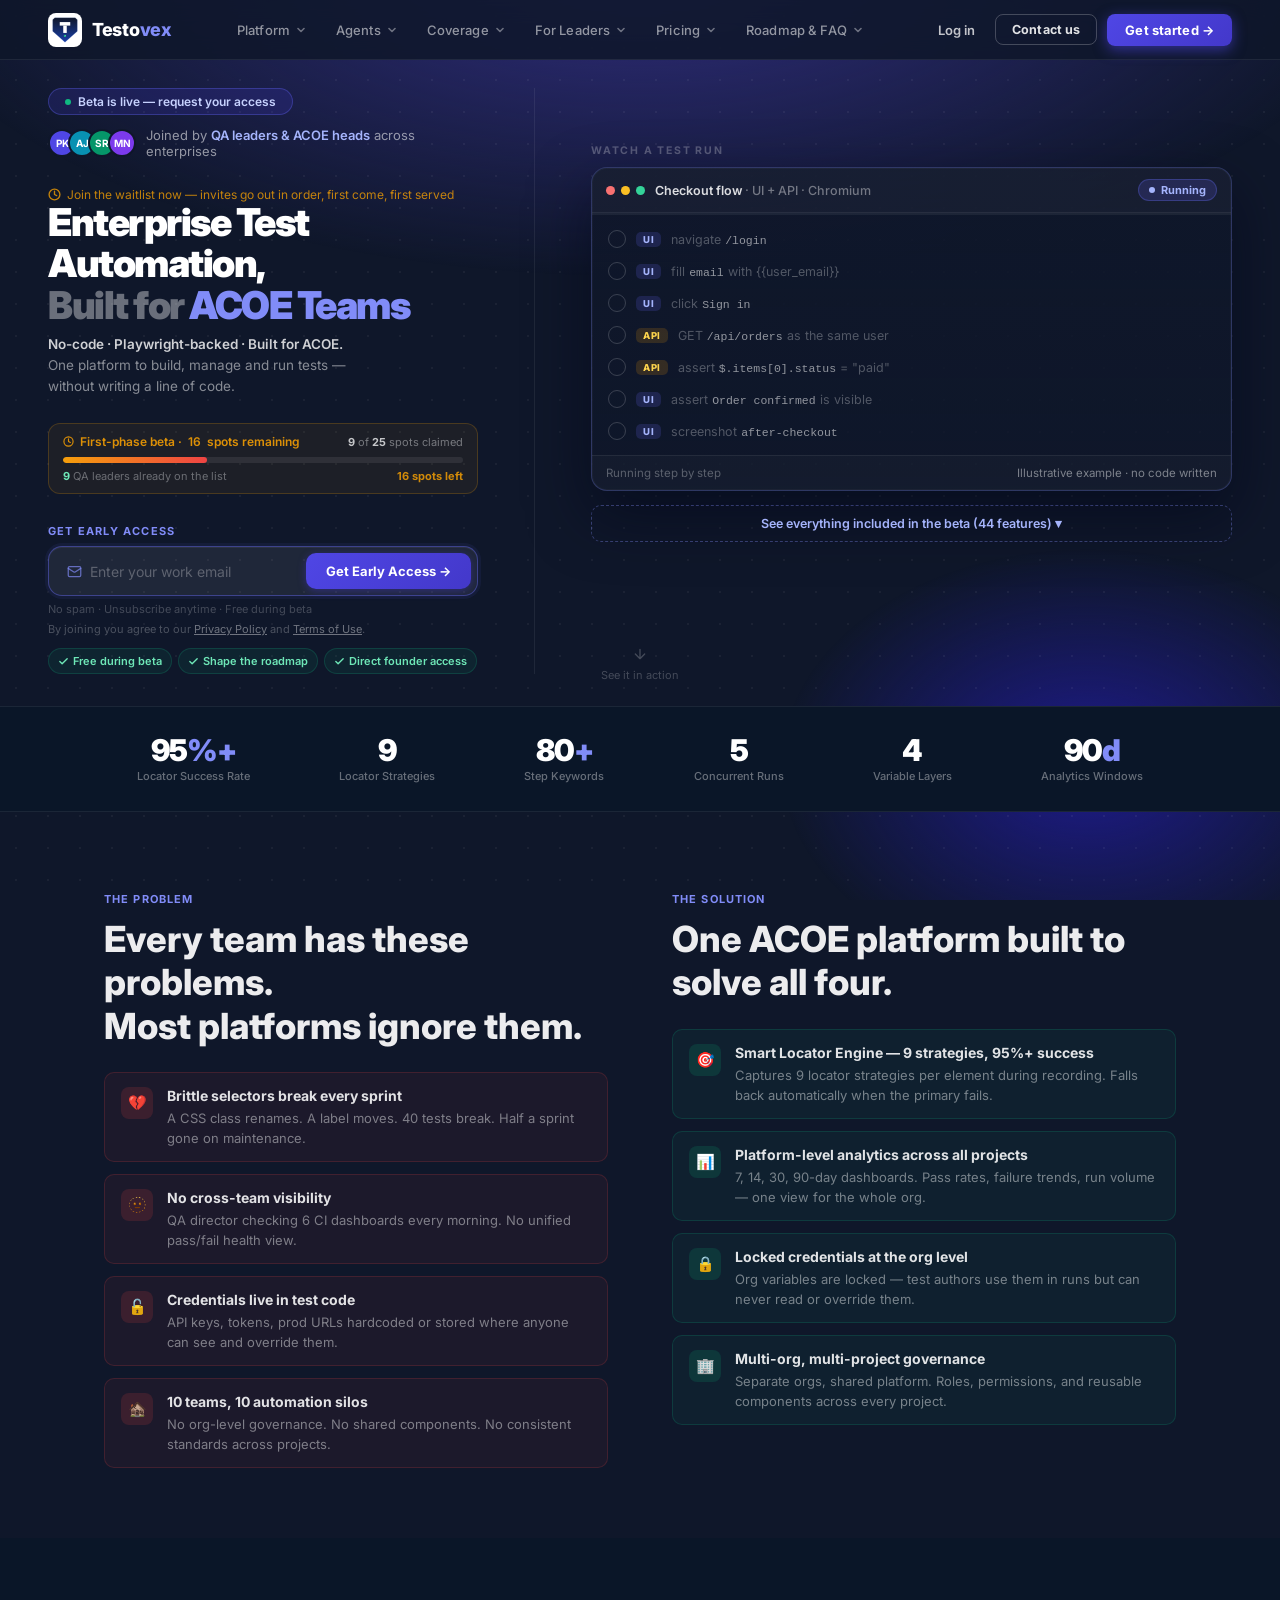
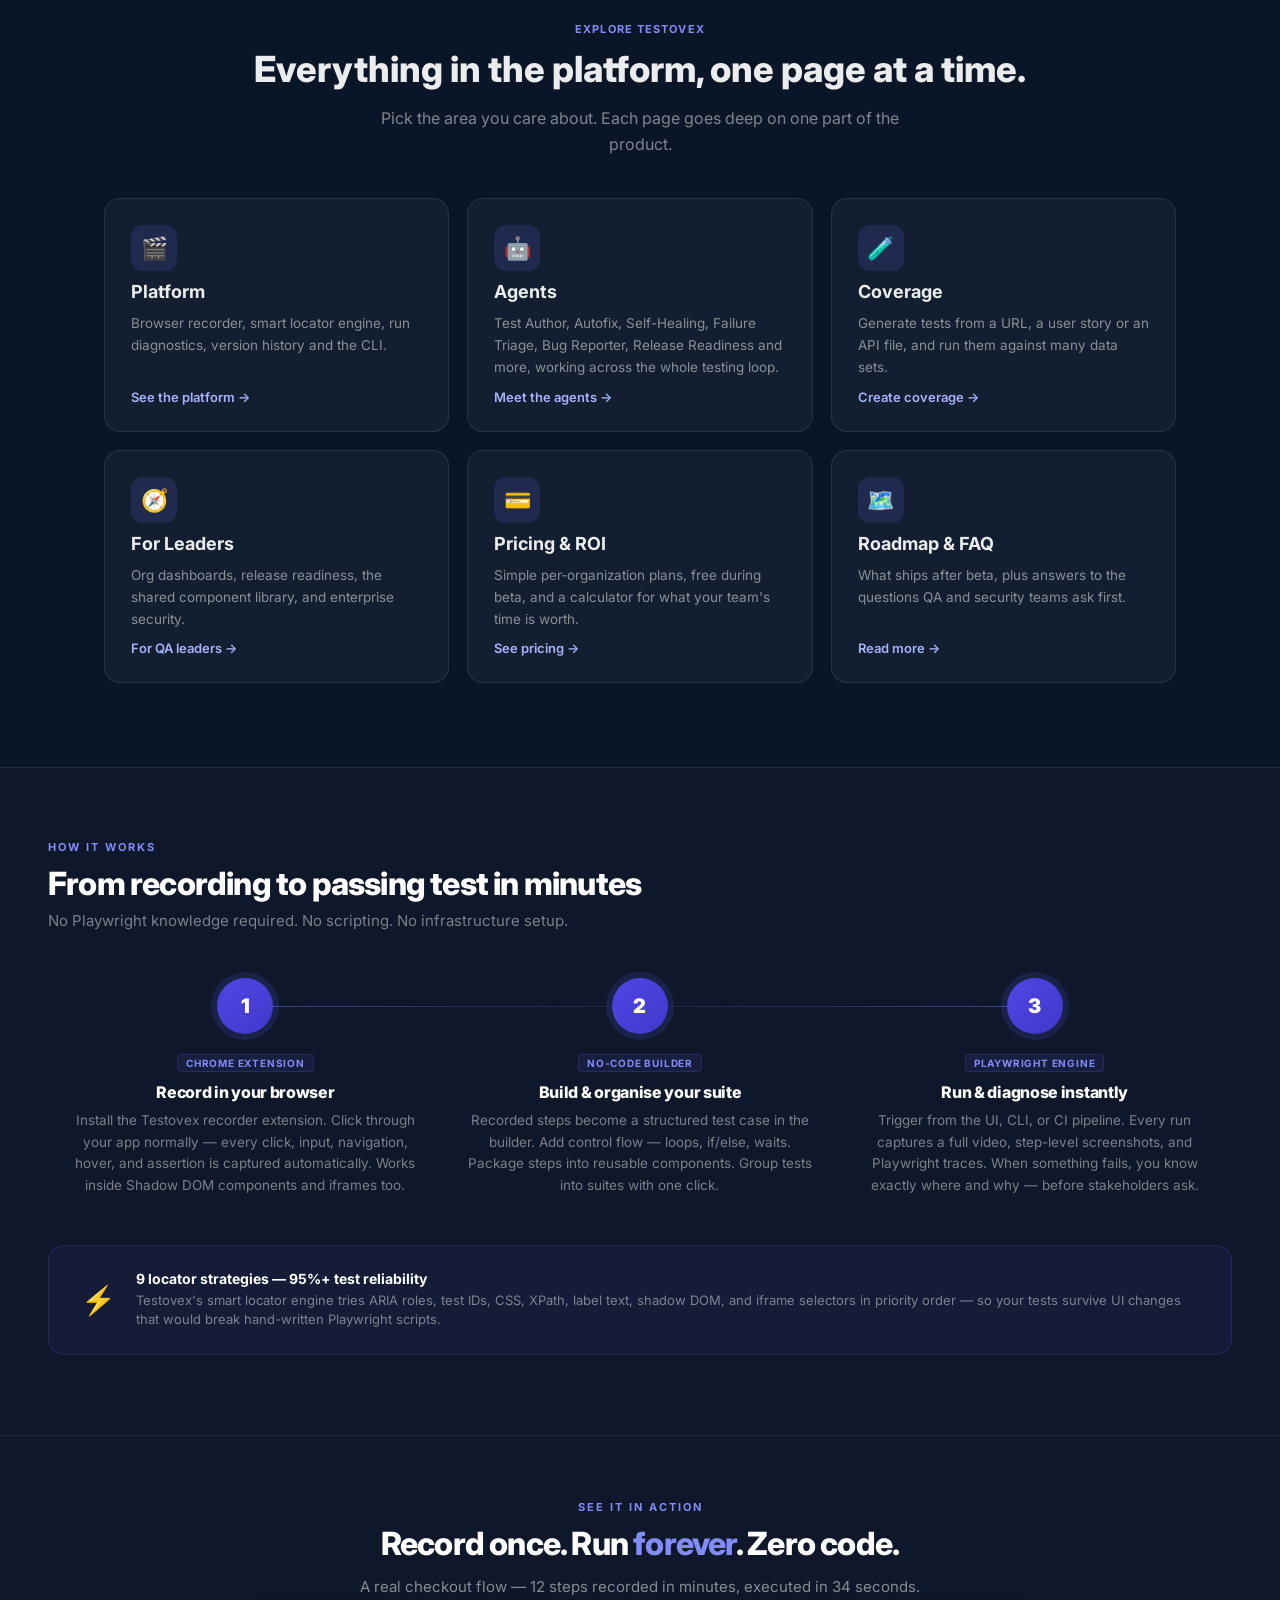
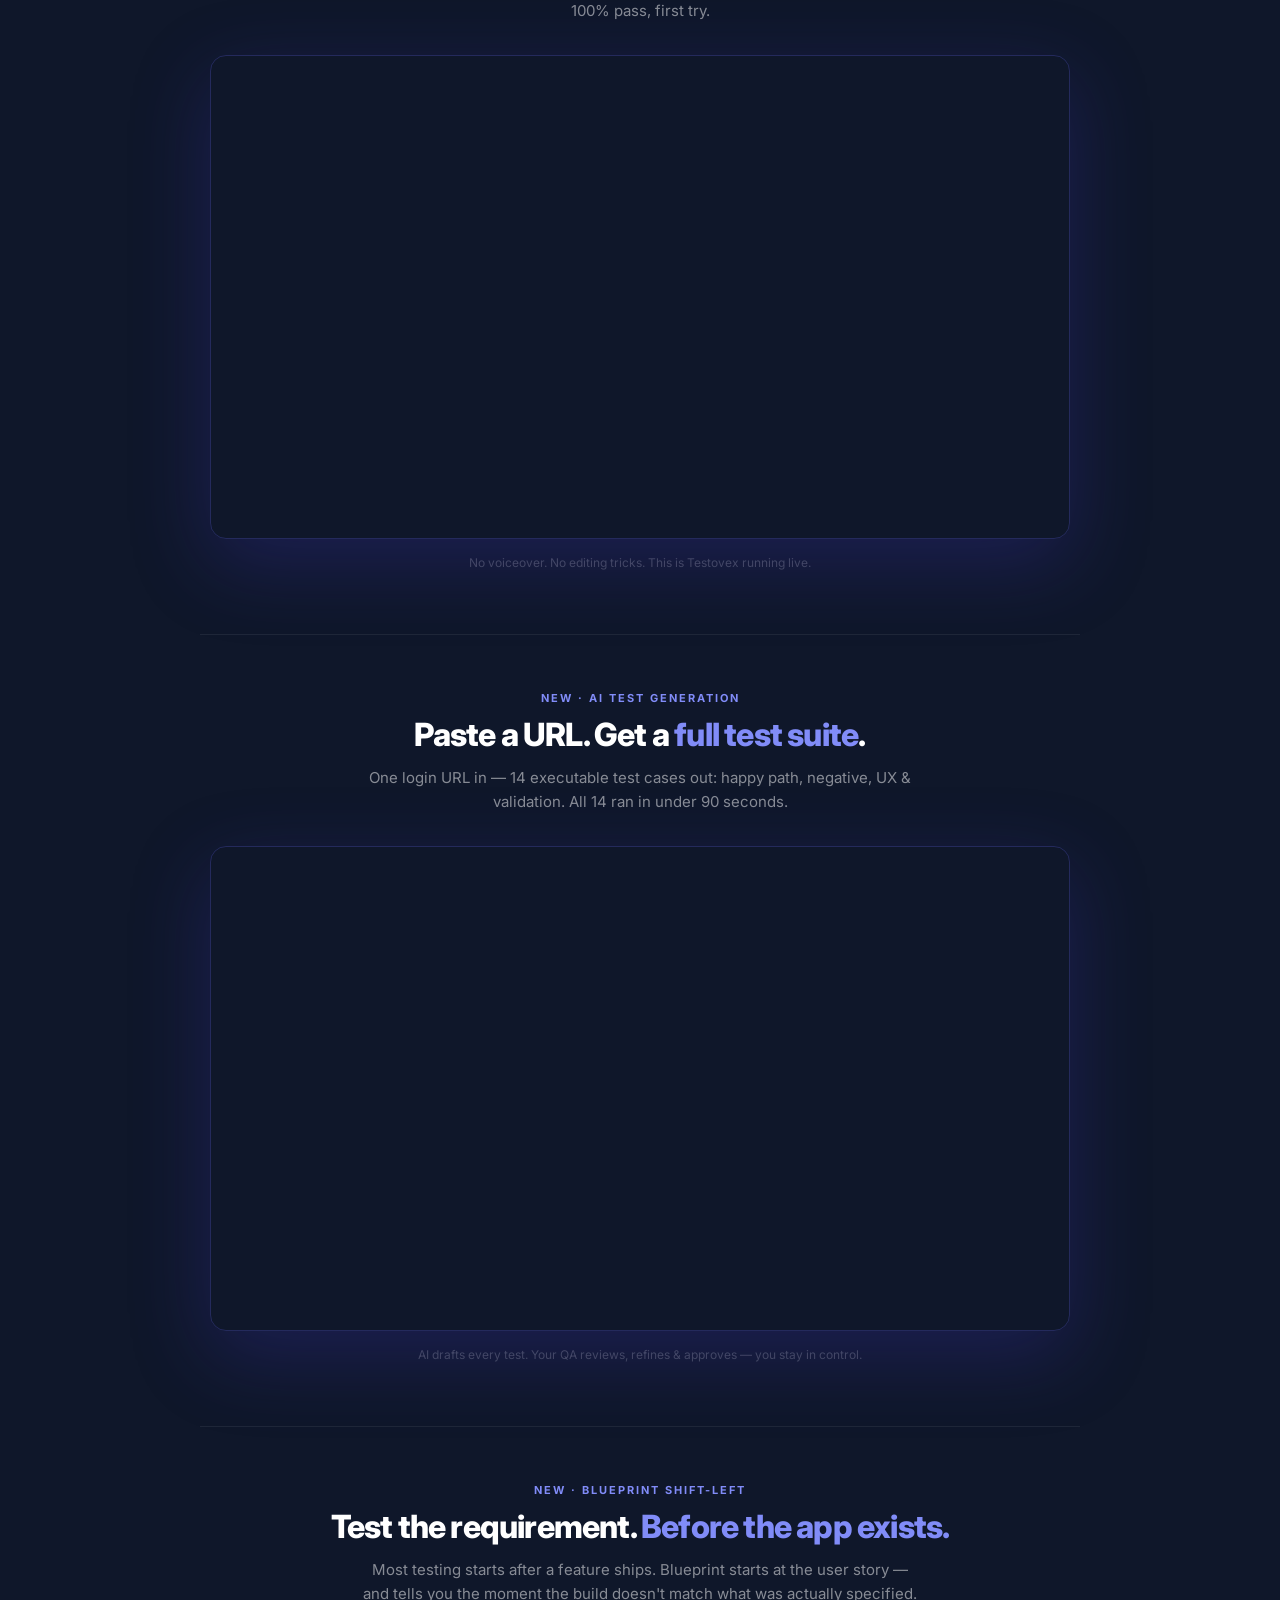
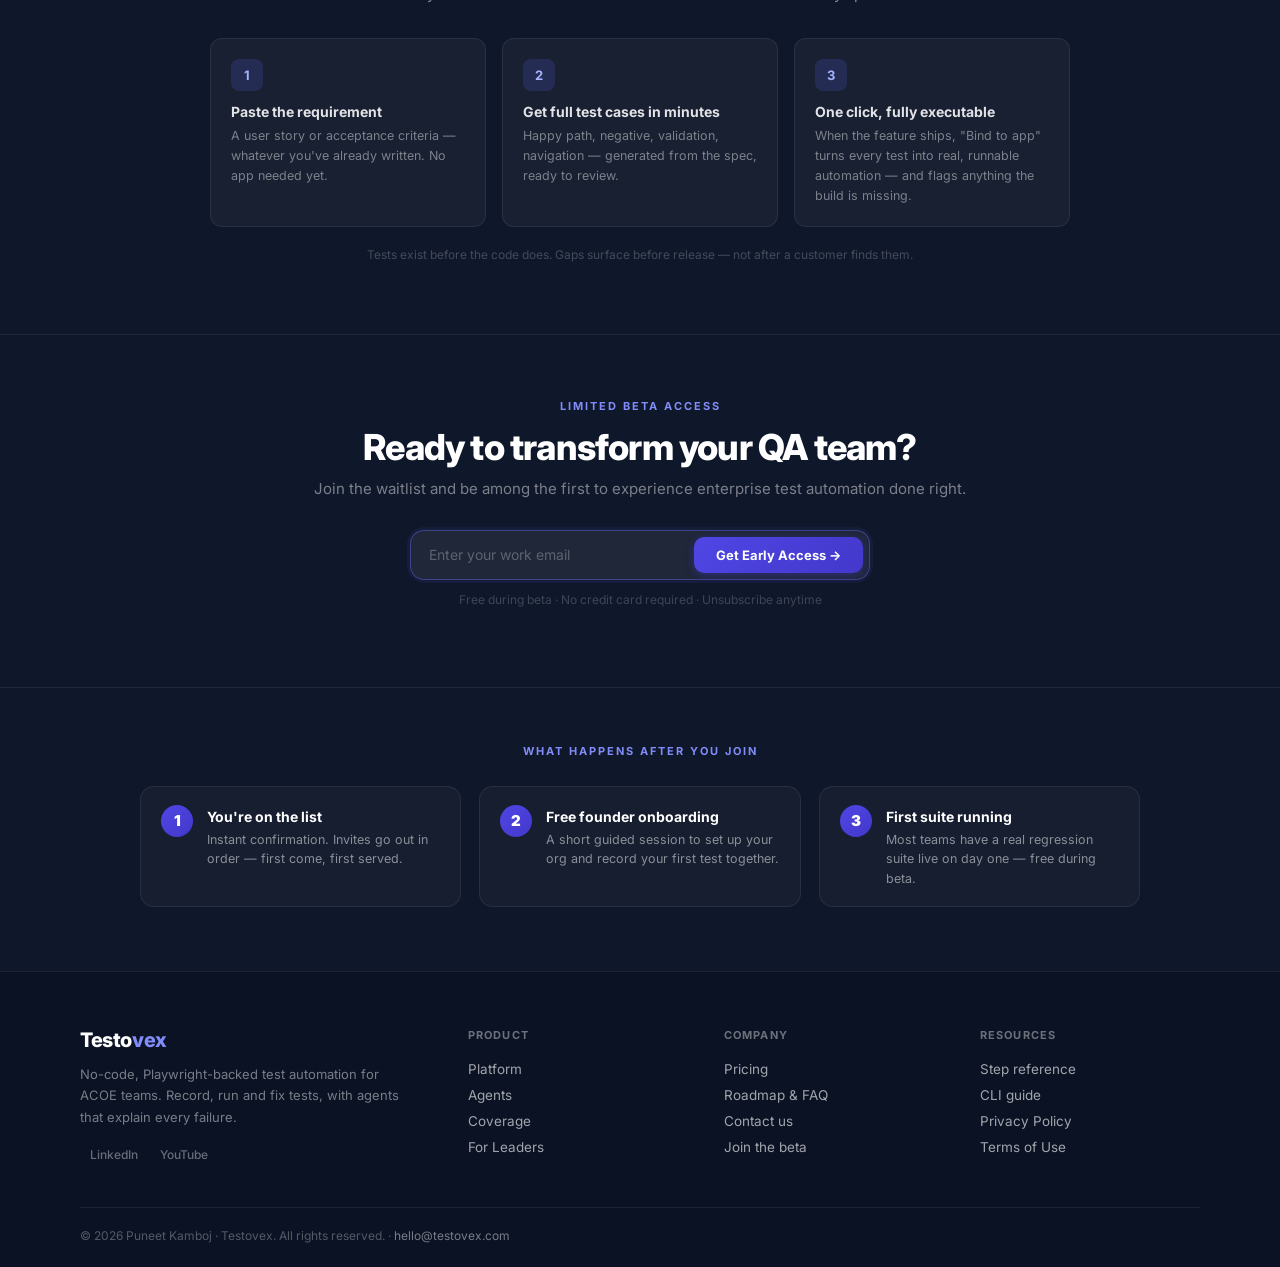
<file: index.html>
<!DOCTYPE html>
<html lang="en">
<head>
  <meta charset="UTF-8" />
  <meta name="viewport" content="width=device-width, initial-scale=1.0" />
  <title>Testovex — Enterprise Test Automation for ACOE Teams</title>
  <meta name="description" content="Enterprise test automation platform. No-code, Playwright-backed, built for ACOE teams. Now in beta — free while we're in beta. Request access." />

  <!-- Open Graph / LinkedIn / Facebook -->
  <meta property="og:type"        content="website" />
  <meta property="og:url"         content="https://testovex.com" />
  <meta property="og:title"       content="Testovex — Enterprise Test Automation for ACOE Teams" />
  <meta property="og:description" content="Enterprise test automation platform. No-code, Playwright-backed, built for ACOE teams. Now in beta — free while we're in beta. Request access." />
  <meta property="og:image"       content="https://testovex.com/og-image.png" />
  <meta property="og:image:width"  content="1200" />
  <meta property="og:image:height" content="630" />
  <meta property="og:site_name"   content="Testovex" />

  <!-- Twitter / X Card -->
  <meta name="twitter:card"        content="summary_large_image" />
  <meta name="twitter:site"        content="@testovex" />
  <meta name="twitter:title"       content="Testovex — Enterprise Test Automation for ACOE Teams" />
  <meta name="twitter:description" content="Enterprise test automation platform. No-code, Playwright-backed, built for ACOE teams. Now in beta — free while we're in beta. Request access." />
  <meta name="twitter:image"       content="https://testovex.com/og-image.png" />

  <link rel="canonical" href="https://testovex.com" />
  <link rel="icon" type="image/x-icon" href="favicon.ico" />
  <link rel="icon" type="image/png" sizes="32x32" href="favicon-32.png" />
  <link rel="icon" type="image/png" sizes="16x16" href="favicon-16.png" />
  <link rel="apple-touch-icon" sizes="180x180" href="apple-touch-icon.png" />
  <link rel="preconnect" href="https://fonts.googleapis.com" />
  <link rel="preconnect" href="https://fonts.gstatic.com" crossorigin />
  <link href="https://fonts.googleapis.com/css2?family=Inter:wght@400;500;600;700;800;900&family=JetBrains+Mono:wght@400;500&display=swap" rel="stylesheet" />
  <link rel="stylesheet" href="assets/site.css?v=46d84218" />
</head>
<body>

<!-- Background -->
<div class="bg"></div>

<nav>
  <a class="nav-logo" href="/">
    <div class="nav-logo-icon">
      <svg width="28" height="28" viewBox="0 0 400 400" xmlns="http://www.w3.org/2000/svg">
        <defs>
          <linearGradient id="sg" x1="0" y1="0" x2="0" y2="1">
            <stop offset="0%" stop-color="#0F172A"/>
            <stop offset="100%" stop-color="#1A3FAA"/>
          </linearGradient>
        </defs>
        <polygon points="54,24 346,24 376,54 376,218 200,376 24,218 24,54" fill="url(#sg)"/>
        <polygon points="54,24 346,24 376,54 376,218 200,376 24,218 24,54" fill="none" stroke="#6384D4" stroke-width="4" stroke-opacity="0.6"/>
        <rect x="125" y="87" width="150" height="50" fill="white"/>
        <rect x="175" y="137" width="50" height="105" fill="white"/>
        <circle cx="200" cy="284" r="16" fill="#10B981"/>
        <polyline points="192,284 198,291 210,275" fill="none" stroke="white" stroke-width="3.5" stroke-linecap="round" stroke-linejoin="round"/>
      </svg>
    </div>
    <span class="nav-logo-name">Testo<span>vex</span></span>
  </a>
  <div class="lp-nav-links" id="lpNavLinks">
    <div class="lp-dd">
      <a class="lp-dd-btn" href="/platform" aria-haspopup="true">Platform <svg width="10" height="10" viewBox="0 0 10 10" aria-hidden="true"><path d="M2 3.5l3 3 3-3" fill="none" stroke="currentColor" stroke-width="1.6" stroke-linecap="round" stroke-linejoin="round"/></svg></a>
      <div class="lp-dd-menu" role="menu">
        <a href="/#demo" role="menuitem"><b>See it in action</b><span>Watch a real test run, start to finish</span></a>
        <a href="/platform#features" role="menuitem"><b>All features</b><span>Everything in the beta, at a glance</span></a>
        <a href="/platform#recorder" role="menuitem"><b>Smart recorder</b><span>Click through your app, get a smart-locator test</span></a>
        <a href="/platform#locator" role="menuitem"><b>Smart locator engine</b><span>9 strategies, tests survive UI change</span></a>
        <a href="/platform#recording" role="menuitem"><b>Run diagnostics</b><span>Video, screenshots and traces</span></a>
        <a href="/platform#collaboration" role="menuitem"><b>Version history</b><span>Rollback and project milestones</span></a>
        <a href="/platform#cli" role="menuitem"><b>CLI &amp; CI/CD</b><span>Run from any pipeline</span></a>
      </div>
    </div>
    <div class="lp-dd">
      <a class="lp-dd-btn" href="/agents" aria-haspopup="true">Agents <svg width="10" height="10" viewBox="0 0 10 10" aria-hidden="true"><path d="M2 3.5l3 3 3-3" fill="none" stroke="currentColor" stroke-width="1.6" stroke-linecap="round" stroke-linejoin="round"/></svg></a>
      <div class="lp-dd-menu" role="menu">
        <a href="/agents#agents" role="menuitem"><b>All agents</b><span>What runs on every test run</span></a>
        <a href="/agents#a-author" role="menuitem"><b>Test Author</b><span>Tests from Jira stories and API specs</span></a>
        <a href="/agents#a-autofix" role="menuitem"><b>Autofix</b><span>Apply, re-run, keep only if it passes</span></a>
        <a href="/agents#a-heal" role="menuitem"><b>Self-Healing</b><span>A new locator proposed from the live page</span></a>
        <a href="/agents#a-triage" role="menuitem"><b>Failure Triage</b><span>Why each test failed, sorted automatically</span></a>
        <a href="/agents#a-bugs" role="menuitem"><b>Bug Reporter</b><span>Jira bugs drafted for your approval</span></a>
        <a href="/agents#a-release" role="menuitem"><b>Release Readiness</b><span>A go/no-go for every project</span></a>
        <a href="/agents#a-flaky" role="menuitem"><b>Flaky detection &amp; quarantine</b><span>Unreliable tests flagged, builds trusted</span></a>
        <a href="/agents#a-inbox" role="menuitem"><b>Agent Inbox</b><span>Everything needing a human, in one place</span></a>
        <a href="/agents#a-live" role="menuitem"><b>Agents Live</b><span>Watch the agents work on every run</span></a>
        <a href="/agents#a-doctor" role="menuitem"><b>Environment Doctor</b><span>Checks your app is up before a run</span></a>
        <a href="/agents#a-ask" role="menuitem"><b>Ask Your Tests</b><span>Plain-English questions about your tests</span></a>
        <a href="/agents#a-time" role="menuitem"><b>Time Saved</b><span>Hours the agents gave back</span></a>
      </div>
    </div>
    <div class="lp-dd">
      <a class="lp-dd-btn" href="/coverage" aria-haspopup="true">Coverage <svg width="10" height="10" viewBox="0 0 10 10" aria-hidden="true"><path d="M2 3.5l3 3 3-3" fill="none" stroke="currentColor" stroke-width="1.6" stroke-linecap="round" stroke-linejoin="round"/></svg></a>
      <div class="lp-dd-menu" role="menu">
        <a href="/coverage#generate" role="menuitem"><b>Generate your way</b><span>UI, API or both: generate, record or build</span></a>
        <a href="/coverage#g-ui" role="menuitem"><b>No-code UI journeys</b><span>Record, generate or build browser flows</span></a>
        <a href="/coverage#g-api" role="menuitem"><b>No-code API checks</b><span>curl, Postman or OpenAPI in, tests out</span></a>
        <a href="/coverage#g-mix" role="menuitem"><b>Full-stack journeys</b><span>UI + API in one test case</span></a>
        <a href="/coverage#f-data" role="menuitem"><b>Data-driven runs</b><span>One flow, many rows: CSV, Excel, JSON or generated</span></a>
        <a href="/coverage#f-blueprint" role="menuitem"><b>AI scenarios from requirements</b><span>Blueprint: AI drafts automation from a user story</span></a>
        <a href="/coverage#f-url" role="menuitem"><b>AI from any URL</b><span>Paste a page, AI drafts wider coverage</span></a>
      </div>
    </div>
    <div class="lp-dd">
      <a class="lp-dd-btn" href="/leaders" aria-haspopup="true">For Leaders <svg width="10" height="10" viewBox="0 0 10 10" aria-hidden="true"><path d="M2 3.5l3 3 3-3" fill="none" stroke="currentColor" stroke-width="1.6" stroke-linecap="round" stroke-linejoin="round"/></svg></a>
      <div class="lp-dd-menu" role="menu">
        <a href="/leaders#org-demo" role="menuitem"><b>Org dashboards</b><span>Release readiness, automation value, failures</span></a>
        <a href="/leaders#f-library" role="menuitem"><b>Component library</b><span>One approved flow, shared by every project</span></a>
        <a href="/leaders#security" role="menuitem"><b>Security &amp; governance</b><span>Isolation, roles and locked credentials</span></a>
      </div>
    </div>
    <div class="lp-dd">
      <a class="lp-dd-btn" href="/pricing" aria-haspopup="true">Pricing <svg width="10" height="10" viewBox="0 0 10 10" aria-hidden="true"><path d="M2 3.5l3 3 3-3" fill="none" stroke="currentColor" stroke-width="1.6" stroke-linecap="round" stroke-linejoin="round"/></svg></a>
      <div class="lp-dd-menu" role="menu">
        <a href="/pricing#pricing" role="menuitem"><b>Plans</b><span>Starter, Team, Business and Enterprise</span></a>
        <a href="/pricing#roi" role="menuitem"><b>ROI calculator</b><span>What your QA team's time is worth</span></a>
      </div>
    </div>
    <div class="lp-dd">
      <a class="lp-dd-btn" href="/roadmap" aria-haspopup="true">Roadmap &amp; FAQ <svg width="10" height="10" viewBox="0 0 10 10" aria-hidden="true"><path d="M2 3.5l3 3 3-3" fill="none" stroke="currentColor" stroke-width="1.6" stroke-linecap="round" stroke-linejoin="round"/></svg></a>
      <div class="lp-dd-menu" role="menu">
        <a href="/roadmap#roadmap" role="menuitem"><b>Roadmap</b><span>What is coming after beta</span></a>
        <a href="/roadmap#faq" role="menuitem"><b>FAQ</b><span>Questions QA leaders and security teams ask</span></a>
        <a href="https://app.testovex.com/docs/steps/" role="menuitem"><b>Step reference</b><span>Every step type, with examples</span></a>
        <a href="https://app.testovex.com/docs/cli/" role="menuitem"><b>CLI guide</b><span>Install, run, JUnit reports and CI tokens</span></a>
      </div>
    </div>
  </div>
  <div class="nav-actions">
    <a class="nav-login" href="https://app.testovex.com/login">Log in</a>
    <a class="nav-btn nav-contact" href="mailto:hello@testovex.com?subject=Testovex%20Inquiry">Contact us</a>
    <a class="nav-btn nav-cta" href="#beta">Get started <span aria-hidden="true">→</span></a>
    <button type="button" class="nav-burger" id="navBurger" aria-label="Open menu" aria-expanded="false" aria-controls="lpMobile">
      <span></span><span></span><span></span>
    </button>
  </div>
  <div class="lp-mobile" id="lpMobile" hidden>
    <div class="lp-m-group">Platform</div>
    <a href="/#demo">See it in action</a>
    <a href="/platform#features">All features</a>
    <a href="/platform#recorder">Smart recorder</a>
    <a href="/platform#locator">Smart locator engine</a>
    <a href="/platform#recording">Run diagnostics</a>
    <a href="/platform#collaboration">Version history</a>
    <a href="/platform#cli">CLI &amp; CI/CD</a>
    <div class="lp-m-group">Agents</div>
    <a href="/agents#agents">All agents</a>
    <a href="/agents#a-author">Test Author</a>
    <a href="/agents#a-autofix">Autofix</a>
    <a href="/agents#a-heal">Self-Healing</a>
    <a href="/agents#a-triage">Failure Triage</a>
    <a href="/agents#a-bugs">Bug Reporter</a>
    <a href="/agents#a-release">Release Readiness</a>
    <a href="/agents#a-flaky">Flaky detection &amp; quarantine</a>
    <a href="/agents#a-inbox">Agent Inbox</a>
    <a href="/agents#a-live">Agents Live</a>
    <a href="/agents#a-doctor">Environment Doctor</a>
    <a href="/agents#a-ask">Ask Your Tests</a>
    <a href="/agents#a-time">Time Saved</a>
    <div class="lp-m-group">Coverage</div>
    <a href="/coverage#generate">Generate your way</a>
    <a href="/coverage#g-ui">No-code UI journeys</a>
    <a href="/coverage#g-api">No-code API checks</a>
    <a href="/coverage#g-mix">Full-stack journeys</a>
    <a href="/coverage#f-data">Data-driven runs</a>
    <a href="/coverage#f-blueprint">AI scenarios from requirements</a>
    <a href="/coverage#f-url">AI from any URL</a>
    <div class="lp-m-group">For Leaders</div>
    <a href="/leaders#org-demo">Org dashboards</a>
    <a href="/leaders#f-library">Component library</a>
    <a href="/leaders#security">Security &amp; governance</a>
    <div class="lp-m-group">More</div>
    <a href="/pricing#pricing">Pricing</a>
    <a href="/pricing#roi">ROI calculator</a>
    <a href="/roadmap#roadmap">Roadmap</a>
    <a href="/roadmap#faq">FAQ</a>
    <a href="https://app.testovex.com/docs/steps/">Step reference</a>
    <a href="https://app.testovex.com/docs/cli/">CLI guide</a>
    <div class="lp-m-actions">
      <a class="nav-btn nav-cta" href="#beta">Get started →</a>
      <a class="lp-m-login" href="https://app.testovex.com/login">Log in</a>
      <a class="lp-m-login" href="mailto:hello@testovex.com?subject=Testovex%20Inquiry">Contact us</a>
    </div>
  </div>
</nav>

<main>
<section class="hero">

  <!-- Left: headline + form -->
  <div class="hero-left">

    <div class="status">
      <span class="status-dot"></span>
      Beta is live — request your access
    </div>

    <h1>
      Enterprise Test<br/>
      Automation,<br/>
      <span class="muted">Built for</span> <span class="accent">ACOE Teams</span>
    </h1>

    <!-- Social proof -->
    <div class="social-proof">
      <div class="sp-avatars">
        <div class="sp-avatar" style="background:#4F46E5">PK</div>
        <div class="sp-avatar" style="background:#0891B2">AJ</div>
        <div class="sp-avatar" style="background:#059669">SR</div>
        <div class="sp-avatar" style="background:#7C3AED">MN</div>
      </div>
      <span class="sp-text">Joined by <strong>QA leaders & ACOE heads</strong> across enterprises</span>
    </div>

    <p class="sub">
      <strong>No-code · Playwright-backed · Built for ACOE.</strong><br/>
      One platform to build, manage and run tests —<br/>without writing a line of code.
    </p>

    <!-- Beta perks -->
    <div class="beta-perks">
      <span class="perk">
        <svg width="11" height="11" viewBox="0 0 24 24" fill="none" stroke="currentColor" stroke-width="3" stroke-linecap="round" stroke-linejoin="round"><polyline points="20 6 9 17 4 12"/></svg>
        Free during beta
      </span>
      <span class="perk">
        <svg width="11" height="11" viewBox="0 0 24 24" fill="none" stroke="currentColor" stroke-width="3" stroke-linecap="round" stroke-linejoin="round"><polyline points="20 6 9 17 4 12"/></svg>
        Shape the roadmap
      </span>
      <span class="perk">
        <svg width="11" height="11" viewBox="0 0 24 24" fill="none" stroke="currentColor" stroke-width="3" stroke-linecap="round" stroke-linejoin="round"><polyline points="20 6 9 17 4 12"/></svg>
        Direct founder access
      </span>
    </div>

    <div class="form-wrap">
      <div class="form-label">Get early access</div>
      <form class="form" id="waitlistForm">
        <span class="form-icon">
          <svg width="15" height="15" viewBox="0 0 24 24" fill="none" stroke="currentColor" stroke-width="2" stroke-linecap="round" stroke-linejoin="round"><rect x="2" y="4" width="20" height="16" rx="2"/><path d="m22 7-8.97 5.7a1.94 1.94 0 0 1-2.06 0L2 7"/></svg>
        </span>
        <input type="email" id="emailInput" placeholder="Enter your work email" required autocomplete="email" />
        <button type="submit">Get Early Access →</button>
      </form>
      <p class="form-note">No spam · Unsubscribe anytime · Free during beta</p>
      <p style="font-size:11px;color:rgba(255,255,255,0.25);margin-top:8px;text-align:center;">
        By joining you agree to our <a href="/privacy-policy" style="color:rgba(255,255,255,0.4);text-decoration:underline;">Privacy Policy</a> and <a href="/terms-of-use" style="color:rgba(255,255,255,0.4);text-decoration:underline;">Terms of Use</a>.
      </p>
    </div>

    <div class="urgency">
      <svg width="13" height="13" viewBox="0 0 24 24" fill="none" stroke="currentColor" stroke-width="2.5" stroke-linecap="round" stroke-linejoin="round"><circle cx="12" cy="12" r="10"/><polyline points="12 6 12 12 16 14"/></svg>
      Join the waitlist now — invites go out in order, first come, first served
    </div>

    <!-- Waitlist spot counter — count is pulled live from GET /api/waitlist/count -->
    <div class="spot-counter" id="spotCounter">
      <div class="spot-counter-top">
        <div class="spot-counter-label">
          <svg width="11" height="11" viewBox="0 0 24 24" fill="none" stroke="currentColor" stroke-width="2.5" stroke-linecap="round" stroke-linejoin="round"><circle cx="12" cy="12" r="10"/><polyline points="12 6 12 12 16 14"/></svg>
          First-phase beta · <span id="spotsRemainingLabel"></span> spots remaining
        </div>
        <div class="spot-counter-nums"><strong id="joinedCount"></strong> of <strong id="totalCount"></strong> spots claimed</div>
      </div>
      <div class="spot-bar-bg">
        <div class="spot-bar-fill" id="spotBarFill"></div>
      </div>
      <div class="spot-counter-bottom">
        <div class="spot-joined"><strong id="joinedCountBottom"></strong> QA leaders already on the list</div>
        <div class="spot-remaining" id="spotRemaining"></div>
      </div>
    </div>

    <div class="success-msg" id="successMsg">
      <svg viewBox="0 0 24 24" fill="none" stroke="currentColor" stroke-width="2.5" width="16" height="16"><polyline points="20 6 9 17 4 12"/></svg>
      You're on the list! We'll review and send your invite soon.
    </div>
    <div class="success-msg" id="alreadyMsg" style="background:rgba(99,102,241,0.1);border-color:rgba(99,102,241,0.3);color:#C7D2FE;">
      <svg viewBox="0 0 24 24" fill="none" stroke="currentColor" stroke-width="2.5" width="16" height="16"><circle cx="12" cy="12" r="10"/><path d="M12 8v4m0 4h.01"/></svg>
      This email is already on the waitlist!
    </div>

  </div>

  <!-- Divider -->
  <div class="col-divider"></div>

  <!-- Right: feature grid -->
  <div class="hero-right">
    <p class="features-label">Watch a test run</p>
    <div class="lr-card" id="lrCard" aria-label="Animated example of a UI plus API test running">
      <div class="lr-bar">
        <div class="lr-dots"><i></i><i></i><i></i></div>
        <div class="lr-title">Checkout flow <span>· UI + API · Chromium</span></div>
        <span class="lr-chip" id="lrChip">Running</span>
      </div>
      <div class="lr-progress"><i id="lrProg"></i></div>
      <ul class="lr-steps" id="lrSteps"></ul>
      <div class="lr-foot"><span class="lr-sum" id="lrSum">Running step by step</span><span>Illustrative example · no code written</span></div>
    </div>
    <details class="feat-more">
      <summary><span class="fm-open">See everything included in the beta (44 features) ▾</span><span class="fm-close">Hide the full feature list ▴</span></summary>
    <div class="feature-grid">
      <div class="feat"><span class="feat-icon">📐</span><span class="feat-content"><span class="feat-label">Blueprint Shift-Left</span><span class="feat-desc">Test cases from a requirement, before the app is built</span></span></div>
      <div class="feat"><span class="feat-icon">🔗</span><span class="feat-content"><span class="feat-label">Generate from URL</span><span class="feat-desc">Paste a page, get a full test suite in minutes</span></span></div>
      <div class="feat"><span class="feat-icon">🔌</span><span class="feat-content"><span class="feat-label">API Testing</span><span class="feat-desc">Import curl, Postman or OpenAPI. No code</span></span></div>
      <div class="feat"><span class="feat-icon">🔀</span><span class="feat-content"><span class="feat-label">UI + API in One Test</span><span class="feat-desc">Web and API steps in the same test case</span></span></div>
      <div class="feat"><span class="feat-icon">🎯</span><span class="feat-content"><span class="feat-label">Smart Locator Engine</span><span class="feat-desc">9 strategies, 95%+ success rate</span></span></div>
      <div class="feat"><span class="feat-icon">🎬</span><span class="feat-content"><span class="feat-label">Browser Recorder</span><span class="feat-desc">Click to test case in minutes</span></span></div>
      <div class="feat"><span class="feat-icon">🌑</span><span class="feat-content"><span class="feat-label">Shadow DOM Support</span><span class="feat-desc">Records &amp; runs inside web components</span></span></div>
      <div class="feat"><span class="feat-icon">🖼️</span><span class="feat-content"><span class="feat-label">iframe Recording</span><span class="feat-desc">Captures clicks inside same-origin frames</span></span></div>
      <div class="feat"><span class="feat-icon">🌊</span><span class="feat-content"><span class="feat-label">Control Flow Engine</span><span class="feat-desc">Loops, if/else, break — no code</span></span></div>
      <div class="feat"><span class="feat-icon">🏗️</span><span class="feat-content"><span class="feat-label">Reusable Components</span><span class="feat-desc">Write once, use across all tests</span></span></div>
      <div class="feat"><span class="feat-icon">🏛️</span><span class="feat-content"><span class="feat-label">Org Component Library</span><span class="feat-desc">Shared flows across every project</span></span></div>
      <div class="feat"><span class="feat-icon">✅</span><span class="feat-content"><span class="feat-label">Admin-Approved Sharing</span><span class="feat-desc">Editors submit, org admins approve</span></span></div>
      <div class="feat"><span class="feat-icon">🔢</span><span class="feat-content"><span class="feat-label">Versioned Components</span><span class="feat-desc">Teams run published versions only</span></span></div>
      <div class="feat"><span class="feat-icon">🔍</span><span class="feat-content"><span class="feat-label">Impact Preview</span><span class="feat-desc">See affected tests before approving</span></span></div>
      <div class="feat"><span class="feat-icon">📊</span><span class="feat-content"><span class="feat-label">Analytics &amp; Reports</span><span class="feat-desc">7/14/30/90-day cross-org views</span></span></div>
      <div class="feat"><span class="feat-icon">🧭</span><span class="feat-content"><span class="feat-label">Executive Scorecard</span><span class="feat-desc">Pass rate, risks and trends on one page</span></span></div>
      <div class="feat"><span class="feat-icon">👤</span><span class="feat-content"><span class="feat-label">Project Manager View</span><span class="feat-desc">Runs, suites and risks for one project</span></span></div>
      <div class="feat"><span class="feat-icon">🩺</span><span class="feat-content"><span class="feat-label">Failure Analysis</span><span class="feat-desc">Failures grouped by common cause</span></span></div>
      <div class="feat"><span class="feat-icon">⏱️</span><span class="feat-content"><span class="feat-label">Time to Fix</span><span class="feat-desc">How long a failing test stays broken</span></span></div>
      <div class="feat"><span class="feat-icon">🎥</span><span class="feat-content"><span class="feat-label">Run Recordings</span><span class="feat-desc">Video, screenshots &amp; traces</span></span></div>
      <div class="feat"><span class="feat-icon">🔐</span><span class="feat-content"><span class="feat-label">4-Layer Variables</span><span class="feat-desc">Locked org creds, runtime profiles</span></span></div>
      <div class="feat"><span class="feat-icon">🔒</span><span class="feat-content"><span class="feat-label">Multi-Tenant RBAC</span><span class="feat-desc">Org isolation, role governance</span></span></div>
      <div class="feat"><span class="feat-icon">📜</span><span class="feat-content"><span class="feat-label">Version History</span><span class="feat-desc">50-version rollback per entity</span></span></div>
      <div class="feat"><span class="feat-icon">🤝</span><span class="feat-content"><span class="feat-label">Conflict Detection</span><span class="feat-desc">Safe multi-user editing, no overwrites</span></span></div>
      <div class="feat"><span class="feat-icon">🔀</span><span class="feat-content"><span class="feat-label">Parallel Execution</span><span class="feat-desc">5 concurrent runs, no bottlenecks</span></span></div>
      <div class="feat"><span class="feat-icon">💻</span><span class="feat-content"><span class="feat-label">CLI + CI/CD</span><span class="feat-desc">Trigger from any pipeline or terminal</span></span></div>
      <div class="feat"><span class="feat-icon">🖱️</span><span class="feat-content"><span class="feat-label">Hover &amp; Tooltip</span><span class="feat-desc">Validate tooltips &amp; hover states</span></span></div>
      <div class="feat"><span class="feat-icon">🏁</span><span class="feat-content"><span class="feat-label">Project Milestones</span><span class="feat-desc">Commit &amp; restore full project state</span></span></div>
      <div class="feat"><span class="feat-icon">🗃️</span><span class="feat-content"><span class="feat-label">Test Data Management</span><span class="feat-desc">Datasets from CSV, Excel or JSON</span></span></div>
      <div class="feat"><span class="feat-icon">🎲</span><span class="feat-content"><span class="feat-label">Generated Test Data</span><span class="feat-desc">Fresh emails, names, dates on every run</span></span></div>
      <div class="feat"><span class="feat-icon">🔁</span><span class="feat-content"><span class="feat-label">Re-run with Same Data</span><span class="feat-desc">Reproduce a failure exactly</span></span></div>
      <div class="feat"><span class="feat-icon">⛔</span><span class="feat-content"><span class="feat-label">Stop on First Fail</span><span class="feat-desc">Skip the remaining rows when one fails</span></span></div>
      <div class="feat"><span class="feat-icon">🔎</span><span class="feat-content"><span class="feat-label">Failure Triage</span><span class="feat-desc">Every failure sorted by likely cause</span></span></div>
      <div class="feat"><span class="feat-icon">🩹</span><span class="feat-content"><span class="feat-label">Self-Healing</span><span class="feat-desc">Proposes a new locator from the live page</span></span></div>
      <div class="feat"><span class="feat-icon">🛠️</span><span class="feat-content"><span class="feat-label">Autofix</span><span class="feat-desc">Applies, re-runs, keeps only if it passes</span></span></div>
      <div class="feat"><span class="feat-icon">🎲</span><span class="feat-content"><span class="feat-label">Flaky Detection &amp; Quarantine</span><span class="feat-desc">Flag unreliable tests, keep builds honest</span></span></div>
      <div class="feat"><span class="feat-icon">🩺</span><span class="feat-content"><span class="feat-label">Environment Doctor</span><span class="feat-desc">Checks your app is up before a run</span></span></div>
      <div class="feat"><span class="feat-icon">⏱️</span><span class="feat-content"><span class="feat-label">Time Saved</span><span class="feat-desc">Hours the agents gave back</span></span></div>
      <div class="feat"><span class="feat-icon">📝</span><span class="feat-content"><span class="feat-label">Test Author</span><span class="feat-desc">Tests from Jira stories and API specs</span></span></div>
      <div class="feat"><span class="feat-icon">🐞</span><span class="feat-content"><span class="feat-label">Bug Reporter</span><span class="feat-desc">Jira bugs drafted for approval</span></span></div>
      <div class="feat"><span class="feat-icon">🚦</span><span class="feat-content"><span class="feat-label">Release Readiness</span><span class="feat-desc">A go/no-go per project</span></span></div>
      <div class="feat"><span class="feat-icon">📥</span><span class="feat-content"><span class="feat-label">Agent Inbox</span><span class="feat-desc">Everything needing a human, in one place</span></span></div>
      <div class="feat"><span class="feat-icon">📡</span><span class="feat-content"><span class="feat-label">Agents Live</span><span class="feat-desc">Watch the agents work</span></span></div>
      <div class="feat"><span class="feat-icon">💬</span><span class="feat-content"><span class="feat-label">Ask Your Tests</span><span class="feat-desc">Plain-English questions about your tests</span></span></div>
    </div>
    </details>
  </div>

  <!-- Scroll hint -->
  <a class="scroll-hint" href="#how-it-works">
    <svg width="16" height="16" viewBox="0 0 24 24" fill="none" stroke="currentColor" stroke-width="2" stroke-linecap="round" stroke-linejoin="round"><path d="M12 5v14M5 12l7 7 7-7"/></svg>
    See it in action
  </a>

</section>

<!-- ── Stats bar ── -->
<div class="lp-stats-bar">
  <div class="lp-container lp-stats-inner">
    <div class="lp-stat-item"><div class="lp-stat-val">95<span>%+</span></div><div class="lp-stat-lbl">Locator Success Rate</div></div>
    <div class="lp-stat-item"><div class="lp-stat-val">9</div><div class="lp-stat-lbl">Locator Strategies</div></div>
    <div class="lp-stat-item"><div class="lp-stat-val">80<span>+</span></div><div class="lp-stat-lbl">Step Keywords</div></div>
    <div class="lp-stat-item"><div class="lp-stat-val">5</div><div class="lp-stat-lbl">Concurrent Runs</div></div>
    <div class="lp-stat-item"><div class="lp-stat-val">4</div><div class="lp-stat-lbl">Variable Layers</div></div>
    <div class="lp-stat-item"><div class="lp-stat-val">90<span>d</span></div><div class="lp-stat-lbl">Analytics Windows</div></div>
  </div>
</div>

<section class="lp-problem">
  <div class="lp-container">
    <div class="lp-problem-inner">
      <div class="lp-fade">
        <div class="lp-sec-label">The Problem</div>
        <div class="lp-sec-title">Every team has these problems.<br>Most platforms ignore them.</div>
        <div class="lp-pain-list">
          <div class="lp-pain-item"><div class="lp-pain-icon">💔</div><div class="lp-pain-text"><strong>Brittle selectors break every sprint</strong><span>A CSS class renames. A label moves. 40 tests break. Half a sprint gone on maintenance.</span></div></div>
          <div class="lp-pain-item"><div class="lp-pain-icon">🫥</div><div class="lp-pain-text"><strong>No cross-team visibility</strong><span>QA director checking 6 CI dashboards every morning. No unified pass/fail health view.</span></div></div>
          <div class="lp-pain-item"><div class="lp-pain-icon">🔓</div><div class="lp-pain-text"><strong>Credentials live in test code</strong><span>API keys, tokens, prod URLs hardcoded or stored where anyone can see and override them.</span></div></div>
          <div class="lp-pain-item"><div class="lp-pain-icon">🏚️</div><div class="lp-pain-text"><strong>10 teams, 10 automation silos</strong><span>No org-level governance. No shared components. No consistent standards across projects.</span></div></div>
        </div>
      </div>
      <div class="lp-fade">
        <div class="lp-sec-label">The Solution</div>
        <div class="lp-sec-title">One ACOE platform built to solve all four.</div>
        <div class="lp-solution-list">
          <div class="lp-solution-item"><div class="lp-solution-icon">🎯</div><div class="lp-solution-text"><strong>Smart Locator Engine — 9 strategies, 95%+ success</strong><span>Captures 9 locator strategies per element during recording. Falls back automatically when the primary fails.</span></div></div>
          <div class="lp-solution-item"><div class="lp-solution-icon">📊</div><div class="lp-solution-text"><strong>Platform-level analytics across all projects</strong><span>7, 14, 30, 90-day dashboards. Pass rates, failure trends, run volume — one view for the whole org.</span></div></div>
          <div class="lp-solution-item"><div class="lp-solution-icon">🔒</div><div class="lp-solution-text"><strong>Locked credentials at the org level</strong><span>Org variables are locked — test authors use them in runs but can never read or override them.</span></div></div>
          <div class="lp-solution-item"><div class="lp-solution-icon">🏢</div><div class="lp-solution-text"><strong>Multi-org, multi-project governance</strong><span>Separate orgs, shared platform. Roles, permissions, and reusable components across every project.</span></div></div>
        </div>
      </div>
    </div>
  </div>
</section>


<section class="ex-section" id="explore">
  <div class="lp-container">
    <div class="ex-head lp-fade">
      <div class="lp-sec-label">Explore Testovex</div>
      <div class="lp-sec-title">Everything in the platform, one page at a time.</div>
      <p class="lp-sec-sub">Pick the area you care about. Each page goes deep on one part of the product.</p>
    </div>
    <div class="ex-grid">
      <a class="ex-card lp-fade" href="/platform"><div class="ex-ico">🎬</div><h3>Platform</h3><p>Browser recorder, smart locator engine, run diagnostics, version history and the CLI.</p><span class="ex-link">See the platform →</span></a>
      <a class="ex-card lp-fade" href="/agents"><div class="ex-ico">🤖</div><h3>Agents</h3><p>Test Author, Autofix, Self-Healing, Failure Triage, Bug Reporter, Release Readiness and more, working across the whole testing loop.</p><span class="ex-link">Meet the agents →</span></a>
      <a class="ex-card lp-fade" href="/coverage"><div class="ex-ico">🧪</div><h3>Coverage</h3><p>Generate tests from a URL, a user story or an API file, and run them against many data sets.</p><span class="ex-link">Create coverage →</span></a>
      <a class="ex-card lp-fade" href="/leaders"><div class="ex-ico">🧭</div><h3>For Leaders</h3><p>Org dashboards, release readiness, the shared component library, and enterprise security.</p><span class="ex-link">For QA leaders →</span></a>
      <a class="ex-card lp-fade" href="/pricing"><div class="ex-ico">💳</div><h3>Pricing &amp; ROI</h3><p>Simple per-organization plans, free during beta, and a calculator for what your team's time is worth.</p><span class="ex-link">See pricing →</span></a>
      <a class="ex-card lp-fade" href="/roadmap"><div class="ex-ico">🗺️</div><h3>Roadmap &amp; FAQ</h3><p>What ships after beta, plus answers to the questions QA and security teams ask first.</p><span class="ex-link">Read more →</span></a>
    </div>
  </div>
</section>

<section class="hiw-section" id="how-it-works">
  <div class="section-eyebrow">How it works</div>
  <h2 class="section-title">From recording to passing test in minutes</h2>
  <p class="section-sub">No Playwright knowledge required. No scripting. No infrastructure setup.</p>

  <div class="hiw-steps">

    <div class="hiw-step">
      <div class="hiw-num">1</div>
      <div class="hiw-step-tag">Chrome Extension</div>
      <div class="hiw-step-title">Record in your browser</div>
      <div class="hiw-step-desc">Install the Testovex recorder extension. Click through your app normally — every click, input, navigation, hover, and assertion is captured automatically. Works inside Shadow DOM components and iframes too.</div>
    </div>

    <div class="hiw-step">
      <div class="hiw-num">2</div>
      <div class="hiw-step-tag">No-Code Builder</div>
      <div class="hiw-step-title">Build &amp; organise your suite</div>
      <div class="hiw-step-desc">Recorded steps become a structured test case in the builder. Add control flow — loops, if/else, waits. Package steps into reusable components. Group tests into suites with one click.</div>
    </div>

    <div class="hiw-step">
      <div class="hiw-num">3</div>
      <div class="hiw-step-tag">Playwright Engine</div>
      <div class="hiw-step-title">Run &amp; diagnose instantly</div>
      <div class="hiw-step-desc">Trigger from the UI, CLI, or CI pipeline. Every run captures a full video, step-level screenshots, and Playwright traces. When something fails, you know exactly where and why — before stakeholders ask.</div>
    </div>

  </div>

  <div class="hiw-callout">
    <div class="hiw-callout-icon">⚡</div>
    <div class="hiw-callout-text">
      <div class="hiw-callout-title">9 locator strategies — 95%+ test reliability</div>
      <div class="hiw-callout-desc">Testovex's smart locator engine tries ARIA roles, test IDs, CSS, XPath, label text, shadow DOM, and iframe selectors in priority order — so your tests survive UI changes that would break hand-written Playwright scripts.</div>
    </div>
  </div>


</section>

<section class="demo-section" id="demo">
  <style>
    .demo-section { position: relative; z-index: 10; padding: 64px 48px 72px; border-top: 1px solid rgba(255,255,255,0.07); text-align: center; }
    .demo-inner { max-width: 880px; margin: 0 auto; }
    .demo-eyebrow { font-size: 11px; font-weight: 700; letter-spacing: 2px; text-transform: uppercase; color: #818CF8; margin-bottom: 10px; }
    .demo-title { font-size: clamp(24px, 2.5vw, 34px); font-weight: 800; letter-spacing: -0.8px; color: #fff; }
    .demo-title span { color: #818CF8; }
    .demo-sub { font-size: 15px; color: rgba(255,255,255,0.5); margin: 12px auto 32px; max-width: 560px; line-height: 1.6; }
    .demo-player { display: block; width: 100%; border: none; padding: 0; background: none; cursor: pointer; border-radius: 16px; }
    .demo-poster { position: relative; width: 100%; aspect-ratio: 16 / 9; border-radius: 16px; overflow: hidden; border: 1px solid rgba(99,102,241,0.3); background: radial-gradient(ellipse 80% 80% at 50% 0%, rgba(79,70,229,0.35), rgba(15,23,42,0.9)), #0A1628; display: flex; align-items: center; justify-content: center; transition: border-color .2s, transform .2s; }
    .demo-player:hover .demo-poster { border-color: rgba(99,102,241,0.6); transform: translateY(-3px); }
    .demo-play { width: 76px; height: 76px; border-radius: 50%; background: linear-gradient(135deg,#4F46E5,#4338CA); display: flex; align-items: center; justify-content: center; box-shadow: 0 8px 30px rgba(67,56,202,0.6); transition: transform .2s; }
    .demo-player:hover .demo-play { transform: scale(1.08); }
    .demo-duration { position: absolute; bottom: 14px; right: 14px; font-size: 12px; font-weight: 700; color: #fff; background: rgba(0,0,0,0.55); padding: 3px 10px; border-radius: 6px; }
    .demo-poster-label { position: absolute; top: 16px; left: 16px; font-size: 12px; font-weight: 600; color: rgba(255,255,255,0.7); background: rgba(255,255,255,0.08); border: 1px solid rgba(255,255,255,0.14); padding: 4px 12px; border-radius: 999px; }
    /* Modal */
    .demo-modal { display: none; position: fixed; inset: 0; z-index: 1000; background: rgba(5,8,18,0.88); backdrop-filter: blur(6px); align-items: center; justify-content: center; padding: 24px; }
    .demo-modal.open { display: flex; }
    .demo-modal-inner { position: relative; width: 100%; max-width: 960px; }
    .demo-frame { width: 100%; aspect-ratio: 16 / 9; background: #0A1628; border: 1px solid rgba(255,255,255,0.12); border-radius: 14px; overflow: hidden; display: flex; align-items: center; justify-content: center; }
    .demo-frame iframe, .demo-frame video { width: 100%; height: 100%; border: 0; }
    .demo-soon { font-size: 14px; color: rgba(255,255,255,0.5); padding: 24px; text-align: center; line-height: 1.6; }
    .demo-soon code { color: #A5B4FC; background: rgba(255,255,255,0.08); padding: 2px 6px; border-radius: 4px; font-size: 12px; }
    .demo-close { position: absolute; top: -44px; right: 0; width: 34px; height: 34px; border-radius: 50%; border: 1px solid rgba(255,255,255,0.2); background: rgba(255,255,255,0.08); color: #fff; font-size: 20px; line-height: 1; cursor: pointer; }
    .demo-close:hover { background: rgba(255,255,255,0.16); }
    @media (max-width: 860px) { .demo-section { padding: 48px 24px; } }
  </style>
  <div class="demo-inner">
    <div class="demo-eyebrow">See it in action</div>
    <h2 class="demo-title">Record once. Run <span>forever</span>. Zero code.</h2>
    <p class="demo-sub">A real checkout flow — 12 steps recorded in minutes, executed in 34 seconds. 100% pass, first try.</p>
    <div style="position: relative; width: 100%; max-width: 860px; margin: 8px auto 0; border-radius: 16px; overflow: hidden; border: 1px solid rgba(99,102,241,0.25); box-shadow: 0 24px 80px rgba(67,56,202,0.25);">
      <div style="position: relative; padding-bottom: 56.25%; height: 0;">
        <iframe
                src="https://www.youtube.com/embed/tfurfvA5QLc?rel=0&modestbranding=1&color=white"
                title="Testovex Demo — Record & Run a 12-Step Checkout Test in Under 2 Minutes"
                frameborder="0"
                allow="accelerometer; autoplay; clipboard-write; encrypted-media; gyroscope; picture-in-picture"
                allowfullscreen
                style="position: absolute; top: 0; left: 0; width: 100%; height: 100%;">
        </iframe>
      </div>
    </div>
    <p style="margin-top: 16px; font-size: 12px; color: rgba(255,255,255,0.22);">No voiceover. No editing tricks. This is Testovex running live.</p>

    <!-- Second demo: AI test generation from a URL -->
    <div style="margin-top: 64px; padding-top: 56px; border-top: 1px solid rgba(255,255,255,0.07);">
      <div class="demo-eyebrow">New · AI test generation</div>
      <h2 class="demo-title">Paste a URL. Get a <span>full test suite</span>.</h2>
      <p class="demo-sub">One login URL in — 14 executable test cases out: happy path, negative, UX &amp; validation. All 14 ran in under 90 seconds.</p>
      <div style="position: relative; width: 100%; max-width: 860px; margin: 8px auto 0; border-radius: 16px; overflow: hidden; border: 1px solid rgba(99,102,241,0.25); box-shadow: 0 24px 80px rgba(67,56,202,0.25);">
        <div style="position: relative; padding-bottom: 56.25%; height: 0;">
          <iframe
                  src="https://www.youtube.com/embed/rHaTDobOW1A?rel=0&modestbranding=1&color=white"
                  title="Testovex AI Demo — Paste a URL, Get 14 Runnable Tests in Under a Minute"
                  frameborder="0"
                  allow="accelerometer; autoplay; clipboard-write; encrypted-media; gyroscope; picture-in-picture"
                  allowfullscreen
                  style="position: absolute; top: 0; left: 0; width: 100%; height: 100%;">
          </iframe>
        </div>
      </div>
      <p style="margin-top: 16px; font-size: 12px; color: rgba(255,255,255,0.22);">AI drafts every test. Your QA reviews, refines &amp; approves — you stay in control.</p>
    </div>

    <!-- Third: Blueprint Shift-Left -->
    <div style="margin-top: 64px; padding-top: 56px; border-top: 1px solid rgba(255,255,255,0.07);">
      <div class="demo-eyebrow">New · Blueprint Shift-Left</div>
      <h2 class="demo-title">Test the requirement. <span>Before the app exists.</span></h2>
      <p class="demo-sub">Most testing starts after a feature ships. Blueprint starts at the user story — and tells you the moment the build doesn't match what was actually specified.</p>
      <div class="bp-steps" style="display:grid;grid-template-columns:repeat(3,1fr);gap:16px;max-width:860px;margin:32px auto 0;text-align:left;">
        <div style="background:rgba(255,255,255,0.04);border:1px solid rgba(255,255,255,0.08);border-radius:12px;padding:20px;">
          <div style="width:32px;height:32px;border-radius:8px;background:rgba(99,102,241,0.18);color:#A5B4FC;display:flex;align-items:center;justify-content:center;font-weight:700;font-size:13px;margin-bottom:12px;">1</div>
          <h4 style="font-size:14px;font-weight:700;color:rgba(255,255,255,0.88);margin-bottom:6px;">Paste the requirement</h4>
          <p style="font-size:12.5px;color:rgba(255,255,255,0.44);line-height:1.6;">A user story or acceptance criteria — whatever you've already written. No app needed yet.</p>
        </div>
        <div style="background:rgba(255,255,255,0.04);border:1px solid rgba(255,255,255,0.08);border-radius:12px;padding:20px;">
          <div style="width:32px;height:32px;border-radius:8px;background:rgba(99,102,241,0.18);color:#A5B4FC;display:flex;align-items:center;justify-content:center;font-weight:700;font-size:13px;margin-bottom:12px;">2</div>
          <h4 style="font-size:14px;font-weight:700;color:rgba(255,255,255,0.88);margin-bottom:6px;">Get full test cases in minutes</h4>
          <p style="font-size:12.5px;color:rgba(255,255,255,0.44);line-height:1.6;">Happy path, negative, validation, navigation — generated from the spec, ready to review.</p>
        </div>
        <div style="background:rgba(255,255,255,0.04);border:1px solid rgba(255,255,255,0.08);border-radius:12px;padding:20px;">
          <div style="width:32px;height:32px;border-radius:8px;background:rgba(99,102,241,0.18);color:#A5B4FC;display:flex;align-items:center;justify-content:center;font-weight:700;font-size:13px;margin-bottom:12px;">3</div>
          <h4 style="font-size:14px;font-weight:700;color:rgba(255,255,255,0.88);margin-bottom:6px;">One click, fully executable</h4>
          <p style="font-size:12.5px;color:rgba(255,255,255,0.44);line-height:1.6;">When the feature ships, "Bind to app" turns every test into real, runnable automation — and flags anything the build is missing.</p>
        </div>
      </div>
      <p style="margin-top: 20px; font-size: 12px; color: rgba(255,255,255,0.22);">Tests exist before the code does. Gaps surface before release — not after a customer finds them.</p>
    </div>
  </div>
</section>

<section class="cta-section" id="beta">
  <div class="section-eyebrow" style="margin-bottom:12px;">Limited beta access</div>
  <h2 class="cta-title">Ready to transform your QA team?</h2>
  <p class="cta-sub">Join the waitlist and be among the first to experience enterprise test automation done right.</p>

  <form class="cta-form" id="ctaForm">
    <input type="email" id="ctaEmailInput" placeholder="Enter your work email" required autocomplete="email" />
    <button type="submit">Get Early Access →</button>
  </form>
  <p class="cta-note">Free during beta · No credit card required · Unsubscribe anytime</p>

  <div class="cta-success" id="ctaSuccess" style="margin-top: 12px;">
    <svg viewBox="0 0 24 24" fill="none" stroke="currentColor" stroke-width="2.5" width="16" height="16"><polyline points="20 6 9 17 4 12"/></svg>
    You're on the list! We'll review and send your invite soon.
  </div>
</section>

<section class="whn-section">
  <style>
    .whn-section { position: relative; z-index: 10; padding: 56px 48px 64px; border-top: 1px solid rgba(255,255,255,0.07); }
    .whn-inner { max-width: 1000px; margin: 0 auto; }
    .whn-eyebrow { text-align: center; font-size: 11px; font-weight: 700; letter-spacing: 2px; text-transform: uppercase; color: #818CF8; margin-bottom: 28px; }
    .whn-steps { display: grid; grid-template-columns: repeat(3, 1fr); gap: 18px; }
    @media (max-width: 720px) { .whn-steps { grid-template-columns: 1fr; } }
    .whn-step { display: flex; gap: 14px; align-items: flex-start; background: rgba(255,255,255,0.03); border: 1px solid rgba(255,255,255,0.08); border-radius: 14px; padding: 18px 20px; }
    .whn-num { flex-shrink: 0; width: 32px; height: 32px; border-radius: 50%; background: linear-gradient(135deg,#4F46E5,#4338CA); color: #fff; font-size: 15px; font-weight: 900; display: flex; align-items: center; justify-content: center; }
    .whn-step h4 { font-size: 14px; font-weight: 700; color: #fff; margin: 3px 0 5px; }
    .whn-step p { font-size: 12.5px; color: rgba(255,255,255,0.5); line-height: 1.55; margin: 0; }
    @media (max-width: 860px) { .whn-section { padding: 40px 24px; } }
  </style>
  <div class="whn-inner">
    <div class="whn-eyebrow">What happens after you join</div>
    <div class="whn-steps">
      <div class="whn-step">
        <span class="whn-num">1</span>
        <div><h4>You're on the list</h4><p>Instant confirmation. Invites go out in order — first come, first served.</p></div>
      </div>
      <div class="whn-step">
        <span class="whn-num">2</span>
        <div><h4>Free founder onboarding</h4><p>A short guided session to set up your org and record your first test together.</p></div>
      </div>
      <div class="whn-step">
        <span class="whn-num">3</span>
        <div><h4>First suite running</h4><p>Most teams have a real regression suite live on day one — free during beta.</p></div>
      </div>
    </div>
  </div>
</section>


</main>

<footer class="site-footer">
  <div class="sf-inner">
    <div class="sf-brand">
      <a class="sf-logo" href="/">Testo<span>vex</span></a>
      <p>No-code, Playwright-backed test automation for ACOE teams. Record, run and fix tests, with agents that explain every failure.</p>
      <div class="socials">
        <a href="https://linkedin.com/company/testovex" target="_blank" rel="noopener">LinkedIn</a>
        <a href="https://youtube.com/@testovex" target="_blank" rel="noopener">YouTube</a>
      </div>
    </div>
    <div class="sf-col">
      <h5>Product</h5>
      <a href="/platform">Platform</a>
      <a href="/agents">Agents</a>
      <a href="/coverage">Coverage</a>
      <a href="/leaders">For Leaders</a>
    </div>
    <div class="sf-col">
      <h5>Company</h5>
      <a href="/pricing">Pricing</a>
      <a href="/roadmap">Roadmap &amp; FAQ</a>
      <a href="mailto:hello@testovex.com">Contact us</a>
      <a href="#beta">Join the beta</a>
    </div>
    <div class="sf-col">
      <h5>Resources</h5>
      <a href="https://app.testovex.com/docs/steps/">Step reference</a>
      <a href="https://app.testovex.com/docs/cli/">CLI guide</a>
      <a href="/privacy-policy">Privacy Policy</a>
      <a href="/terms-of-use">Terms of Use</a>
    </div>
  </div>
  <div class="sf-bottom">© 2026 Puneet Kamboj · Testovex. All rights reserved. · <a href="mailto:hello@testovex.com">hello@testovex.com</a></div>
</footer>

<script src="assets/site.js?v=9c671626" defer></script>
</body>
</html>
</file>
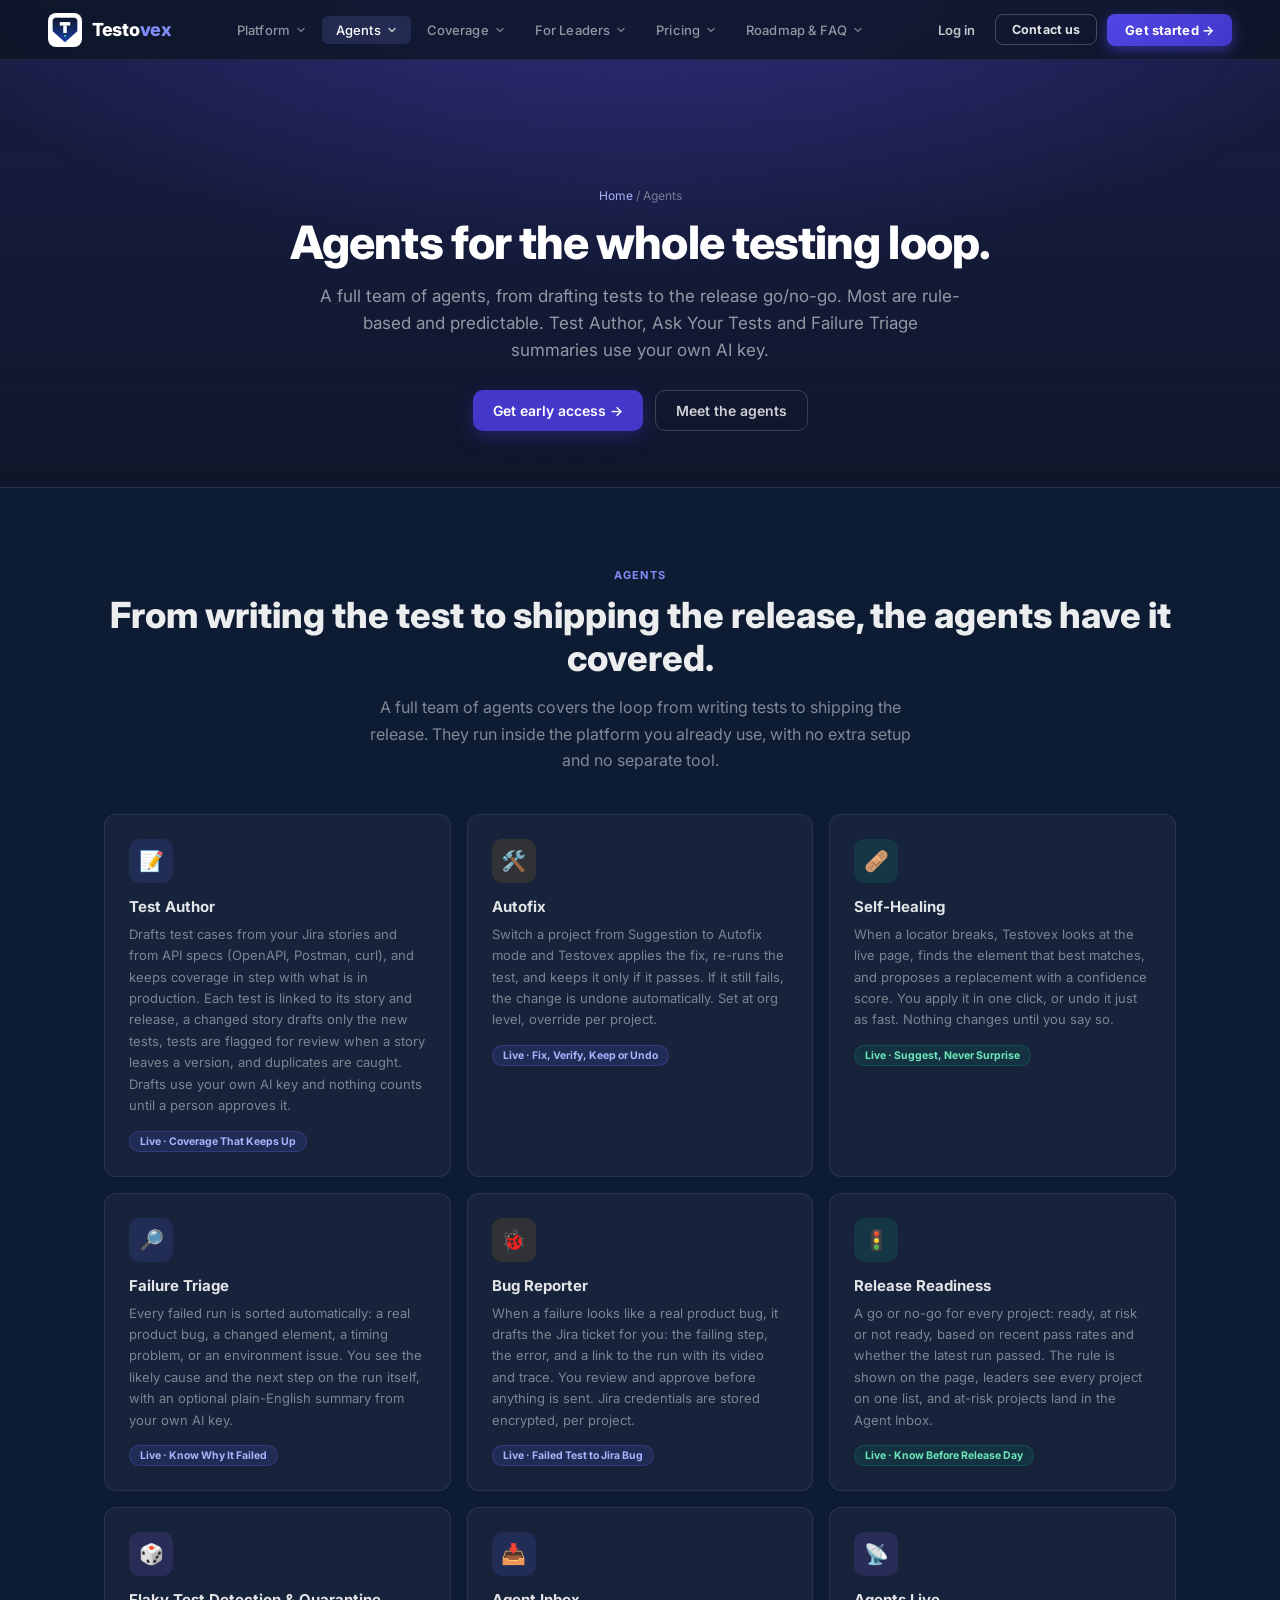
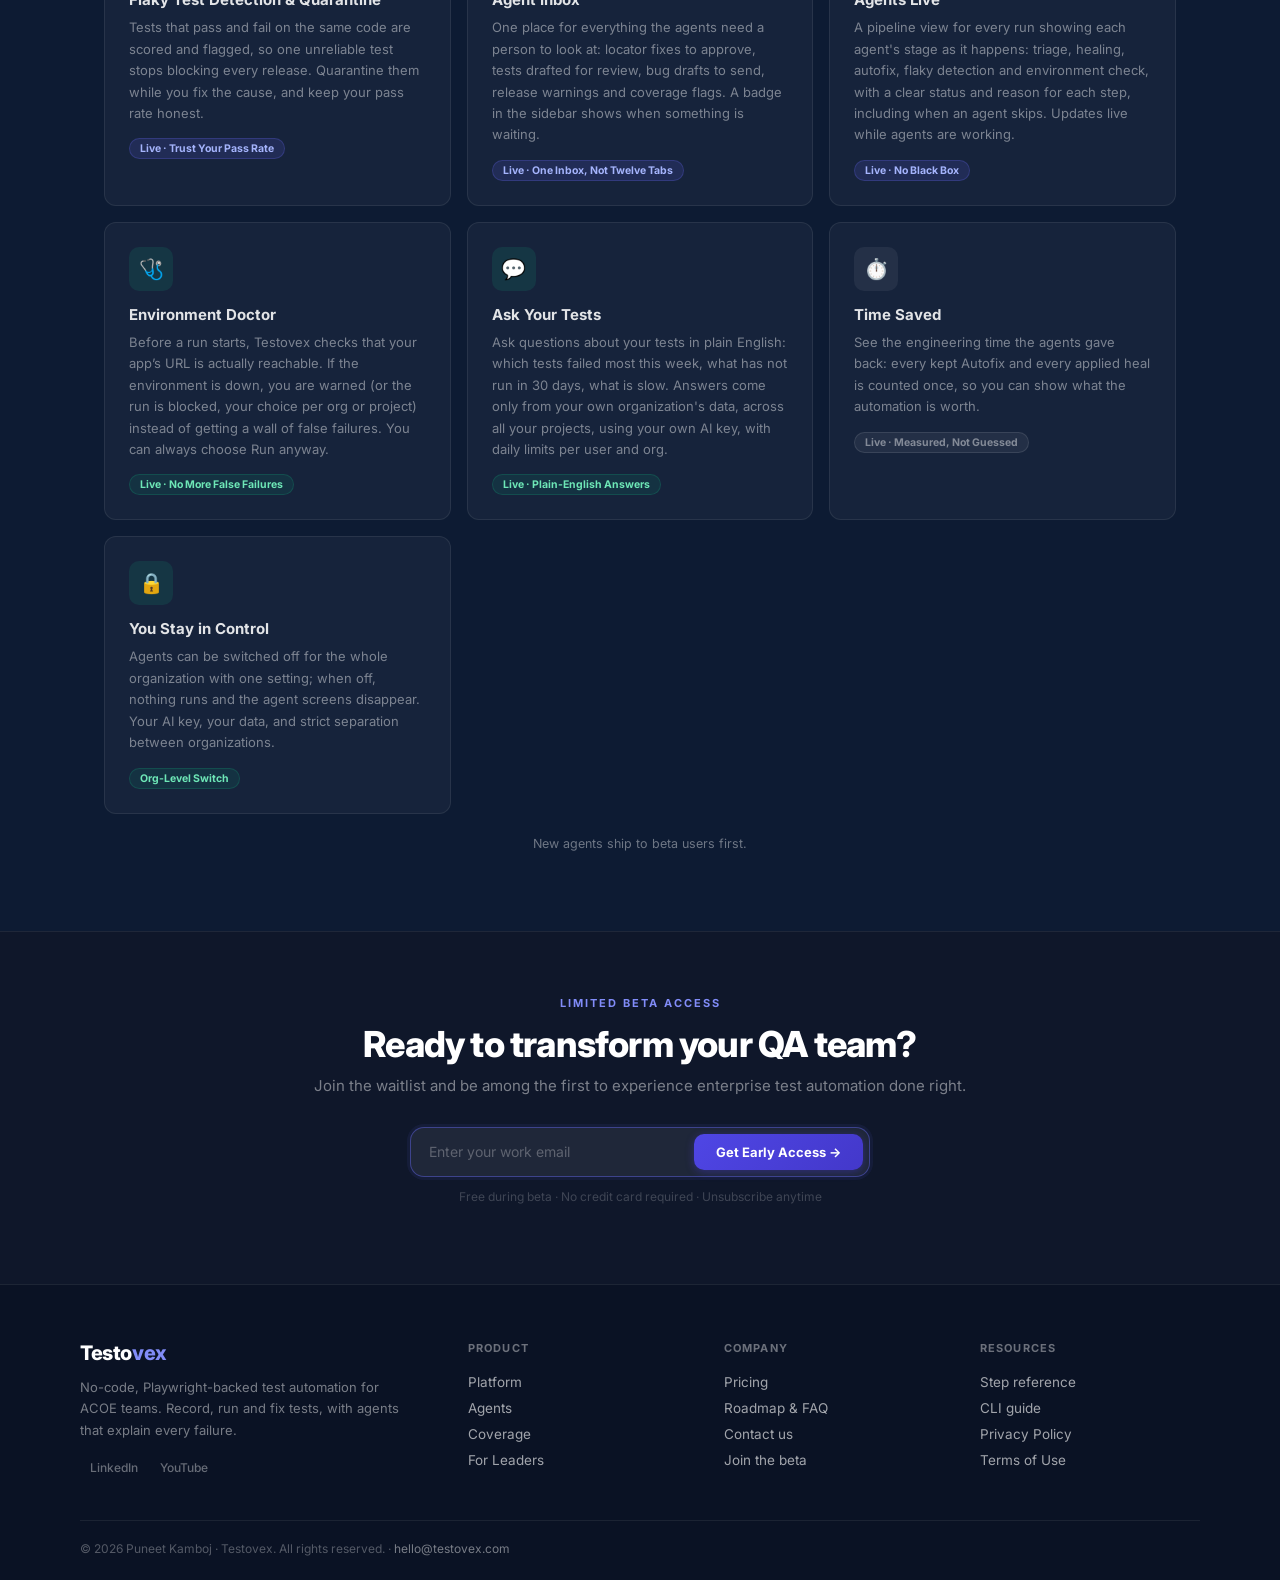
<file: agents.html>
<!DOCTYPE html>
<html lang="en">
<head>
  <meta charset="UTF-8" />
  <meta name="viewport" content="width=device-width, initial-scale=1.0" />
  <title>Agents — Testovex</title>
  <meta name="description" content="Failure Triage, Self-Healing, Autofix, flaky test detection and Environment Doctor. Agents that explain every failure and help fix it." />

  <!-- Open Graph / LinkedIn / Facebook -->
  <meta property="og:type"        content="website" />
  <meta property="og:url"         content="https://testovex.com/agents" />
  <meta property="og:title"       content="Agents — Testovex" />
  <meta property="og:description" content="Failure Triage, Self-Healing, Autofix, flaky test detection and Environment Doctor. Agents that explain every failure and help fix it." />
  <meta property="og:image"       content="https://testovex.com/og-image.png" />
  <meta property="og:image:width"  content="1200" />
  <meta property="og:image:height" content="630" />
  <meta property="og:site_name"   content="Testovex" />

  <!-- Twitter / X Card -->
  <meta name="twitter:card"        content="summary_large_image" />
  <meta name="twitter:site"        content="@testovex" />
  <meta name="twitter:title"       content="Agents — Testovex" />
  <meta name="twitter:description" content="Failure Triage, Self-Healing, Autofix, flaky test detection and Environment Doctor. Agents that explain every failure and help fix it." />
  <meta name="twitter:image"       content="https://testovex.com/og-image.png" />

  <link rel="canonical" href="https://testovex.com/agents" />
  <link rel="icon" type="image/x-icon" href="favicon.ico" />
  <link rel="icon" type="image/png" sizes="32x32" href="favicon-32.png" />
  <link rel="icon" type="image/png" sizes="16x16" href="favicon-16.png" />
  <link rel="apple-touch-icon" sizes="180x180" href="apple-touch-icon.png" />
  <link rel="preconnect" href="https://fonts.googleapis.com" />
  <link rel="preconnect" href="https://fonts.gstatic.com" crossorigin />
  <link href="https://fonts.googleapis.com/css2?family=Inter:wght@400;500;600;700;800;900&family=JetBrains+Mono:wght@400;500&display=swap" rel="stylesheet" />
  <link rel="stylesheet" href="assets/site.css?v=46d84218" />
</head>
<body>

<!-- Background -->
<div class="bg"></div>

<nav>
  <a class="nav-logo" href="/">
    <div class="nav-logo-icon">
      <svg width="28" height="28" viewBox="0 0 400 400" xmlns="http://www.w3.org/2000/svg">
        <defs>
          <linearGradient id="sg" x1="0" y1="0" x2="0" y2="1">
            <stop offset="0%" stop-color="#0F172A"/>
            <stop offset="100%" stop-color="#1A3FAA"/>
          </linearGradient>
        </defs>
        <polygon points="54,24 346,24 376,54 376,218 200,376 24,218 24,54" fill="url(#sg)"/>
        <polygon points="54,24 346,24 376,54 376,218 200,376 24,218 24,54" fill="none" stroke="#6384D4" stroke-width="4" stroke-opacity="0.6"/>
        <rect x="125" y="87" width="150" height="50" fill="white"/>
        <rect x="175" y="137" width="50" height="105" fill="white"/>
        <circle cx="200" cy="284" r="16" fill="#10B981"/>
        <polyline points="192,284 198,291 210,275" fill="none" stroke="white" stroke-width="3.5" stroke-linecap="round" stroke-linejoin="round"/>
      </svg>
    </div>
    <span class="nav-logo-name">Testo<span>vex</span></span>
  </a>
  <div class="lp-nav-links" id="lpNavLinks">
    <div class="lp-dd">
      <a class="lp-dd-btn" href="/platform" aria-haspopup="true">Platform <svg width="10" height="10" viewBox="0 0 10 10" aria-hidden="true"><path d="M2 3.5l3 3 3-3" fill="none" stroke="currentColor" stroke-width="1.6" stroke-linecap="round" stroke-linejoin="round"/></svg></a>
      <div class="lp-dd-menu" role="menu">
        <a href="/#demo" role="menuitem"><b>See it in action</b><span>Watch a real test run, start to finish</span></a>
        <a href="/platform#features" role="menuitem"><b>All features</b><span>Everything in the beta, at a glance</span></a>
        <a href="/platform#recorder" role="menuitem"><b>Smart recorder</b><span>Click through your app, get a smart-locator test</span></a>
        <a href="/platform#locator" role="menuitem"><b>Smart locator engine</b><span>9 strategies, tests survive UI change</span></a>
        <a href="/platform#recording" role="menuitem"><b>Run diagnostics</b><span>Video, screenshots and traces</span></a>
        <a href="/platform#collaboration" role="menuitem"><b>Version history</b><span>Rollback and project milestones</span></a>
        <a href="/platform#cli" role="menuitem"><b>CLI &amp; CI/CD</b><span>Run from any pipeline</span></a>
      </div>
    </div>
    <div class="lp-dd">
      <a class="lp-dd-btn active" href="/agents" aria-haspopup="true">Agents <svg width="10" height="10" viewBox="0 0 10 10" aria-hidden="true"><path d="M2 3.5l3 3 3-3" fill="none" stroke="currentColor" stroke-width="1.6" stroke-linecap="round" stroke-linejoin="round"/></svg></a>
      <div class="lp-dd-menu" role="menu">
        <a href="/agents#agents" role="menuitem"><b>All agents</b><span>What runs on every test run</span></a>
        <a href="/agents#a-author" role="menuitem"><b>Test Author</b><span>Tests from Jira stories and API specs</span></a>
        <a href="/agents#a-autofix" role="menuitem"><b>Autofix</b><span>Apply, re-run, keep only if it passes</span></a>
        <a href="/agents#a-heal" role="menuitem"><b>Self-Healing</b><span>A new locator proposed from the live page</span></a>
        <a href="/agents#a-triage" role="menuitem"><b>Failure Triage</b><span>Why each test failed, sorted automatically</span></a>
        <a href="/agents#a-bugs" role="menuitem"><b>Bug Reporter</b><span>Jira bugs drafted for your approval</span></a>
        <a href="/agents#a-release" role="menuitem"><b>Release Readiness</b><span>A go/no-go for every project</span></a>
        <a href="/agents#a-flaky" role="menuitem"><b>Flaky detection &amp; quarantine</b><span>Unreliable tests flagged, builds trusted</span></a>
        <a href="/agents#a-inbox" role="menuitem"><b>Agent Inbox</b><span>Everything needing a human, in one place</span></a>
        <a href="/agents#a-live" role="menuitem"><b>Agents Live</b><span>Watch the agents work on every run</span></a>
        <a href="/agents#a-doctor" role="menuitem"><b>Environment Doctor</b><span>Checks your app is up before a run</span></a>
        <a href="/agents#a-ask" role="menuitem"><b>Ask Your Tests</b><span>Plain-English questions about your tests</span></a>
        <a href="/agents#a-time" role="menuitem"><b>Time Saved</b><span>Hours the agents gave back</span></a>
      </div>
    </div>
    <div class="lp-dd">
      <a class="lp-dd-btn" href="/coverage" aria-haspopup="true">Coverage <svg width="10" height="10" viewBox="0 0 10 10" aria-hidden="true"><path d="M2 3.5l3 3 3-3" fill="none" stroke="currentColor" stroke-width="1.6" stroke-linecap="round" stroke-linejoin="round"/></svg></a>
      <div class="lp-dd-menu" role="menu">
        <a href="/coverage#generate" role="menuitem"><b>Generate your way</b><span>UI, API or both: generate, record or build</span></a>
        <a href="/coverage#g-ui" role="menuitem"><b>No-code UI journeys</b><span>Record, generate or build browser flows</span></a>
        <a href="/coverage#g-api" role="menuitem"><b>No-code API checks</b><span>curl, Postman or OpenAPI in, tests out</span></a>
        <a href="/coverage#g-mix" role="menuitem"><b>Full-stack journeys</b><span>UI + API in one test case</span></a>
        <a href="/coverage#f-data" role="menuitem"><b>Data-driven runs</b><span>One flow, many rows: CSV, Excel, JSON or generated</span></a>
        <a href="/coverage#f-blueprint" role="menuitem"><b>AI scenarios from requirements</b><span>Blueprint: AI drafts automation from a user story</span></a>
        <a href="/coverage#f-url" role="menuitem"><b>AI from any URL</b><span>Paste a page, AI drafts wider coverage</span></a>
      </div>
    </div>
    <div class="lp-dd">
      <a class="lp-dd-btn" href="/leaders" aria-haspopup="true">For Leaders <svg width="10" height="10" viewBox="0 0 10 10" aria-hidden="true"><path d="M2 3.5l3 3 3-3" fill="none" stroke="currentColor" stroke-width="1.6" stroke-linecap="round" stroke-linejoin="round"/></svg></a>
      <div class="lp-dd-menu" role="menu">
        <a href="/leaders#org-demo" role="menuitem"><b>Org dashboards</b><span>Release readiness, automation value, failures</span></a>
        <a href="/leaders#f-library" role="menuitem"><b>Component library</b><span>One approved flow, shared by every project</span></a>
        <a href="/leaders#security" role="menuitem"><b>Security &amp; governance</b><span>Isolation, roles and locked credentials</span></a>
      </div>
    </div>
    <div class="lp-dd">
      <a class="lp-dd-btn" href="/pricing" aria-haspopup="true">Pricing <svg width="10" height="10" viewBox="0 0 10 10" aria-hidden="true"><path d="M2 3.5l3 3 3-3" fill="none" stroke="currentColor" stroke-width="1.6" stroke-linecap="round" stroke-linejoin="round"/></svg></a>
      <div class="lp-dd-menu" role="menu">
        <a href="/pricing#pricing" role="menuitem"><b>Plans</b><span>Starter, Team, Business and Enterprise</span></a>
        <a href="/pricing#roi" role="menuitem"><b>ROI calculator</b><span>What your QA team's time is worth</span></a>
      </div>
    </div>
    <div class="lp-dd">
      <a class="lp-dd-btn" href="/roadmap" aria-haspopup="true">Roadmap &amp; FAQ <svg width="10" height="10" viewBox="0 0 10 10" aria-hidden="true"><path d="M2 3.5l3 3 3-3" fill="none" stroke="currentColor" stroke-width="1.6" stroke-linecap="round" stroke-linejoin="round"/></svg></a>
      <div class="lp-dd-menu" role="menu">
        <a href="/roadmap#roadmap" role="menuitem"><b>Roadmap</b><span>What is coming after beta</span></a>
        <a href="/roadmap#faq" role="menuitem"><b>FAQ</b><span>Questions QA leaders and security teams ask</span></a>
        <a href="https://app.testovex.com/docs/steps/" role="menuitem"><b>Step reference</b><span>Every step type, with examples</span></a>
        <a href="https://app.testovex.com/docs/cli/" role="menuitem"><b>CLI guide</b><span>Install, run, JUnit reports and CI tokens</span></a>
      </div>
    </div>
  </div>
  <div class="nav-actions">
    <a class="nav-login" href="https://app.testovex.com/login">Log in</a>
    <a class="nav-btn nav-contact" href="mailto:hello@testovex.com?subject=Testovex%20Inquiry">Contact us</a>
    <a class="nav-btn nav-cta" href="#beta">Get started <span aria-hidden="true">→</span></a>
    <button type="button" class="nav-burger" id="navBurger" aria-label="Open menu" aria-expanded="false" aria-controls="lpMobile">
      <span></span><span></span><span></span>
    </button>
  </div>
  <div class="lp-mobile" id="lpMobile" hidden>
    <div class="lp-m-group">Platform</div>
    <a href="/#demo">See it in action</a>
    <a href="/platform#features">All features</a>
    <a href="/platform#recorder">Smart recorder</a>
    <a href="/platform#locator">Smart locator engine</a>
    <a href="/platform#recording">Run diagnostics</a>
    <a href="/platform#collaboration">Version history</a>
    <a href="/platform#cli">CLI &amp; CI/CD</a>
    <div class="lp-m-group">Agents</div>
    <a href="/agents#agents">All agents</a>
    <a href="/agents#a-author">Test Author</a>
    <a href="/agents#a-autofix">Autofix</a>
    <a href="/agents#a-heal">Self-Healing</a>
    <a href="/agents#a-triage">Failure Triage</a>
    <a href="/agents#a-bugs">Bug Reporter</a>
    <a href="/agents#a-release">Release Readiness</a>
    <a href="/agents#a-flaky">Flaky detection &amp; quarantine</a>
    <a href="/agents#a-inbox">Agent Inbox</a>
    <a href="/agents#a-live">Agents Live</a>
    <a href="/agents#a-doctor">Environment Doctor</a>
    <a href="/agents#a-ask">Ask Your Tests</a>
    <a href="/agents#a-time">Time Saved</a>
    <div class="lp-m-group">Coverage</div>
    <a href="/coverage#generate">Generate your way</a>
    <a href="/coverage#g-ui">No-code UI journeys</a>
    <a href="/coverage#g-api">No-code API checks</a>
    <a href="/coverage#g-mix">Full-stack journeys</a>
    <a href="/coverage#f-data">Data-driven runs</a>
    <a href="/coverage#f-blueprint">AI scenarios from requirements</a>
    <a href="/coverage#f-url">AI from any URL</a>
    <div class="lp-m-group">For Leaders</div>
    <a href="/leaders#org-demo">Org dashboards</a>
    <a href="/leaders#f-library">Component library</a>
    <a href="/leaders#security">Security &amp; governance</a>
    <div class="lp-m-group">More</div>
    <a href="/pricing#pricing">Pricing</a>
    <a href="/pricing#roi">ROI calculator</a>
    <a href="/roadmap#roadmap">Roadmap</a>
    <a href="/roadmap#faq">FAQ</a>
    <a href="https://app.testovex.com/docs/steps/">Step reference</a>
    <a href="https://app.testovex.com/docs/cli/">CLI guide</a>
    <div class="lp-m-actions">
      <a class="nav-btn nav-cta" href="#beta">Get started →</a>
      <a class="lp-m-login" href="https://app.testovex.com/login">Log in</a>
      <a class="lp-m-login" href="mailto:hello@testovex.com?subject=Testovex%20Inquiry">Contact us</a>
    </div>
  </div>
</nav>

<main>
<section class="pg-hero">
  <div class="pg-crumb"><a href="/">Home</a> / Agents</div>
  <h1>Agents for the whole testing loop.</h1>
  <p>A full team of agents, from drafting tests to the release go/no-go. Most are rule-based and predictable. Test Author, Ask Your Tests and Failure Triage summaries use your own AI key.</p>
  <div class="pg-actions">
    <a class="pg-btn primary" href="#beta">Get early access →</a>
    <a class="pg-btn ghost" href="#agents">Meet the agents</a>
  </div>
</section>

<section class="lp-agents" id="agents">
  <div class="lp-container">
    <div class="lp-features-header lp-fade">
      <div class="lp-sec-label">Agents</div>
      <div class="lp-sec-title">From writing the test to shipping the release, the agents have it covered.</div>
      <p class="lp-sec-sub">A full team of agents covers the loop from writing tests to shipping the release. They run inside the platform you already use, with no extra setup and no separate tool.</p>
    </div>
    <div class="lp-feature-grid">
      <div class="lp-feature-card lp-fade" id="a-author"><div class="lp-feature-icon" style="background:rgba(99,102,241,0.15)">📝</div><h3>Test Author</h3><p>Drafts test cases from your Jira stories and from API specs (OpenAPI, Postman, curl), and keeps coverage in step with what is in production. Each test is linked to its story and release, a changed story drafts only the new tests, tests are flagged for review when a story leaves a version, and duplicates are caught. Drafts use your own AI key and nothing counts until a person approves it.</p><span class="lp-ftag blue">Live · Coverage That Keeps Up</span></div>
      <div class="lp-feature-card lp-fade" id="a-autofix"><div class="lp-feature-icon" style="background:rgba(245,158,11,0.12)">🛠️</div><h3>Autofix</h3><p>Switch a project from Suggestion to Autofix mode and Testovex applies the fix, re-runs the test, and keeps it only if it passes. If it still fails, the change is undone automatically. Set at org level, override per project.</p><span class="lp-ftag blue">Live · Fix, Verify, Keep or Undo</span></div>
      <div class="lp-feature-card lp-fade" id="a-heal"><div class="lp-feature-icon" style="background:rgba(16,185,129,0.12)">🩹</div><h3>Self-Healing</h3><p>When a locator breaks, Testovex looks at the live page, finds the element that best matches, and proposes a replacement with a confidence score. You apply it in one click, or undo it just as fast. Nothing changes until you say so.</p><span class="lp-ftag teal">Live · Suggest, Never Surprise</span></div>
      <div class="lp-feature-card lp-fade" id="a-triage"><div class="lp-feature-icon" style="background:rgba(99,102,241,0.15)">🔎</div><h3>Failure Triage</h3><p>Every failed run is sorted automatically: a real product bug, a changed element, a timing problem, or an environment issue. You see the likely cause and the next step on the run itself, with an optional plain-English summary from your own AI key.</p><span class="lp-ftag blue">Live · Know Why It Failed</span></div>
      <div class="lp-feature-card lp-fade" id="a-bugs"><div class="lp-feature-icon" style="background:rgba(245,158,11,0.12)">🐞</div><h3>Bug Reporter</h3><p>When a failure looks like a real product bug, it drafts the Jira ticket for you: the failing step, the error, and a link to the run with its video and trace. You review and approve before anything is sent. Jira credentials are stored encrypted, per project.</p><span class="lp-ftag blue">Live · Failed Test to Jira Bug</span></div>
      <div class="lp-feature-card lp-fade" id="a-release"><div class="lp-feature-icon" style="background:rgba(16,185,129,0.12)">🚦</div><h3>Release Readiness</h3><p>A go or no-go for every project: ready, at risk or not ready, based on recent pass rates and whether the latest run passed. The rule is shown on the page, leaders see every project on one list, and at-risk projects land in the Agent Inbox.</p><span class="lp-ftag teal">Live · Know Before Release Day</span></div>
      <div class="lp-feature-card lp-fade" id="a-flaky"><div class="lp-feature-icon" style="background:rgba(139,92,246,0.15)">🎲</div><h3>Flaky Test Detection &amp; Quarantine</h3><p>Tests that pass and fail on the same code are scored and flagged, so one unreliable test stops blocking every release. Quarantine them while you fix the cause, and keep your pass rate honest.</p><span class="lp-ftag blue">Live · Trust Your Pass Rate</span></div>
      <div class="lp-feature-card lp-fade" id="a-inbox"><div class="lp-feature-icon" style="background:rgba(99,102,241,0.15)">📥</div><h3>Agent Inbox</h3><p>One place for everything the agents need a person to look at: locator fixes to approve, tests drafted for review, bug drafts to send, release warnings and coverage flags. A badge in the sidebar shows when something is waiting.</p><span class="lp-ftag blue">Live · One Inbox, Not Twelve Tabs</span></div>
      <div class="lp-feature-card lp-fade" id="a-live"><div class="lp-feature-icon" style="background:rgba(139,92,246,0.15)">📡</div><h3>Agents Live</h3><p>A pipeline view for every run showing each agent's stage as it happens: triage, healing, autofix, flaky detection and environment check, with a clear status and reason for each step, including when an agent skips. Updates live while agents are working.</p><span class="lp-ftag blue">Live · No Black Box</span></div>
      <div class="lp-feature-card lp-fade" id="a-doctor"><div class="lp-feature-icon" style="background:rgba(16,185,129,0.12)">🩺</div><h3>Environment Doctor</h3><p>Before a run starts, Testovex checks that your app&rsquo;s URL is actually reachable. If the environment is down, you are warned (or the run is blocked, your choice per org or project) instead of getting a wall of false failures. You can always choose Run anyway.</p><span class="lp-ftag teal">Live · No More False Failures</span></div>
      <div class="lp-feature-card lp-fade" id="a-ask"><div class="lp-feature-icon" style="background:rgba(16,185,129,0.12)">💬</div><h3>Ask Your Tests</h3><p>Ask questions about your tests in plain English: which tests failed most this week, what has not run in 30 days, what is slow. Answers come only from your own organization's data, across all your projects, using your own AI key, with daily limits per user and org.</p><span class="lp-ftag teal">Live · Plain-English Answers</span></div>
      <div class="lp-feature-card lp-fade" id="a-time"><div class="lp-feature-icon" style="background:rgba(255,255,255,0.06)">⏱️</div><h3>Time Saved</h3><p>See the engineering time the agents gave back: every kept Autofix and every applied heal is counted once, so you can show what the automation is worth.</p><span class="lp-ftag gray">Live · Measured, Not Guessed</span></div>
      <div class="lp-feature-card lp-fade" id="a-control"><div class="lp-feature-icon" style="background:rgba(16,185,129,0.12)">🔒</div><h3>You Stay in Control</h3><p>Agents can be switched off for the whole organization with one setting; when off, nothing runs and the agent screens disappear. Your AI key, your data, and strict separation between organizations.</p><span class="lp-ftag teal">Org-Level Switch</span></div>
    </div>
    <p class="lp-agent-note">New agents ship to beta users first.</p>
  </div>
</section>

<section class="cta-section" id="beta">
  <div class="section-eyebrow" style="margin-bottom:12px;">Limited beta access</div>
  <h2 class="cta-title">Ready to transform your QA team?</h2>
  <p class="cta-sub">Join the waitlist and be among the first to experience enterprise test automation done right.</p>

  <form class="cta-form" id="ctaForm">
    <input type="email" id="ctaEmailInput" placeholder="Enter your work email" required autocomplete="email" />
    <button type="submit">Get Early Access →</button>
  </form>
  <p class="cta-note">Free during beta · No credit card required · Unsubscribe anytime</p>

  <div class="cta-success" id="ctaSuccess" style="margin-top: 12px;">
    <svg viewBox="0 0 24 24" fill="none" stroke="currentColor" stroke-width="2.5" width="16" height="16"><polyline points="20 6 9 17 4 12"/></svg>
    You're on the list! We'll review and send your invite soon.
  </div>
</section>


</main>

<footer class="site-footer">
  <div class="sf-inner">
    <div class="sf-brand">
      <a class="sf-logo" href="/">Testo<span>vex</span></a>
      <p>No-code, Playwright-backed test automation for ACOE teams. Record, run and fix tests, with agents that explain every failure.</p>
      <div class="socials">
        <a href="https://linkedin.com/company/testovex" target="_blank" rel="noopener">LinkedIn</a>
        <a href="https://youtube.com/@testovex" target="_blank" rel="noopener">YouTube</a>
      </div>
    </div>
    <div class="sf-col">
      <h5>Product</h5>
      <a href="/platform">Platform</a>
      <a href="/agents">Agents</a>
      <a href="/coverage">Coverage</a>
      <a href="/leaders">For Leaders</a>
    </div>
    <div class="sf-col">
      <h5>Company</h5>
      <a href="/pricing">Pricing</a>
      <a href="/roadmap">Roadmap &amp; FAQ</a>
      <a href="mailto:hello@testovex.com">Contact us</a>
      <a href="#beta">Join the beta</a>
    </div>
    <div class="sf-col">
      <h5>Resources</h5>
      <a href="https://app.testovex.com/docs/steps/">Step reference</a>
      <a href="https://app.testovex.com/docs/cli/">CLI guide</a>
      <a href="/privacy-policy">Privacy Policy</a>
      <a href="/terms-of-use">Terms of Use</a>
    </div>
  </div>
  <div class="sf-bottom">© 2026 Puneet Kamboj · Testovex. All rights reserved. · <a href="mailto:hello@testovex.com">hello@testovex.com</a></div>
</footer>

<script src="assets/site.js?v=9c671626" defer></script>
</body>
</html>
</file>
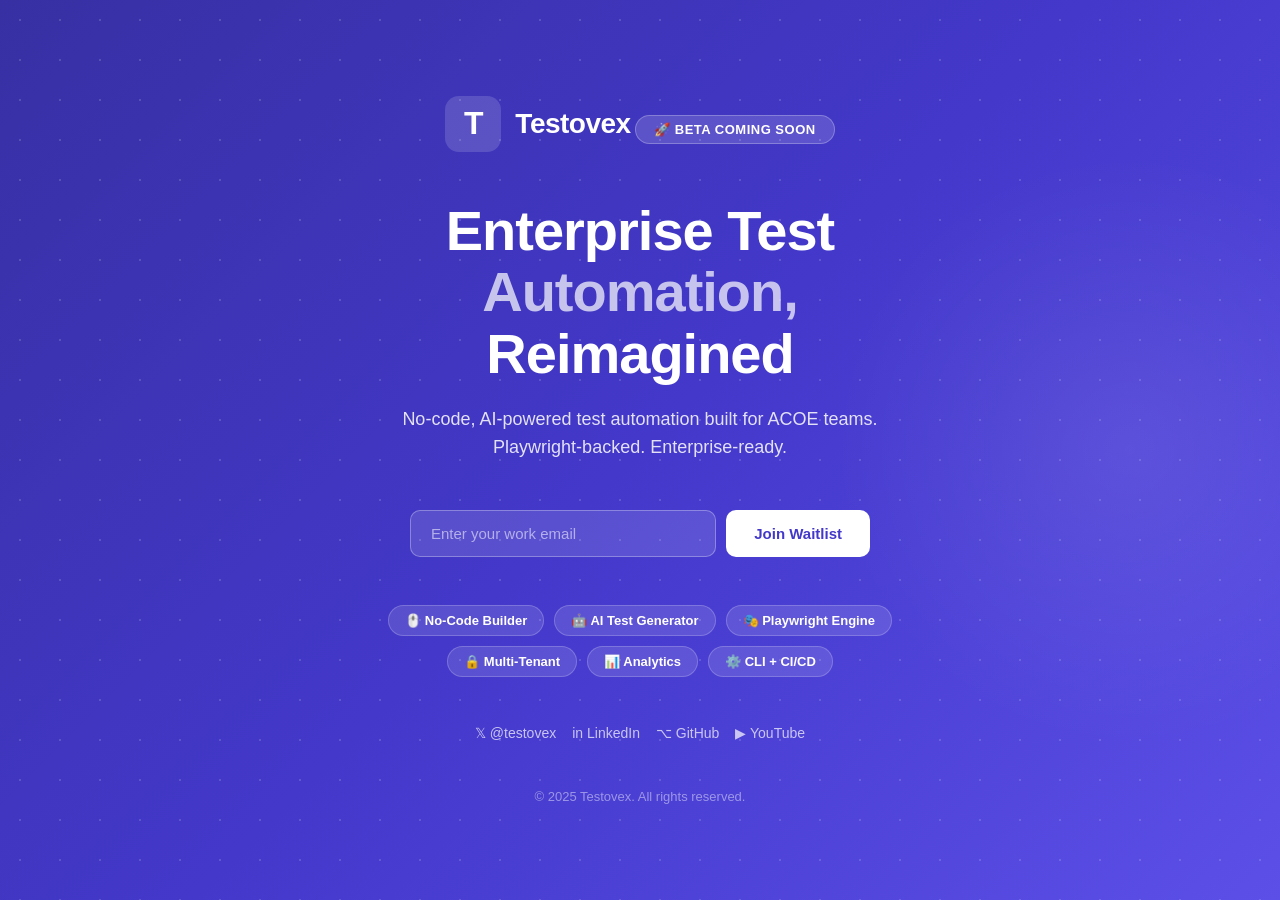
<file: coming-soon.html>
<!DOCTYPE html>
<html lang="en">
<head>
  <meta charset="UTF-8" />
  <meta name="viewport" content="width=device-width, initial-scale=1.0" />
  <title>Testovex — Coming Soon</title>
  <meta name="description" content="Enterprise test automation platform. No-code, AI-powered, built for ACOE teams. Beta launching soon." />
  <style>
    * { margin: 0; padding: 0; box-sizing: border-box; }

    body {
      min-height: 100vh;
      background: linear-gradient(135deg, #3730A3 0%, #4338CA 50%, #5B4FE8 100%);
      font-family: -apple-system, BlinkMacSystemFont, 'Segoe UI', Arial, sans-serif;
      color: white;
      display: flex;
      flex-direction: column;
      align-items: center;
      justify-content: center;
      padding: 24px;
      position: relative;
      overflow: hidden;
    }

    /* dot grid background */
    body::before {
      content: '';
      position: absolute;
      inset: 0;
      background-image: radial-gradient(circle, rgba(255,255,255,0.15) 1.5px, transparent 1.5px);
      background-size: 40px 40px;
      pointer-events: none;
    }

    /* glow circle */
    body::after {
      content: '';
      position: absolute;
      right: -150px;
      top: 50%;
      transform: translateY(-50%);
      width: 600px;
      height: 600px;
      background: radial-gradient(circle, rgba(255,255,255,0.08) 0%, transparent 70%);
      pointer-events: none;
    }

    .card {
      position: relative;
      z-index: 1;
      max-width: 600px;
      width: 100%;
      text-align: center;
    }

    .logo {
      display: inline-flex;
      align-items: center;
      gap: 14px;
      margin-bottom: 48px;
    }

    .logo-icon {
      width: 56px;
      height: 56px;
      background: rgba(255,255,255,0.15);
      border-radius: 14px;
      display: flex;
      align-items: center;
      justify-content: center;
      font-size: 32px;
      font-weight: 900;
      letter-spacing: -1px;
    }

    .logo-name {
      font-size: 28px;
      font-weight: 800;
      letter-spacing: -0.5px;
    }

    .badge {
      display: inline-block;
      background: rgba(255,255,255,0.15);
      border: 1px solid rgba(255,255,255,0.25);
      border-radius: 999px;
      padding: 6px 18px;
      font-size: 13px;
      font-weight: 600;
      letter-spacing: 0.5px;
      text-transform: uppercase;
      margin-bottom: 24px;
    }

    h1 {
      font-size: clamp(36px, 6vw, 56px);
      font-weight: 800;
      line-height: 1.1;
      letter-spacing: -1px;
      margin-bottom: 20px;
    }

    h1 span {
      opacity: 0.7;
    }

    .subtitle {
      font-size: 18px;
      line-height: 1.6;
      opacity: 0.85;
      margin-bottom: 48px;
      max-width: 480px;
      margin-left: auto;
      margin-right: auto;
    }

    .form {
      display: flex;
      gap: 10px;
      max-width: 460px;
      margin: 0 auto 48px;
      flex-wrap: wrap;
    }

    .form input {
      flex: 1;
      min-width: 200px;
      padding: 14px 20px;
      border-radius: 10px;
      border: 1.5px solid rgba(255,255,255,0.3);
      background: rgba(255,255,255,0.12);
      color: white;
      font-size: 15px;
      outline: none;
      transition: border-color 0.2s;
    }

    .form input::placeholder { color: rgba(255,255,255,0.55); }
    .form input:focus { border-color: rgba(255,255,255,0.7); }

    .form button {
      padding: 14px 28px;
      border-radius: 10px;
      border: none;
      background: white;
      color: #4338CA;
      font-size: 15px;
      font-weight: 700;
      cursor: pointer;
      transition: opacity 0.2s, transform 0.1s;
      white-space: nowrap;
    }

    .form button:hover { opacity: 0.92; transform: translateY(-1px); }

    .success {
      display: none;
      background: rgba(255,255,255,0.15);
      border: 1px solid rgba(255,255,255,0.3);
      border-radius: 10px;
      padding: 14px 24px;
      font-size: 15px;
      font-weight: 600;
      max-width: 460px;
      margin: 0 auto 48px;
    }

    .pills {
      display: flex;
      flex-wrap: wrap;
      gap: 10px;
      justify-content: center;
      margin-bottom: 48px;
    }

    .pill {
      background: rgba(255,255,255,0.12);
      border: 1px solid rgba(255,255,255,0.2);
      border-radius: 999px;
      padding: 7px 16px;
      font-size: 13px;
      font-weight: 600;
    }

    .socials {
      display: flex;
      gap: 16px;
      justify-content: center;
      flex-wrap: wrap;
    }

    .socials a {
      color: rgba(255,255,255,0.7);
      text-decoration: none;
      font-size: 14px;
      font-weight: 500;
      transition: color 0.2s;
      display: flex;
      align-items: center;
      gap: 6px;
    }

    .socials a:hover { color: white; }

    .footer {
      position: relative;
      z-index: 1;
      margin-top: 48px;
      font-size: 13px;
      opacity: 0.45;
    }
  </style>
</head>
<body>
  <div class="card">
    <div class="logo">
      <div class="logo-icon">T</div>
      <div class="logo-name">Testovex</div>
    </div>

    <div class="badge">🚀 Beta Coming Soon</div>

    <h1>Enterprise Test<br/><span>Automation,</span> Reimagined</h1>

    <p class="subtitle">
      No-code, AI-powered test automation built for ACOE teams.<br/>
      Playwright-backed. Enterprise-ready.
    </p>

    <form class="form" id="waitlistForm">
      <input type="email" id="emailInput" placeholder="Enter your work email" required />
      <button type="submit">Join Waitlist</button>
    </form>

    <div class="success" id="successMsg">
      ✅ You're on the list! We'll reach out when beta opens.
    </div>

    <div class="pills">
      <span class="pill">🖱️ No-Code Builder</span>
      <span class="pill">🤖 AI Test Generator</span>
      <span class="pill">🎭 Playwright Engine</span>
      <span class="pill">🔒 Multi-Tenant</span>
      <span class="pill">📊 Analytics</span>
      <span class="pill">⚙️ CLI + CI/CD</span>
    </div>

    <div class="socials">
      <a href="https://x.com/testovex" target="_blank">𝕏 @testovex</a>
      <a href="https://linkedin.com/company/testovex" target="_blank">in LinkedIn</a>
      <a href="https://github.com/testovex" target="_blank">⌥ GitHub</a>
      <a href="https://youtube.com/@testovex" target="_blank">▶ YouTube</a>
    </div>
  </div>

  <div class="footer">© 2025 Testovex. All rights reserved.</div>

  <script>
    document.getElementById('waitlistForm').addEventListener('submit', function(e) {
      e.preventDefault();
      const email = document.getElementById('emailInput').value;
      // Send to Formspree — replace YOUR_FORM_ID with your Formspree form ID
      fetch('https://formspree.io/f/xkologwe', {
        method: 'POST',
        headers: { 'Content-Type': 'application/json', 'Accept': 'application/json' },
        body: JSON.stringify({ email: email })
      }).then(() => {
        document.getElementById('waitlistForm').style.display = 'none';
        document.getElementById('successMsg').style.display = 'block';
      }).catch(() => {
        // Still show success even if submission fails — collect leads via Formspree dashboard
        document.getElementById('waitlistForm').style.display = 'none';
        document.getElementById('successMsg').style.display = 'block';
      });
    });
  </script>
</body>
</html>
</file>
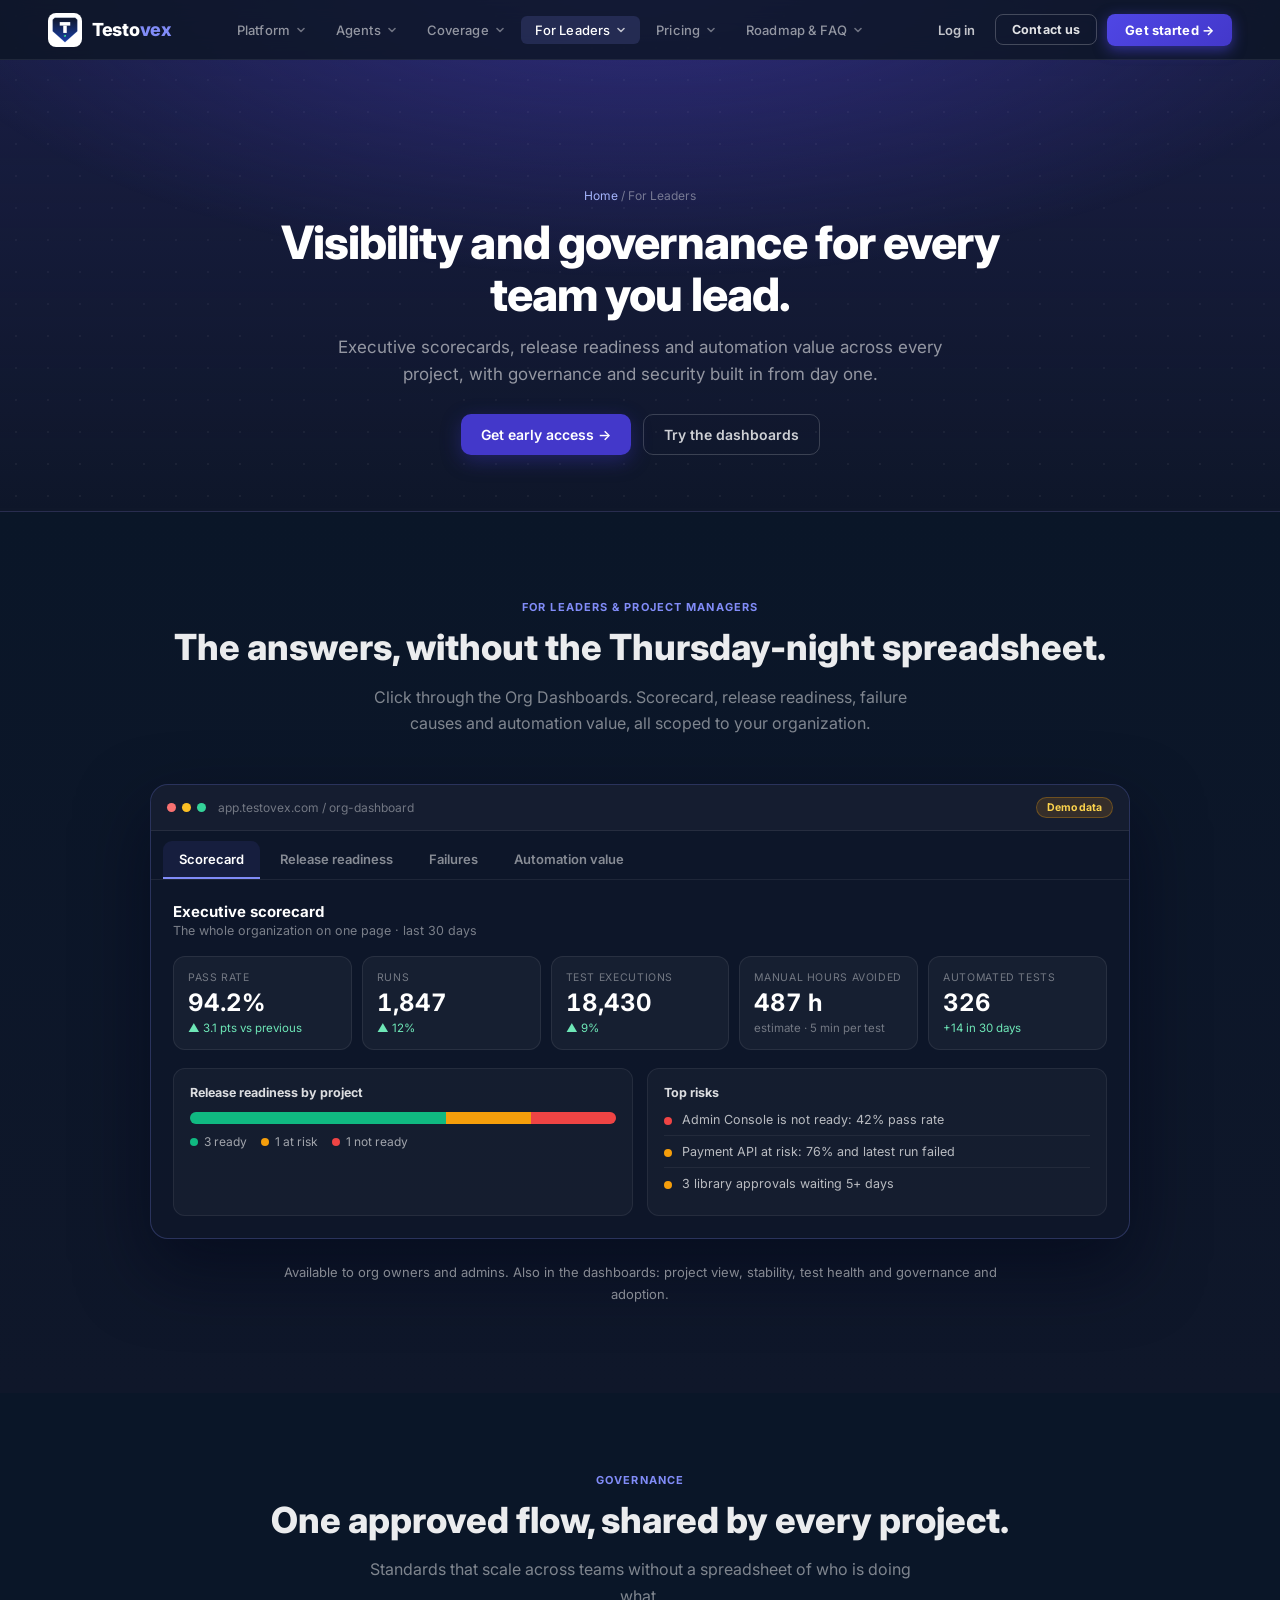
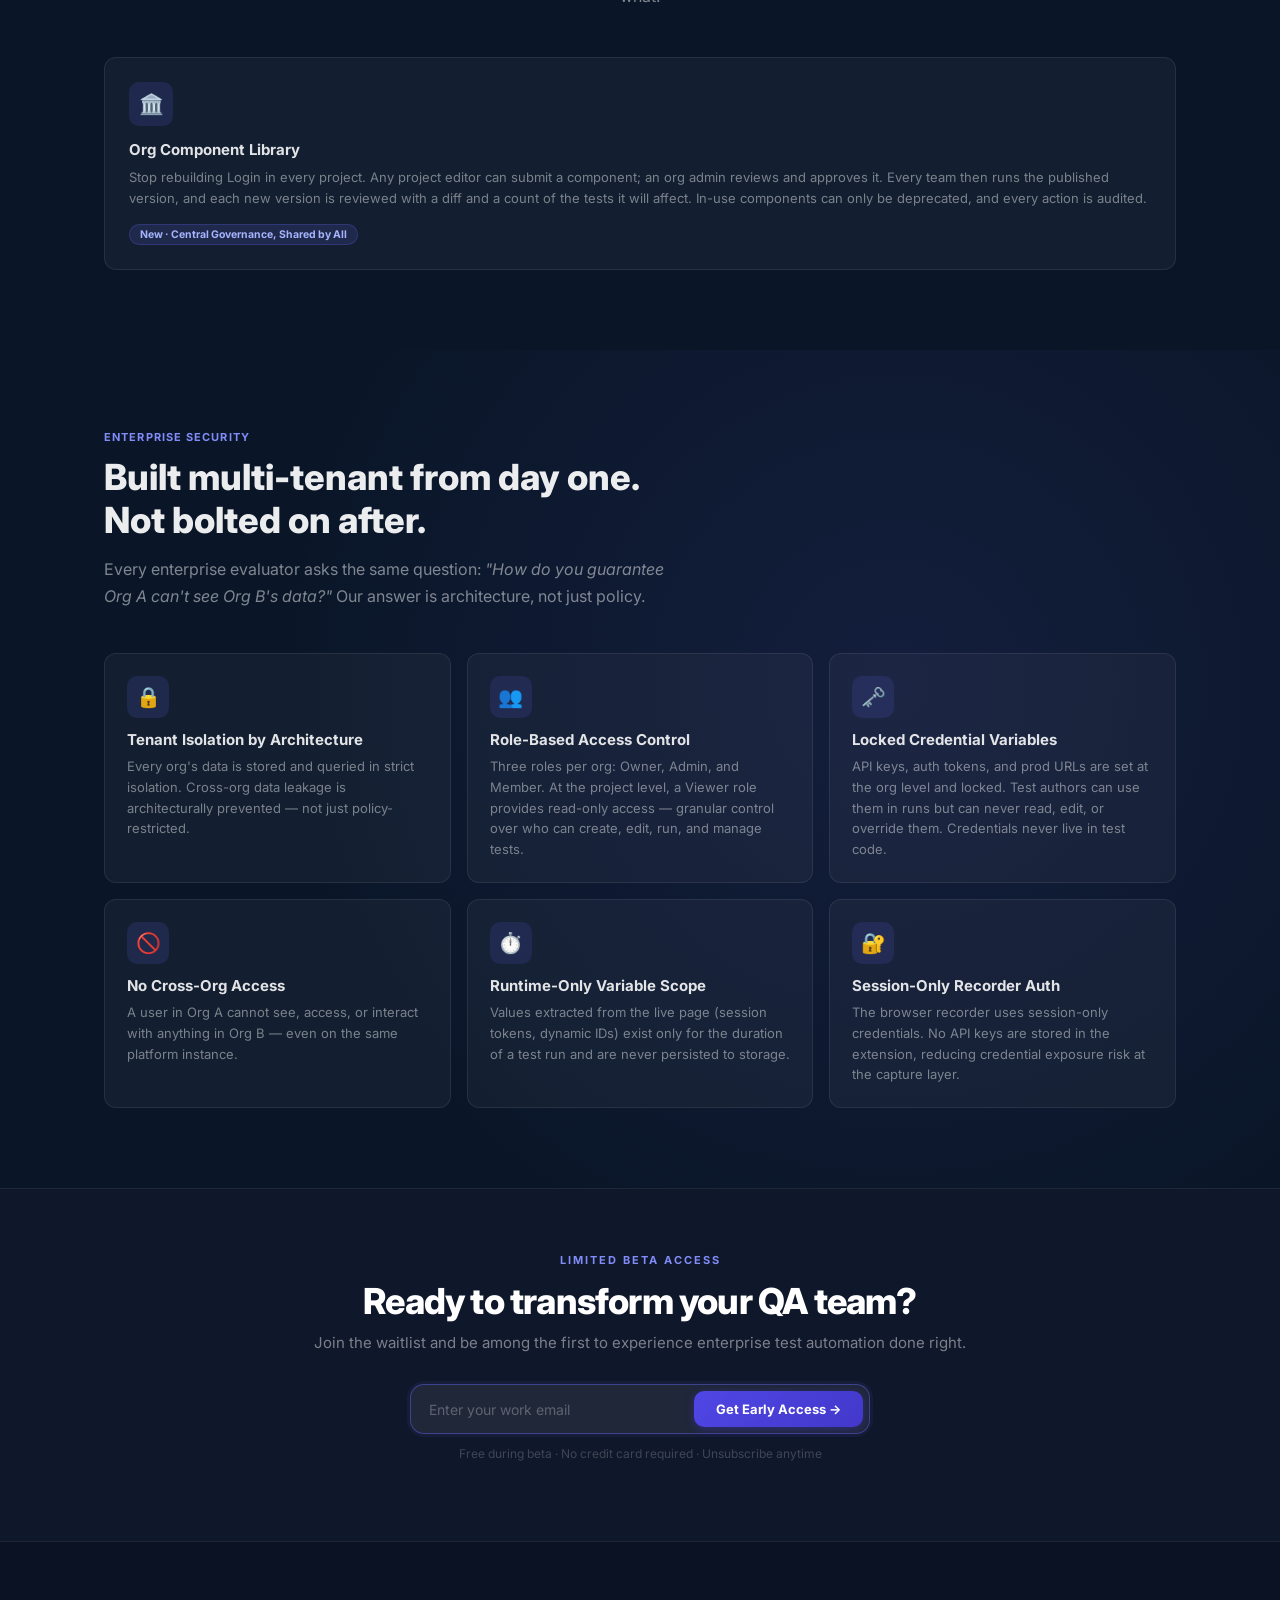
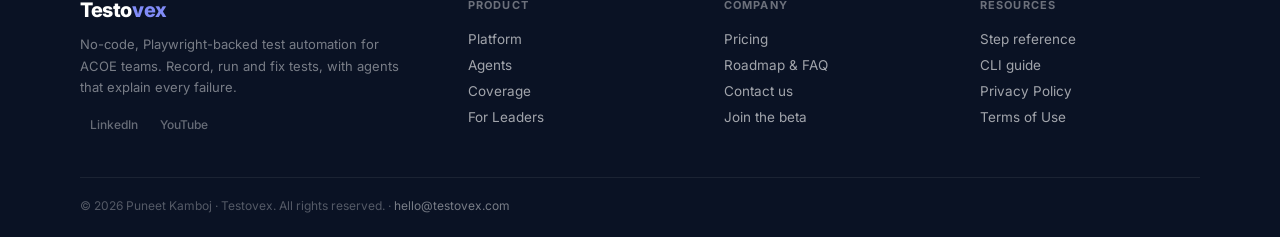
<file: leaders.html>
<!DOCTYPE html>
<html lang="en">
<head>
  <meta charset="UTF-8" />
  <meta name="viewport" content="width=device-width, initial-scale=1.0" />
  <title>For Leaders — Testovex</title>
  <meta name="description" content="Org dashboards, release readiness, a shared component library and enterprise-grade security for QA leaders and ACOE heads." />

  <!-- Open Graph / LinkedIn / Facebook -->
  <meta property="og:type"        content="website" />
  <meta property="og:url"         content="https://testovex.com/leaders" />
  <meta property="og:title"       content="For Leaders — Testovex" />
  <meta property="og:description" content="Org dashboards, release readiness, a shared component library and enterprise-grade security for QA leaders and ACOE heads." />
  <meta property="og:image"       content="https://testovex.com/og-image.png" />
  <meta property="og:image:width"  content="1200" />
  <meta property="og:image:height" content="630" />
  <meta property="og:site_name"   content="Testovex" />

  <!-- Twitter / X Card -->
  <meta name="twitter:card"        content="summary_large_image" />
  <meta name="twitter:site"        content="@testovex" />
  <meta name="twitter:title"       content="For Leaders — Testovex" />
  <meta name="twitter:description" content="Org dashboards, release readiness, a shared component library and enterprise-grade security for QA leaders and ACOE heads." />
  <meta name="twitter:image"       content="https://testovex.com/og-image.png" />

  <link rel="canonical" href="https://testovex.com/leaders" />
  <link rel="icon" type="image/x-icon" href="favicon.ico" />
  <link rel="icon" type="image/png" sizes="32x32" href="favicon-32.png" />
  <link rel="icon" type="image/png" sizes="16x16" href="favicon-16.png" />
  <link rel="apple-touch-icon" sizes="180x180" href="apple-touch-icon.png" />
  <link rel="preconnect" href="https://fonts.googleapis.com" />
  <link rel="preconnect" href="https://fonts.gstatic.com" crossorigin />
  <link href="https://fonts.googleapis.com/css2?family=Inter:wght@400;500;600;700;800;900&family=JetBrains+Mono:wght@400;500&display=swap" rel="stylesheet" />
  <link rel="stylesheet" href="assets/site.css?v=46d84218" />
</head>
<body>

<!-- Background -->
<div class="bg"></div>

<nav>
  <a class="nav-logo" href="/">
    <div class="nav-logo-icon">
      <svg width="28" height="28" viewBox="0 0 400 400" xmlns="http://www.w3.org/2000/svg">
        <defs>
          <linearGradient id="sg" x1="0" y1="0" x2="0" y2="1">
            <stop offset="0%" stop-color="#0F172A"/>
            <stop offset="100%" stop-color="#1A3FAA"/>
          </linearGradient>
        </defs>
        <polygon points="54,24 346,24 376,54 376,218 200,376 24,218 24,54" fill="url(#sg)"/>
        <polygon points="54,24 346,24 376,54 376,218 200,376 24,218 24,54" fill="none" stroke="#6384D4" stroke-width="4" stroke-opacity="0.6"/>
        <rect x="125" y="87" width="150" height="50" fill="white"/>
        <rect x="175" y="137" width="50" height="105" fill="white"/>
        <circle cx="200" cy="284" r="16" fill="#10B981"/>
        <polyline points="192,284 198,291 210,275" fill="none" stroke="white" stroke-width="3.5" stroke-linecap="round" stroke-linejoin="round"/>
      </svg>
    </div>
    <span class="nav-logo-name">Testo<span>vex</span></span>
  </a>
  <div class="lp-nav-links" id="lpNavLinks">
    <div class="lp-dd">
      <a class="lp-dd-btn" href="/platform" aria-haspopup="true">Platform <svg width="10" height="10" viewBox="0 0 10 10" aria-hidden="true"><path d="M2 3.5l3 3 3-3" fill="none" stroke="currentColor" stroke-width="1.6" stroke-linecap="round" stroke-linejoin="round"/></svg></a>
      <div class="lp-dd-menu" role="menu">
        <a href="/#demo" role="menuitem"><b>See it in action</b><span>Watch a real test run, start to finish</span></a>
        <a href="/platform#features" role="menuitem"><b>All features</b><span>Everything in the beta, at a glance</span></a>
        <a href="/platform#recorder" role="menuitem"><b>Smart recorder</b><span>Click through your app, get a smart-locator test</span></a>
        <a href="/platform#locator" role="menuitem"><b>Smart locator engine</b><span>9 strategies, tests survive UI change</span></a>
        <a href="/platform#recording" role="menuitem"><b>Run diagnostics</b><span>Video, screenshots and traces</span></a>
        <a href="/platform#collaboration" role="menuitem"><b>Version history</b><span>Rollback and project milestones</span></a>
        <a href="/platform#cli" role="menuitem"><b>CLI &amp; CI/CD</b><span>Run from any pipeline</span></a>
      </div>
    </div>
    <div class="lp-dd">
      <a class="lp-dd-btn" href="/agents" aria-haspopup="true">Agents <svg width="10" height="10" viewBox="0 0 10 10" aria-hidden="true"><path d="M2 3.5l3 3 3-3" fill="none" stroke="currentColor" stroke-width="1.6" stroke-linecap="round" stroke-linejoin="round"/></svg></a>
      <div class="lp-dd-menu" role="menu">
        <a href="/agents#agents" role="menuitem"><b>All agents</b><span>What runs on every test run</span></a>
        <a href="/agents#a-author" role="menuitem"><b>Test Author</b><span>Tests from Jira stories and API specs</span></a>
        <a href="/agents#a-autofix" role="menuitem"><b>Autofix</b><span>Apply, re-run, keep only if it passes</span></a>
        <a href="/agents#a-heal" role="menuitem"><b>Self-Healing</b><span>A new locator proposed from the live page</span></a>
        <a href="/agents#a-triage" role="menuitem"><b>Failure Triage</b><span>Why each test failed, sorted automatically</span></a>
        <a href="/agents#a-bugs" role="menuitem"><b>Bug Reporter</b><span>Jira bugs drafted for your approval</span></a>
        <a href="/agents#a-release" role="menuitem"><b>Release Readiness</b><span>A go/no-go for every project</span></a>
        <a href="/agents#a-flaky" role="menuitem"><b>Flaky detection &amp; quarantine</b><span>Unreliable tests flagged, builds trusted</span></a>
        <a href="/agents#a-inbox" role="menuitem"><b>Agent Inbox</b><span>Everything needing a human, in one place</span></a>
        <a href="/agents#a-live" role="menuitem"><b>Agents Live</b><span>Watch the agents work on every run</span></a>
        <a href="/agents#a-doctor" role="menuitem"><b>Environment Doctor</b><span>Checks your app is up before a run</span></a>
        <a href="/agents#a-ask" role="menuitem"><b>Ask Your Tests</b><span>Plain-English questions about your tests</span></a>
        <a href="/agents#a-time" role="menuitem"><b>Time Saved</b><span>Hours the agents gave back</span></a>
      </div>
    </div>
    <div class="lp-dd">
      <a class="lp-dd-btn" href="/coverage" aria-haspopup="true">Coverage <svg width="10" height="10" viewBox="0 0 10 10" aria-hidden="true"><path d="M2 3.5l3 3 3-3" fill="none" stroke="currentColor" stroke-width="1.6" stroke-linecap="round" stroke-linejoin="round"/></svg></a>
      <div class="lp-dd-menu" role="menu">
        <a href="/coverage#generate" role="menuitem"><b>Generate your way</b><span>UI, API or both: generate, record or build</span></a>
        <a href="/coverage#g-ui" role="menuitem"><b>No-code UI journeys</b><span>Record, generate or build browser flows</span></a>
        <a href="/coverage#g-api" role="menuitem"><b>No-code API checks</b><span>curl, Postman or OpenAPI in, tests out</span></a>
        <a href="/coverage#g-mix" role="menuitem"><b>Full-stack journeys</b><span>UI + API in one test case</span></a>
        <a href="/coverage#f-data" role="menuitem"><b>Data-driven runs</b><span>One flow, many rows: CSV, Excel, JSON or generated</span></a>
        <a href="/coverage#f-blueprint" role="menuitem"><b>AI scenarios from requirements</b><span>Blueprint: AI drafts automation from a user story</span></a>
        <a href="/coverage#f-url" role="menuitem"><b>AI from any URL</b><span>Paste a page, AI drafts wider coverage</span></a>
      </div>
    </div>
    <div class="lp-dd">
      <a class="lp-dd-btn active" href="/leaders" aria-haspopup="true">For Leaders <svg width="10" height="10" viewBox="0 0 10 10" aria-hidden="true"><path d="M2 3.5l3 3 3-3" fill="none" stroke="currentColor" stroke-width="1.6" stroke-linecap="round" stroke-linejoin="round"/></svg></a>
      <div class="lp-dd-menu" role="menu">
        <a href="/leaders#org-demo" role="menuitem"><b>Org dashboards</b><span>Release readiness, automation value, failures</span></a>
        <a href="/leaders#f-library" role="menuitem"><b>Component library</b><span>One approved flow, shared by every project</span></a>
        <a href="/leaders#security" role="menuitem"><b>Security &amp; governance</b><span>Isolation, roles and locked credentials</span></a>
      </div>
    </div>
    <div class="lp-dd">
      <a class="lp-dd-btn" href="/pricing" aria-haspopup="true">Pricing <svg width="10" height="10" viewBox="0 0 10 10" aria-hidden="true"><path d="M2 3.5l3 3 3-3" fill="none" stroke="currentColor" stroke-width="1.6" stroke-linecap="round" stroke-linejoin="round"/></svg></a>
      <div class="lp-dd-menu" role="menu">
        <a href="/pricing#pricing" role="menuitem"><b>Plans</b><span>Starter, Team, Business and Enterprise</span></a>
        <a href="/pricing#roi" role="menuitem"><b>ROI calculator</b><span>What your QA team's time is worth</span></a>
      </div>
    </div>
    <div class="lp-dd">
      <a class="lp-dd-btn" href="/roadmap" aria-haspopup="true">Roadmap &amp; FAQ <svg width="10" height="10" viewBox="0 0 10 10" aria-hidden="true"><path d="M2 3.5l3 3 3-3" fill="none" stroke="currentColor" stroke-width="1.6" stroke-linecap="round" stroke-linejoin="round"/></svg></a>
      <div class="lp-dd-menu" role="menu">
        <a href="/roadmap#roadmap" role="menuitem"><b>Roadmap</b><span>What is coming after beta</span></a>
        <a href="/roadmap#faq" role="menuitem"><b>FAQ</b><span>Questions QA leaders and security teams ask</span></a>
        <a href="https://app.testovex.com/docs/steps/" role="menuitem"><b>Step reference</b><span>Every step type, with examples</span></a>
        <a href="https://app.testovex.com/docs/cli/" role="menuitem"><b>CLI guide</b><span>Install, run, JUnit reports and CI tokens</span></a>
      </div>
    </div>
  </div>
  <div class="nav-actions">
    <a class="nav-login" href="https://app.testovex.com/login">Log in</a>
    <a class="nav-btn nav-contact" href="mailto:hello@testovex.com?subject=Testovex%20Inquiry">Contact us</a>
    <a class="nav-btn nav-cta" href="#beta">Get started <span aria-hidden="true">→</span></a>
    <button type="button" class="nav-burger" id="navBurger" aria-label="Open menu" aria-expanded="false" aria-controls="lpMobile">
      <span></span><span></span><span></span>
    </button>
  </div>
  <div class="lp-mobile" id="lpMobile" hidden>
    <div class="lp-m-group">Platform</div>
    <a href="/#demo">See it in action</a>
    <a href="/platform#features">All features</a>
    <a href="/platform#recorder">Smart recorder</a>
    <a href="/platform#locator">Smart locator engine</a>
    <a href="/platform#recording">Run diagnostics</a>
    <a href="/platform#collaboration">Version history</a>
    <a href="/platform#cli">CLI &amp; CI/CD</a>
    <div class="lp-m-group">Agents</div>
    <a href="/agents#agents">All agents</a>
    <a href="/agents#a-author">Test Author</a>
    <a href="/agents#a-autofix">Autofix</a>
    <a href="/agents#a-heal">Self-Healing</a>
    <a href="/agents#a-triage">Failure Triage</a>
    <a href="/agents#a-bugs">Bug Reporter</a>
    <a href="/agents#a-release">Release Readiness</a>
    <a href="/agents#a-flaky">Flaky detection &amp; quarantine</a>
    <a href="/agents#a-inbox">Agent Inbox</a>
    <a href="/agents#a-live">Agents Live</a>
    <a href="/agents#a-doctor">Environment Doctor</a>
    <a href="/agents#a-ask">Ask Your Tests</a>
    <a href="/agents#a-time">Time Saved</a>
    <div class="lp-m-group">Coverage</div>
    <a href="/coverage#generate">Generate your way</a>
    <a href="/coverage#g-ui">No-code UI journeys</a>
    <a href="/coverage#g-api">No-code API checks</a>
    <a href="/coverage#g-mix">Full-stack journeys</a>
    <a href="/coverage#f-data">Data-driven runs</a>
    <a href="/coverage#f-blueprint">AI scenarios from requirements</a>
    <a href="/coverage#f-url">AI from any URL</a>
    <div class="lp-m-group">For Leaders</div>
    <a href="/leaders#org-demo">Org dashboards</a>
    <a href="/leaders#f-library">Component library</a>
    <a href="/leaders#security">Security &amp; governance</a>
    <div class="lp-m-group">More</div>
    <a href="/pricing#pricing">Pricing</a>
    <a href="/pricing#roi">ROI calculator</a>
    <a href="/roadmap#roadmap">Roadmap</a>
    <a href="/roadmap#faq">FAQ</a>
    <a href="https://app.testovex.com/docs/steps/">Step reference</a>
    <a href="https://app.testovex.com/docs/cli/">CLI guide</a>
    <div class="lp-m-actions">
      <a class="nav-btn nav-cta" href="#beta">Get started →</a>
      <a class="lp-m-login" href="https://app.testovex.com/login">Log in</a>
      <a class="lp-m-login" href="mailto:hello@testovex.com?subject=Testovex%20Inquiry">Contact us</a>
    </div>
  </div>
</nav>

<main>
<section class="pg-hero">
  <div class="pg-crumb"><a href="/">Home</a> / For Leaders</div>
  <h1>Visibility and governance for every team you lead.</h1>
  <p>Executive scorecards, release readiness and automation value across every project, with governance and security built in from day one.</p>
  <div class="pg-actions">
    <a class="pg-btn primary" href="#beta">Get early access →</a>
    <a class="pg-btn ghost" href="#org-demo">Try the dashboards</a>
  </div>
</section>

<section class="od-section" id="org-demo">
  <div class="lp-container">
    <div class="lp-features-header lp-fade">
      <div class="lp-sec-label">For Leaders &amp; Project Managers</div>
      <div class="lp-sec-title">The answers, without the Thursday-night spreadsheet.</div>
      <p class="lp-sec-sub">Click through the Org Dashboards. Scorecard, release readiness, failure causes and automation value, all scoped to your organization.</p>
    </div>
    <div class="od-wrap lp-fade">
      <div class="od-top"><div class="lr-dots"><i></i><i></i><i></i></div><span class="od-url">app.testovex.com / org-dashboard</span><span class="od-demo-tag">Demo data</span></div>
      <div class="od-tabs" role="tablist" aria-label="Org dashboard views">
        <button class="od-tab" role="tab" aria-selected="true" data-od="sc">Scorecard</button>
        <button class="od-tab" role="tab" aria-selected="false" data-od="rd">Release readiness</button>
        <button class="od-tab" role="tab" aria-selected="false" data-od="fl">Failures</button>
        <button class="od-tab" role="tab" aria-selected="false" data-od="va">Automation value</button>
      </div>

      <div class="od-panel active" id="od-sc" role="tabpanel">
        <div class="od-h">Executive scorecard</div><div class="od-sub">The whole organization on one page · last 30 days</div>
        <div class="od-tiles">
          <div class="od-tile"><small>Pass rate</small><b>94.2%</b><em>▲ 3.1 pts vs previous</em></div>
          <div class="od-tile"><small>Runs</small><b>1,847</b><em>▲ 12%</em></div>
          <div class="od-tile"><small>Test executions</small><b>18,430</b><em>▲ 9%</em></div>
          <div class="od-tile"><small>Manual hours avoided</small><b>487 h</b><em class="n">estimate · 5 min per test</em></div>
          <div class="od-tile"><small>Automated tests</small><b>326</b><em>+14 in 30 days</em></div>
        </div>
        <div class="od-two">
          <div class="od-box"><h4>Release readiness by project</h4>
            <div class="od-seg"><i style="width:60%;background:#10B981"></i><i style="width:20%;background:#F59E0B"></i><i style="width:20%;background:#EF4444"></i></div>
            <div class="od-leg"><span style="--c:#10B981">3 ready</span><span style="--c:#F59E0B">1 at risk</span><span style="--c:#EF4444">1 not ready</span></div>
          </div>
          <div class="od-box"><h4>Top risks</h4>
            <div class="od-risk"><i class="od-sev hi"></i><span>Admin Console is not ready: 42% pass rate</span></div>
            <div class="od-risk"><i class="od-sev md"></i><span>Payment API at risk: 76% and latest run failed</span></div>
            <div class="od-risk"><i class="od-sev md"></i><span>3 library approvals waiting 5+ days</span></div>
          </div>
        </div>
      </div>

      <div class="od-panel" id="od-rd" role="tabpanel">
        <div class="od-h">Release readiness</div><div class="od-sub">Every project, ready or not, on one list</div>
        <div class="od-row"><span class="nm"><i class="od-sev ok"></i>Checkout App</span><b>97%</b><div class="od-bar"><i style="--w:97%;--c:#10B981"></i></div></div>
        <div class="od-row"><span class="nm"><i class="od-sev ok"></i>Auth Service</span><b>94%</b><div class="od-bar"><i style="--w:94%;--c:#10B981"></i></div></div>
        <div class="od-row"><span class="nm"><i class="od-sev ok"></i>Mobile Web</span><b>91%</b><div class="od-bar"><i style="--w:91%;--c:#10B981"></i></div></div>
        <div class="od-row"><span class="nm"><i class="od-sev md"></i>Payment API</span><b>76%</b><div class="od-bar"><i style="--w:76%;--c:#F59E0B"></i></div></div>
        <div class="od-row"><span class="nm"><i class="od-sev hi"></i>Admin Console</span><b>42%</b><div class="od-bar"><i style="--w:42%;--c:#EF4444"></i></div></div>
        <div class="od-note">Status rule: red when there is no finished run or the pass rate is under 50%. Amber when it is 50 to 79% or the latest finished run failed. Green otherwise.</div>
      </div>

      <div class="od-panel" id="od-fl" role="tabpanel">
        <div class="od-h">Failure analysis</div><div class="od-sub">108 failures grouped into the few causes behind them</div>
        <div class="od-fr"><span>Timeout</span><div class="od-bar"><i style="--w:38%;--c:#818CF8"></i></div><b>38</b></div>
        <div class="od-fr"><span>Element not found</span><div class="od-bar"><i style="--w:27%;--c:#818CF8"></i></div><b>27</b></div>
        <div class="od-fr"><span>Assertion mismatch</span><div class="od-bar"><i style="--w:19%;--c:#818CF8"></i></div><b>19</b></div>
        <div class="od-fr"><span>API error (5xx)</span><div class="od-bar"><i style="--w:11%;--c:#818CF8"></i></div><b>11</b></div>
        <div class="od-fr"><span>Other</span><div class="od-bar"><i style="--w:5%;--c:#818CF8"></i></div><b>5</b></div>
        <div class="od-note">Kinds are grouped automatically from the error text and labelled auto-classified. Time to fix shows how long each broken test stays broken.</div>
      </div>

      <div class="od-panel" id="od-va" role="tabpanel">
        <div class="od-h">Automation value</div><div class="od-sub">Estimated manual hours avoided per week · 487 h in the last 8 weeks</div>
        <div class="od-cols">
          <div class="od-col"><i style="--h:45%"></i>W1</div><div class="od-col"><i style="--h:54%"></i>W2</div><div class="od-col"><i style="--h:62%"></i>W3</div><div class="od-col"><i style="--h:73%"></i>W4</div>
          <div class="od-col"><i style="--h:69%"></i>W5</div><div class="od-col"><i style="--h:83%"></i>W6</div><div class="od-col"><i style="--h:94%"></i>W7</div><div class="od-col"><i style="--h:100%"></i>W8</div>
        </div>
        <div class="od-note">This is an estimate. Your org sets the minutes a person would spend running each test by hand (here 5), and the dashboard shows that assumption next to the result.</div>
      </div>
    </div>
    <p class="od-foot lp-fade">Available to org owners and admins. Also in the dashboards: project view, stability, test health and governance and adoption.</p>
  </div>
</section>

<section class="lp-features" id="library">
  <div class="lp-container">
    <div class="lp-features-header lp-fade">
      <div class="lp-sec-label">Governance</div>
      <div class="lp-sec-title">One approved flow, shared by every project.</div>
      <p class="lp-sec-sub">Standards that scale across teams without a spreadsheet of who is doing what.</p>
    </div>
    <div class="lp-feature-grid">
      <div class="lp-feature-card lp-fade" id="f-library"><div class="lp-feature-icon" style="background:rgba(99,102,241,0.15)">🏛️</div><h3>Org Component Library</h3><p>Stop rebuilding Login in every project. Any project editor can submit a component; an org admin reviews and approves it. Every team then runs the published version, and each new version is reviewed with a diff and a count of the tests it will affect. In-use components can only be deprecated, and every action is audited.</p><span class="lp-ftag blue">New · Central Governance, Shared by All</span></div>
    </div>
  </div>
</section>

<section class="lp-security" id="security">
  <div class="lp-container">
    <div class="lp-sec-label lp-fade">Enterprise Security</div>
    <div class="lp-sec-title lp-fade" style="max-width:600px">Built multi-tenant from day one.<br>Not bolted on after.</div>
    <p class="lp-sec-sub lp-fade" style="margin-top:12px">Every enterprise evaluator asks the same question: <em>"How do you guarantee Org A can't see Org B's data?"</em> Our answer is architecture, not just policy.</p>
    <div class="lp-sec-grid">
      <div class="lp-sec-card lp-fade"><div class="lp-sec-icon">🔒</div><h4>Tenant Isolation by Architecture</h4><p>Every org's data is stored and queried in strict isolation. Cross-org data leakage is architecturally prevented — not just policy-restricted.</p></div>
      <div class="lp-sec-card lp-fade"><div class="lp-sec-icon">👥</div><h4>Role-Based Access Control</h4><p>Three roles per org: Owner, Admin, and Member. At the project level, a Viewer role provides read-only access — granular control over who can create, edit, run, and manage tests.</p></div>
      <div class="lp-sec-card lp-fade"><div class="lp-sec-icon">🗝️</div><h4>Locked Credential Variables</h4><p>API keys, auth tokens, and prod URLs are set at the org level and locked. Test authors can use them in runs but can never read, edit, or override them. Credentials never live in test code.</p></div>
      <div class="lp-sec-card lp-fade"><div class="lp-sec-icon">🚫</div><h4>No Cross-Org Access</h4><p>A user in Org A cannot see, access, or interact with anything in Org B — even on the same platform instance.</p></div>
      <div class="lp-sec-card lp-fade"><div class="lp-sec-icon">⏱️</div><h4>Runtime-Only Variable Scope</h4><p>Values extracted from the live page (session tokens, dynamic IDs) exist only for the duration of a test run and are never persisted to storage.</p></div>
      <div class="lp-sec-card lp-fade"><div class="lp-sec-icon">🔐</div><h4>Session-Only Recorder Auth</h4><p>The browser recorder uses session-only credentials. No API keys are stored in the extension, reducing credential exposure risk at the capture layer.</p></div>
    </div>
  </div>
</section>

<section class="cta-section" id="beta">
  <div class="section-eyebrow" style="margin-bottom:12px;">Limited beta access</div>
  <h2 class="cta-title">Ready to transform your QA team?</h2>
  <p class="cta-sub">Join the waitlist and be among the first to experience enterprise test automation done right.</p>

  <form class="cta-form" id="ctaForm">
    <input type="email" id="ctaEmailInput" placeholder="Enter your work email" required autocomplete="email" />
    <button type="submit">Get Early Access →</button>
  </form>
  <p class="cta-note">Free during beta · No credit card required · Unsubscribe anytime</p>

  <div class="cta-success" id="ctaSuccess" style="margin-top: 12px;">
    <svg viewBox="0 0 24 24" fill="none" stroke="currentColor" stroke-width="2.5" width="16" height="16"><polyline points="20 6 9 17 4 12"/></svg>
    You're on the list! We'll review and send your invite soon.
  </div>
</section>


</main>

<footer class="site-footer">
  <div class="sf-inner">
    <div class="sf-brand">
      <a class="sf-logo" href="/">Testo<span>vex</span></a>
      <p>No-code, Playwright-backed test automation for ACOE teams. Record, run and fix tests, with agents that explain every failure.</p>
      <div class="socials">
        <a href="https://linkedin.com/company/testovex" target="_blank" rel="noopener">LinkedIn</a>
        <a href="https://youtube.com/@testovex" target="_blank" rel="noopener">YouTube</a>
      </div>
    </div>
    <div class="sf-col">
      <h5>Product</h5>
      <a href="/platform">Platform</a>
      <a href="/agents">Agents</a>
      <a href="/coverage">Coverage</a>
      <a href="/leaders">For Leaders</a>
    </div>
    <div class="sf-col">
      <h5>Company</h5>
      <a href="/pricing">Pricing</a>
      <a href="/roadmap">Roadmap &amp; FAQ</a>
      <a href="mailto:hello@testovex.com">Contact us</a>
      <a href="#beta">Join the beta</a>
    </div>
    <div class="sf-col">
      <h5>Resources</h5>
      <a href="https://app.testovex.com/docs/steps/">Step reference</a>
      <a href="https://app.testovex.com/docs/cli/">CLI guide</a>
      <a href="/privacy-policy">Privacy Policy</a>
      <a href="/terms-of-use">Terms of Use</a>
    </div>
  </div>
  <div class="sf-bottom">© 2026 Puneet Kamboj · Testovex. All rights reserved. · <a href="mailto:hello@testovex.com">hello@testovex.com</a></div>
</footer>

<script src="assets/site.js?v=9c671626" defer></script>
</body>
</html>
</file>
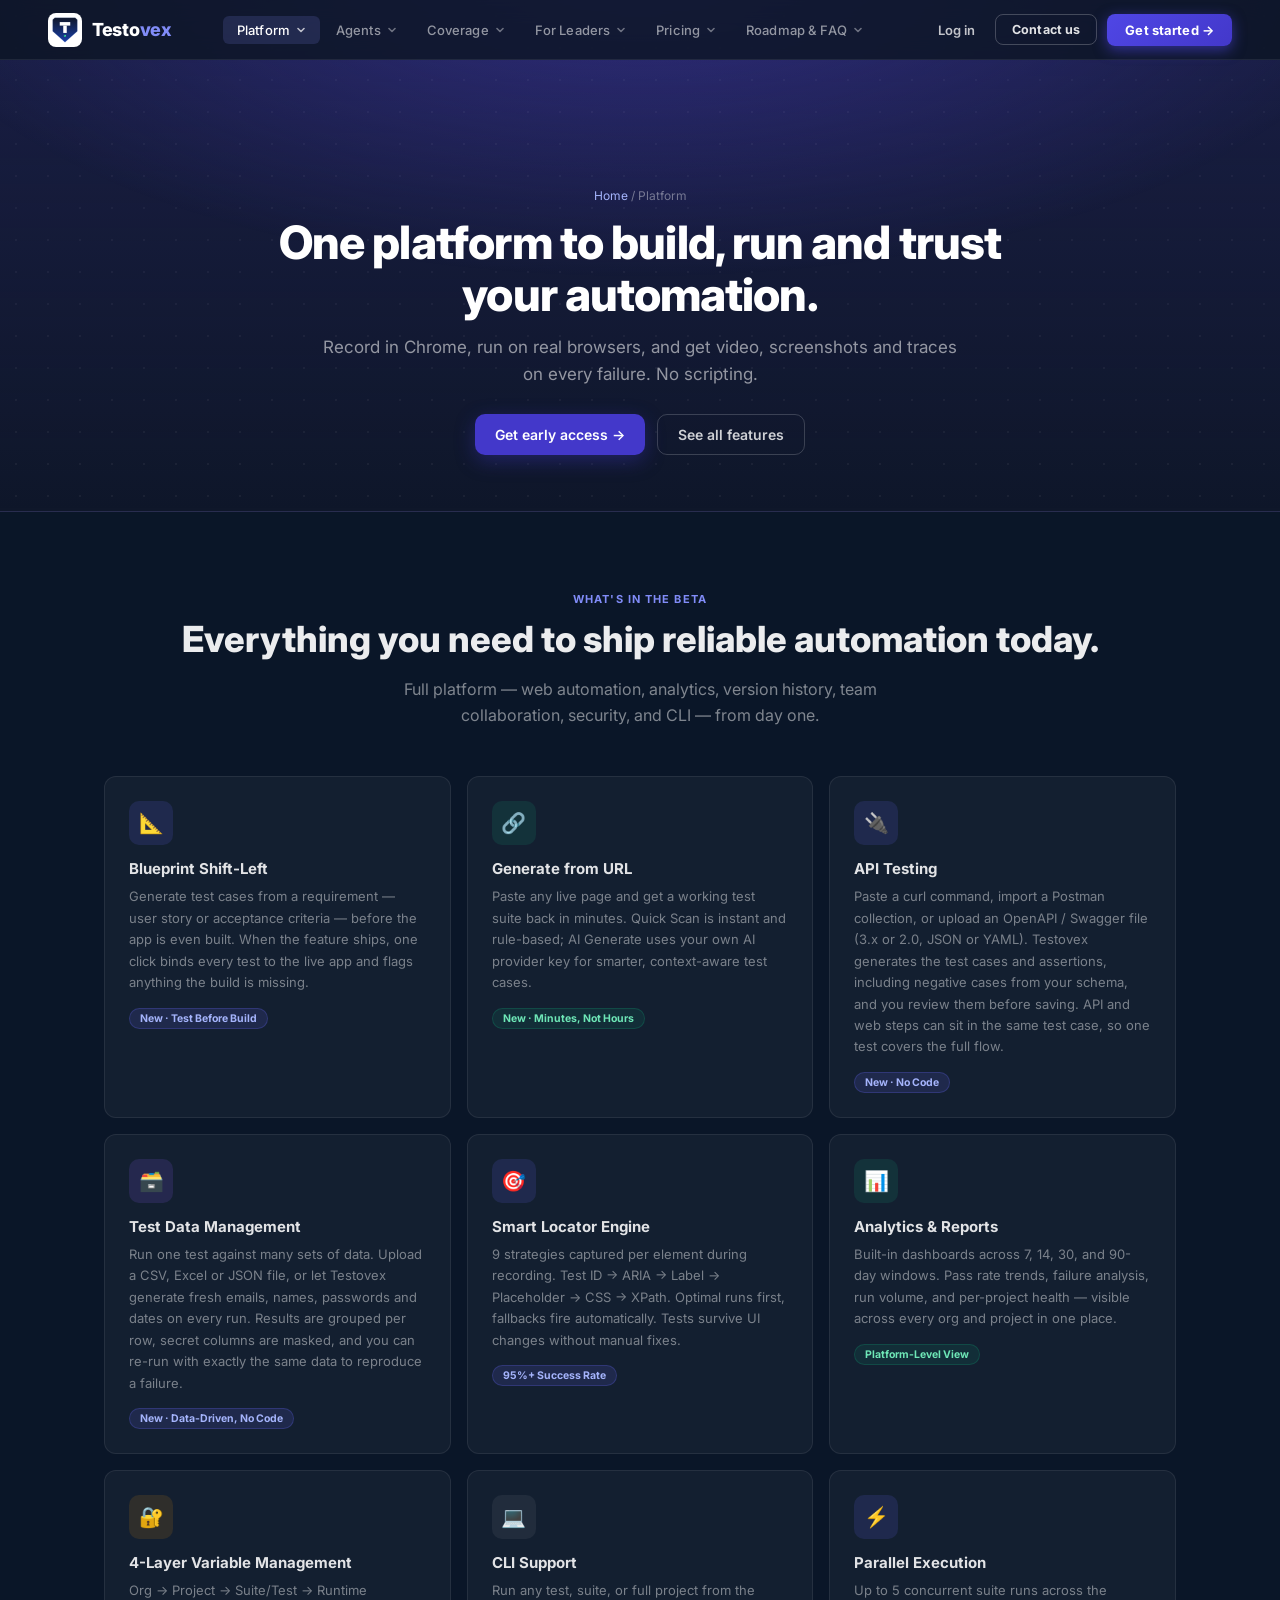
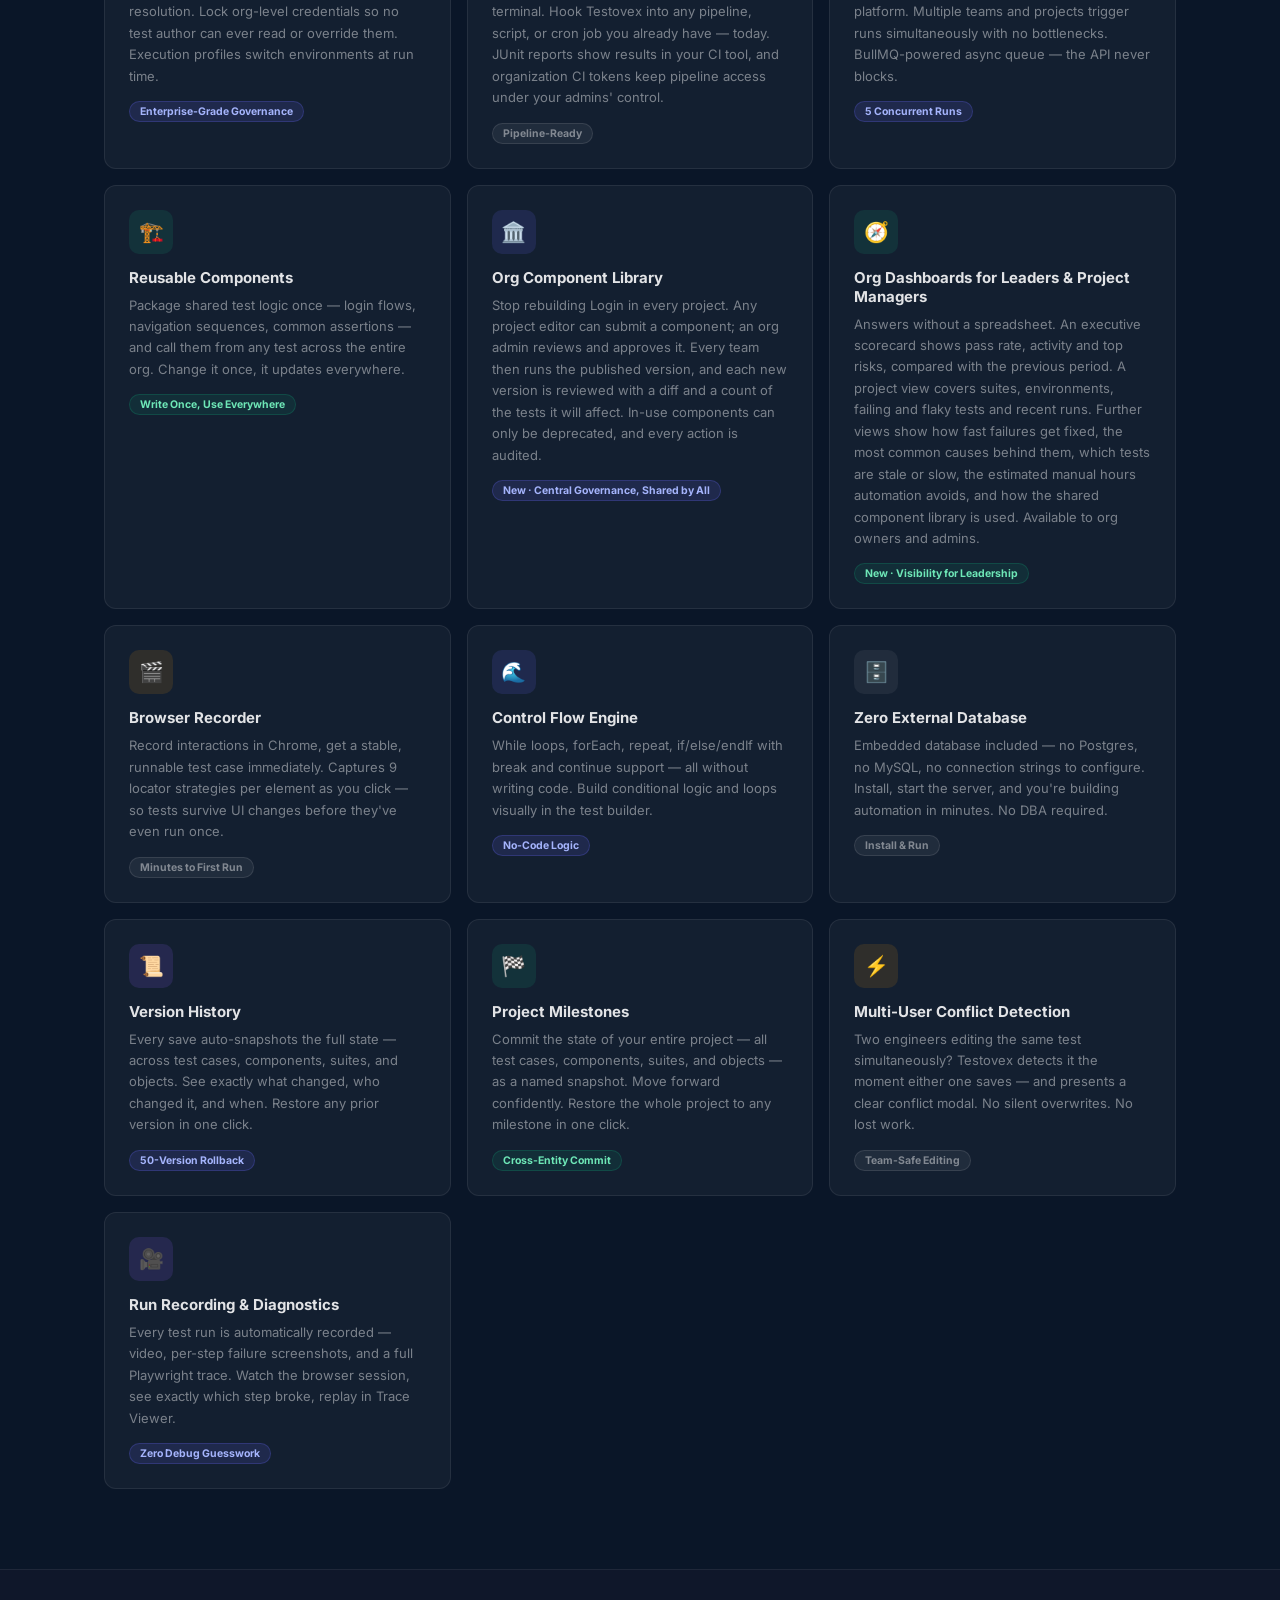
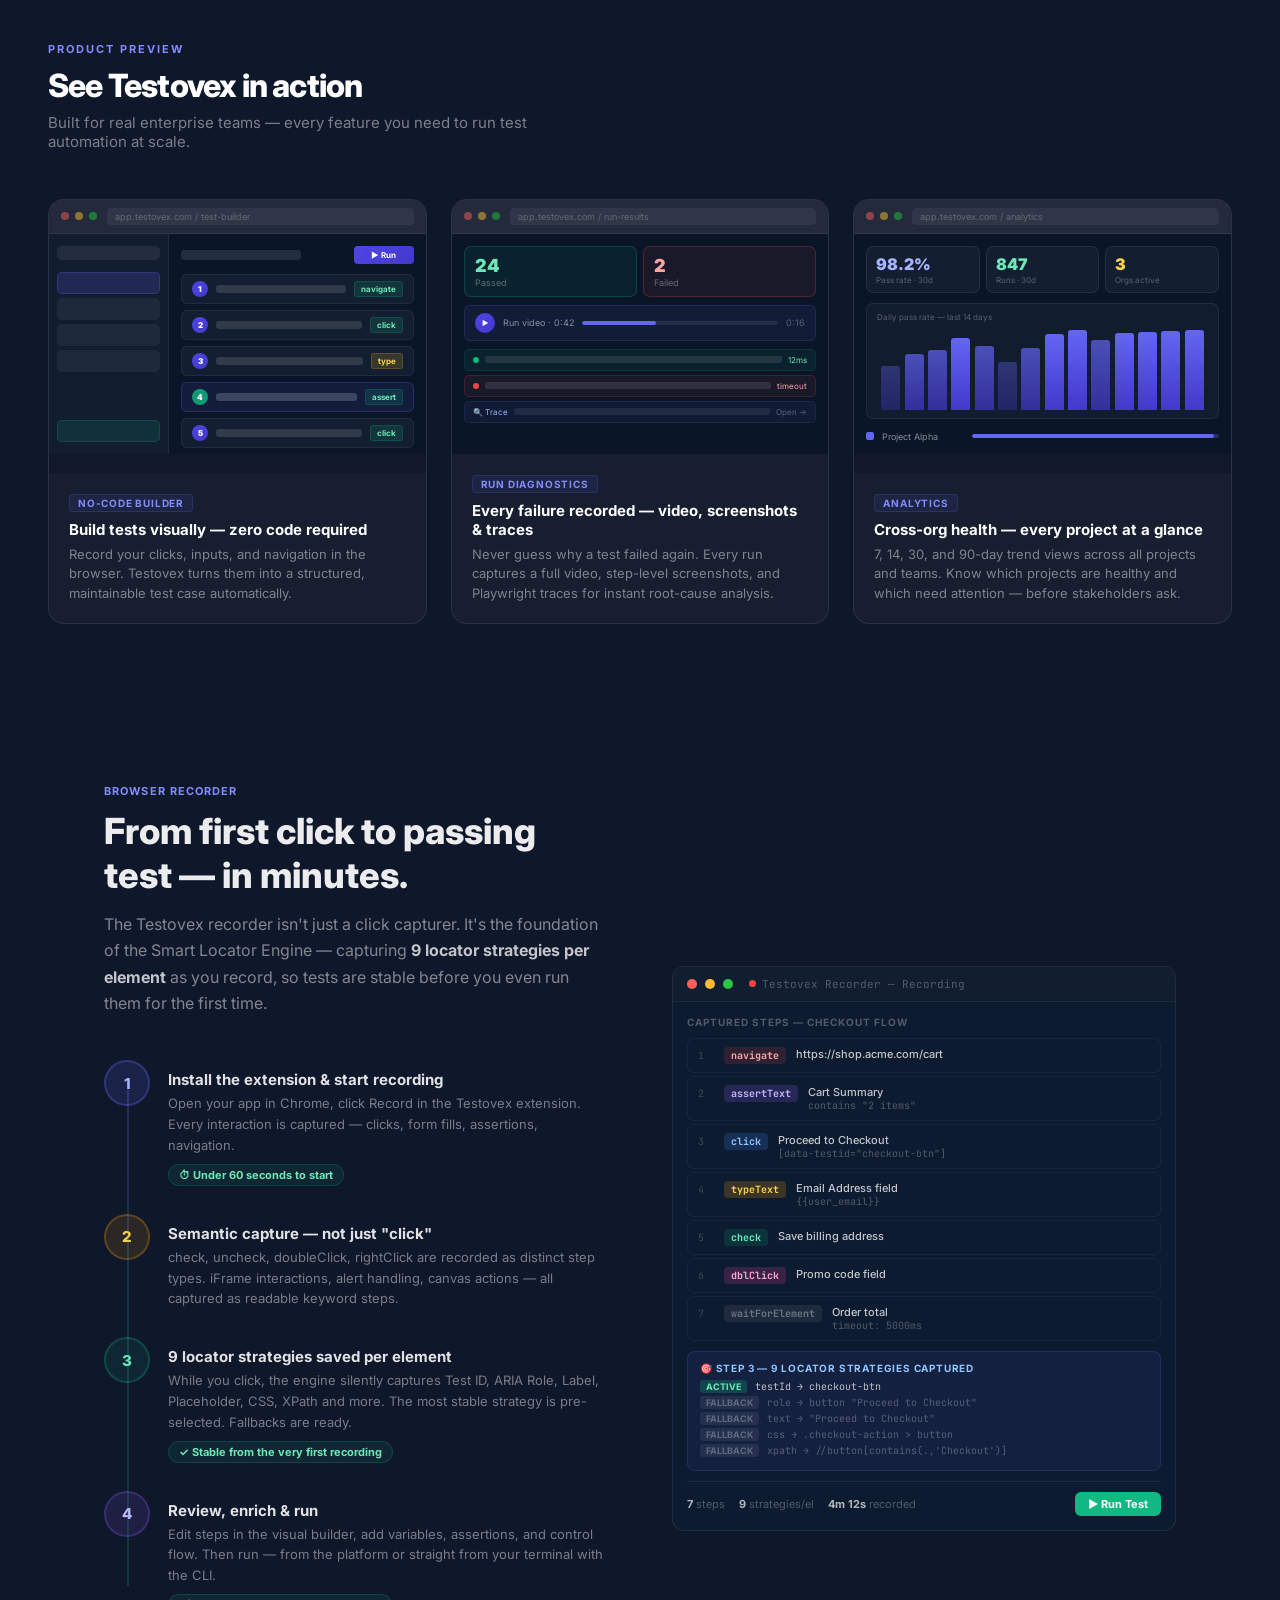
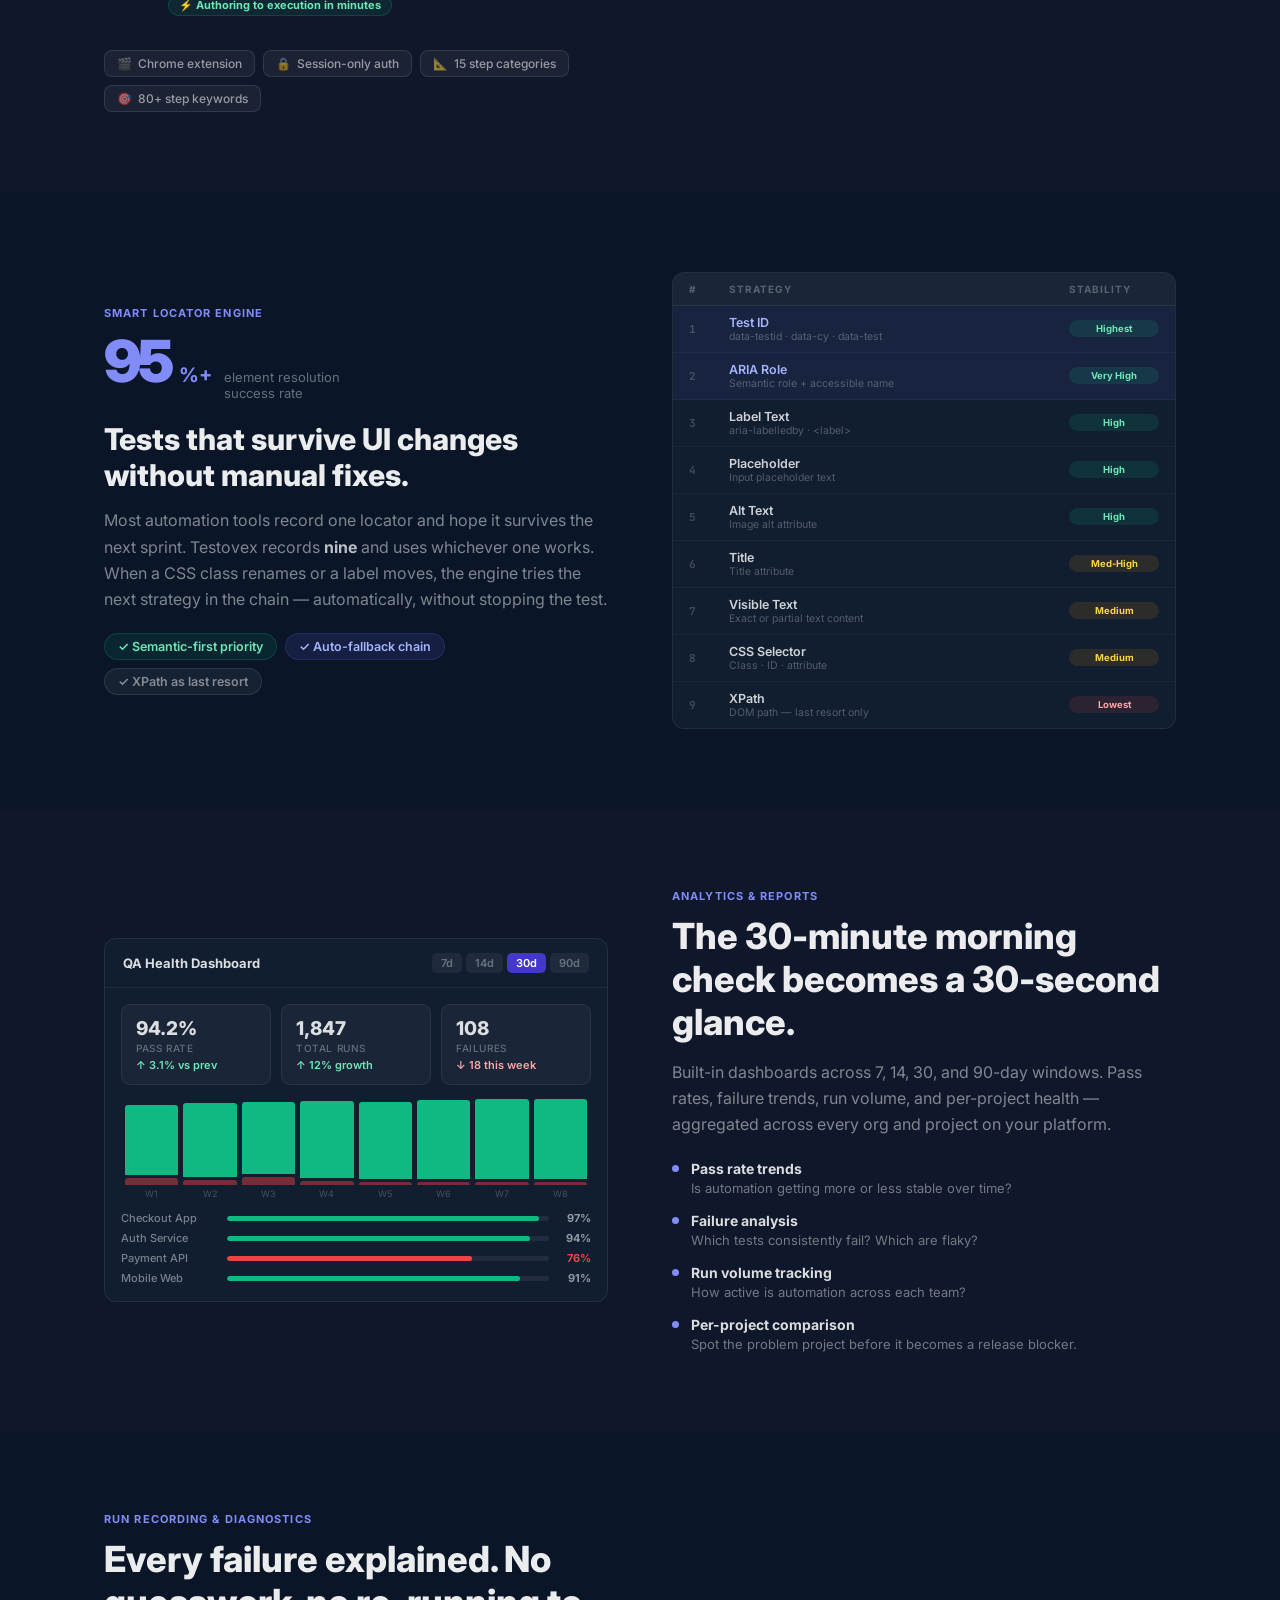
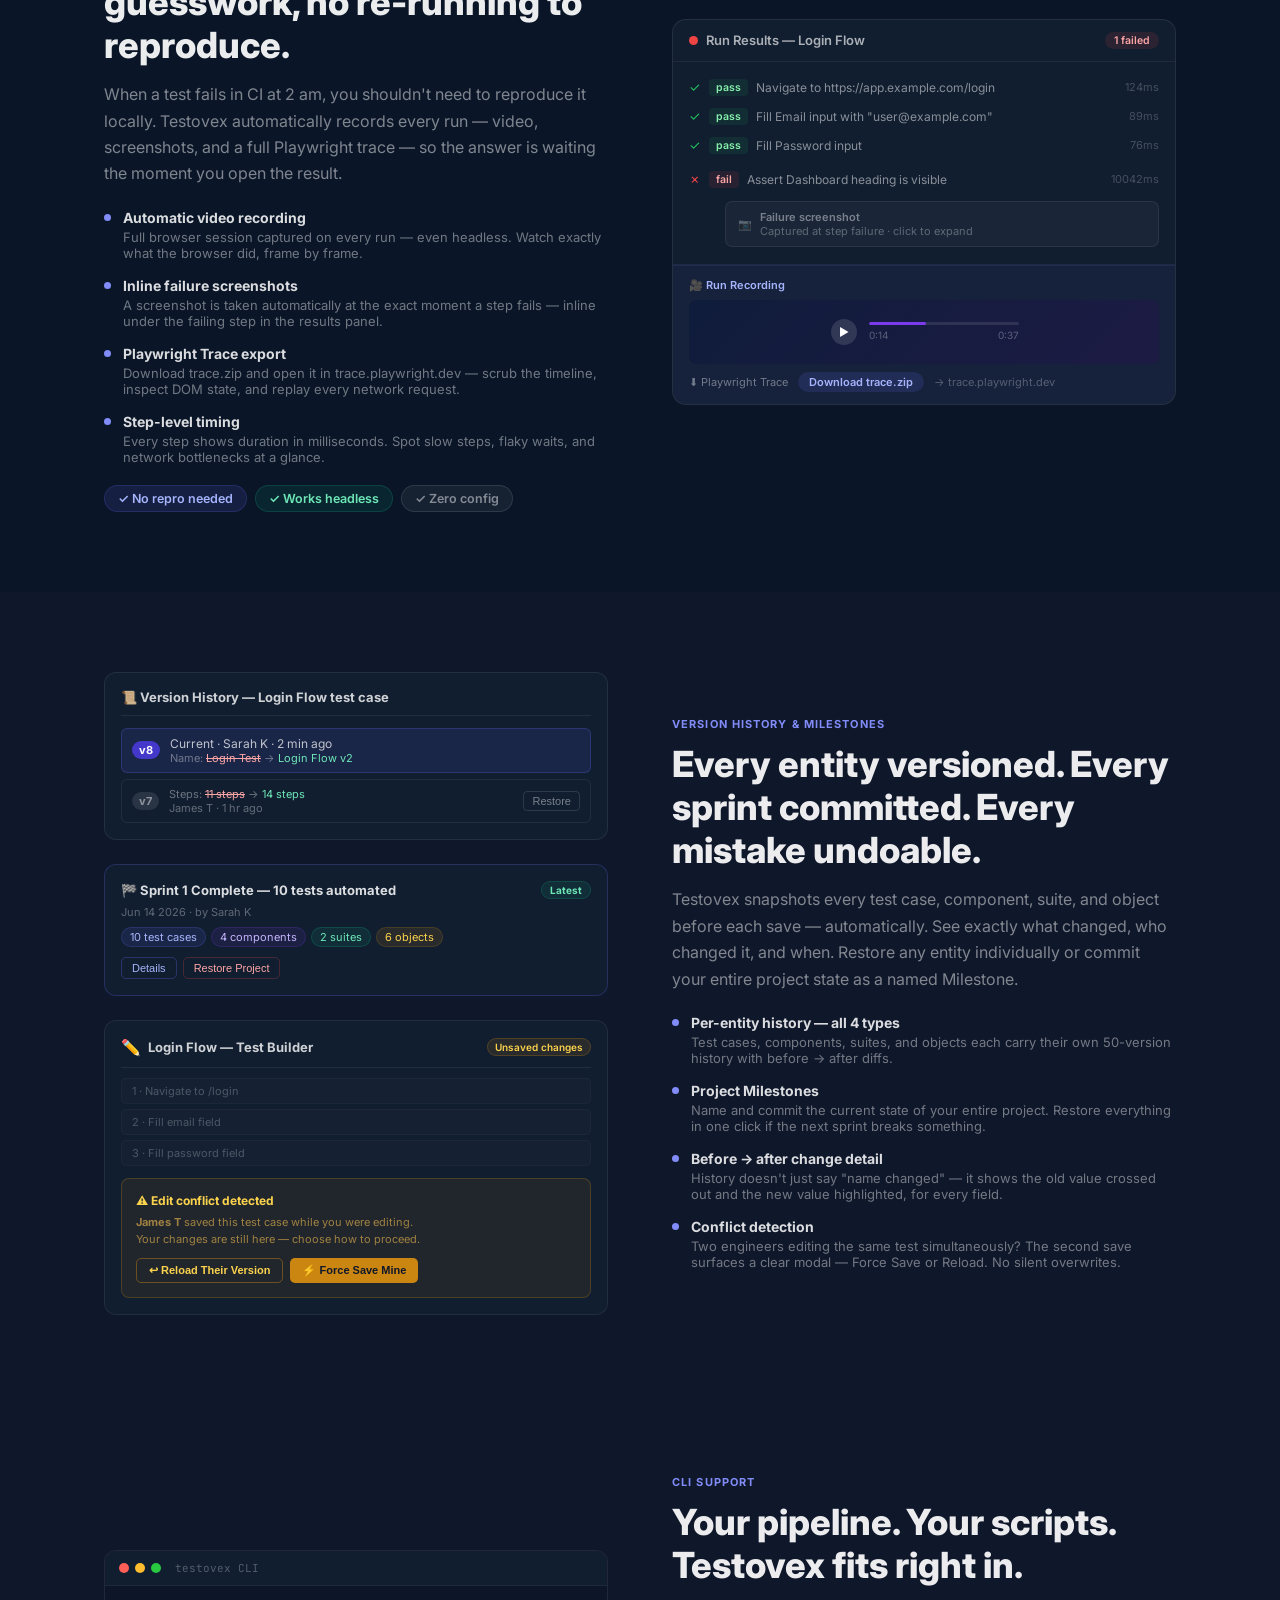
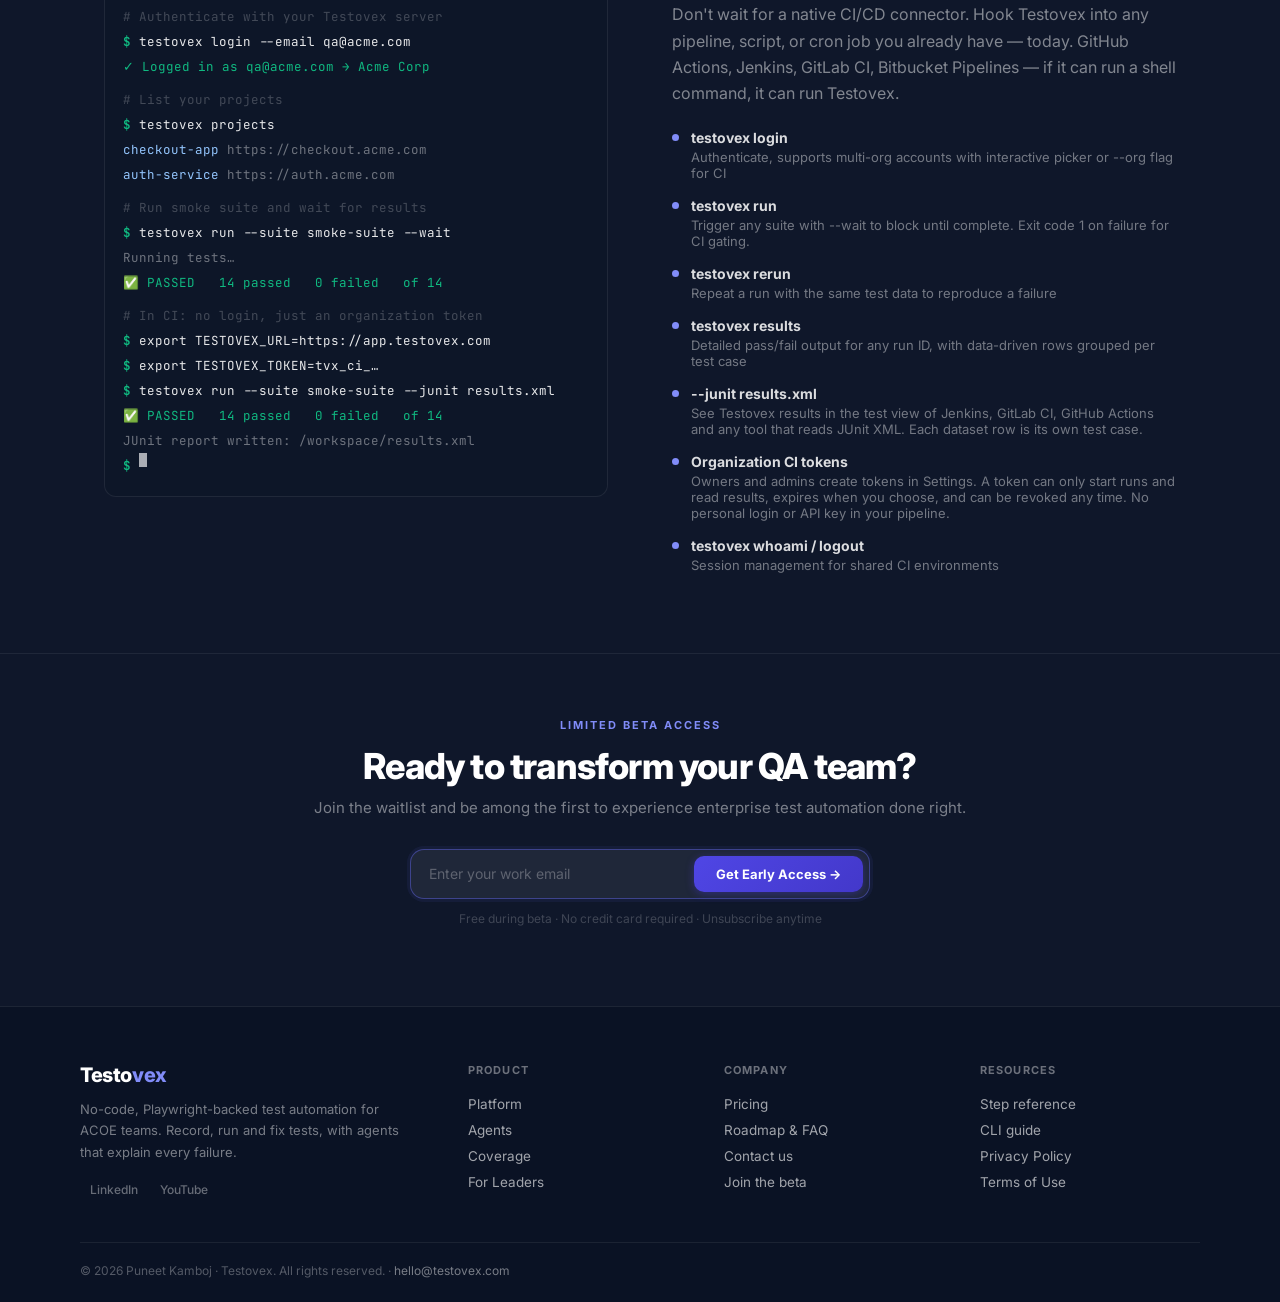
<file: platform.html>
<!DOCTYPE html>
<html lang="en">
<head>
  <meta charset="UTF-8" />
  <meta name="viewport" content="width=device-width, initial-scale=1.0" />
  <title>Platform — Testovex</title>
  <meta name="description" content="Browser recorder, smart locator engine, run diagnostics, version history and CLI. Everything in the Testovex beta, in one platform." />

  <!-- Open Graph / LinkedIn / Facebook -->
  <meta property="og:type"        content="website" />
  <meta property="og:url"         content="https://testovex.com/platform" />
  <meta property="og:title"       content="Platform — Testovex" />
  <meta property="og:description" content="Browser recorder, smart locator engine, run diagnostics, version history and CLI. Everything in the Testovex beta, in one platform." />
  <meta property="og:image"       content="https://testovex.com/og-image.png" />
  <meta property="og:image:width"  content="1200" />
  <meta property="og:image:height" content="630" />
  <meta property="og:site_name"   content="Testovex" />

  <!-- Twitter / X Card -->
  <meta name="twitter:card"        content="summary_large_image" />
  <meta name="twitter:site"        content="@testovex" />
  <meta name="twitter:title"       content="Platform — Testovex" />
  <meta name="twitter:description" content="Browser recorder, smart locator engine, run diagnostics, version history and CLI. Everything in the Testovex beta, in one platform." />
  <meta name="twitter:image"       content="https://testovex.com/og-image.png" />

  <link rel="canonical" href="https://testovex.com/platform" />
  <link rel="icon" type="image/x-icon" href="favicon.ico" />
  <link rel="icon" type="image/png" sizes="32x32" href="favicon-32.png" />
  <link rel="icon" type="image/png" sizes="16x16" href="favicon-16.png" />
  <link rel="apple-touch-icon" sizes="180x180" href="apple-touch-icon.png" />
  <link rel="preconnect" href="https://fonts.googleapis.com" />
  <link rel="preconnect" href="https://fonts.gstatic.com" crossorigin />
  <link href="https://fonts.googleapis.com/css2?family=Inter:wght@400;500;600;700;800;900&family=JetBrains+Mono:wght@400;500&display=swap" rel="stylesheet" />
  <link rel="stylesheet" href="assets/site.css?v=46d84218" />
</head>
<body>

<!-- Background -->
<div class="bg"></div>

<nav>
  <a class="nav-logo" href="/">
    <div class="nav-logo-icon">
      <svg width="28" height="28" viewBox="0 0 400 400" xmlns="http://www.w3.org/2000/svg">
        <defs>
          <linearGradient id="sg" x1="0" y1="0" x2="0" y2="1">
            <stop offset="0%" stop-color="#0F172A"/>
            <stop offset="100%" stop-color="#1A3FAA"/>
          </linearGradient>
        </defs>
        <polygon points="54,24 346,24 376,54 376,218 200,376 24,218 24,54" fill="url(#sg)"/>
        <polygon points="54,24 346,24 376,54 376,218 200,376 24,218 24,54" fill="none" stroke="#6384D4" stroke-width="4" stroke-opacity="0.6"/>
        <rect x="125" y="87" width="150" height="50" fill="white"/>
        <rect x="175" y="137" width="50" height="105" fill="white"/>
        <circle cx="200" cy="284" r="16" fill="#10B981"/>
        <polyline points="192,284 198,291 210,275" fill="none" stroke="white" stroke-width="3.5" stroke-linecap="round" stroke-linejoin="round"/>
      </svg>
    </div>
    <span class="nav-logo-name">Testo<span>vex</span></span>
  </a>
  <div class="lp-nav-links" id="lpNavLinks">
    <div class="lp-dd">
      <a class="lp-dd-btn active" href="/platform" aria-haspopup="true">Platform <svg width="10" height="10" viewBox="0 0 10 10" aria-hidden="true"><path d="M2 3.5l3 3 3-3" fill="none" stroke="currentColor" stroke-width="1.6" stroke-linecap="round" stroke-linejoin="round"/></svg></a>
      <div class="lp-dd-menu" role="menu">
        <a href="/#demo" role="menuitem"><b>See it in action</b><span>Watch a real test run, start to finish</span></a>
        <a href="/platform#features" role="menuitem"><b>All features</b><span>Everything in the beta, at a glance</span></a>
        <a href="/platform#recorder" role="menuitem"><b>Smart recorder</b><span>Click through your app, get a smart-locator test</span></a>
        <a href="/platform#locator" role="menuitem"><b>Smart locator engine</b><span>9 strategies, tests survive UI change</span></a>
        <a href="/platform#recording" role="menuitem"><b>Run diagnostics</b><span>Video, screenshots and traces</span></a>
        <a href="/platform#collaboration" role="menuitem"><b>Version history</b><span>Rollback and project milestones</span></a>
        <a href="/platform#cli" role="menuitem"><b>CLI &amp; CI/CD</b><span>Run from any pipeline</span></a>
      </div>
    </div>
    <div class="lp-dd">
      <a class="lp-dd-btn" href="/agents" aria-haspopup="true">Agents <svg width="10" height="10" viewBox="0 0 10 10" aria-hidden="true"><path d="M2 3.5l3 3 3-3" fill="none" stroke="currentColor" stroke-width="1.6" stroke-linecap="round" stroke-linejoin="round"/></svg></a>
      <div class="lp-dd-menu" role="menu">
        <a href="/agents#agents" role="menuitem"><b>All agents</b><span>What runs on every test run</span></a>
        <a href="/agents#a-author" role="menuitem"><b>Test Author</b><span>Tests from Jira stories and API specs</span></a>
        <a href="/agents#a-autofix" role="menuitem"><b>Autofix</b><span>Apply, re-run, keep only if it passes</span></a>
        <a href="/agents#a-heal" role="menuitem"><b>Self-Healing</b><span>A new locator proposed from the live page</span></a>
        <a href="/agents#a-triage" role="menuitem"><b>Failure Triage</b><span>Why each test failed, sorted automatically</span></a>
        <a href="/agents#a-bugs" role="menuitem"><b>Bug Reporter</b><span>Jira bugs drafted for your approval</span></a>
        <a href="/agents#a-release" role="menuitem"><b>Release Readiness</b><span>A go/no-go for every project</span></a>
        <a href="/agents#a-flaky" role="menuitem"><b>Flaky detection &amp; quarantine</b><span>Unreliable tests flagged, builds trusted</span></a>
        <a href="/agents#a-inbox" role="menuitem"><b>Agent Inbox</b><span>Everything needing a human, in one place</span></a>
        <a href="/agents#a-live" role="menuitem"><b>Agents Live</b><span>Watch the agents work on every run</span></a>
        <a href="/agents#a-doctor" role="menuitem"><b>Environment Doctor</b><span>Checks your app is up before a run</span></a>
        <a href="/agents#a-ask" role="menuitem"><b>Ask Your Tests</b><span>Plain-English questions about your tests</span></a>
        <a href="/agents#a-time" role="menuitem"><b>Time Saved</b><span>Hours the agents gave back</span></a>
      </div>
    </div>
    <div class="lp-dd">
      <a class="lp-dd-btn" href="/coverage" aria-haspopup="true">Coverage <svg width="10" height="10" viewBox="0 0 10 10" aria-hidden="true"><path d="M2 3.5l3 3 3-3" fill="none" stroke="currentColor" stroke-width="1.6" stroke-linecap="round" stroke-linejoin="round"/></svg></a>
      <div class="lp-dd-menu" role="menu">
        <a href="/coverage#generate" role="menuitem"><b>Generate your way</b><span>UI, API or both: generate, record or build</span></a>
        <a href="/coverage#g-ui" role="menuitem"><b>No-code UI journeys</b><span>Record, generate or build browser flows</span></a>
        <a href="/coverage#g-api" role="menuitem"><b>No-code API checks</b><span>curl, Postman or OpenAPI in, tests out</span></a>
        <a href="/coverage#g-mix" role="menuitem"><b>Full-stack journeys</b><span>UI + API in one test case</span></a>
        <a href="/coverage#f-data" role="menuitem"><b>Data-driven runs</b><span>One flow, many rows: CSV, Excel, JSON or generated</span></a>
        <a href="/coverage#f-blueprint" role="menuitem"><b>AI scenarios from requirements</b><span>Blueprint: AI drafts automation from a user story</span></a>
        <a href="/coverage#f-url" role="menuitem"><b>AI from any URL</b><span>Paste a page, AI drafts wider coverage</span></a>
      </div>
    </div>
    <div class="lp-dd">
      <a class="lp-dd-btn" href="/leaders" aria-haspopup="true">For Leaders <svg width="10" height="10" viewBox="0 0 10 10" aria-hidden="true"><path d="M2 3.5l3 3 3-3" fill="none" stroke="currentColor" stroke-width="1.6" stroke-linecap="round" stroke-linejoin="round"/></svg></a>
      <div class="lp-dd-menu" role="menu">
        <a href="/leaders#org-demo" role="menuitem"><b>Org dashboards</b><span>Release readiness, automation value, failures</span></a>
        <a href="/leaders#f-library" role="menuitem"><b>Component library</b><span>One approved flow, shared by every project</span></a>
        <a href="/leaders#security" role="menuitem"><b>Security &amp; governance</b><span>Isolation, roles and locked credentials</span></a>
      </div>
    </div>
    <div class="lp-dd">
      <a class="lp-dd-btn" href="/pricing" aria-haspopup="true">Pricing <svg width="10" height="10" viewBox="0 0 10 10" aria-hidden="true"><path d="M2 3.5l3 3 3-3" fill="none" stroke="currentColor" stroke-width="1.6" stroke-linecap="round" stroke-linejoin="round"/></svg></a>
      <div class="lp-dd-menu" role="menu">
        <a href="/pricing#pricing" role="menuitem"><b>Plans</b><span>Starter, Team, Business and Enterprise</span></a>
        <a href="/pricing#roi" role="menuitem"><b>ROI calculator</b><span>What your QA team's time is worth</span></a>
      </div>
    </div>
    <div class="lp-dd">
      <a class="lp-dd-btn" href="/roadmap" aria-haspopup="true">Roadmap &amp; FAQ <svg width="10" height="10" viewBox="0 0 10 10" aria-hidden="true"><path d="M2 3.5l3 3 3-3" fill="none" stroke="currentColor" stroke-width="1.6" stroke-linecap="round" stroke-linejoin="round"/></svg></a>
      <div class="lp-dd-menu" role="menu">
        <a href="/roadmap#roadmap" role="menuitem"><b>Roadmap</b><span>What is coming after beta</span></a>
        <a href="/roadmap#faq" role="menuitem"><b>FAQ</b><span>Questions QA leaders and security teams ask</span></a>
        <a href="https://app.testovex.com/docs/steps/" role="menuitem"><b>Step reference</b><span>Every step type, with examples</span></a>
        <a href="https://app.testovex.com/docs/cli/" role="menuitem"><b>CLI guide</b><span>Install, run, JUnit reports and CI tokens</span></a>
      </div>
    </div>
  </div>
  <div class="nav-actions">
    <a class="nav-login" href="https://app.testovex.com/login">Log in</a>
    <a class="nav-btn nav-contact" href="mailto:hello@testovex.com?subject=Testovex%20Inquiry">Contact us</a>
    <a class="nav-btn nav-cta" href="#beta">Get started <span aria-hidden="true">→</span></a>
    <button type="button" class="nav-burger" id="navBurger" aria-label="Open menu" aria-expanded="false" aria-controls="lpMobile">
      <span></span><span></span><span></span>
    </button>
  </div>
  <div class="lp-mobile" id="lpMobile" hidden>
    <div class="lp-m-group">Platform</div>
    <a href="/#demo">See it in action</a>
    <a href="/platform#features">All features</a>
    <a href="/platform#recorder">Smart recorder</a>
    <a href="/platform#locator">Smart locator engine</a>
    <a href="/platform#recording">Run diagnostics</a>
    <a href="/platform#collaboration">Version history</a>
    <a href="/platform#cli">CLI &amp; CI/CD</a>
    <div class="lp-m-group">Agents</div>
    <a href="/agents#agents">All agents</a>
    <a href="/agents#a-author">Test Author</a>
    <a href="/agents#a-autofix">Autofix</a>
    <a href="/agents#a-heal">Self-Healing</a>
    <a href="/agents#a-triage">Failure Triage</a>
    <a href="/agents#a-bugs">Bug Reporter</a>
    <a href="/agents#a-release">Release Readiness</a>
    <a href="/agents#a-flaky">Flaky detection &amp; quarantine</a>
    <a href="/agents#a-inbox">Agent Inbox</a>
    <a href="/agents#a-live">Agents Live</a>
    <a href="/agents#a-doctor">Environment Doctor</a>
    <a href="/agents#a-ask">Ask Your Tests</a>
    <a href="/agents#a-time">Time Saved</a>
    <div class="lp-m-group">Coverage</div>
    <a href="/coverage#generate">Generate your way</a>
    <a href="/coverage#g-ui">No-code UI journeys</a>
    <a href="/coverage#g-api">No-code API checks</a>
    <a href="/coverage#g-mix">Full-stack journeys</a>
    <a href="/coverage#f-data">Data-driven runs</a>
    <a href="/coverage#f-blueprint">AI scenarios from requirements</a>
    <a href="/coverage#f-url">AI from any URL</a>
    <div class="lp-m-group">For Leaders</div>
    <a href="/leaders#org-demo">Org dashboards</a>
    <a href="/leaders#f-library">Component library</a>
    <a href="/leaders#security">Security &amp; governance</a>
    <div class="lp-m-group">More</div>
    <a href="/pricing#pricing">Pricing</a>
    <a href="/pricing#roi">ROI calculator</a>
    <a href="/roadmap#roadmap">Roadmap</a>
    <a href="/roadmap#faq">FAQ</a>
    <a href="https://app.testovex.com/docs/steps/">Step reference</a>
    <a href="https://app.testovex.com/docs/cli/">CLI guide</a>
    <div class="lp-m-actions">
      <a class="nav-btn nav-cta" href="#beta">Get started →</a>
      <a class="lp-m-login" href="https://app.testovex.com/login">Log in</a>
      <a class="lp-m-login" href="mailto:hello@testovex.com?subject=Testovex%20Inquiry">Contact us</a>
    </div>
  </div>
</nav>

<main>
<section class="pg-hero">
  <div class="pg-crumb"><a href="/">Home</a> / Platform</div>
  <h1>One platform to build, run and trust your automation.</h1>
  <p>Record in Chrome, run on real browsers, and get video, screenshots and traces on every failure. No scripting.</p>
  <div class="pg-actions">
    <a class="pg-btn primary" href="#beta">Get early access →</a>
    <a class="pg-btn ghost" href="#features">See all features</a>
  </div>
</section>

<section class="lp-features" id="features">
  <div class="lp-container">
    <div class="lp-features-header lp-fade">
      <div class="lp-sec-label">What's In The Beta</div>
      <div class="lp-sec-title">Everything you need to ship reliable automation today.</div>
      <p class="lp-sec-sub">Full platform — web automation, analytics, version history, team collaboration, security, and CLI — from day one.</p>
    </div>
    <div class="lp-feature-grid">
      <div class="lp-feature-card lp-fade" id="f-blueprint"><div class="lp-feature-icon" style="background:rgba(99,102,241,0.15)">📐</div><h3>Blueprint Shift-Left</h3><p>Generate test cases from a requirement — user story or acceptance criteria — before the app is even built. When the feature ships, one click binds every test to the live app and flags anything the build is missing.</p><span class="lp-ftag blue">New · Test Before Build</span></div>
      <div class="lp-feature-card lp-fade" id="f-url"><div class="lp-feature-icon" style="background:rgba(16,185,129,0.12)">🔗</div><h3>Generate from URL</h3><p>Paste any live page and get a working test suite back in minutes. Quick Scan is instant and rule-based; AI Generate uses your own AI provider key for smarter, context-aware test cases.</p><span class="lp-ftag teal">New · Minutes, Not Hours</span></div>
      <div class="lp-feature-card lp-fade" id="f-api"><div class="lp-feature-icon" style="background:rgba(99,102,241,0.15)">🔌</div><h3>API Testing</h3><p>Paste a curl command, import a Postman collection, or upload an OpenAPI / Swagger file (3.x or 2.0, JSON or YAML). Testovex generates the test cases and assertions, including negative cases from your schema, and you review them before saving. API and web steps can sit in the same test case, so one test covers the full flow.</p><span class="lp-ftag blue">New · No Code</span></div>
      <div class="lp-feature-card lp-fade" id="f-data"><div class="lp-feature-icon" style="background:rgba(139,92,246,0.15)">🗃️</div><h3>Test Data Management</h3><p>Run one test against many sets of data. Upload a CSV, Excel or JSON file, or let Testovex generate fresh emails, names, passwords and dates on every run. Results are grouped per row, secret columns are masked, and you can re-run with exactly the same data to reproduce a failure.</p><span class="lp-ftag blue">New · Data-Driven, No Code</span></div>
      <div class="lp-feature-card lp-fade"><div class="lp-feature-icon" style="background:rgba(99,102,241,0.15)">🎯</div><h3>Smart Locator Engine</h3><p>9 strategies captured per element during recording. Test ID → ARIA → Label → Placeholder → CSS → XPath. Optimal runs first, fallbacks fire automatically. Tests survive UI changes without manual fixes.</p><span class="lp-ftag blue">95%+ Success Rate</span></div>
      <div class="lp-feature-card lp-fade"><div class="lp-feature-icon" style="background:rgba(16,185,129,0.12)">📊</div><h3>Analytics &amp; Reports</h3><p>Built-in dashboards across 7, 14, 30, and 90-day windows. Pass rate trends, failure analysis, run volume, and per-project health — visible across every org and project in one place.</p><span class="lp-ftag teal">Platform-Level View</span></div>
      <div class="lp-feature-card lp-fade"><div class="lp-feature-icon" style="background:rgba(245,158,11,0.12)">🔐</div><h3>4-Layer Variable Management</h3><p>Org → Project → Suite/Test → Runtime resolution. Lock org-level credentials so no test author can ever read or override them. Execution profiles switch environments at run time.</p><span class="lp-ftag blue">Enterprise-Grade Governance</span></div>
      <div class="lp-feature-card lp-fade"><div class="lp-feature-icon" style="background:rgba(255,255,255,0.06)">💻</div><h3>CLI Support</h3><p>Run any test, suite, or full project from the terminal. Hook Testovex into any pipeline, script, or cron job you already have — today. JUnit reports show results in your CI tool, and organization CI tokens keep pipeline access under your admins' control.</p><span class="lp-ftag gray">Pipeline-Ready</span></div>
      <div class="lp-feature-card lp-fade"><div class="lp-feature-icon" style="background:rgba(99,102,241,0.15)">⚡</div><h3>Parallel Execution</h3><p>Up to 5 concurrent suite runs across the platform. Multiple teams and projects trigger runs simultaneously with no bottlenecks. BullMQ-powered async queue — the API never blocks.</p><span class="lp-ftag blue">5 Concurrent Runs</span></div>
      <div class="lp-feature-card lp-fade"><div class="lp-feature-icon" style="background:rgba(16,185,129,0.12)">🏗️</div><h3>Reusable Components</h3><p>Package shared test logic once — login flows, navigation sequences, common assertions — and call them from any test across the entire org. Change it once, it updates everywhere.</p><span class="lp-ftag teal">Write Once, Use Everywhere</span></div>
      <div class="lp-feature-card lp-fade" id="f-library"><div class="lp-feature-icon" style="background:rgba(99,102,241,0.15)">🏛️</div><h3>Org Component Library</h3><p>Stop rebuilding Login in every project. Any project editor can submit a component; an org admin reviews and approves it. Every team then runs the published version, and each new version is reviewed with a diff and a count of the tests it will affect. In-use components can only be deprecated, and every action is audited.</p><span class="lp-ftag blue">New · Central Governance, Shared by All</span></div>
      <div class="lp-feature-card lp-fade" id="f-dashboards"><div class="lp-feature-icon" style="background:rgba(16,185,129,0.12)">🧭</div><h3>Org Dashboards for Leaders &amp; Project Managers</h3><p>Answers without a spreadsheet. An executive scorecard shows pass rate, activity and top risks, compared with the previous period. A project view covers suites, environments, failing and flaky tests and recent runs. Further views show how fast failures get fixed, the most common causes behind them, which tests are stale or slow, the estimated manual hours automation avoids, and how the shared component library is used. Available to org owners and admins.</p><span class="lp-ftag teal">New · Visibility for Leadership</span></div>
      <div class="lp-feature-card lp-fade"><div class="lp-feature-icon" style="background:rgba(245,158,11,0.12)">🎬</div><h3>Browser Recorder</h3><p>Record interactions in Chrome, get a stable, runnable test case immediately. Captures 9 locator strategies per element as you click — so tests survive UI changes before they've even run once.</p><span class="lp-ftag gray">Minutes to First Run</span></div>
      <div class="lp-feature-card lp-fade"><div class="lp-feature-icon" style="background:rgba(99,102,241,0.15)">🌊</div><h3>Control Flow Engine</h3><p>While loops, forEach, repeat, if/else/endIf with break and continue support — all without writing code. Build conditional logic and loops visually in the test builder.</p><span class="lp-ftag blue">No-Code Logic</span></div>
      <div class="lp-feature-card lp-fade"><div class="lp-feature-icon" style="background:rgba(255,255,255,0.06)">🗄️</div><h3>Zero External Database</h3><p>Embedded database included — no Postgres, no MySQL, no connection strings to configure. Install, start the server, and you're building automation in minutes. No DBA required.</p><span class="lp-ftag gray">Install &amp; Run</span></div>
      <div class="lp-feature-card lp-fade"><div class="lp-feature-icon" style="background:rgba(139,92,246,0.15)">📜</div><h3>Version History</h3><p>Every save auto-snapshots the full state — across test cases, components, suites, and objects. See exactly what changed, who changed it, and when. Restore any prior version in one click.</p><span class="lp-ftag blue">50-Version Rollback</span></div>
      <div class="lp-feature-card lp-fade"><div class="lp-feature-icon" style="background:rgba(16,185,129,0.12)">🏁</div><h3>Project Milestones</h3><p>Commit the state of your entire project — all test cases, components, suites, and objects — as a named snapshot. Move forward confidently. Restore the whole project to any milestone in one click.</p><span class="lp-ftag teal">Cross-Entity Commit</span></div>
      <div class="lp-feature-card lp-fade"><div class="lp-feature-icon" style="background:rgba(245,158,11,0.12)">⚡</div><h3>Multi-User Conflict Detection</h3><p>Two engineers editing the same test simultaneously? Testovex detects it the moment either one saves — and presents a clear conflict modal. No silent overwrites. No lost work.</p><span class="lp-ftag gray">Team-Safe Editing</span></div>
      <div class="lp-feature-card lp-fade"><div class="lp-feature-icon" style="background:rgba(139,92,246,0.15)">🎥</div><h3>Run Recording &amp; Diagnostics</h3><p>Every test run is automatically recorded — video, per-step failure screenshots, and a full Playwright trace. Watch the browser session, see exactly which step broke, replay in Trace Viewer.</p><span class="lp-ftag blue">Zero Debug Guesswork</span></div>
    </div>
  </div>
</section>

<section class="screenshots-section" id="screenshots">

  <div class="section-eyebrow">Product Preview</div>
  <h2 class="section-title">See Testovex in action</h2>
  <p class="section-sub">Built for real enterprise teams — every feature you need to run test automation at scale.</p>

  <div class="screenshots-grid">

    <!-- Screenshot 1: Test Builder -->
    <div class="ss-card">
      <div class="ss-chrome">
        <span class="ss-dot ss-dot-r"></span>
        <span class="ss-dot ss-dot-y"></span>
        <span class="ss-dot ss-dot-g"></span>
        <span class="ss-url">app.testovex.com / test-builder</span>
      </div>
      <div class="ss-img">
        <!-- Animated test builder mockup -->
        <div class="mock-ui">
          <div class="mock-sidebar">
            <div class="mock-nav-item" style="height:14px;margin-bottom:8px;background:rgba(255,255,255,0.07)"></div>
            <div class="mock-nav-item active"></div>
            <div class="mock-nav-item"></div>
            <div class="mock-nav-item"></div>
            <div class="mock-nav-item"></div>
            <div class="mock-nav-item" style="margin-top:auto;background:rgba(16,185,129,0.12);border:1px solid rgba(16,185,129,0.2)"></div>
          </div>
          <div class="mock-main">
            <div style="display:flex;align-items:center;gap:8px;margin-bottom:4px">
              <div style="height:10px;width:120px;background:rgba(255,255,255,0.1);border-radius:3px"></div>
              <div style="height:18px;width:60px;background:linear-gradient(135deg,#4F46E5,#4338CA);border-radius:4px;margin-left:auto;font-size:8px;color:white;display:flex;align-items:center;justify-content:center;font-weight:700">▶ Run</div>
            </div>
            <div class="mock-step-row" style="animation-delay:0.0s">
              <div class="mock-step-num">1</div>
              <div class="mock-step-label" style="width:55%"></div>
              <div class="mock-step-badge">navigate</div>
            </div>
            <div class="mock-step-row" style="animation-delay:0.15s">
              <div class="mock-step-num">2</div>
              <div class="mock-step-label" style="width:65%"></div>
              <div class="mock-step-badge">click</div>
            </div>
            <div class="mock-step-row" style="animation-delay:0.3s">
              <div class="mock-step-num">3</div>
              <div class="mock-step-label" style="width:50%"></div>
              <div class="mock-step-badge" style="background:rgba(251,191,36,0.15);color:#FCD34D;border-color:rgba(251,191,36,0.2)">type</div>
            </div>
            <div class="mock-step-row new-row" style="animation-delay:0.45s">
              <div class="mock-step-num" style="background:rgba(16,185,129,0.8)">4</div>
              <div class="mock-step-label" style="width:60%;background:rgba(255,255,255,0.18)"></div>
              <div class="mock-step-badge">assert</div>
            </div>
            <div class="mock-step-row" style="animation-delay:0.6s">
              <div class="mock-step-num">5</div>
              <div class="mock-step-label" style="width:45%"></div>
              <div class="mock-step-badge">click</div>
            </div>
          </div>
        </div>
      </div>
      <div class="ss-body">
        <span class="ss-tag">No-Code Builder</span>
        <div class="ss-title">Build tests visually — zero code required</div>
        <div class="ss-desc">Record your clicks, inputs, and navigation in the browser. Testovex turns them into a structured, maintainable test case automatically.</div>
      </div>
    </div>

    <!-- Screenshot 2: Run Results -->
    <div class="ss-card">
      <div class="ss-chrome">
        <span class="ss-dot ss-dot-r"></span>
        <span class="ss-dot ss-dot-y"></span>
        <span class="ss-dot ss-dot-g"></span>
        <span class="ss-url">app.testovex.com / run-results</span>
      </div>
      <div class="ss-img">
        <!-- Animated run results mockup -->
        <div class="mock-ui" style="padding:12px;gap:8px">
          <div class="mock-result-grid">
            <div class="mock-stat pass">
              <div class="mock-stat-num g">24</div>
              <div class="mock-stat-lbl">Passed</div>
            </div>
            <div class="mock-stat fail">
              <div class="mock-stat-num r">2</div>
              <div class="mock-stat-lbl">Failed</div>
            </div>
          </div>
          <div class="mock-video-bar">
            <div class="mock-play-btn">
              <svg width="8" height="8" viewBox="0 0 10 10" fill="white"><polygon points="2,1 9,5 2,9"/></svg>
            </div>
            <div style="font-size:9px;color:rgba(255,255,255,0.5);white-space:nowrap">Run video · 0:42</div>
            <div class="mock-timeline"><div class="mock-timeline-fill"></div></div>
            <div style="font-size:9px;color:rgba(255,255,255,0.3)">0:16</div>
          </div>
          <div style="display:flex;flex-direction:column;gap:4px">
            <div style="display:flex;align-items:center;gap:6px;padding:5px 8px;background:rgba(16,185,129,0.07);border:1px solid rgba(16,185,129,0.15);border-radius:5px">
              <div style="width:6px;height:6px;border-radius:50%;background:#10B981;flex-shrink:0"></div>
              <div style="height:7px;flex:1;background:rgba(255,255,255,0.1);border-radius:2px"></div>
              <div style="font-size:8px;color:#6EE7B7">12ms</div>
            </div>
            <div style="display:flex;align-items:center;gap:6px;padding:5px 8px;background:rgba(239,68,68,0.07);border:1px solid rgba(239,68,68,0.2);border-radius:5px">
              <div style="width:6px;height:6px;border-radius:50%;background:#EF4444;flex-shrink:0"></div>
              <div style="height:7px;flex:1;background:rgba(255,255,255,0.1);border-radius:2px"></div>
              <div style="font-size:8px;color:#FCA5A5">timeout</div>
            </div>
            <div style="display:flex;align-items:center;gap:6px;padding:5px 8px;background:rgba(99,102,241,0.07);border:1px solid rgba(99,102,241,0.15);border-radius:5px">
              <div style="font-size:8px;color:#A5B4FC;white-space:nowrap">🔍 Trace</div>
              <div style="height:7px;flex:1;background:rgba(255,255,255,0.07);border-radius:2px"></div>
              <div style="font-size:8px;color:rgba(255,255,255,0.3)">Open →</div>
            </div>
          </div>
        </div>
      </div>
      <div class="ss-body">
        <span class="ss-tag">Run Diagnostics</span>
        <div class="ss-title">Every failure recorded — video, screenshots & traces</div>
        <div class="ss-desc">Never guess why a test failed again. Every run captures a full video, step-level screenshots, and Playwright traces for instant root-cause analysis.</div>
      </div>
    </div>

    <!-- Screenshot 3: Analytics -->
    <div class="ss-card">
      <div class="ss-chrome">
        <span class="ss-dot ss-dot-r"></span>
        <span class="ss-dot ss-dot-y"></span>
        <span class="ss-dot ss-dot-g"></span>
        <span class="ss-url">app.testovex.com / analytics</span>
      </div>
      <div class="ss-img">
        <!-- Animated analytics mockup -->
        <div class="mock-ui" style="padding:12px;gap:8px">
          <div style="display:flex;gap:6px;margin-bottom:2px">
            <div style="flex:1;background:rgba(255,255,255,0.04);border:1px solid rgba(255,255,255,0.07);border-radius:7px;padding:7px 9px">
              <div style="font-size:16px;font-weight:900;color:#A5B4FC">98.2%</div>
              <div style="font-size:8px;color:rgba(255,255,255,0.3);margin-top:1px">Pass rate · 30d</div>
            </div>
            <div style="flex:1;background:rgba(255,255,255,0.04);border:1px solid rgba(255,255,255,0.07);border-radius:7px;padding:7px 9px">
              <div style="font-size:16px;font-weight:900;color:#6EE7B7">847</div>
              <div style="font-size:8px;color:rgba(255,255,255,0.3);margin-top:1px">Runs · 30d</div>
            </div>
            <div style="flex:1;background:rgba(255,255,255,0.04);border:1px solid rgba(255,255,255,0.07);border-radius:7px;padding:7px 9px">
              <div style="font-size:16px;font-weight:900;color:#FCD34D">3</div>
              <div style="font-size:8px;color:rgba(255,255,255,0.3);margin-top:1px">Orgs active</div>
            </div>
          </div>
          <div style="background:rgba(255,255,255,0.03);border:1px solid rgba(255,255,255,0.07);border-radius:7px;padding:8px 10px">
            <div style="font-size:8px;color:rgba(255,255,255,0.3);margin-bottom:8px">Daily pass rate — last 14 days</div>
            <div class="mock-chart-bars">
              <div class="mock-bar lo" style="height:55%;animation-delay:0.0s"></div>
              <div class="mock-bar" style="height:70%;animation-delay:0.05s"></div>
              <div class="mock-bar" style="height:75%;animation-delay:0.1s"></div>
              <div class="mock-bar hi" style="height:90%;animation-delay:0.15s"></div>
              <div class="mock-bar" style="height:80%;animation-delay:0.2s"></div>
              <div class="mock-bar lo" style="height:60%;animation-delay:0.25s"></div>
              <div class="mock-bar" style="height:78%;animation-delay:0.3s"></div>
              <div class="mock-bar hi" style="height:95%;animation-delay:0.35s"></div>
              <div class="mock-bar hi" style="height:100%;animation-delay:0.4s"></div>
              <div class="mock-bar" style="height:88%;animation-delay:0.45s"></div>
              <div class="mock-bar hi" style="height:96%;animation-delay:0.5s"></div>
              <div class="mock-bar hi" style="height:98%;animation-delay:0.55s"></div>
              <div class="mock-bar hi" style="height:99%;animation-delay:0.6s"></div>
              <div class="mock-bar hi" style="height:100%;animation-delay:0.65s"></div>
            </div>
          </div>
          <div style="display:flex;flex-direction:column;gap:3px">
            <div style="display:flex;align-items:center;gap:8px;padding:4px 0">
              <div style="width:8px;height:8px;border-radius:2px;background:#6366F1;flex-shrink:0"></div>
              <div style="font-size:9px;color:rgba(255,255,255,0.5);flex:1">Project Alpha</div>
              <div style="height:4px;width:70%;background:rgba(99,102,241,0.3);border-radius:2px;overflow:hidden"><div style="height:100%;width:98%;background:#6366F1;border-radius:2px"></div></div>
            </div>
            <div style="display:flex;align-items:center;gap:8px;padding:4px 0">
              <div style="width:8px;height:8px;border-radius:2px;background:#10B981;flex-shrink:0"></div>
              <div style="font-size:9px;color:rgba(255,255,255,0.5);flex:1">Project Beta</div>
              <div style="height:4px;width:70%;background:rgba(16,185,129,0.2);border-radius:2px;overflow:hidden"><div style="height:100%;width:82%;background:#10B981;border-radius:2px"></div></div>
            </div>
          </div>
        </div>
      </div>
      <div class="ss-body">
        <span class="ss-tag">Analytics</span>
        <div class="ss-title">Cross-org health — every project at a glance</div>
        <div class="ss-desc">7, 14, 30, and 90-day trend views across all projects and teams. Know which projects are healthy and which need attention — before stakeholders ask.</div>
      </div>
    </div>

  </div>
</section>

<section class="lp-spotlight" id="recorder">
  <div class="lp-container">
    <div class="lp-spotlight-inner">
      <div class="lp-fade">
        <div class="lp-sec-label">Browser Recorder</div>
        <div class="lp-sec-title">From first click to passing test — in minutes.</div>
        <p class="lp-sec-sub" style="margin-top:14px">The Testovex recorder isn't just a click capturer. It's the foundation of the Smart Locator Engine — capturing <strong style="color:rgba(255,255,255,0.75)">9 locator strategies per element</strong> as you record, so tests are stable before you even run them for the first time.</p>
        <div class="lp-rec-flow" style="margin-top:30px">
          <div class="lp-rec-step"><div class="lp-rec-num n1">1</div><div class="lp-rec-body"><strong>Install the extension &amp; start recording</strong><p>Open your app in Chrome, click Record in the Testovex extension. Every interaction is captured — clicks, form fills, assertions, navigation.</p><span class="lp-rec-time">⏱ Under 60 seconds to start</span></div></div>
          <div class="lp-rec-step"><div class="lp-rec-num n2">2</div><div class="lp-rec-body"><strong>Semantic capture — not just "click"</strong><p>check, uncheck, doubleClick, rightClick are recorded as distinct step types. iFrame interactions, alert handling, canvas actions — all captured as readable keyword steps.</p></div></div>
          <div class="lp-rec-step"><div class="lp-rec-num n3">3</div><div class="lp-rec-body"><strong>9 locator strategies saved per element</strong><p>While you click, the engine silently captures Test ID, ARIA Role, Label, Placeholder, CSS, XPath and more. The most stable strategy is pre-selected. Fallbacks are ready.</p><span class="lp-rec-time">✓ Stable from the very first recording</span></div></div>
          <div class="lp-rec-step"><div class="lp-rec-num n4">4</div><div class="lp-rec-body"><strong>Review, enrich &amp; run</strong><p>Edit steps in the visual builder, add variables, assertions, and control flow. Then run — from the platform or straight from your terminal with the CLI.</p><span class="lp-rec-time">⚡ Authoring to execution in minutes</span></div></div>
        </div>
        <div class="lp-rec-badges">
          <div class="lp-rec-badge"><span>🎬</span> Chrome extension</div>
          <div class="lp-rec-badge"><span>🔒</span> Session-only auth</div>
          <div class="lp-rec-badge"><span>📐</span> 15 step categories</div>
          <div class="lp-rec-badge"><span>🎯</span> 80+ step keywords</div>
        </div>
      </div>
      <div class="lp-fade">
        <div class="lp-rm">
          <div class="lp-rm-bar"><div class="lp-dr r"></div><div class="lp-dr y"></div><div class="lp-dr g"></div><div class="lp-rm-ext"><span class="lp-recdot"></span> Testovex Recorder — Recording</div></div>
          <div class="lp-rm-body">
            <div class="lp-rm-ttl">Captured Steps — Checkout Flow</div>
            <div class="lp-rm-step"><span class="lp-rm-snum">1</span><span class="lp-rm-stype nav">navigate</span><div class="lp-rm-sdet"><div class="lp-rm-ssel">https://shop.acme.com/cart</div></div></div>
            <div class="lp-rm-step"><span class="lp-rm-snum">2</span><span class="lp-rm-stype assert">assertText</span><div class="lp-rm-sdet"><div class="lp-rm-ssel">Cart Summary</div><div class="lp-rm-sval">contains "2 items"</div></div></div>
            <div class="lp-rm-step"><span class="lp-rm-snum">3</span><span class="lp-rm-stype click">click</span><div class="lp-rm-sdet"><div class="lp-rm-ssel">Proceed to Checkout</div><div class="lp-rm-sval">[data-testid="checkout-btn"]</div></div></div>
            <div class="lp-rm-step"><span class="lp-rm-snum">4</span><span class="lp-rm-stype type">typeText</span><div class="lp-rm-sdet"><div class="lp-rm-ssel">Email Address field</div><div class="lp-rm-sval">{{user_email}}</div></div></div>
            <div class="lp-rm-step"><span class="lp-rm-snum">5</span><span class="lp-rm-stype check">check</span><div class="lp-rm-sdet"><div class="lp-rm-ssel">Save billing address</div></div></div>
            <div class="lp-rm-step"><span class="lp-rm-snum">6</span><span class="lp-rm-stype dbl">dblClick</span><div class="lp-rm-sdet"><div class="lp-rm-ssel">Promo code field</div></div></div>
            <div class="lp-rm-step"><span class="lp-rm-snum">7</span><span class="lp-rm-stype wait">waitForElement</span><div class="lp-rm-sdet"><div class="lp-rm-ssel">Order total</div><div class="lp-rm-sval">timeout: 5000ms</div></div></div>
            <div class="lp-rm-loc">
              <div class="lp-rm-loc-t">🎯 Step 3 — 9 locator strategies captured</div>
              <div class="lp-rm-loc-r"><span class="lp-rm-loc-b act">ACTIVE</span><span class="lp-rm-loc-v p">testId → checkout-btn</span></div>
              <div class="lp-rm-loc-r"><span class="lp-rm-loc-b fb">FALLBACK</span><span class="lp-rm-loc-v">role → button "Proceed to Checkout"</span></div>
              <div class="lp-rm-loc-r"><span class="lp-rm-loc-b fb">FALLBACK</span><span class="lp-rm-loc-v">text → "Proceed to Checkout"</span></div>
              <div class="lp-rm-loc-r"><span class="lp-rm-loc-b fb">FALLBACK</span><span class="lp-rm-loc-v">css → .checkout-action &gt; button</span></div>
              <div class="lp-rm-loc-r"><span class="lp-rm-loc-b fb">FALLBACK</span><span class="lp-rm-loc-v">xpath → //button[contains(.,'Checkout')]</span></div>
            </div>
            <div class="lp-rm-foot">
              <div class="lp-rm-stats"><div class="lp-rm-stat"><span>7</span> steps</div><div class="lp-rm-stat"><span>9</span> strategies/el</div><div class="lp-rm-stat"><span>4m 12s</span> recorded</div></div>
              <div class="lp-rm-run">▶ Run Test</div>
            </div>
          </div>
        </div>
      </div>
    </div>
  </div>
</section>

<section class="lp-spotlight alt" id="locator">
  <div class="lp-container">
    <div class="lp-spotlight-inner">
      <div class="lp-fade">
        <div class="lp-sec-label">Smart Locator Engine</div>
        <div class="lp-stat-callout"><span class="lp-stat-big">95</span><span class="lp-stat-suffix">%+</span><span class="lp-stat-desc">element resolution<br>success rate</span></div>
        <div class="lp-sec-title" style="font-size:clamp(20px,2.8vw,30px)">Tests that survive UI changes without manual fixes.</div>
        <p class="lp-sec-sub" style="margin-top:14px">Most automation tools record one locator and hope it survives the next sprint. Testovex records <strong style="color:rgba(255,255,255,0.72)">nine</strong> and uses whichever one works. When a CSS class renames or a label moves, the engine tries the next strategy in the chain — automatically, without stopping the test.</p>
        <div class="lp-pill-row">
          <span class="lp-pill teal">✓ Semantic-first priority</span>
          <span class="lp-pill blue">✓ Auto-fallback chain</span>
          <span class="lp-pill gray">✓ XPath as last resort</span>
        </div>
      </div>
      <div class="lp-fade">
        <div class="lp-strat-tbl">
          <div class="lp-strat-hdr"><span>#</span><span>Strategy</span><span>Stability</span></div>
          <div class="lp-strat-row best"><span class="lp-sr-num">1</span><div class="lp-sn">Test ID <small>data-testid · data-cy · data-test</small></div><span class="lp-sstab hi">Highest</span></div>
          <div class="lp-strat-row best"><span class="lp-sr-num">2</span><div class="lp-sn">ARIA Role <small>Semantic role + accessible name</small></div><span class="lp-sstab hi">Very High</span></div>
          <div class="lp-strat-row"><span class="lp-sr-num">3</span><div class="lp-sn">Label Text <small>aria-labelledby · &lt;label&gt;</small></div><span class="lp-sstab hi">High</span></div>
          <div class="lp-strat-row"><span class="lp-sr-num">4</span><div class="lp-sn">Placeholder <small>Input placeholder text</small></div><span class="lp-sstab hi">High</span></div>
          <div class="lp-strat-row"><span class="lp-sr-num">5</span><div class="lp-sn">Alt Text <small>Image alt attribute</small></div><span class="lp-sstab hi">High</span></div>
          <div class="lp-strat-row"><span class="lp-sr-num">6</span><div class="lp-sn">Title <small>Title attribute</small></div><span class="lp-sstab md">Med-High</span></div>
          <div class="lp-strat-row"><span class="lp-sr-num">7</span><div class="lp-sn">Visible Text <small>Exact or partial text content</small></div><span class="lp-sstab md">Medium</span></div>
          <div class="lp-strat-row"><span class="lp-sr-num">8</span><div class="lp-sn">CSS Selector <small>Class · ID · attribute</small></div><span class="lp-sstab md">Medium</span></div>
          <div class="lp-strat-row"><span class="lp-sr-num">9</span><div class="lp-sn">XPath <small>DOM path — last resort only</small></div><span class="lp-sstab lo">Lowest</span></div>
        </div>
      </div>
    </div>
  </div>
</section>

<section class="lp-spotlight">
  <div class="lp-container">
    <div class="lp-spotlight-inner rev">
      <div class="lp-fade">
        <div class="lp-sec-label">Analytics &amp; Reports</div>
        <div class="lp-sec-title">The 30-minute morning check becomes a 30-second glance.</div>
        <p class="lp-sec-sub" style="margin-top:14px">Built-in dashboards across 7, 14, 30, and 90-day windows. Pass rates, failure trends, run volume, and per-project health — aggregated across every org and project on your platform.</p>
        <div class="lp-feat-list">
          <div class="lp-feat-item"><div class="lp-feat-dot"></div><div><strong>Pass rate trends</strong><span>Is automation getting more or less stable over time?</span></div></div>
          <div class="lp-feat-item"><div class="lp-feat-dot"></div><div><strong>Failure analysis</strong><span>Which tests consistently fail? Which are flaky?</span></div></div>
          <div class="lp-feat-item"><div class="lp-feat-dot"></div><div><strong>Run volume tracking</strong><span>How active is automation across each team?</span></div></div>
          <div class="lp-feat-item"><div class="lp-feat-dot"></div><div><strong>Per-project comparison</strong><span>Spot the problem project before it becomes a release blocker.</span></div></div>
        </div>
      </div>
      <div class="lp-fade">
        <div class="lp-av">
          <div class="lp-av-hdr"><span class="lp-av-ttl">QA Health Dashboard</span><div class="lp-tabs"><span class="lp-tab">7d</span><span class="lp-tab">14d</span><span class="lp-tab on">30d</span><span class="lp-tab">90d</span></div></div>
          <div class="lp-av-body">
            <div class="lp-av-metrics">
              <div class="lp-avm"><div class="lp-avm-val">94.2%</div><div class="lp-avm-lbl">Pass Rate</div><div class="lp-avm-trend up">↑ 3.1% vs prev</div></div>
              <div class="lp-avm"><div class="lp-avm-val">1,847</div><div class="lp-avm-lbl">Total Runs</div><div class="lp-avm-trend up">↑ 12% growth</div></div>
              <div class="lp-avm"><div class="lp-avm-val">108</div><div class="lp-avm-lbl">Failures</div><div class="lp-avm-trend dn">↓ 18 this week</div></div>
            </div>
            <div class="lp-chart" id="lp-chart"></div>
            <div class="lp-av-projs" style="margin-top:12px">
              <div class="lp-avp"><span class="lp-avp-n">Checkout App</span><div class="lp-avp-bar"><div class="lp-avp-fill" style="width:97%"></div></div><span class="lp-avp-pct">97%</span></div>
              <div class="lp-avp"><span class="lp-avp-n">Auth Service</span><div class="lp-avp-bar"><div class="lp-avp-fill" style="width:94%"></div></div><span class="lp-avp-pct">94%</span></div>
              <div class="lp-avp"><span class="lp-avp-n">Payment API</span><div class="lp-avp-bar"><div class="lp-avp-fill lo" style="width:76%"></div></div><span class="lp-avp-pct" style="color:#EF4444">76%</span></div>
              <div class="lp-avp"><span class="lp-avp-n">Mobile Web</span><div class="lp-avp-bar"><div class="lp-avp-fill" style="width:91%"></div></div><span class="lp-avp-pct">91%</span></div>
            </div>
          </div>
        </div>
      </div>
    </div>
  </div>
</section>

<section class="lp-spotlight alt" id="recording">
  <div class="lp-container">
    <div class="lp-spotlight-inner">
      <div class="lp-fade">
        <div class="lp-sec-label">Run Recording &amp; Diagnostics</div>
        <div class="lp-sec-title">Every failure explained. No guesswork, no re-running to reproduce.</div>
        <p class="lp-sec-sub" style="margin-top:14px">When a test fails in CI at 2 am, you shouldn't need to reproduce it locally. Testovex automatically records every run — video, screenshots, and a full Playwright trace — so the answer is waiting the moment you open the result.</p>
        <div class="lp-feat-list">
          <div class="lp-feat-item"><div class="lp-feat-dot"></div><div><strong>Automatic video recording</strong><span>Full browser session captured on every run — even headless. Watch exactly what the browser did, frame by frame.</span></div></div>
          <div class="lp-feat-item"><div class="lp-feat-dot"></div><div><strong>Inline failure screenshots</strong><span>A screenshot is taken automatically at the exact moment a step fails — inline under the failing step in the results panel.</span></div></div>
          <div class="lp-feat-item"><div class="lp-feat-dot"></div><div><strong>Playwright Trace export</strong><span>Download trace.zip and open it in trace.playwright.dev — scrub the timeline, inspect DOM state, and replay every network request.</span></div></div>
          <div class="lp-feat-item"><div class="lp-feat-dot"></div><div><strong>Step-level timing</strong><span>Every step shows duration in milliseconds. Spot slow steps, flaky waits, and network bottlenecks at a glance.</span></div></div>
        </div>
        <div class="lp-pill-row">
          <span class="lp-pill blue">✓ No repro needed</span>
          <span class="lp-pill teal">✓ Works headless</span>
          <span class="lp-pill gray">✓ Zero config</span>
        </div>
      </div>
      <div class="lp-fade">
        <div class="lp-rr">
          <div class="lp-rr-hdr"><div class="lp-rr-dot"></div><span class="lp-rr-ttl">Run Results — Login Flow</span><span class="lp-rr-badge2">1 failed</span></div>
          <div class="lp-rr-steps2">
            <div class="lp-rrs"><span style="color:#22C55E;font-size:13px">✓</span><span class="lp-rrs-pb p">pass</span><span>Navigate to https://app.example.com/login</span><span class="lp-rrs-time">124ms</span></div>
            <div class="lp-rrs"><span style="color:#22C55E;font-size:13px">✓</span><span class="lp-rrs-pb p">pass</span><span>Fill Email input with "user@example.com"</span><span class="lp-rrs-time">89ms</span></div>
            <div class="lp-rrs"><span style="color:#22C55E;font-size:13px">✓</span><span class="lp-rrs-pb p">pass</span><span>Fill Password input</span><span class="lp-rrs-time">76ms</span></div>
            <div style="display:flex;flex-direction:column;gap:4px;padding:5px 0">
              <div class="lp-rrs"><span style="color:#EF4444;font-size:13px">✗</span><span class="lp-rrs-pb f">fail</span><span>Assert Dashboard heading is visible</span><span class="lp-rrs-time">10042ms</span></div>
              <div class="lp-rrs-ss">📷 <div><div style="font-weight:600">Failure screenshot</div><div style="color:rgba(255,255,255,0.3)">Captured at step failure · click to expand</div></div></div>
            </div>
          </div>
          <div class="lp-rr-rec">
            <div class="lp-rr-rec-lbl">🎥 Run Recording</div>
            <div class="lp-rr-vid"><div class="lp-rr-vid-ov"></div><div class="lp-rr-play">▶</div><div class="lp-rr-prog"><div class="lp-rr-prog-bg"><div class="lp-rr-prog-fill"></div></div><div class="lp-rr-prog-t"><span>0:14</span><span>0:37</span></div></div></div>
            <div class="lp-rr-trace"><span class="lp-rr-trace-lbl">⬇ Playwright Trace</span><span class="lp-rr-trace-dl">Download trace.zip</span><span class="lp-rr-trace-link">→ trace.playwright.dev</span></div>
          </div>
        </div>
      </div>
    </div>
  </div>
</section>

<section class="lp-spotlight" id="collaboration">
  <div class="lp-container">
    <div class="lp-spotlight-inner rev">
      <div class="lp-fade">
        <div class="lp-sec-label">Version History &amp; Milestones</div>
        <div class="lp-sec-title">Every entity versioned. Every sprint committed. Every mistake undoable.</div>
        <p class="lp-sec-sub" style="margin-top:14px">Testovex snapshots every test case, component, suite, and object before each save — automatically. See exactly what changed, who changed it, and when. Restore any entity individually or commit your entire project state as a named Milestone.</p>
        <div class="lp-feat-list">
          <div class="lp-feat-item"><div class="lp-feat-dot"></div><div><strong>Per-entity history — all 4 types</strong><span>Test cases, components, suites, and objects each carry their own 50-version history with before → after diffs.</span></div></div>
          <div class="lp-feat-item"><div class="lp-feat-dot"></div><div><strong>Project Milestones</strong><span>Name and commit the current state of your entire project. Restore everything in one click if the next sprint breaks something.</span></div></div>
          <div class="lp-feat-item"><div class="lp-feat-dot"></div><div><strong>Before → after change detail</strong><span>History doesn't just say "name changed" — it shows the old value crossed out and the new value highlighted, for every field.</span></div></div>
          <div class="lp-feat-item"><div class="lp-feat-dot"></div><div><strong>Conflict detection</strong><span>Two engineers editing the same test simultaneously? The second save surfaces a clear modal — Force Save or Reload. No silent overwrites.</span></div></div>
        </div>
      </div>
      <div class="lp-fade" style="display:flex;flex-direction:column;gap:12px">
        <div class="lp-hist-panel">
          <div class="lp-hist-hdr">📜 Version History — Login Flow test case</div>
          <div class="lp-hist-rows">
            <div class="lp-hr cur"><span class="lp-vb cur">v8</span><div><div class="lp-hr-meta">Current · Sarah K · 2 min ago</div><div class="lp-hr-detail">Name: <span class="lp-hr-del">Login Test</span> → <span class="lp-hr-add">Login Flow v2</span></div></div></div>
            <div class="lp-hr"><span class="lp-vb old">v7</span><div><div class="lp-hr-detail">Steps: <span class="lp-hr-del">11 steps</span> → <span class="lp-hr-add">14 steps</span></div><div class="lp-hr-meta" style="font-size:11px;color:rgba(255,255,255,0.35)">James T · 1 hr ago</div></div><button class="lp-hr-btn">Restore</button></div>
          </div>
        </div>
        <div class="lp-ms">
          <div class="lp-ms-hdr"><div class="lp-ms-ttl">🏁 Sprint 1 Complete — 10 tests automated</div><span class="lp-ms-lt">Latest</span></div>
          <div class="lp-ms-date">Jun 14 2026 · by Sarah K</div>
          <div class="lp-ms-pills"><span class="lp-ms-pill in">10 test cases</span><span class="lp-ms-pill pu">4 components</span><span class="lp-ms-pill te">2 suites</span><span class="lp-ms-pill am">6 objects</span></div>
          <div class="lp-ms-btns"><button class="lp-ms-btn d">Details</button><button class="lp-ms-btn r">Restore Project</button></div>
        </div>
        <div class="lp-cf">
          <div class="lp-cf-hdr"><span>✏️</span><span class="lp-cf-ttl">Login Flow — Test Builder</span><span class="lp-cf-tag">Unsaved changes</span></div>
          <div class="lp-cf-steps"><div class="lp-cf-step">1 · Navigate to /login</div><div class="lp-cf-step">2 · Fill email field</div><div class="lp-cf-step">3 · Fill password field</div></div>
          <div class="lp-cf-modal">
            <div class="lp-cf-mhdr">⚠️ Edit conflict detected</div>
            <div class="lp-cf-mtxt"><strong>James T</strong> saved this test case while you were editing.<br>Your changes are still here — choose how to proceed.</div>
            <div class="lp-cf-mbtns"><button class="lp-cf-mbtn rl">↩ Reload Their Version</button><button class="lp-cf-mbtn fs">⚡ Force Save Mine</button></div>
          </div>
        </div>
      </div>
    </div>
  </div>
</section>

<section class="lp-cli" id="cli">
  <div class="lp-container">
    <div class="lp-cli-inner">
      <div class="lp-fade">
        <div class="lp-term">
          <div class="lp-term-bar"><div class="lp-dr r"></div><div class="lp-dr y"></div><div class="lp-dr g"></div><span class="lp-term-ttl">testovex CLI</span></div>
          <div class="lp-term-body">
            <div class="lp-tl"><span class="lp-tco"># Authenticate with your Testovex server</span></div>
            <div class="lp-tl"><span class="lp-tp">$</span><span class="lp-tc"> testovex login --email qa@acme.com</span></div>
            <div class="lp-tl"><span class="lp-tpa">✓ Logged in as qa@acme.com → Acme Corp</span></div>
            <div class="lp-tb"></div>
            <div class="lp-tl"><span class="lp-tco"># List your projects</span></div>
            <div class="lp-tl"><span class="lp-tp">$</span><span class="lp-tc"> testovex projects</span></div>
            <div class="lp-tl"><span class="lp-ti">checkout-app</span><span class="lp-to">  https://checkout.acme.com</span></div>
            <div class="lp-tl"><span class="lp-ti">auth-service</span><span class="lp-to">   https://auth.acme.com</span></div>
            <div class="lp-tb"></div>
            <div class="lp-tl"><span class="lp-tco"># Run smoke suite and wait for results</span></div>
            <div class="lp-tl"><span class="lp-tp">$</span><span class="lp-tc"> testovex run --suite smoke-suite --wait</span></div>
            <div class="lp-tl"><span class="lp-to">  Running tests…</span></div>
            <div class="lp-tl"><span class="lp-tpa">✅ PASSED &nbsp; 14 passed &nbsp; 0 failed &nbsp; of 14</span></div>
            <div class="lp-tb"></div>
            <div class="lp-tl"><span class="lp-tco"># In CI: no login, just an organization token</span></div>
            <div class="lp-tl"><span class="lp-tp">$</span><span class="lp-tc"> export TESTOVEX_URL=https://app.testovex.com</span></div>
            <div class="lp-tl"><span class="lp-tp">$</span><span class="lp-tc"> export TESTOVEX_TOKEN=tvx_ci_…</span></div>
            <div class="lp-tl"><span class="lp-tp">$</span><span class="lp-tc"> testovex run --suite smoke-suite --junit results.xml</span></div>
            <div class="lp-tl"><span class="lp-tpa">✅ PASSED &nbsp; 14 passed &nbsp; 0 failed &nbsp; of 14</span></div>
            <div class="lp-tl"><span class="lp-to">JUnit report written: /workspace/results.xml</span></div>
            <div class="lp-tl"><span class="lp-tp">$</span><span class="lp-tcur"></span></div>
          </div>
        </div>
      </div>
      <div class="lp-fade">
        <div class="lp-sec-label">CLI Support</div>
        <div class="lp-sec-title">Your pipeline. Your scripts.<br>Testovex fits right in.</div>
        <p class="lp-sec-sub" style="margin-top:14px">Don't wait for a native CI/CD connector. Hook Testovex into any pipeline, script, or cron job you already have — today. GitHub Actions, Jenkins, GitLab CI, Bitbucket Pipelines — if it can run a shell command, it can run Testovex.</p>
        <div class="lp-feat-list">
          <div class="lp-feat-item"><div class="lp-feat-dot"></div><div><strong>testovex login</strong><span>Authenticate, supports multi-org accounts with interactive picker or --org flag for CI</span></div></div>
          <div class="lp-feat-item"><div class="lp-feat-dot"></div><div><strong>testovex run</strong><span>Trigger any suite with --wait to block until complete. Exit code 1 on failure for CI gating.</span></div></div>
          <div class="lp-feat-item"><div class="lp-feat-dot"></div><div><strong>testovex rerun</strong><span>Repeat a run with the same test data to reproduce a failure</span></div></div>
          <div class="lp-feat-item"><div class="lp-feat-dot"></div><div><strong>testovex results</strong><span>Detailed pass/fail output for any run ID, with data-driven rows grouped per test case</span></div></div>
          <div class="lp-feat-item"><div class="lp-feat-dot"></div><div><strong>--junit results.xml</strong><span>See Testovex results in the test view of Jenkins, GitLab CI, GitHub Actions and any tool that reads JUnit XML. Each dataset row is its own test case.</span></div></div>
          <div class="lp-feat-item"><div class="lp-feat-dot"></div><div><strong>Organization CI tokens</strong><span>Owners and admins create tokens in Settings. A token can only start runs and read results, expires when you choose, and can be revoked any time. No personal login or API key in your pipeline.</span></div></div>
          <div class="lp-feat-item"><div class="lp-feat-dot"></div><div><strong>testovex whoami / logout</strong><span>Session management for shared CI environments</span></div></div>
        </div>
      </div>
    </div>
  </div>
</section>

<section class="cta-section" id="beta">
  <div class="section-eyebrow" style="margin-bottom:12px;">Limited beta access</div>
  <h2 class="cta-title">Ready to transform your QA team?</h2>
  <p class="cta-sub">Join the waitlist and be among the first to experience enterprise test automation done right.</p>

  <form class="cta-form" id="ctaForm">
    <input type="email" id="ctaEmailInput" placeholder="Enter your work email" required autocomplete="email" />
    <button type="submit">Get Early Access →</button>
  </form>
  <p class="cta-note">Free during beta · No credit card required · Unsubscribe anytime</p>

  <div class="cta-success" id="ctaSuccess" style="margin-top: 12px;">
    <svg viewBox="0 0 24 24" fill="none" stroke="currentColor" stroke-width="2.5" width="16" height="16"><polyline points="20 6 9 17 4 12"/></svg>
    You're on the list! We'll review and send your invite soon.
  </div>
</section>


</main>

<footer class="site-footer">
  <div class="sf-inner">
    <div class="sf-brand">
      <a class="sf-logo" href="/">Testo<span>vex</span></a>
      <p>No-code, Playwright-backed test automation for ACOE teams. Record, run and fix tests, with agents that explain every failure.</p>
      <div class="socials">
        <a href="https://linkedin.com/company/testovex" target="_blank" rel="noopener">LinkedIn</a>
        <a href="https://youtube.com/@testovex" target="_blank" rel="noopener">YouTube</a>
      </div>
    </div>
    <div class="sf-col">
      <h5>Product</h5>
      <a href="/platform">Platform</a>
      <a href="/agents">Agents</a>
      <a href="/coverage">Coverage</a>
      <a href="/leaders">For Leaders</a>
    </div>
    <div class="sf-col">
      <h5>Company</h5>
      <a href="/pricing">Pricing</a>
      <a href="/roadmap">Roadmap &amp; FAQ</a>
      <a href="mailto:hello@testovex.com">Contact us</a>
      <a href="#beta">Join the beta</a>
    </div>
    <div class="sf-col">
      <h5>Resources</h5>
      <a href="https://app.testovex.com/docs/steps/">Step reference</a>
      <a href="https://app.testovex.com/docs/cli/">CLI guide</a>
      <a href="/privacy-policy">Privacy Policy</a>
      <a href="/terms-of-use">Terms of Use</a>
    </div>
  </div>
  <div class="sf-bottom">© 2026 Puneet Kamboj · Testovex. All rights reserved. · <a href="mailto:hello@testovex.com">hello@testovex.com</a></div>
</footer>

<script src="assets/site.js?v=9c671626" defer></script>
</body>
</html>
</file>
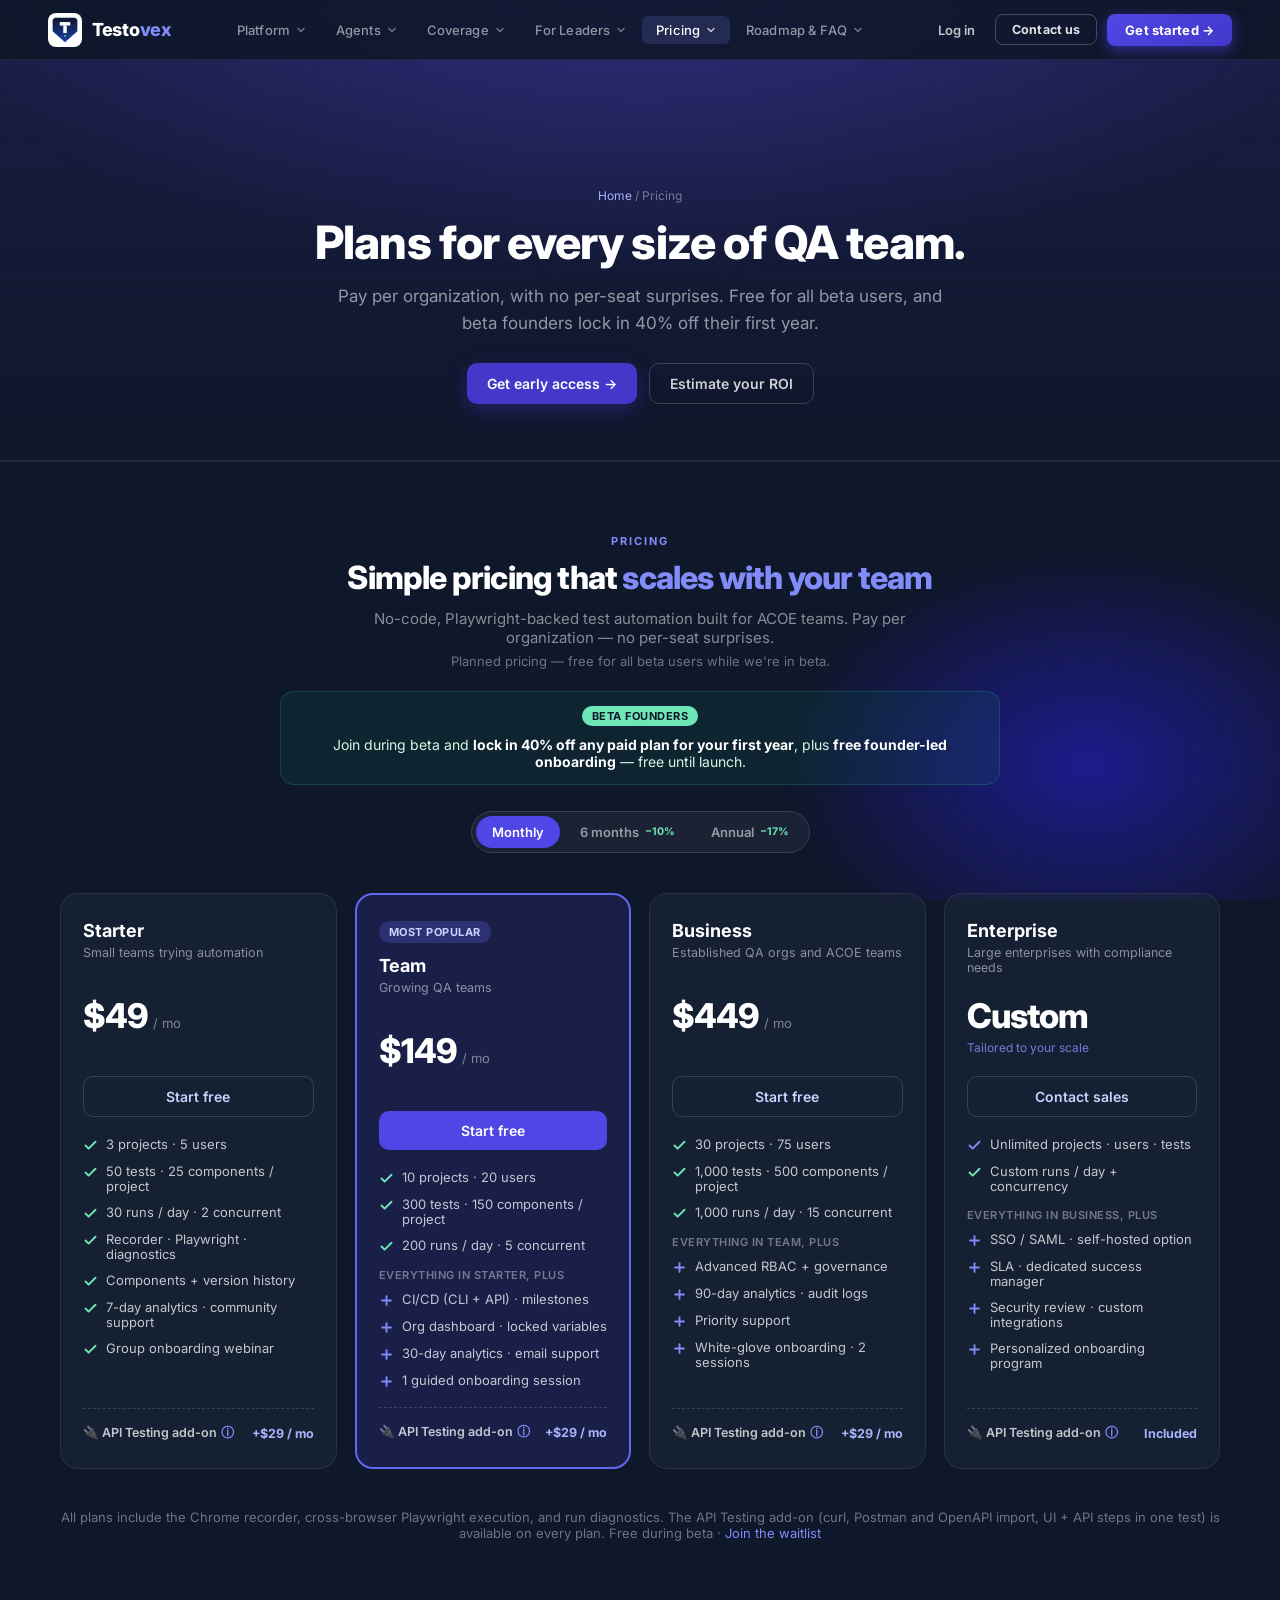
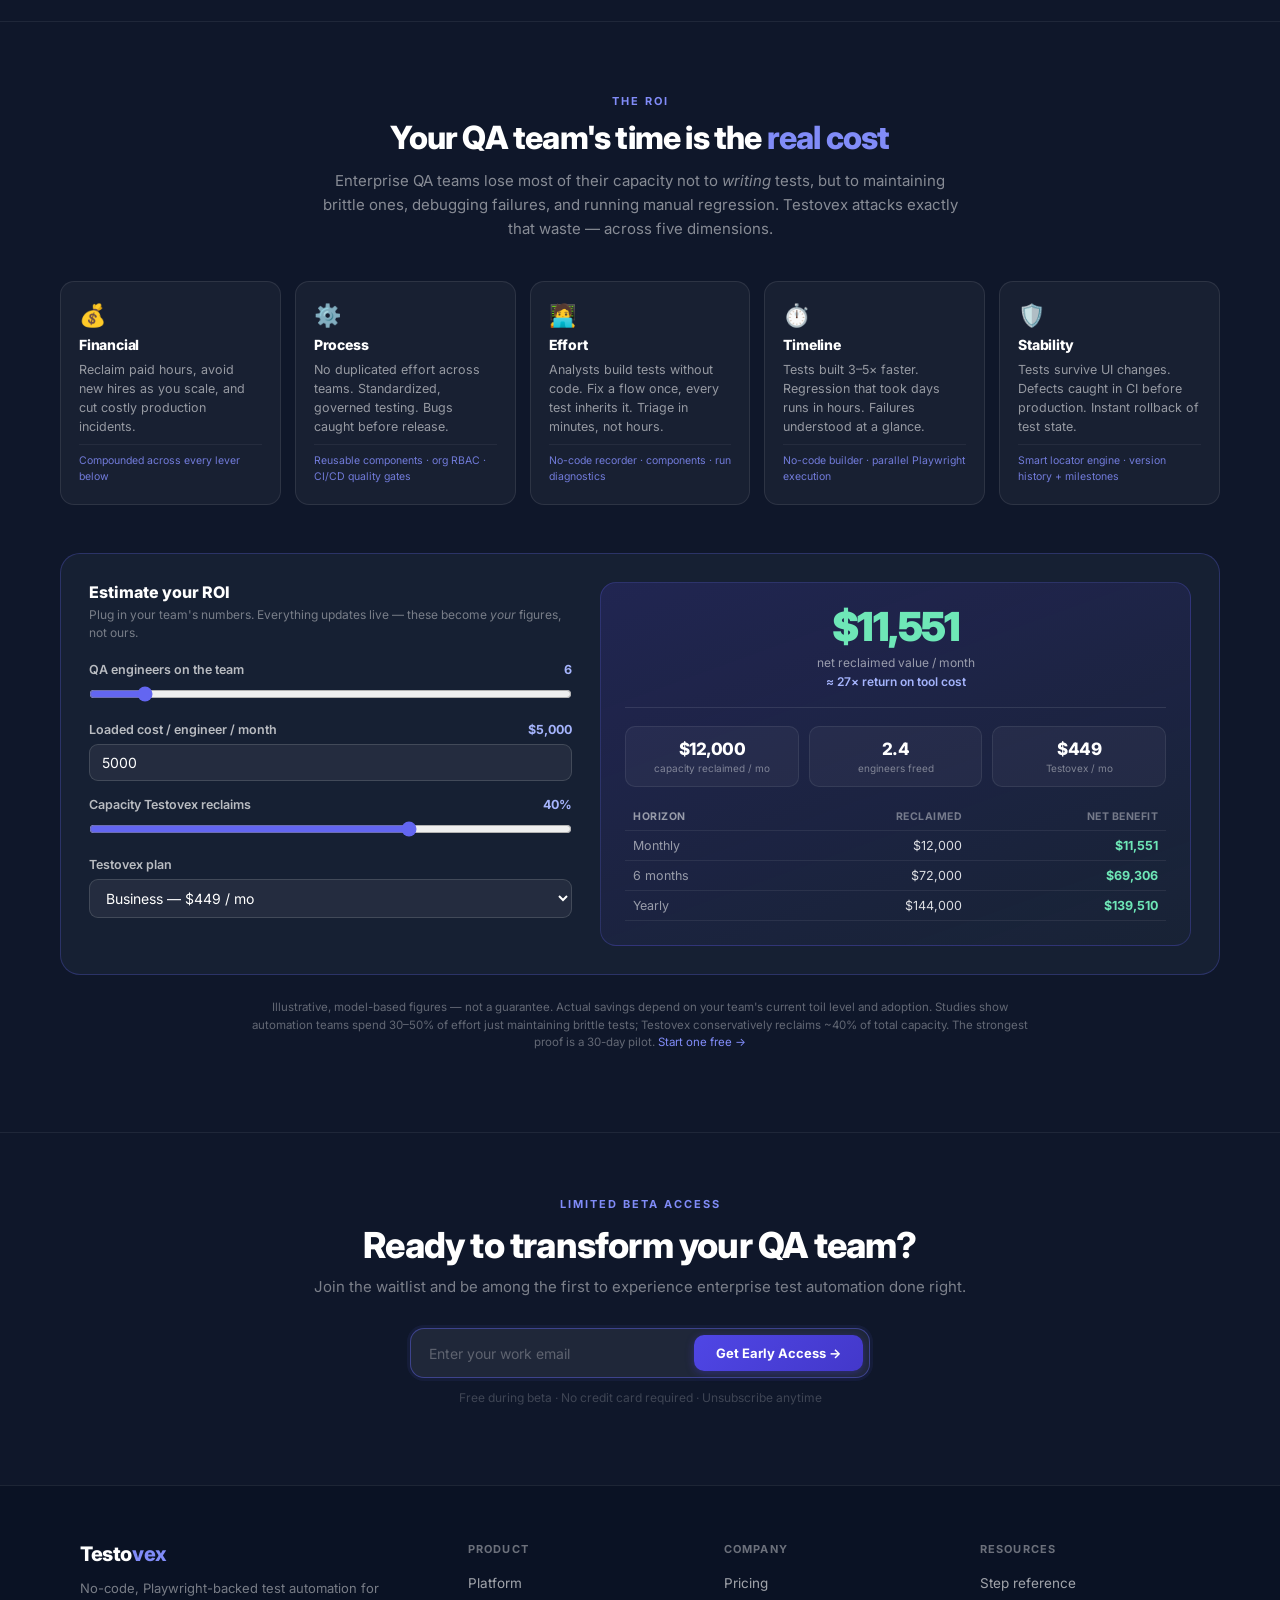
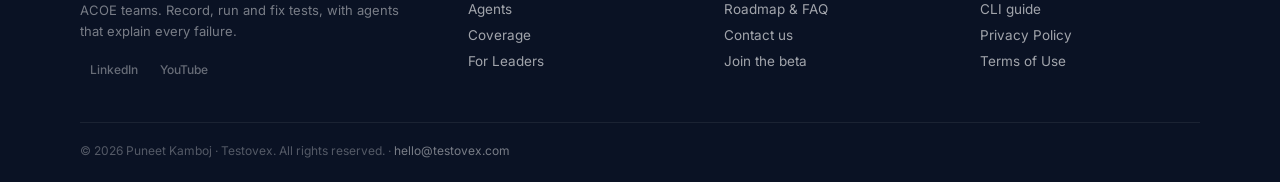
<file: pricing.html>
<!DOCTYPE html>
<html lang="en">
<head>
  <meta charset="UTF-8" />
  <meta name="viewport" content="width=device-width, initial-scale=1.0" />
  <title>Pricing — Testovex</title>
  <meta name="description" content="Simple per-organization pricing, free during beta. Plans for small teams to enterprises, plus an ROI calculator." />

  <!-- Open Graph / LinkedIn / Facebook -->
  <meta property="og:type"        content="website" />
  <meta property="og:url"         content="https://testovex.com/pricing" />
  <meta property="og:title"       content="Pricing — Testovex" />
  <meta property="og:description" content="Simple per-organization pricing, free during beta. Plans for small teams to enterprises, plus an ROI calculator." />
  <meta property="og:image"       content="https://testovex.com/og-image.png" />
  <meta property="og:image:width"  content="1200" />
  <meta property="og:image:height" content="630" />
  <meta property="og:site_name"   content="Testovex" />

  <!-- Twitter / X Card -->
  <meta name="twitter:card"        content="summary_large_image" />
  <meta name="twitter:site"        content="@testovex" />
  <meta name="twitter:title"       content="Pricing — Testovex" />
  <meta name="twitter:description" content="Simple per-organization pricing, free during beta. Plans for small teams to enterprises, plus an ROI calculator." />
  <meta name="twitter:image"       content="https://testovex.com/og-image.png" />

  <link rel="canonical" href="https://testovex.com/pricing" />
  <link rel="icon" type="image/x-icon" href="favicon.ico" />
  <link rel="icon" type="image/png" sizes="32x32" href="favicon-32.png" />
  <link rel="icon" type="image/png" sizes="16x16" href="favicon-16.png" />
  <link rel="apple-touch-icon" sizes="180x180" href="apple-touch-icon.png" />
  <link rel="preconnect" href="https://fonts.googleapis.com" />
  <link rel="preconnect" href="https://fonts.gstatic.com" crossorigin />
  <link href="https://fonts.googleapis.com/css2?family=Inter:wght@400;500;600;700;800;900&family=JetBrains+Mono:wght@400;500&display=swap" rel="stylesheet" />
  <link rel="stylesheet" href="assets/site.css?v=61c548e0" />
</head>
<body>

<!-- Background -->
<div class="bg"></div>

<nav>
  <a class="nav-logo" href="/">
    <div class="nav-logo-icon">
      <svg width="28" height="28" viewBox="0 0 400 400" xmlns="http://www.w3.org/2000/svg">
        <defs>
          <linearGradient id="sg" x1="0" y1="0" x2="0" y2="1">
            <stop offset="0%" stop-color="#0F172A"/>
            <stop offset="100%" stop-color="#1A3FAA"/>
          </linearGradient>
        </defs>
        <polygon points="54,24 346,24 376,54 376,218 200,376 24,218 24,54" fill="url(#sg)"/>
        <polygon points="54,24 346,24 376,54 376,218 200,376 24,218 24,54" fill="none" stroke="#6384D4" stroke-width="4" stroke-opacity="0.6"/>
        <rect x="125" y="87" width="150" height="50" fill="white"/>
        <rect x="175" y="137" width="50" height="105" fill="white"/>
        <circle cx="200" cy="284" r="16" fill="#10B981"/>
        <polyline points="192,284 198,291 210,275" fill="none" stroke="white" stroke-width="3.5" stroke-linecap="round" stroke-linejoin="round"/>
      </svg>
    </div>
    <span class="nav-logo-name">Testo<span>vex</span></span>
  </a>
  <div class="lp-nav-links" id="lpNavLinks">
    <div class="lp-dd">
      <a class="lp-dd-btn" href="/platform" aria-haspopup="true">Platform <svg width="10" height="10" viewBox="0 0 10 10" aria-hidden="true"><path d="M2 3.5l3 3 3-3" fill="none" stroke="currentColor" stroke-width="1.6" stroke-linecap="round" stroke-linejoin="round"/></svg></a>
      <div class="lp-dd-menu" role="menu">
        <a href="/#demo" role="menuitem"><b>See it in action</b><span>Watch a real test run, start to finish</span></a>
        <a href="/platform#features" role="menuitem"><b>All features</b><span>Everything in the beta, at a glance</span></a>
        <a href="/platform#recorder" role="menuitem"><b>Smart recorder</b><span>Click through your app, get a smart-locator test</span></a>
        <a href="/platform#locator" role="menuitem"><b>Smart locator engine</b><span>9 strategies, tests survive UI change</span></a>
        <a href="/platform#recording" role="menuitem"><b>Run diagnostics</b><span>Video, screenshots and traces</span></a>
        <a href="/platform#collaboration" role="menuitem"><b>Version history</b><span>Rollback and project milestones</span></a>
        <a href="/platform#cli" role="menuitem"><b>CLI &amp; CI/CD</b><span>Run from any pipeline</span></a>
      </div>
    </div>
    <div class="lp-dd">
      <a class="lp-dd-btn" href="/agents" aria-haspopup="true">Agents <svg width="10" height="10" viewBox="0 0 10 10" aria-hidden="true"><path d="M2 3.5l3 3 3-3" fill="none" stroke="currentColor" stroke-width="1.6" stroke-linecap="round" stroke-linejoin="round"/></svg></a>
      <div class="lp-dd-menu" role="menu">
        <a href="/agents#agents" role="menuitem"><b>All agents</b><span>What runs on every test run</span></a>
        <a href="/agents#a-author" role="menuitem"><b>Test Author</b><span>Tests from Jira stories and API specs</span></a>
        <a href="/agents#a-autofix" role="menuitem"><b>Autofix</b><span>Apply, re-run, keep only if it passes</span></a>
        <a href="/agents#a-heal" role="menuitem"><b>Self-Healing</b><span>A new locator proposed from the live page</span></a>
        <a href="/agents#a-triage" role="menuitem"><b>Failure Triage</b><span>Why each test failed, sorted automatically</span></a>
        <a href="/agents#a-bugs" role="menuitem"><b>Bug Reporter</b><span>Jira bugs drafted for your approval</span></a>
        <a href="/agents#a-release" role="menuitem"><b>Release Readiness</b><span>A go/no-go for every project</span></a>
        <a href="/agents#a-flaky" role="menuitem"><b>Flaky detection &amp; quarantine</b><span>Unreliable tests flagged, builds trusted</span></a>
        <a href="/agents#a-inbox" role="menuitem"><b>Agent Inbox</b><span>Everything needing a human, in one place</span></a>
        <a href="/agents#a-live" role="menuitem"><b>Agents Live</b><span>Watch the agents work on every run</span></a>
        <a href="/agents#a-doctor" role="menuitem"><b>Environment Doctor</b><span>Checks your app is up before a run</span></a>
        <a href="/agents#a-ask" role="menuitem"><b>Ask Your Tests</b><span>Plain-English questions about your tests</span></a>
        <a href="/agents#a-time" role="menuitem"><b>Time Saved</b><span>Hours the agents gave back</span></a>
      </div>
    </div>
    <div class="lp-dd">
      <a class="lp-dd-btn" href="/coverage" aria-haspopup="true">Coverage <svg width="10" height="10" viewBox="0 0 10 10" aria-hidden="true"><path d="M2 3.5l3 3 3-3" fill="none" stroke="currentColor" stroke-width="1.6" stroke-linecap="round" stroke-linejoin="round"/></svg></a>
      <div class="lp-dd-menu" role="menu">
        <a href="/coverage#generate" role="menuitem"><b>Generate your way</b><span>UI, API or both: generate, record or build</span></a>
        <a href="/coverage#g-ui" role="menuitem"><b>No-code UI journeys</b><span>Record, generate or build browser flows</span></a>
        <a href="/coverage#g-api" role="menuitem"><b>No-code API checks</b><span>curl, Postman or OpenAPI in, tests out</span></a>
        <a href="/coverage#g-mix" role="menuitem"><b>Full-stack journeys</b><span>UI + API in one test case</span></a>
        <a href="/coverage#f-data" role="menuitem"><b>Data-driven runs</b><span>One flow, many rows: CSV, Excel, JSON or generated</span></a>
        <a href="/coverage#f-blueprint" role="menuitem"><b>AI scenarios from requirements</b><span>Blueprint: AI drafts automation from a user story</span></a>
        <a href="/coverage#f-url" role="menuitem"><b>AI from any URL</b><span>Paste a page, AI drafts wider coverage</span></a>
      </div>
    </div>
    <div class="lp-dd">
      <a class="lp-dd-btn" href="/leaders" aria-haspopup="true">For Leaders <svg width="10" height="10" viewBox="0 0 10 10" aria-hidden="true"><path d="M2 3.5l3 3 3-3" fill="none" stroke="currentColor" stroke-width="1.6" stroke-linecap="round" stroke-linejoin="round"/></svg></a>
      <div class="lp-dd-menu" role="menu">
        <a href="/leaders#org-demo" role="menuitem"><b>Org dashboards</b><span>Release readiness, automation value, failures</span></a>
        <a href="/leaders#f-library" role="menuitem"><b>Component library</b><span>One approved flow, shared by every project</span></a>
        <a href="/leaders#security" role="menuitem"><b>Security &amp; governance</b><span>Isolation, roles and locked credentials</span></a>
      </div>
    </div>
    <div class="lp-dd">
      <a class="lp-dd-btn active" href="/pricing" aria-haspopup="true">Pricing <svg width="10" height="10" viewBox="0 0 10 10" aria-hidden="true"><path d="M2 3.5l3 3 3-3" fill="none" stroke="currentColor" stroke-width="1.6" stroke-linecap="round" stroke-linejoin="round"/></svg></a>
      <div class="lp-dd-menu" role="menu">
        <a href="/pricing#pricing" role="menuitem"><b>Plans</b><span>Starter, Team, Business and Enterprise</span></a>
        <a href="/pricing#roi" role="menuitem"><b>ROI calculator</b><span>What your QA team's time is worth</span></a>
      </div>
    </div>
    <div class="lp-dd">
      <a class="lp-dd-btn" href="/roadmap" aria-haspopup="true">Roadmap &amp; FAQ <svg width="10" height="10" viewBox="0 0 10 10" aria-hidden="true"><path d="M2 3.5l3 3 3-3" fill="none" stroke="currentColor" stroke-width="1.6" stroke-linecap="round" stroke-linejoin="round"/></svg></a>
      <div class="lp-dd-menu" role="menu">
        <a href="/roadmap#roadmap" role="menuitem"><b>Roadmap</b><span>What is coming after beta</span></a>
        <a href="/roadmap#faq" role="menuitem"><b>FAQ</b><span>Questions QA leaders and security teams ask</span></a>
        <a href="https://app.testovex.com/docs/steps/" role="menuitem"><b>Step reference</b><span>Every step type, with examples</span></a>
        <a href="https://app.testovex.com/docs/cli/" role="menuitem"><b>CLI guide</b><span>Install, run, rerun and CI gating</span></a>
      </div>
    </div>
  </div>
  <div class="nav-actions">
    <a class="nav-login" href="https://app.testovex.com/login">Log in</a>
    <a class="nav-btn nav-contact" href="mailto:hello@testovex.com?subject=Testovex%20Inquiry">Contact us</a>
    <a class="nav-btn nav-cta" href="#beta">Get started <span aria-hidden="true">→</span></a>
    <button type="button" class="nav-burger" id="navBurger" aria-label="Open menu" aria-expanded="false" aria-controls="lpMobile">
      <span></span><span></span><span></span>
    </button>
  </div>
  <div class="lp-mobile" id="lpMobile" hidden>
    <div class="lp-m-group">Platform</div>
    <a href="/#demo">See it in action</a>
    <a href="/platform#features">All features</a>
    <a href="/platform#recorder">Smart recorder</a>
    <a href="/platform#locator">Smart locator engine</a>
    <a href="/platform#recording">Run diagnostics</a>
    <a href="/platform#collaboration">Version history</a>
    <a href="/platform#cli">CLI &amp; CI/CD</a>
    <div class="lp-m-group">Agents</div>
    <a href="/agents#agents">All agents</a>
    <a href="/agents#a-author">Test Author</a>
    <a href="/agents#a-autofix">Autofix</a>
    <a href="/agents#a-heal">Self-Healing</a>
    <a href="/agents#a-triage">Failure Triage</a>
    <a href="/agents#a-bugs">Bug Reporter</a>
    <a href="/agents#a-release">Release Readiness</a>
    <a href="/agents#a-flaky">Flaky detection &amp; quarantine</a>
    <a href="/agents#a-inbox">Agent Inbox</a>
    <a href="/agents#a-live">Agents Live</a>
    <a href="/agents#a-doctor">Environment Doctor</a>
    <a href="/agents#a-ask">Ask Your Tests</a>
    <a href="/agents#a-time">Time Saved</a>
    <div class="lp-m-group">Coverage</div>
    <a href="/coverage#generate">Generate your way</a>
    <a href="/coverage#g-ui">No-code UI journeys</a>
    <a href="/coverage#g-api">No-code API checks</a>
    <a href="/coverage#g-mix">Full-stack journeys</a>
    <a href="/coverage#f-data">Data-driven runs</a>
    <a href="/coverage#f-blueprint">AI scenarios from requirements</a>
    <a href="/coverage#f-url">AI from any URL</a>
    <div class="lp-m-group">For Leaders</div>
    <a href="/leaders#org-demo">Org dashboards</a>
    <a href="/leaders#f-library">Component library</a>
    <a href="/leaders#security">Security &amp; governance</a>
    <div class="lp-m-group">More</div>
    <a href="/pricing#pricing">Pricing</a>
    <a href="/pricing#roi">ROI calculator</a>
    <a href="/roadmap#roadmap">Roadmap</a>
    <a href="/roadmap#faq">FAQ</a>
    <a href="https://app.testovex.com/docs/steps/">Step reference</a>
    <a href="https://app.testovex.com/docs/cli/">CLI guide</a>
    <div class="lp-m-actions">
      <a class="nav-btn nav-cta" href="#beta">Get started →</a>
      <a class="lp-m-login" href="https://app.testovex.com/login">Log in</a>
      <a class="lp-m-login" href="mailto:hello@testovex.com?subject=Testovex%20Inquiry">Contact us</a>
    </div>
  </div>
</nav>

<main>
<section class="pg-hero">
  <div class="pg-crumb"><a href="/">Home</a> / Pricing</div>
  <h1>Plans for every size of QA team.</h1>
  <p>Pay per organization, with no per-seat surprises. Free for all beta users, and beta founders lock in 40% off their first year.</p>
  <div class="pg-actions">
    <a class="pg-btn primary" href="#beta">Get early access →</a>
    <a class="pg-btn ghost" href="#roi">Estimate your ROI</a>
  </div>
</section>

<section class="pr-section" id="pricing">
  <style>
    .pr-section { position: relative; z-index: 10; padding: 72px 48px 80px; border-top: 1px solid rgba(255,255,255,0.07); }
    .pr-inner { max-width: 1160px; margin: 0 auto; }
    .pr-head { text-align: center; margin-bottom: 8px; }
    .pr-eyebrow { font-size: 11px; font-weight: 700; letter-spacing: 2px; text-transform: uppercase; color: #818CF8; margin-bottom: 10px; }
    .pr-title { font-size: clamp(24px, 2.5vw, 36px); font-weight: 800; letter-spacing: -0.8px; color: #fff; }
    .pr-title span { color: #818CF8; }
    .pr-sub { font-size: 15px; color: rgba(255,255,255,0.5); margin-top: 12px; max-width: 560px; margin-left: auto; margin-right: auto; }
    .pr-subhero { font-size: 13px; color: rgba(255,255,255,0.4); margin-top: 6px; }
    .pr-founding { max-width: 720px; margin: 22px auto 8px; display: flex; align-items: center; justify-content: center; gap: 10px; flex-wrap: wrap; text-align: center; background: rgba(16,185,129,0.08); border: 1px solid rgba(16,185,129,0.25); border-radius: 14px; padding: 14px 20px; }
    .pr-founding .pr-pill { font-size: 11px; font-weight: 700; letter-spacing: 0.5px; text-transform: uppercase; color: #0F172A; background: #6EE7B7; padding: 3px 10px; border-radius: 999px; }
    .pr-founding .pr-ftxt { font-size: 14px; color: #D1FAE5; }
    .pr-founding .pr-ftxt b { color: #fff; font-weight: 700; }
    .pr-toggle-row { display: flex; align-items: center; justify-content: center; margin: 26px 0 40px; }
    .pr-seg { display: inline-flex; background: rgba(255,255,255,0.05); border: 1px solid rgba(255,255,255,0.12); border-radius: 999px; padding: 4px; gap: 4px; flex-wrap: wrap; justify-content: center; }
    .pr-seg-btn { font-family: inherit; font-size: 13px; font-weight: 600; color: rgba(255,255,255,0.55); background: transparent; border: none; cursor: pointer; padding: 8px 16px; border-radius: 999px; display: inline-flex; align-items: center; gap: 6px; transition: background .2s, color .2s; white-space: nowrap; }
    .pr-seg-btn:hover { color: rgba(255,255,255,0.85); }
    .pr-seg-btn.active { background: #4F46E5; color: #fff; }
    .pr-seg-save { font-size: 10.5px; font-weight: 700; color: #6EE7B7; }
    .pr-seg-btn.active .pr-seg-save { color: #C7FBE4; }
    .pr-grid { display: grid; grid-template-columns: repeat(4, 1fr); gap: 18px; }
    @media (max-width: 980px) { .pr-grid { grid-template-columns: repeat(2, 1fr); } }
    @media (max-width: 560px) { .pr-grid { grid-template-columns: 1fr; } }
    .pr-card { background: rgba(30,41,59,0.55); border: 1px solid rgba(255,255,255,0.08); border-radius: 18px; padding: 26px 22px; display: flex; flex-direction: column; }
    .pr-card.featured { border: 2px solid #6366F1; background: rgba(49,46,129,0.35); }
    .pr-card-badge { display: inline-block; font-size: 11px; font-weight: 700; letter-spacing: 0.5px; text-transform: uppercase; color: #C7D2FE; background: rgba(99,102,241,0.25); padding: 4px 10px; border-radius: 999px; margin-bottom: 12px; align-self: flex-start; }
    .pr-card-name { font-size: 18px; font-weight: 700; }
    .pr-card-tag { font-size: 12.5px; color: rgba(255,255,255,0.5); margin-top: 4px; min-height: 34px; }
    .pr-price { display: flex; align-items: baseline; gap: 6px; margin: 16px 0 4px; }
    .pr-price .pr-amt { font-size: 34px; font-weight: 800; letter-spacing: -1px; }
    .pr-price .pr-per { font-size: 13px; color: rgba(255,255,255,0.45); }
    .pr-billed { font-size: 12px; color: rgba(129,140,248,0.85); min-height: 18px; margin-bottom: 18px; }
    .pr-btn { display: block; text-align: center; font-size: 14px; font-weight: 600; padding: 11px; border-radius: 10px; text-decoration: none; margin-bottom: 20px; cursor: pointer; }
    .pr-btn-primary { background: #4F46E5; color: #fff; }
    .pr-btn-ghost { background: transparent; color: #C7D2FE; border: 1px solid rgba(255,255,255,0.15); }
    .pr-feats { list-style: none; font-size: 13px; line-height: 1.15; display: flex; flex-direction: column; gap: 11px; }
    .pr-feats li { display: flex; align-items: flex-start; gap: 8px; color: rgba(255,255,255,0.75); }
    .pr-feats li svg { flex-shrink: 0; margin-top: 1px; }
    .pr-feats .pr-secline { color: rgba(255,255,255,0.4); font-weight: 600; font-size: 11px; text-transform: uppercase; letter-spacing: 0.5px; margin-top: 4px; }
    .pr-card-addon { position: relative; cursor: help; outline: none; }
    .pr-card-addon-info { display: inline-block; margin-left: 4px; color: #818CF8; font-weight: 700; }
    .pr-card-addon-tip { display: none; position: absolute; left: 0; right: 0; bottom: calc(100% + 8px); z-index: 20; background: #1E1B4B; border: 1px solid rgba(129,140,248,0.5); border-radius: 10px; padding: 12px 14px; box-shadow: 0 10px 30px rgba(0,0,0,0.45); font-size: 12px; line-height: 1.4; font-weight: 500; color: rgba(255,255,255,0.85); text-align: left; }
    .pr-card-addon-tip b { display: block; color: #fff; font-size: 12.5px; margin-bottom: 6px; }
    .pr-card-addon-row { display: block; margin-top: 4px; }
    .pr-card-addon-foot { display: block; margin-top: 8px; padding-top: 8px; border-top: 1px solid rgba(255,255,255,0.12); color: #A5B4FC; }
    .pr-card-addon:hover .pr-card-addon-tip, .pr-card-addon:focus .pr-card-addon-tip, .pr-card-addon:focus-within .pr-card-addon-tip { display: block; }
    .pr-card-addon { margin-top: auto; padding-top: 16px; border-top: 1px dashed rgba(255,255,255,0.15); display: flex; align-items: center; justify-content: space-between; gap: 8px; text-decoration: none; font-size: 12.5px; }
    .pr-card .pr-feats { margin-bottom: 18px; }
    .pr-card-addon-label { color: rgba(255,255,255,0.75); font-weight: 600; }
    .pr-card-addon-val { color: #A5B4FC; font-weight: 700; white-space: nowrap; }
    .pr-card-addon:hover .pr-card-addon-label { color: #fff; }
    .pr-note { text-align: center; font-size: 13px; color: rgba(255,255,255,0.4); margin-top: 40px; }
    .pr-note a { color: #818CF8; text-decoration: none; }
    @media (max-width: 860px) { .pr-section { padding: 48px 24px; } }
  </style>
  <div class="pr-inner">
    <div class="pr-head">
      <div class="pr-eyebrow">Pricing</div>
      <div class="pr-title">Simple pricing that <span>scales with your team</span></div>
      <p class="pr-sub">No-code, Playwright-backed test automation built for ACOE teams. Pay per organization — no per-seat surprises.</p>
      <p class="pr-subhero">Planned pricing — free for all beta users while we're in beta.</p>
    </div>

    <div class="pr-founding">
      <span class="pr-pill">Beta founders</span>
      <span class="pr-ftxt">Join during beta and <b>lock in 40% off any paid plan for your first year</b>, plus <b>free founder-led onboarding</b> — free until launch.</span>
    </div>

    <div class="pr-toggle-row">
      <div class="pr-seg" id="prSeg" role="tablist" aria-label="Billing period">
        <button class="pr-seg-btn active" data-period="m" role="tab" aria-selected="true">Monthly</button>
        <button class="pr-seg-btn" data-period="h" role="tab" aria-selected="false">6 months <span class="pr-seg-save">−10%</span></button>
        <button class="pr-seg-btn" data-period="y" role="tab" aria-selected="false">Annual <span class="pr-seg-save">−17%</span></button>
      </div>
    </div>

    <div class="pr-grid">
      <div class="pr-card">
        <div class="pr-card-name">Starter</div>
        <div class="pr-card-tag">Small teams trying automation</div>
        <div class="pr-price"><span class="pr-amt" data-m="$49" data-h="$44" data-y="$41">$49</span><span class="pr-per">/ mo</span></div>
        <div class="pr-billed" data-m="" data-h="billed $264 / 6 mo" data-y="billed $490 / year"></div>
        <a class="pr-btn pr-btn-ghost" href="#beta">Start free</a>
        <ul class="pr-feats">
          <li><svg width="15" height="15" viewBox="0 0 24 24" fill="none" stroke="#6EE7B7" stroke-width="3" stroke-linecap="round" stroke-linejoin="round"><polyline points="20 6 9 17 4 12"/></svg>3 projects · 5 users</li>
          <li><svg width="15" height="15" viewBox="0 0 24 24" fill="none" stroke="#6EE7B7" stroke-width="3" stroke-linecap="round" stroke-linejoin="round"><polyline points="20 6 9 17 4 12"/></svg>50 tests · 25 components / project</li>
          <li><svg width="15" height="15" viewBox="0 0 24 24" fill="none" stroke="#6EE7B7" stroke-width="3" stroke-linecap="round" stroke-linejoin="round"><polyline points="20 6 9 17 4 12"/></svg>30 runs / day · 2 concurrent</li>
          <li><svg width="15" height="15" viewBox="0 0 24 24" fill="none" stroke="#6EE7B7" stroke-width="3" stroke-linecap="round" stroke-linejoin="round"><polyline points="20 6 9 17 4 12"/></svg>Recorder · Playwright · diagnostics</li>
          <li><svg width="15" height="15" viewBox="0 0 24 24" fill="none" stroke="#6EE7B7" stroke-width="3" stroke-linecap="round" stroke-linejoin="round"><polyline points="20 6 9 17 4 12"/></svg>Components + version history</li>
          <li><svg width="15" height="15" viewBox="0 0 24 24" fill="none" stroke="#6EE7B7" stroke-width="3" stroke-linecap="round" stroke-linejoin="round"><polyline points="20 6 9 17 4 12"/></svg>7-day analytics · community support</li>
          <li><svg width="15" height="15" viewBox="0 0 24 24" fill="none" stroke="#6EE7B7" stroke-width="3" stroke-linecap="round" stroke-linejoin="round"><polyline points="20 6 9 17 4 12"/></svg>Group onboarding webinar</li>
        </ul>
        <div class="pr-card-addon" tabindex="0"><span class="pr-card-addon-label">🔌 API Testing add-on<span class="pr-card-addon-info" aria-hidden="true">ⓘ</span></span><span class="pr-card-addon-val"><span class="pr-amt" data-m="+$29" data-h="+$26" data-y="+$24">+$29</span> / mo</span><span class="pr-card-addon-tip" role="tooltip"><b>API Testing add-on</b><span class="pr-card-addon-row">✓ Import from curl, Postman or OpenAPI / Swagger</span><span class="pr-card-addon-row">✓ Status code, body and JSON-path assertions</span><span class="pr-card-addon-row">✓ UI + API steps in one test case</span><span class="pr-card-addon-row">✓ Chain values between steps; locked variables for keys and tokens</span><span class="pr-card-addon-foot">Free for all beta users. Add it to any plan.</span></span></div>
      </div>

      <div class="pr-card featured">
        <div class="pr-card-badge">Most popular</div>
        <div class="pr-card-name">Team</div>
        <div class="pr-card-tag">Growing QA teams</div>
        <div class="pr-price"><span class="pr-amt" data-m="$149" data-h="$134" data-y="$124">$149</span><span class="pr-per">/ mo</span></div>
        <div class="pr-billed" data-m="" data-h="billed $804 / 6 mo" data-y="billed $1,490 / year"></div>
        <a class="pr-btn pr-btn-primary" href="#beta">Start free</a>
        <ul class="pr-feats">
          <li><svg width="15" height="15" viewBox="0 0 24 24" fill="none" stroke="#6EE7B7" stroke-width="3" stroke-linecap="round" stroke-linejoin="round"><polyline points="20 6 9 17 4 12"/></svg>10 projects · 20 users</li>
          <li><svg width="15" height="15" viewBox="0 0 24 24" fill="none" stroke="#6EE7B7" stroke-width="3" stroke-linecap="round" stroke-linejoin="round"><polyline points="20 6 9 17 4 12"/></svg>300 tests · 150 components / project</li>
          <li><svg width="15" height="15" viewBox="0 0 24 24" fill="none" stroke="#6EE7B7" stroke-width="3" stroke-linecap="round" stroke-linejoin="round"><polyline points="20 6 9 17 4 12"/></svg>200 runs / day · 5 concurrent</li>
          <li class="pr-secline">Everything in Starter, plus</li>
          <li><svg width="15" height="15" viewBox="0 0 24 24" fill="none" stroke="#818CF8" stroke-width="3" stroke-linecap="round" stroke-linejoin="round"><line x1="12" y1="5" x2="12" y2="19"/><line x1="5" y1="12" x2="19" y2="12"/></svg>CI/CD (CLI + API) · milestones</li>
          <li><svg width="15" height="15" viewBox="0 0 24 24" fill="none" stroke="#818CF8" stroke-width="3" stroke-linecap="round" stroke-linejoin="round"><line x1="12" y1="5" x2="12" y2="19"/><line x1="5" y1="12" x2="19" y2="12"/></svg>Org dashboard · locked variables</li>
          <li><svg width="15" height="15" viewBox="0 0 24 24" fill="none" stroke="#818CF8" stroke-width="3" stroke-linecap="round" stroke-linejoin="round"><line x1="12" y1="5" x2="12" y2="19"/><line x1="5" y1="12" x2="19" y2="12"/></svg>30-day analytics · email support</li>
          <li><svg width="15" height="15" viewBox="0 0 24 24" fill="none" stroke="#818CF8" stroke-width="3" stroke-linecap="round" stroke-linejoin="round"><line x1="12" y1="5" x2="12" y2="19"/><line x1="5" y1="12" x2="19" y2="12"/></svg>1 guided onboarding session</li>
        </ul>
        <div class="pr-card-addon" tabindex="0"><span class="pr-card-addon-label">🔌 API Testing add-on<span class="pr-card-addon-info" aria-hidden="true">ⓘ</span></span><span class="pr-card-addon-val"><span class="pr-amt" data-m="+$29" data-h="+$26" data-y="+$24">+$29</span> / mo</span><span class="pr-card-addon-tip" role="tooltip"><b>API Testing add-on</b><span class="pr-card-addon-row">✓ Import from curl, Postman or OpenAPI / Swagger</span><span class="pr-card-addon-row">✓ Status code, body and JSON-path assertions</span><span class="pr-card-addon-row">✓ UI + API steps in one test case</span><span class="pr-card-addon-row">✓ Chain values between steps; locked variables for keys and tokens</span><span class="pr-card-addon-foot">Free for all beta users. Add it to any plan.</span></span></div>
      </div>

      <div class="pr-card">
        <div class="pr-card-name">Business</div>
        <div class="pr-card-tag">Established QA orgs and ACOE teams</div>
        <div class="pr-price"><span class="pr-amt" data-m="$449" data-h="$404" data-y="$374">$449</span><span class="pr-per">/ mo</span></div>
        <div class="pr-billed" data-m="" data-h="billed $2,424 / 6 mo" data-y="billed $4,490 / year"></div>
        <a class="pr-btn pr-btn-ghost" href="#beta">Start free</a>
        <ul class="pr-feats">
          <li><svg width="15" height="15" viewBox="0 0 24 24" fill="none" stroke="#6EE7B7" stroke-width="3" stroke-linecap="round" stroke-linejoin="round"><polyline points="20 6 9 17 4 12"/></svg>30 projects · 75 users</li>
          <li><svg width="15" height="15" viewBox="0 0 24 24" fill="none" stroke="#6EE7B7" stroke-width="3" stroke-linecap="round" stroke-linejoin="round"><polyline points="20 6 9 17 4 12"/></svg>1,000 tests · 500 components / project</li>
          <li><svg width="15" height="15" viewBox="0 0 24 24" fill="none" stroke="#6EE7B7" stroke-width="3" stroke-linecap="round" stroke-linejoin="round"><polyline points="20 6 9 17 4 12"/></svg>1,000 runs / day · 15 concurrent</li>
          <li class="pr-secline">Everything in Team, plus</li>
          <li><svg width="15" height="15" viewBox="0 0 24 24" fill="none" stroke="#818CF8" stroke-width="3" stroke-linecap="round" stroke-linejoin="round"><line x1="12" y1="5" x2="12" y2="19"/><line x1="5" y1="12" x2="19" y2="12"/></svg>Advanced RBAC + governance</li>
          <li><svg width="15" height="15" viewBox="0 0 24 24" fill="none" stroke="#818CF8" stroke-width="3" stroke-linecap="round" stroke-linejoin="round"><line x1="12" y1="5" x2="12" y2="19"/><line x1="5" y1="12" x2="19" y2="12"/></svg>90-day analytics · audit logs</li>
          <li><svg width="15" height="15" viewBox="0 0 24 24" fill="none" stroke="#818CF8" stroke-width="3" stroke-linecap="round" stroke-linejoin="round"><line x1="12" y1="5" x2="12" y2="19"/><line x1="5" y1="12" x2="19" y2="12"/></svg>Priority support</li>
          <li><svg width="15" height="15" viewBox="0 0 24 24" fill="none" stroke="#818CF8" stroke-width="3" stroke-linecap="round" stroke-linejoin="round"><line x1="12" y1="5" x2="12" y2="19"/><line x1="5" y1="12" x2="19" y2="12"/></svg>White-glove onboarding · 2 sessions</li>
        </ul>
        <div class="pr-card-addon" tabindex="0"><span class="pr-card-addon-label">🔌 API Testing add-on<span class="pr-card-addon-info" aria-hidden="true">ⓘ</span></span><span class="pr-card-addon-val"><span class="pr-amt" data-m="+$29" data-h="+$26" data-y="+$24">+$29</span> / mo</span><span class="pr-card-addon-tip" role="tooltip"><b>API Testing add-on</b><span class="pr-card-addon-row">✓ Import from curl, Postman or OpenAPI / Swagger</span><span class="pr-card-addon-row">✓ Status code, body and JSON-path assertions</span><span class="pr-card-addon-row">✓ UI + API steps in one test case</span><span class="pr-card-addon-row">✓ Chain values between steps; locked variables for keys and tokens</span><span class="pr-card-addon-foot">Free for all beta users. Add it to any plan.</span></span></div>
      </div>

      <div class="pr-card">
        <div class="pr-card-name">Enterprise</div>
        <div class="pr-card-tag">Large enterprises with compliance needs</div>
        <div class="pr-price"><span class="pr-amt">Custom</span></div>
        <div class="pr-billed">Tailored to your scale</div>
        <a class="pr-btn pr-btn-ghost" href="mailto:hello@testovex.com?subject=Testovex%20Enterprise">Contact sales</a>
        <ul class="pr-feats">
          <li><svg width="15" height="15" viewBox="0 0 24 24" fill="none" stroke="#818CF8" stroke-width="3" stroke-linecap="round" stroke-linejoin="round"><polyline points="20 6 9 17 4 12"/></svg>Unlimited projects · users · tests</li>
          <li><svg width="15" height="15" viewBox="0 0 24 24" fill="none" stroke="#6EE7B7" stroke-width="3" stroke-linecap="round" stroke-linejoin="round"><polyline points="20 6 9 17 4 12"/></svg>Custom runs / day + concurrency</li>
          <li class="pr-secline">Everything in Business, plus</li>
          <li><svg width="15" height="15" viewBox="0 0 24 24" fill="none" stroke="#818CF8" stroke-width="3" stroke-linecap="round" stroke-linejoin="round"><line x1="12" y1="5" x2="12" y2="19"/><line x1="5" y1="12" x2="19" y2="12"/></svg>SSO / SAML · self-hosted option</li>
          <li><svg width="15" height="15" viewBox="0 0 24 24" fill="none" stroke="#818CF8" stroke-width="3" stroke-linecap="round" stroke-linejoin="round"><line x1="12" y1="5" x2="12" y2="19"/><line x1="5" y1="12" x2="19" y2="12"/></svg>SLA · dedicated success manager</li>
          <li><svg width="15" height="15" viewBox="0 0 24 24" fill="none" stroke="#818CF8" stroke-width="3" stroke-linecap="round" stroke-linejoin="round"><line x1="12" y1="5" x2="12" y2="19"/><line x1="5" y1="12" x2="19" y2="12"/></svg>Security review · custom integrations</li>
          <li><svg width="15" height="15" viewBox="0 0 24 24" fill="none" stroke="#818CF8" stroke-width="3" stroke-linecap="round" stroke-linejoin="round"><line x1="12" y1="5" x2="12" y2="19"/><line x1="5" y1="12" x2="19" y2="12"/></svg>Personalized onboarding program</li>
        </ul>
        <div class="pr-card-addon" tabindex="0"><span class="pr-card-addon-label">🔌 API Testing add-on<span class="pr-card-addon-info" aria-hidden="true">ⓘ</span></span><span class="pr-card-addon-val">Included</span><span class="pr-card-addon-tip" role="tooltip"><b>API Testing add-on</b><span class="pr-card-addon-row">✓ Import from curl, Postman or OpenAPI / Swagger</span><span class="pr-card-addon-row">✓ Status code, body and JSON-path assertions</span><span class="pr-card-addon-row">✓ UI + API steps in one test case</span><span class="pr-card-addon-row">✓ Chain values between steps; locked variables for keys and tokens</span><span class="pr-card-addon-foot">Included in your custom Enterprise plan.</span></span></div>
      </div>
    </div>


    <p class="pr-note">All plans include the Chrome recorder, cross-browser Playwright execution, and run diagnostics. The API Testing add-on (curl, Postman and OpenAPI import, UI + API steps in one test) is available on every plan. Free during beta · <a href="#beta">Join the waitlist</a></p>
  </div>
</section>

<section class="roi-section" id="roi">
  <style>
    .roi-section { position: relative; z-index: 10; padding: 72px 48px 80px; border-top: 1px solid rgba(255,255,255,0.07); }
    .roi-inner { max-width: 1160px; margin: 0 auto; }
    .roi-head { text-align: center; margin-bottom: 40px; }
    .roi-eyebrow { font-size: 11px; font-weight: 700; letter-spacing: 2px; text-transform: uppercase; color: #818CF8; margin-bottom: 10px; }
    .roi-title { font-size: clamp(24px, 2.5vw, 36px); font-weight: 800; letter-spacing: -0.8px; color: #fff; }
    .roi-title span { color: #818CF8; }
    .roi-sub { font-size: 15px; color: rgba(255,255,255,0.5); margin-top: 12px; max-width: 640px; margin-left: auto; margin-right: auto; line-height: 1.6; }

    /* Five levers grid */
    .roi-grid { display: grid; grid-template-columns: repeat(5, 1fr); gap: 14px; margin-bottom: 48px; }
    @media (max-width: 980px) { .roi-grid { grid-template-columns: repeat(2, 1fr); } }
    @media (max-width: 560px) { .roi-grid { grid-template-columns: 1fr; } }
    .roi-lever { background: rgba(255,255,255,0.04); border: 1px solid rgba(255,255,255,0.09); border-radius: 14px; padding: 20px 18px; display: flex; flex-direction: column; gap: 8px; transition: border-color .2s, transform .15s; }
    .roi-lever:hover { border-color: rgba(99,102,241,0.35); transform: translateY(-3px); }
    .roi-lever-icon { font-size: 22px; }
    .roi-lever-name { font-size: 14px; font-weight: 800; color: #fff; letter-spacing: -0.2px; }
    .roi-lever-val { font-size: 12.5px; color: rgba(255,255,255,0.55); line-height: 1.5; }
    .roi-lever-how { font-size: 10.5px; color: rgba(129,140,248,0.85); line-height: 1.45; margin-top: auto; padding-top: 8px; border-top: 1px solid rgba(255,255,255,0.06); }

    /* Calculator */
    .roi-calc { background: rgba(30,41,59,0.55); border: 1px solid rgba(99,102,241,0.28); border-radius: 20px; padding: 28px; display: grid; grid-template-columns: 0.9fr 1.1fr; gap: 28px; }
    @media (max-width: 860px) { .roi-calc { grid-template-columns: 1fr; gap: 22px; padding: 22px; } }
    .roi-calc-title { font-size: 16px; font-weight: 800; color: #fff; margin-bottom: 4px; }
    .roi-calc-note { font-size: 12px; color: rgba(255,255,255,0.42); margin-bottom: 20px; line-height: 1.5; }
    .roi-field { margin-bottom: 16px; }
    .roi-field label { display: flex; justify-content: space-between; align-items: baseline; font-size: 12.5px; font-weight: 600; color: rgba(255,255,255,0.7); margin-bottom: 7px; }
    .roi-field label .roi-fval { color: #A5B4FC; font-weight: 700; }
    .roi-input { width: 100%; background: rgba(255,255,255,0.06); border: 1px solid rgba(255,255,255,0.14); border-radius: 9px; padding: 9px 12px; color: #fff; font-size: 14px; font-family: inherit; outline: none; transition: border-color .2s; }
    .roi-input:focus { border-color: #6366F1; }
    .roi-select { width: 100%; background: rgba(255,255,255,0.06); border: 1px solid rgba(255,255,255,0.14); border-radius: 9px; padding: 9px 12px; color: #fff; font-size: 14px; font-family: inherit; outline: none; }
    .roi-select option { background: #1E293B; color: #fff; }
    .roi-range { width: 100%; accent-color: #6366F1; margin-top: 2px; }

    .roi-results { background: linear-gradient(160deg, rgba(49,46,129,0.4), rgba(30,41,59,0.3)); border: 1px solid rgba(99,102,241,0.25); border-radius: 16px; padding: 24px; display: flex; flex-direction: column; }
    .roi-hero-stat { text-align: center; padding-bottom: 18px; margin-bottom: 18px; border-bottom: 1px solid rgba(255,255,255,0.1); }
    .roi-hero-num { font-size: 40px; font-weight: 900; letter-spacing: -1.5px; color: #6EE7B7; line-height: 1; }
    .roi-hero-lbl { font-size: 12px; color: rgba(255,255,255,0.55); margin-top: 8px; }
    .roi-hero-sub { font-size: 12px; color: #A5B4FC; font-weight: 600; margin-top: 4px; }
    .roi-mini-grid { display: grid; grid-template-columns: repeat(3, 1fr); gap: 10px; margin-bottom: 16px; }
    .roi-mini { background: rgba(255,255,255,0.04); border: 1px solid rgba(255,255,255,0.08); border-radius: 10px; padding: 12px 10px; text-align: center; }
    .roi-mini-num { font-size: 17px; font-weight: 800; color: #fff; letter-spacing: -0.5px; }
    .roi-mini-lbl { font-size: 10px; color: rgba(255,255,255,0.42); margin-top: 3px; }
    .roi-horizon { border-collapse: collapse; width: 100%; font-size: 12.5px; }
    .roi-horizon th, .roi-horizon td { padding: 7px 8px; text-align: right; border-bottom: 1px solid rgba(255,255,255,0.07); }
    .roi-horizon th:first-child, .roi-horizon td:first-child { text-align: left; color: rgba(255,255,255,0.55); }
    .roi-horizon thead th { font-size: 10.5px; text-transform: uppercase; letter-spacing: 0.5px; color: rgba(255,255,255,0.4); font-weight: 700; }
    .roi-horizon td { color: rgba(255,255,255,0.85); }
    .roi-horizon .roi-net { color: #6EE7B7; font-weight: 700; }
    .roi-caveat { font-size: 11.5px; color: rgba(255,255,255,0.35); line-height: 1.55; margin-top: 24px; text-align: center; max-width: 780px; margin-left: auto; margin-right: auto; }
    .roi-caveat a { color: #818CF8; text-decoration: none; }
  </style>
  <div class="roi-inner">
    <div class="roi-head">
      <div class="roi-eyebrow">The ROI</div>
      <div class="roi-title">Your QA team's time is the <span>real cost</span></div>
      <p class="roi-sub">Enterprise QA teams lose most of their capacity not to <em>writing</em> tests, but to maintaining brittle ones, debugging failures, and running manual regression. Testovex attacks exactly that waste — across five dimensions.</p>
    </div>

    <div class="roi-grid">
      <div class="roi-lever">
        <div class="roi-lever-icon">💰</div>
        <div class="roi-lever-name">Financial</div>
        <div class="roi-lever-val">Reclaim paid hours, avoid new hires as you scale, and cut costly production incidents.</div>
        <div class="roi-lever-how">Compounded across every lever below</div>
      </div>
      <div class="roi-lever">
        <div class="roi-lever-icon">⚙️</div>
        <div class="roi-lever-name">Process</div>
        <div class="roi-lever-val">No duplicated effort across teams. Standardized, governed testing. Bugs caught before release.</div>
        <div class="roi-lever-how">Reusable components · org RBAC · CI/CD quality gates</div>
      </div>
      <div class="roi-lever">
        <div class="roi-lever-icon">🧑‍💻</div>
        <div class="roi-lever-name">Effort</div>
        <div class="roi-lever-val">Analysts build tests without code. Fix a flow once, every test inherits it. Triage in minutes, not hours.</div>
        <div class="roi-lever-how">No-code recorder · components · run diagnostics</div>
      </div>
      <div class="roi-lever">
        <div class="roi-lever-icon">⏱️</div>
        <div class="roi-lever-name">Timeline</div>
        <div class="roi-lever-val">Tests built 3–5× faster. Regression that took days runs in hours. Failures understood at a glance.</div>
        <div class="roi-lever-how">No-code builder · parallel Playwright execution</div>
      </div>
      <div class="roi-lever">
        <div class="roi-lever-icon">🛡️</div>
        <div class="roi-lever-name">Stability</div>
        <div class="roi-lever-val">Tests survive UI changes. Defects caught in CI before production. Instant rollback of test state.</div>
        <div class="roi-lever-how">Smart locator engine · version history + milestones</div>
      </div>
    </div>

    <div class="roi-calc">
      <div class="roi-calc-inputs">
        <div class="roi-calc-title">Estimate your ROI</div>
        <div class="roi-calc-note">Plug in your team's numbers. Everything updates live — these become <em>your</em> figures, not ours.</div>

        <div class="roi-field">
          <label for="roiTeam">QA engineers on the team <span class="roi-fval" id="roiTeamVal">6</span></label>
          <input class="roi-range" type="range" id="roiTeam" min="1" max="50" step="1" value="6" />
        </div>
        <div class="roi-field">
          <label for="roiCost">Loaded cost / engineer / month <span class="roi-fval" id="roiCostVal">$5,000</span></label>
          <input class="roi-input" type="number" id="roiCost" min="500" step="250" value="5000" />
        </div>
        <div class="roi-field">
          <label for="roiReclaim">Capacity Testovex reclaims <span class="roi-fval" id="roiReclaimVal">40%</span></label>
          <input class="roi-range" type="range" id="roiReclaim" min="10" max="55" step="1" value="40" />
        </div>
        <div class="roi-field">
          <label for="roiPlan">Testovex plan</label>
          <select class="roi-select" id="roiPlan">
            <option value="49">Starter — $49 / mo</option>
            <option value="149">Team — $149 / mo</option>
            <option value="449" selected>Business — $449 / mo</option>
          </select>
        </div>
      </div>

      <div class="roi-results">
        <div class="roi-hero-stat">
          <div class="roi-hero-num" id="roiNetMonthly">$11,551</div>
          <div class="roi-hero-lbl">net reclaimed value / month</div>
          <div class="roi-hero-sub" id="roiMultiple">≈ 27× return on tool cost</div>
        </div>
        <div class="roi-mini-grid">
          <div class="roi-mini"><div class="roi-mini-num" id="roiReclaimedVal">$12,000</div><div class="roi-mini-lbl">capacity reclaimed / mo</div></div>
          <div class="roi-mini"><div class="roi-mini-num" id="roiEngineers">2.4</div><div class="roi-mini-lbl">engineers freed</div></div>
          <div class="roi-mini"><div class="roi-mini-num" id="roiToolCost">$449</div><div class="roi-mini-lbl">Testovex / mo</div></div>
        </div>
        <table class="roi-horizon">
          <thead><tr><th>Horizon</th><th>Reclaimed</th><th>Net benefit</th></tr></thead>
          <tbody>
          <tr><td>Monthly</td><td id="roiMoReclaim">$12,000</td><td class="roi-net" id="roiMoNet">$11,551</td></tr>
          <tr><td>6 months</td><td id="roiHalfReclaim">$72,000</td><td class="roi-net" id="roiHalfNet">$69,306</td></tr>
          <tr><td>Yearly</td><td id="roiYrReclaim">$144,000</td><td class="roi-net" id="roiYrNet">$139,510</td></tr>
          </tbody>
        </table>
      </div>
    </div>

    <p class="roi-caveat">
      Illustrative, model-based figures — not a guarantee. Actual savings depend on your team's current toil level and adoption. Studies show automation teams spend 30–50% of effort just maintaining brittle tests; Testovex conservatively reclaims ~40% of total capacity. The strongest proof is a 30-day pilot. <a href="#beta">Start one free →</a>
    </p>
  </div>
</section>

<section class="cta-section" id="beta">
  <div class="section-eyebrow" style="margin-bottom:12px;">Limited beta access</div>
  <h2 class="cta-title">Ready to transform your QA team?</h2>
  <p class="cta-sub">Join the waitlist and be among the first to experience enterprise test automation done right.</p>

  <form class="cta-form" id="ctaForm">
    <input type="email" id="ctaEmailInput" placeholder="Enter your work email" required autocomplete="email" />
    <button type="submit">Get Early Access →</button>
  </form>
  <p class="cta-note">Free during beta · No credit card required · Unsubscribe anytime</p>

  <div class="cta-success" id="ctaSuccess" style="margin-top: 12px;">
    <svg viewBox="0 0 24 24" fill="none" stroke="currentColor" stroke-width="2.5" width="16" height="16"><polyline points="20 6 9 17 4 12"/></svg>
    You're on the list! We'll review and send your invite soon.
  </div>
</section>


</main>

<footer class="site-footer">
  <div class="sf-inner">
    <div class="sf-brand">
      <a class="sf-logo" href="/">Testo<span>vex</span></a>
      <p>No-code, Playwright-backed test automation for ACOE teams. Record, run and fix tests, with agents that explain every failure.</p>
      <div class="socials">
        <a href="https://linkedin.com/company/testovex" target="_blank" rel="noopener">LinkedIn</a>
        <a href="https://youtube.com/@testovex" target="_blank" rel="noopener">YouTube</a>
      </div>
    </div>
    <div class="sf-col">
      <h5>Product</h5>
      <a href="/platform">Platform</a>
      <a href="/agents">Agents</a>
      <a href="/coverage">Coverage</a>
      <a href="/leaders">For Leaders</a>
    </div>
    <div class="sf-col">
      <h5>Company</h5>
      <a href="/pricing">Pricing</a>
      <a href="/roadmap">Roadmap &amp; FAQ</a>
      <a href="mailto:hello@testovex.com">Contact us</a>
      <a href="#beta">Join the beta</a>
    </div>
    <div class="sf-col">
      <h5>Resources</h5>
      <a href="https://app.testovex.com/docs/steps/">Step reference</a>
      <a href="https://app.testovex.com/docs/cli/">CLI guide</a>
      <a href="/privacy-policy">Privacy Policy</a>
      <a href="/terms-of-use">Terms of Use</a>
    </div>
  </div>
  <div class="sf-bottom">© 2026 Puneet Kamboj · Testovex. All rights reserved. · <a href="mailto:hello@testovex.com">hello@testovex.com</a></div>
</footer>

<script src="assets/site.js?v=9fe1d19e" defer></script>
</body>
</html>
</file>
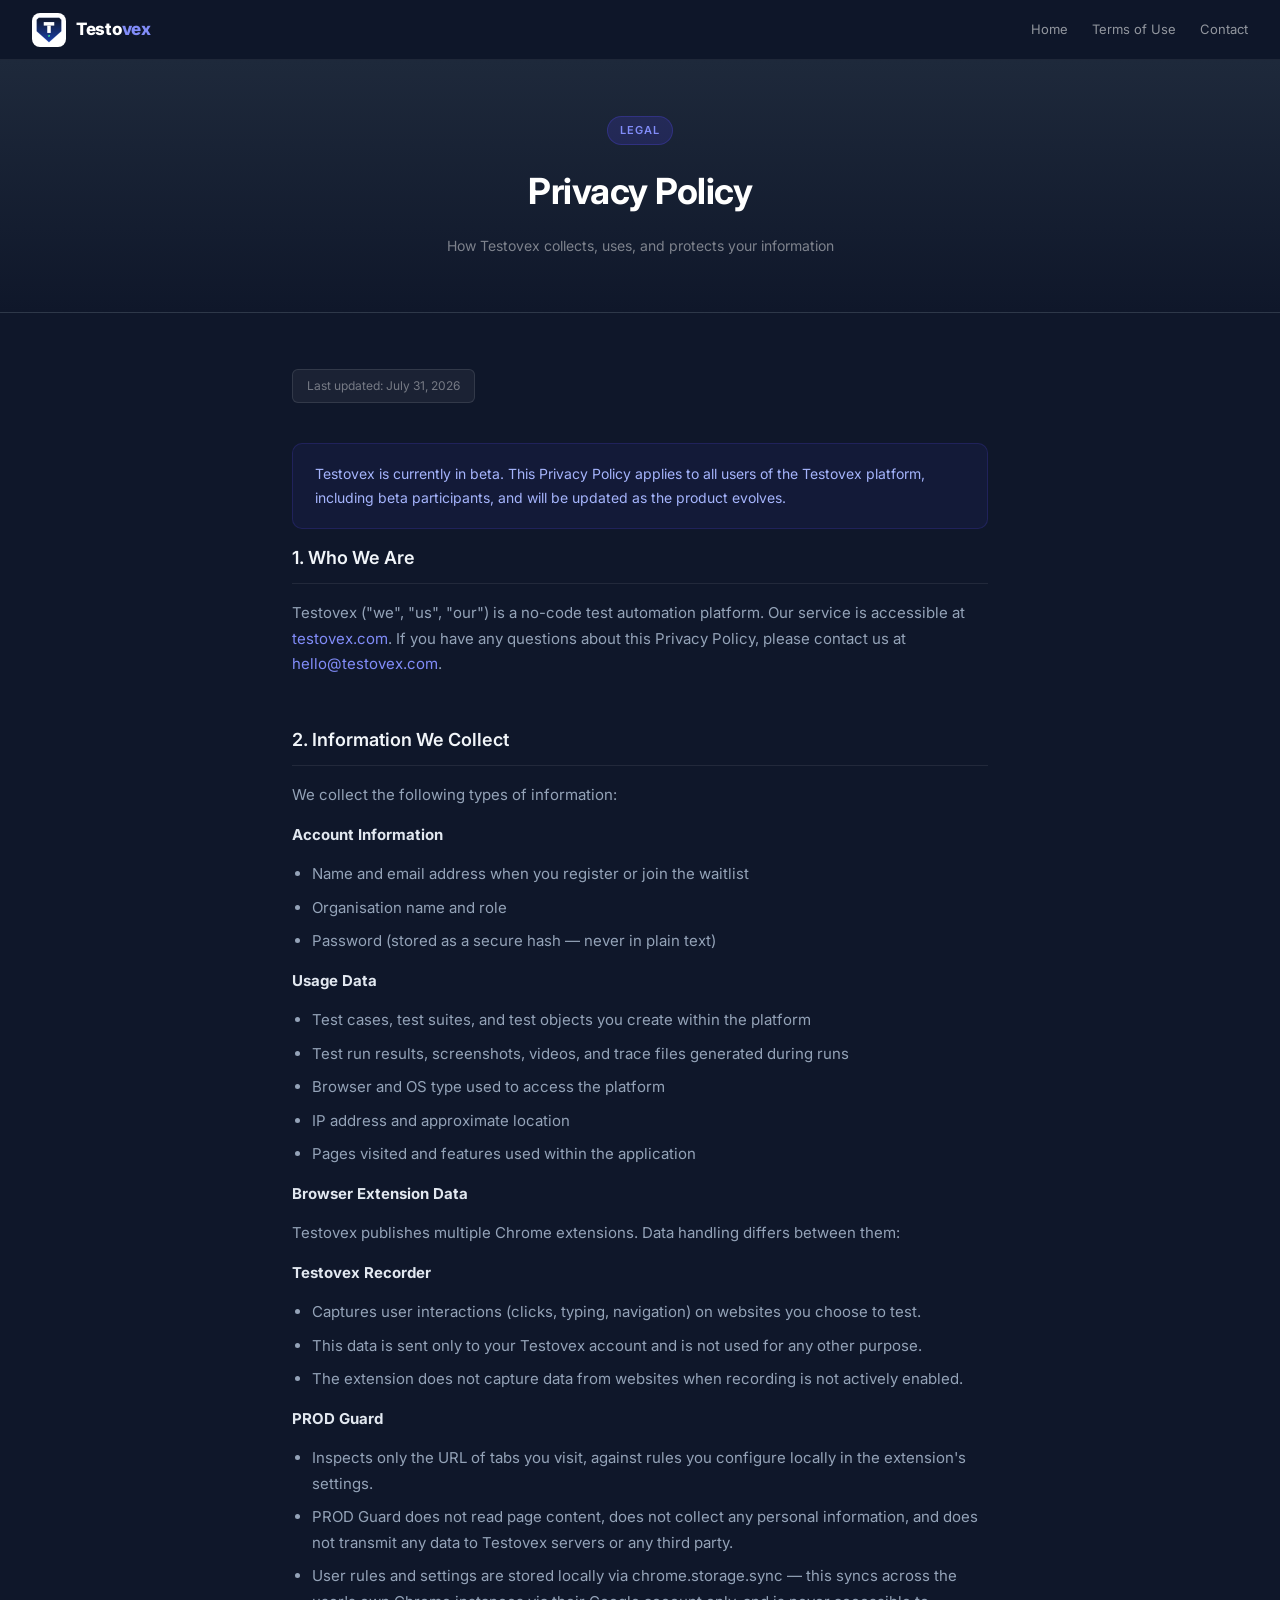
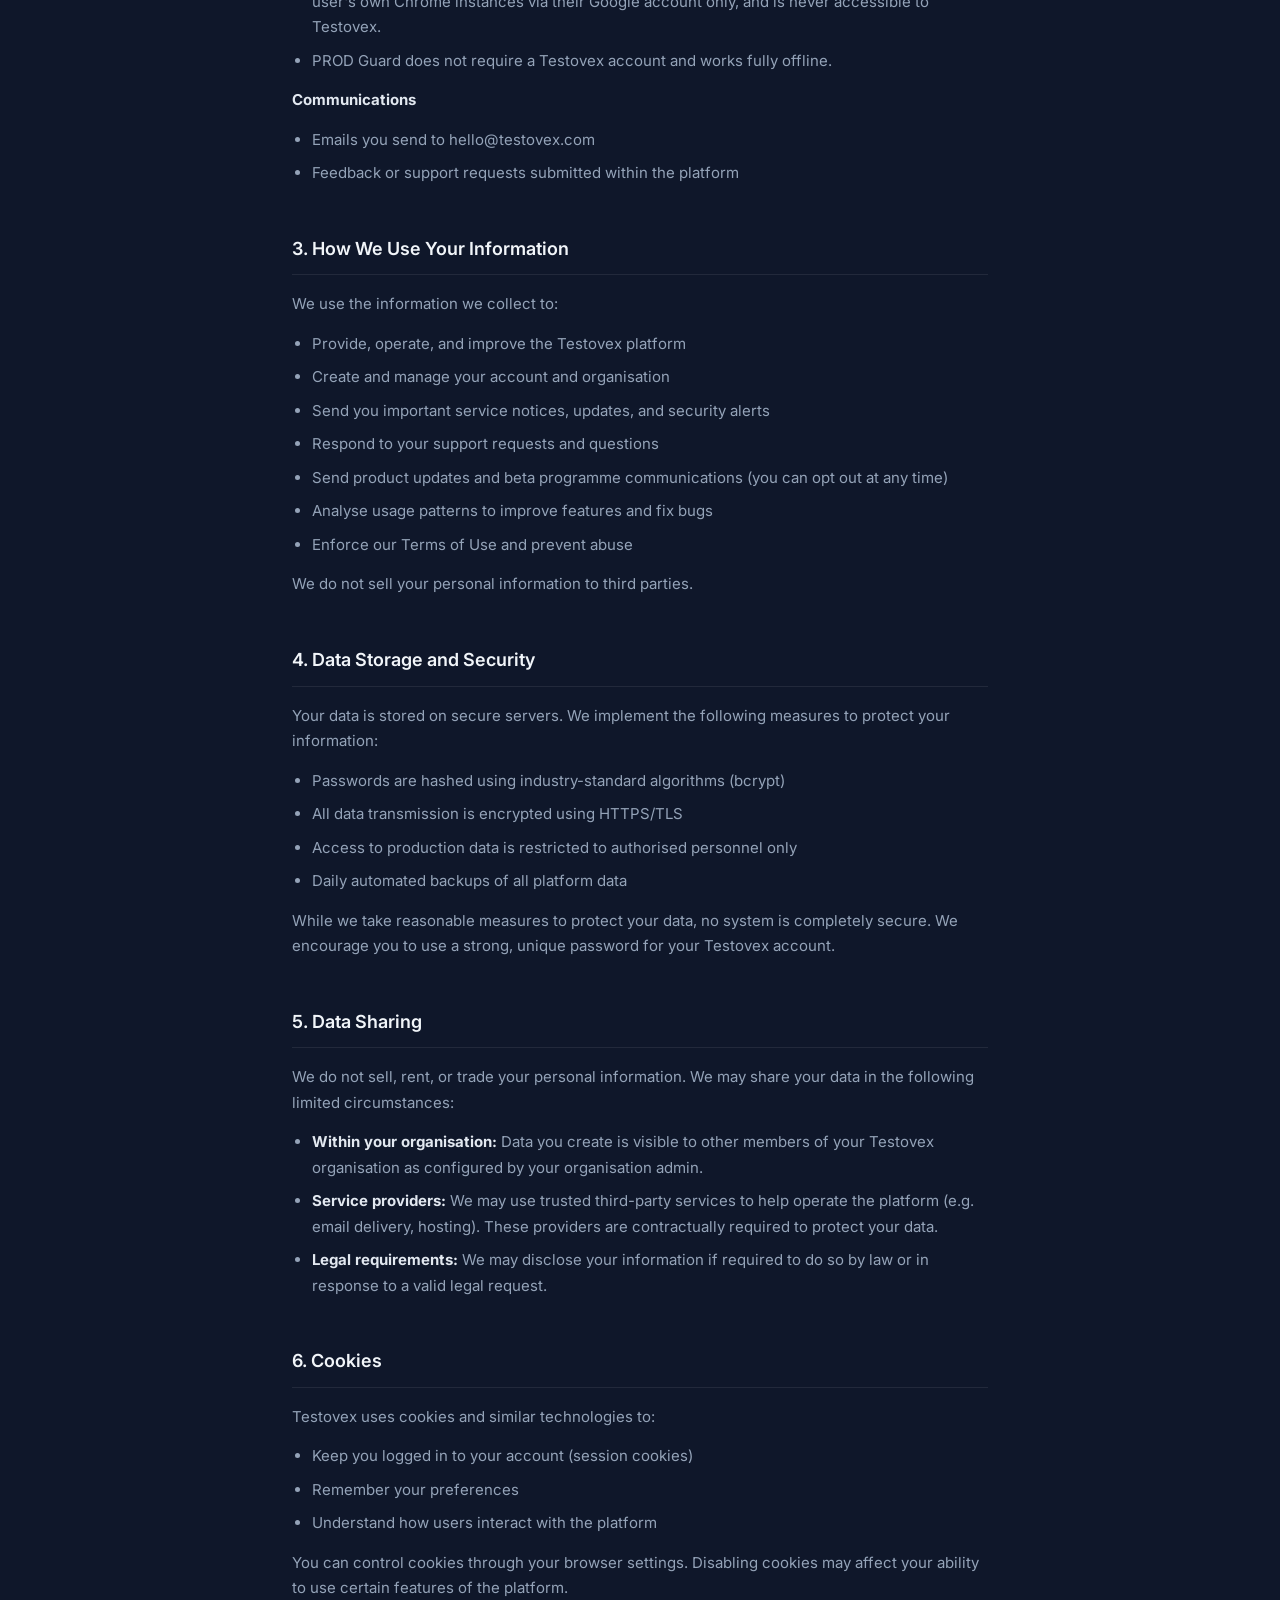
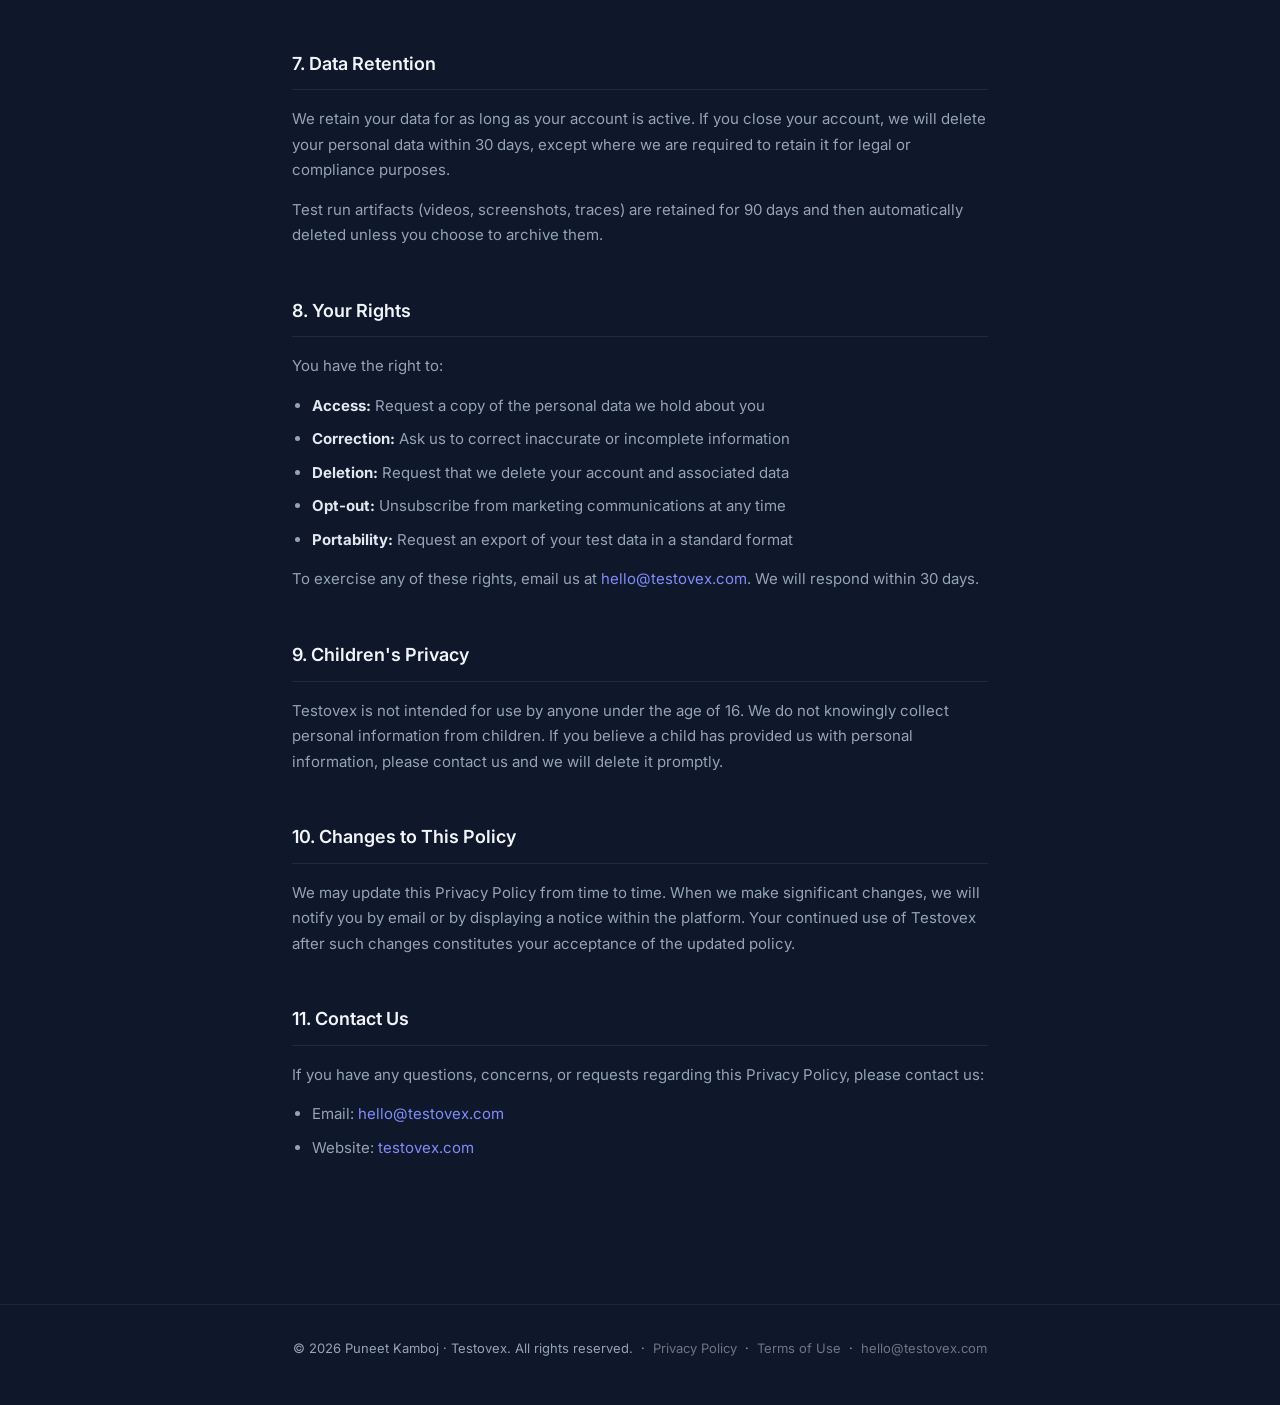
<file: privacy-policy.html>
<!DOCTYPE html>
<html lang="en">
<head>
  <meta charset="UTF-8" />
  <meta name="viewport" content="width=device-width, initial-scale=1.0" />
  <title>Privacy Policy — Testovex</title>
  <link rel="icon" type="image/x-icon" href="favicon.ico" />
  <link rel="icon" type="image/png" sizes="32x32" href="favicon-32.png" />
  <link rel="icon" type="image/png" sizes="16x16" href="favicon-16.png" />
  <link rel="apple-touch-icon" sizes="180x180" href="apple-touch-icon.png" />
  <link rel="preconnect" href="https://fonts.googleapis.com" />
  <link href="https://fonts.googleapis.com/css2?family=Inter:wght@400;500;600;700&display=swap" rel="stylesheet" />
  <style>
    *, *::before, *::after { margin: 0; padding: 0; box-sizing: border-box; }

    html, body {
      font-family: 'Inter', -apple-system, BlinkMacSystemFont, sans-serif;
      background: #0F172A;
      color: #CBD5E1;
      line-height: 1.7;
      font-size: 15px;
    }

    /* ── Nav ── */
    nav {
      position: fixed; top: 0; left: 0; right: 0; z-index: 100;
      height: 60px;
      display: flex; align-items: center; justify-content: space-between;
      padding: 0 32px;
      background: rgba(15,23,42,0.92);
      backdrop-filter: blur(12px);
      border-bottom: 1px solid rgba(255,255,255,0.07);
    }
    .nav-logo {
      display: flex; align-items: center; gap: 10px;
      text-decoration: none;
    }
    .nav-logo-icon {
      width: 34px; height: 34px;
      background: white;
      border-radius: 8px;
      display: flex; align-items: center; justify-content: center;
      padding: 3px; flex-shrink: 0;
    }
    .nav-logo-text {
      font-size: 17px; font-weight: 800; color: #fff;
      letter-spacing: -0.3px;
    }
    .nav-logo-text span { color: #818CF8; }
    .nav-links { display: flex; gap: 24px; }
    .nav-links a {
      color: rgba(255,255,255,0.55); font-size: 13px;
      text-decoration: none; transition: color 0.2s;
    }
    .nav-links a:hover { color: #fff; }

    /* ── Page ── */
    body { padding-top: 60px; }

    .page-header {
      background: linear-gradient(180deg, #1E293B 0%, #0F172A 100%);
      border-bottom: 1px solid rgba(255,255,255,0.07);
      padding: 56px 32px 40px;
      text-align: center;
    }
    .page-header .badge {
      display: inline-block;
      background: rgba(79,70,229,0.18);
      color: #818CF8;
      font-size: 11px; font-weight: 600;
      letter-spacing: 0.08em; text-transform: uppercase;
      padding: 4px 12px; border-radius: 20px;
      border: 1px solid rgba(79,70,229,0.3);
      margin-bottom: 16px;
    }
    .page-header h1 {
      font-size: 36px; font-weight: 700;
      color: #fff; letter-spacing: -0.5px;
      margin-bottom: 12px;
    }
    .page-header p {
      color: rgba(255,255,255,0.45);
      font-size: 14px;
    }

    /* ── Content ── */
    .content {
      max-width: 760px;
      margin: 0 auto;
      padding: 56px 32px 96px;
    }

    .section { margin-bottom: 48px; }

    h2 {
      font-size: 18px; font-weight: 600;
      color: #F1F5F9;
      margin-bottom: 16px;
      padding-bottom: 10px;
      border-bottom: 1px solid rgba(255,255,255,0.08);
    }

    p { margin-bottom: 14px; color: #94A3B8; }

    ul {
      margin: 12px 0 14px 20px;
      color: #94A3B8;
    }
    ul li { margin-bottom: 8px; }

    a { color: #818CF8; text-decoration: none; }
    a:hover { text-decoration: underline; }

    .highlight-box {
      background: rgba(79,70,229,0.08);
      border: 1px solid rgba(79,70,229,0.2);
      border-radius: 10px;
      padding: 18px 22px;
      margin-bottom: 14px;
      color: #A5B4FC;
      font-size: 14px;
    }

    .last-updated {
      display: inline-block;
      background: rgba(255,255,255,0.05);
      border: 1px solid rgba(255,255,255,0.1);
      border-radius: 6px;
      padding: 6px 14px;
      font-size: 12px;
      color: rgba(255,255,255,0.4);
      margin-bottom: 40px;
    }

    /* ── Footer ── */
    footer {
      border-top: 1px solid rgba(255,255,255,0.07);
      padding: 32px;
      text-align: center;
      color: rgba(255,255,255,0.3);
      font-size: 13px;
    }
    footer a { color: rgba(255,255,255,0.4); }
    footer a:hover { color: #fff; }
  </style>
</head>
<body>

<!-- Nav -->
<nav>
  <a href="https://testovex.com" class="nav-logo">
    <div class="nav-logo-icon">
      <svg width="28" height="28" viewBox="0 0 400 400" xmlns="http://www.w3.org/2000/svg">
        <defs>
          <linearGradient id="sg" x1="0" y1="0" x2="0" y2="1">
            <stop offset="0%" stop-color="#0F172A"/>
            <stop offset="100%" stop-color="#1A3FAA"/>
          </linearGradient>
        </defs>
        <polygon points="54,24 346,24 376,54 376,218 200,376 24,218 24,54" fill="url(#sg)"/>
        <polygon points="54,24 346,24 376,54 376,218 200,376 24,218 24,54" fill="none" stroke="#6384D4" stroke-width="4" stroke-opacity="0.6"/>
        <rect x="125" y="87" width="150" height="50" fill="white"/>
        <rect x="175" y="137" width="50" height="105" fill="white"/>
        <circle cx="200" cy="284" r="16" fill="#10B981"/>
        <polyline points="192,284 198,291 210,275" fill="none" stroke="white" stroke-width="3.5" stroke-linecap="round" stroke-linejoin="round"/>
      </svg>
    </div>
    <span class="nav-logo-text">Testo<span>vex</span></span>
  </a>
  <div class="nav-links">
    <a href="https://testovex.com">Home</a>
    <a href="terms-of-use.html">Terms of Use</a>
    <a href="mailto:hello@testovex.com">Contact</a>
  </div>
</nav>

<!-- Header -->
<div class="page-header">
  <div class="badge">Legal</div>
  <h1>Privacy Policy</h1>
  <p>How Testovex collects, uses, and protects your information</p>
</div>

<!-- Content -->
<div class="content">

  <span class="last-updated">Last updated: July 31, 2026</span>

  <div class="highlight-box">
    Testovex is currently in beta. This Privacy Policy applies to all users of the Testovex platform, including beta participants, and will be updated as the product evolves.
  </div>

  <div class="section">
    <h2>1. Who We Are</h2>
    <p>Testovex ("we", "us", "our") is a no-code test automation platform. Our service is accessible at <a href="https://testovex.com">testovex.com</a>. If you have any questions about this Privacy Policy, please contact us at <a href="mailto:hello@testovex.com">hello@testovex.com</a>.</p>
  </div>

  <div class="section">
    <h2>2. Information We Collect</h2>
    <p>We collect the following types of information:</p>
    <p><strong style="color:#E2E8F0;">Account Information</strong></p>
    <ul>
      <li>Name and email address when you register or join the waitlist</li>
      <li>Organisation name and role</li>
      <li>Password (stored as a secure hash — never in plain text)</li>
    </ul>
    <p><strong style="color:#E2E8F0;">Usage Data</strong></p>
    <ul>
      <li>Test cases, test suites, and test objects you create within the platform</li>
      <li>Test run results, screenshots, videos, and trace files generated during runs</li>
      <li>Browser and OS type used to access the platform</li>
      <li>IP address and approximate location</li>
      <li>Pages visited and features used within the application</li>
    </ul>
    <p><strong style="color:#E2E8F0;">Browser Extension Data</strong></p>
    <p>Testovex publishes multiple Chrome extensions. Data handling differs between them:</p>
    <p><strong style="color:#E2E8F0;">Testovex Recorder</strong></p>
    <ul>
      <li>Captures user interactions (clicks, typing, navigation) on websites you choose to test.</li>
      <li>This data is sent only to your Testovex account and is not used for any other purpose.</li>
      <li>The extension does not capture data from websites when recording is not actively enabled.</li>
    </ul>
    <p><strong style="color:#E2E8F0;">PROD Guard</strong></p>
    <ul>
      <li>Inspects only the URL of tabs you visit, against rules you configure locally in the extension's settings.</li>
      <li>PROD Guard does not read page content, does not collect any personal information, and does not transmit any data to Testovex servers or any third party.</li>
      <li>User rules and settings are stored locally via chrome.storage.sync — this syncs across the user's own Chrome instances via their Google account only, and is never accessible to Testovex.</li>
      <li>PROD Guard does not require a Testovex account and works fully offline.</li>
    </ul>
    <p><strong style="color:#E2E8F0;">Communications</strong></p>
    <ul>
      <li>Emails you send to hello@testovex.com</li>
      <li>Feedback or support requests submitted within the platform</li>
    </ul>
  </div>

  <div class="section">
    <h2>3. How We Use Your Information</h2>
    <p>We use the information we collect to:</p>
    <ul>
      <li>Provide, operate, and improve the Testovex platform</li>
      <li>Create and manage your account and organisation</li>
      <li>Send you important service notices, updates, and security alerts</li>
      <li>Respond to your support requests and questions</li>
      <li>Send product updates and beta programme communications (you can opt out at any time)</li>
      <li>Analyse usage patterns to improve features and fix bugs</li>
      <li>Enforce our Terms of Use and prevent abuse</li>
    </ul>
    <p>We do not sell your personal information to third parties.</p>
  </div>

  <div class="section">
    <h2>4. Data Storage and Security</h2>
    <p>Your data is stored on secure servers. We implement the following measures to protect your information:</p>
    <ul>
      <li>Passwords are hashed using industry-standard algorithms (bcrypt)</li>
      <li>All data transmission is encrypted using HTTPS/TLS</li>
      <li>Access to production data is restricted to authorised personnel only</li>
      <li>Daily automated backups of all platform data</li>
    </ul>
    <p>While we take reasonable measures to protect your data, no system is completely secure. We encourage you to use a strong, unique password for your Testovex account.</p>
  </div>

  <div class="section">
    <h2>5. Data Sharing</h2>
    <p>We do not sell, rent, or trade your personal information. We may share your data in the following limited circumstances:</p>
    <ul>
      <li><strong style="color:#E2E8F0;">Within your organisation:</strong> Data you create is visible to other members of your Testovex organisation as configured by your organisation admin.</li>
      <li><strong style="color:#E2E8F0;">Service providers:</strong> We may use trusted third-party services to help operate the platform (e.g. email delivery, hosting). These providers are contractually required to protect your data.</li>
      <li><strong style="color:#E2E8F0;">Legal requirements:</strong> We may disclose your information if required to do so by law or in response to a valid legal request.</li>
    </ul>
  </div>

  <div class="section">
    <h2>6. Cookies</h2>
    <p>Testovex uses cookies and similar technologies to:</p>
    <ul>
      <li>Keep you logged in to your account (session cookies)</li>
      <li>Remember your preferences</li>
      <li>Understand how users interact with the platform</li>
    </ul>
    <p>You can control cookies through your browser settings. Disabling cookies may affect your ability to use certain features of the platform.</p>
  </div>

  <div class="section">
    <h2>7. Data Retention</h2>
    <p>We retain your data for as long as your account is active. If you close your account, we will delete your personal data within 30 days, except where we are required to retain it for legal or compliance purposes.</p>
    <p>Test run artifacts (videos, screenshots, traces) are retained for 90 days and then automatically deleted unless you choose to archive them.</p>
  </div>

  <div class="section">
    <h2>8. Your Rights</h2>
    <p>You have the right to:</p>
    <ul>
      <li><strong style="color:#E2E8F0;">Access:</strong> Request a copy of the personal data we hold about you</li>
      <li><strong style="color:#E2E8F0;">Correction:</strong> Ask us to correct inaccurate or incomplete information</li>
      <li><strong style="color:#E2E8F0;">Deletion:</strong> Request that we delete your account and associated data</li>
      <li><strong style="color:#E2E8F0;">Opt-out:</strong> Unsubscribe from marketing communications at any time</li>
      <li><strong style="color:#E2E8F0;">Portability:</strong> Request an export of your test data in a standard format</li>
    </ul>
    <p>To exercise any of these rights, email us at <a href="mailto:hello@testovex.com">hello@testovex.com</a>. We will respond within 30 days.</p>
  </div>

  <div class="section">
    <h2>9. Children's Privacy</h2>
    <p>Testovex is not intended for use by anyone under the age of 16. We do not knowingly collect personal information from children. If you believe a child has provided us with personal information, please contact us and we will delete it promptly.</p>
  </div>

  <div class="section">
    <h2>10. Changes to This Policy</h2>
    <p>We may update this Privacy Policy from time to time. When we make significant changes, we will notify you by email or by displaying a notice within the platform. Your continued use of Testovex after such changes constitutes your acceptance of the updated policy.</p>
  </div>

  <div class="section">
    <h2>11. Contact Us</h2>
    <p>If you have any questions, concerns, or requests regarding this Privacy Policy, please contact us:</p>
    <ul>
      <li>Email: <a href="mailto:hello@testovex.com">hello@testovex.com</a></li>
      <li>Website: <a href="https://testovex.com">testovex.com</a></li>
    </ul>
  </div>

</div>

<!-- Footer -->
<footer>
  <p>&copy; 2026 Puneet Kamboj &middot; Testovex. All rights reserved. &nbsp;·&nbsp; <a href="privacy-policy.html">Privacy Policy</a> &nbsp;·&nbsp; <a href="terms-of-use.html">Terms of Use</a> &nbsp;·&nbsp; <a href="mailto:hello@testovex.com">hello@testovex.com</a></p>
</footer>

</body>
</html>
</file>
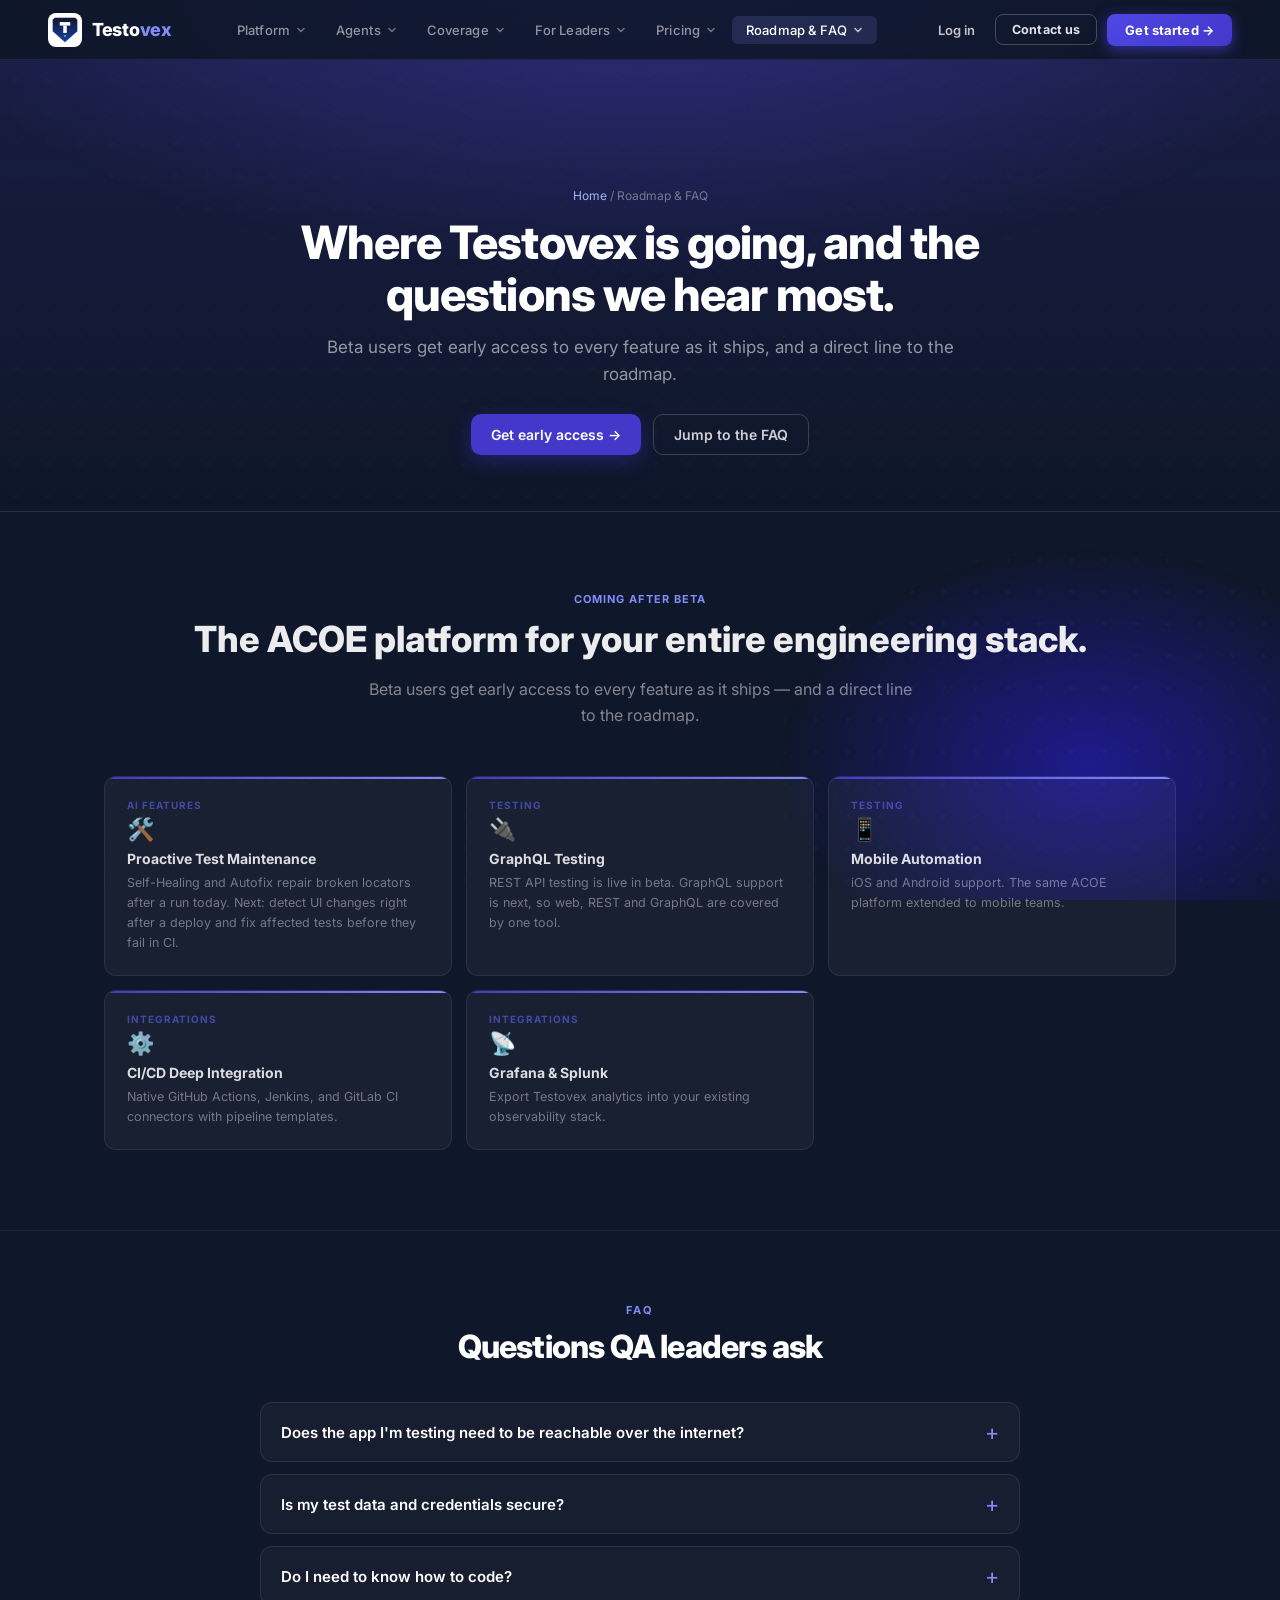
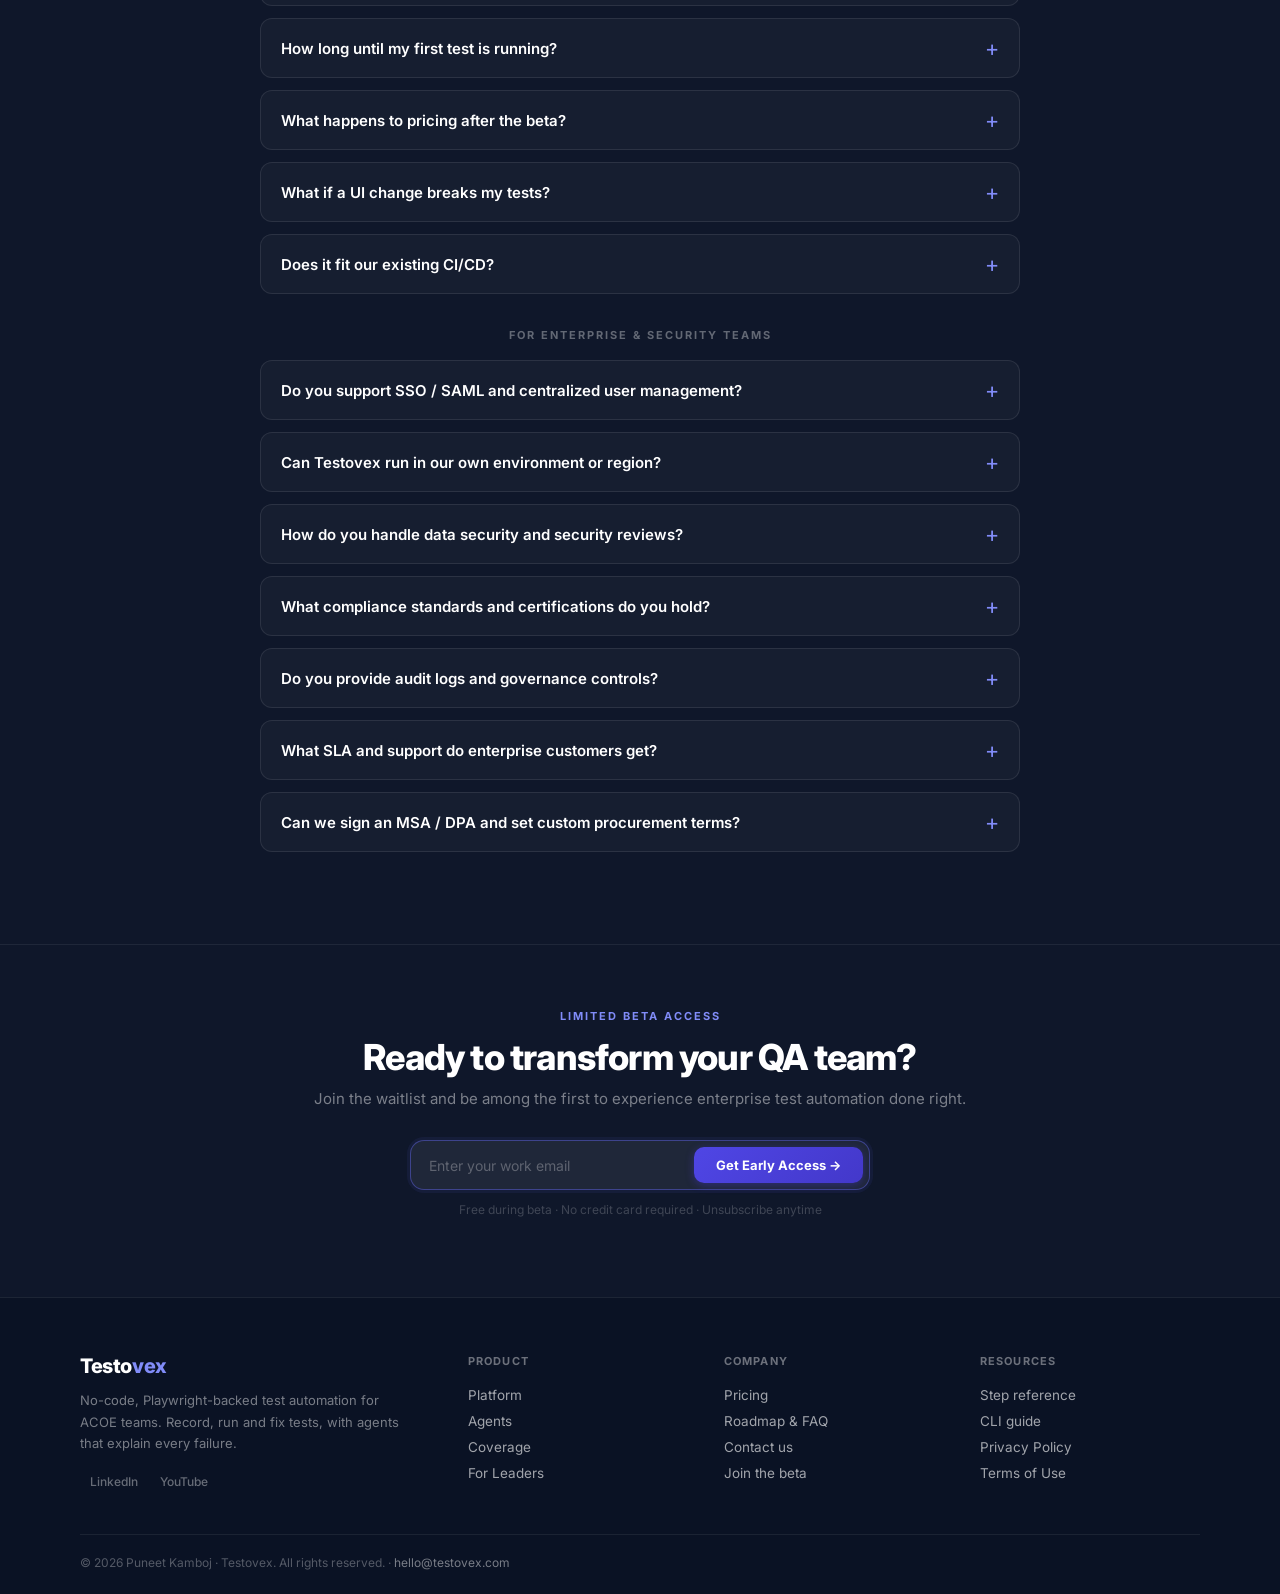
<file: roadmap.html>
<!DOCTYPE html>
<html lang="en">
<head>
  <meta charset="UTF-8" />
  <meta name="viewport" content="width=device-width, initial-scale=1.0" />
  <title>Roadmap & FAQ — Testovex</title>
  <meta name="description" content="What ships after the Testovex beta, and answers to the questions QA leaders and security teams ask first." />

  <!-- Open Graph / LinkedIn / Facebook -->
  <meta property="og:type"        content="website" />
  <meta property="og:url"         content="https://testovex.com/roadmap" />
  <meta property="og:title"       content="Roadmap & FAQ — Testovex" />
  <meta property="og:description" content="What ships after the Testovex beta, and answers to the questions QA leaders and security teams ask first." />
  <meta property="og:image"       content="https://testovex.com/og-image.png" />
  <meta property="og:image:width"  content="1200" />
  <meta property="og:image:height" content="630" />
  <meta property="og:site_name"   content="Testovex" />

  <!-- Twitter / X Card -->
  <meta name="twitter:card"        content="summary_large_image" />
  <meta name="twitter:site"        content="@testovex" />
  <meta name="twitter:title"       content="Roadmap & FAQ — Testovex" />
  <meta name="twitter:description" content="What ships after the Testovex beta, and answers to the questions QA leaders and security teams ask first." />
  <meta name="twitter:image"       content="https://testovex.com/og-image.png" />

  <link rel="canonical" href="https://testovex.com/roadmap" />
  <link rel="icon" type="image/x-icon" href="favicon.ico" />
  <link rel="icon" type="image/png" sizes="32x32" href="favicon-32.png" />
  <link rel="icon" type="image/png" sizes="16x16" href="favicon-16.png" />
  <link rel="apple-touch-icon" sizes="180x180" href="apple-touch-icon.png" />
  <link rel="preconnect" href="https://fonts.googleapis.com" />
  <link rel="preconnect" href="https://fonts.gstatic.com" crossorigin />
  <link href="https://fonts.googleapis.com/css2?family=Inter:wght@400;500;600;700;800;900&family=JetBrains+Mono:wght@400;500&display=swap" rel="stylesheet" />
  <link rel="stylesheet" href="assets/site.css?v=46d84218" />
</head>
<body>

<!-- Background -->
<div class="bg"></div>

<nav>
  <a class="nav-logo" href="/">
    <div class="nav-logo-icon">
      <svg width="28" height="28" viewBox="0 0 400 400" xmlns="http://www.w3.org/2000/svg">
        <defs>
          <linearGradient id="sg" x1="0" y1="0" x2="0" y2="1">
            <stop offset="0%" stop-color="#0F172A"/>
            <stop offset="100%" stop-color="#1A3FAA"/>
          </linearGradient>
        </defs>
        <polygon points="54,24 346,24 376,54 376,218 200,376 24,218 24,54" fill="url(#sg)"/>
        <polygon points="54,24 346,24 376,54 376,218 200,376 24,218 24,54" fill="none" stroke="#6384D4" stroke-width="4" stroke-opacity="0.6"/>
        <rect x="125" y="87" width="150" height="50" fill="white"/>
        <rect x="175" y="137" width="50" height="105" fill="white"/>
        <circle cx="200" cy="284" r="16" fill="#10B981"/>
        <polyline points="192,284 198,291 210,275" fill="none" stroke="white" stroke-width="3.5" stroke-linecap="round" stroke-linejoin="round"/>
      </svg>
    </div>
    <span class="nav-logo-name">Testo<span>vex</span></span>
  </a>
  <div class="lp-nav-links" id="lpNavLinks">
    <div class="lp-dd">
      <a class="lp-dd-btn" href="/platform" aria-haspopup="true">Platform <svg width="10" height="10" viewBox="0 0 10 10" aria-hidden="true"><path d="M2 3.5l3 3 3-3" fill="none" stroke="currentColor" stroke-width="1.6" stroke-linecap="round" stroke-linejoin="round"/></svg></a>
      <div class="lp-dd-menu" role="menu">
        <a href="/#demo" role="menuitem"><b>See it in action</b><span>Watch a real test run, start to finish</span></a>
        <a href="/platform#features" role="menuitem"><b>All features</b><span>Everything in the beta, at a glance</span></a>
        <a href="/platform#recorder" role="menuitem"><b>Smart recorder</b><span>Click through your app, get a smart-locator test</span></a>
        <a href="/platform#locator" role="menuitem"><b>Smart locator engine</b><span>9 strategies, tests survive UI change</span></a>
        <a href="/platform#recording" role="menuitem"><b>Run diagnostics</b><span>Video, screenshots and traces</span></a>
        <a href="/platform#collaboration" role="menuitem"><b>Version history</b><span>Rollback and project milestones</span></a>
        <a href="/platform#cli" role="menuitem"><b>CLI &amp; CI/CD</b><span>Run from any pipeline</span></a>
      </div>
    </div>
    <div class="lp-dd">
      <a class="lp-dd-btn" href="/agents" aria-haspopup="true">Agents <svg width="10" height="10" viewBox="0 0 10 10" aria-hidden="true"><path d="M2 3.5l3 3 3-3" fill="none" stroke="currentColor" stroke-width="1.6" stroke-linecap="round" stroke-linejoin="round"/></svg></a>
      <div class="lp-dd-menu" role="menu">
        <a href="/agents#agents" role="menuitem"><b>All agents</b><span>What runs on every test run</span></a>
        <a href="/agents#a-author" role="menuitem"><b>Test Author</b><span>Tests from Jira stories and API specs</span></a>
        <a href="/agents#a-autofix" role="menuitem"><b>Autofix</b><span>Apply, re-run, keep only if it passes</span></a>
        <a href="/agents#a-heal" role="menuitem"><b>Self-Healing</b><span>A new locator proposed from the live page</span></a>
        <a href="/agents#a-triage" role="menuitem"><b>Failure Triage</b><span>Why each test failed, sorted automatically</span></a>
        <a href="/agents#a-bugs" role="menuitem"><b>Bug Reporter</b><span>Jira bugs drafted for your approval</span></a>
        <a href="/agents#a-release" role="menuitem"><b>Release Readiness</b><span>A go/no-go for every project</span></a>
        <a href="/agents#a-flaky" role="menuitem"><b>Flaky detection &amp; quarantine</b><span>Unreliable tests flagged, builds trusted</span></a>
        <a href="/agents#a-inbox" role="menuitem"><b>Agent Inbox</b><span>Everything needing a human, in one place</span></a>
        <a href="/agents#a-live" role="menuitem"><b>Agents Live</b><span>Watch the agents work on every run</span></a>
        <a href="/agents#a-doctor" role="menuitem"><b>Environment Doctor</b><span>Checks your app is up before a run</span></a>
        <a href="/agents#a-ask" role="menuitem"><b>Ask Your Tests</b><span>Plain-English questions about your tests</span></a>
        <a href="/agents#a-time" role="menuitem"><b>Time Saved</b><span>Hours the agents gave back</span></a>
      </div>
    </div>
    <div class="lp-dd">
      <a class="lp-dd-btn" href="/coverage" aria-haspopup="true">Coverage <svg width="10" height="10" viewBox="0 0 10 10" aria-hidden="true"><path d="M2 3.5l3 3 3-3" fill="none" stroke="currentColor" stroke-width="1.6" stroke-linecap="round" stroke-linejoin="round"/></svg></a>
      <div class="lp-dd-menu" role="menu">
        <a href="/coverage#generate" role="menuitem"><b>Generate your way</b><span>UI, API or both: generate, record or build</span></a>
        <a href="/coverage#g-ui" role="menuitem"><b>No-code UI journeys</b><span>Record, generate or build browser flows</span></a>
        <a href="/coverage#g-api" role="menuitem"><b>No-code API checks</b><span>curl, Postman or OpenAPI in, tests out</span></a>
        <a href="/coverage#g-mix" role="menuitem"><b>Full-stack journeys</b><span>UI + API in one test case</span></a>
        <a href="/coverage#f-data" role="menuitem"><b>Data-driven runs</b><span>One flow, many rows: CSV, Excel, JSON or generated</span></a>
        <a href="/coverage#f-blueprint" role="menuitem"><b>AI scenarios from requirements</b><span>Blueprint: AI drafts automation from a user story</span></a>
        <a href="/coverage#f-url" role="menuitem"><b>AI from any URL</b><span>Paste a page, AI drafts wider coverage</span></a>
      </div>
    </div>
    <div class="lp-dd">
      <a class="lp-dd-btn" href="/leaders" aria-haspopup="true">For Leaders <svg width="10" height="10" viewBox="0 0 10 10" aria-hidden="true"><path d="M2 3.5l3 3 3-3" fill="none" stroke="currentColor" stroke-width="1.6" stroke-linecap="round" stroke-linejoin="round"/></svg></a>
      <div class="lp-dd-menu" role="menu">
        <a href="/leaders#org-demo" role="menuitem"><b>Org dashboards</b><span>Release readiness, automation value, failures</span></a>
        <a href="/leaders#f-library" role="menuitem"><b>Component library</b><span>One approved flow, shared by every project</span></a>
        <a href="/leaders#security" role="menuitem"><b>Security &amp; governance</b><span>Isolation, roles and locked credentials</span></a>
      </div>
    </div>
    <div class="lp-dd">
      <a class="lp-dd-btn" href="/pricing" aria-haspopup="true">Pricing <svg width="10" height="10" viewBox="0 0 10 10" aria-hidden="true"><path d="M2 3.5l3 3 3-3" fill="none" stroke="currentColor" stroke-width="1.6" stroke-linecap="round" stroke-linejoin="round"/></svg></a>
      <div class="lp-dd-menu" role="menu">
        <a href="/pricing#pricing" role="menuitem"><b>Plans</b><span>Starter, Team, Business and Enterprise</span></a>
        <a href="/pricing#roi" role="menuitem"><b>ROI calculator</b><span>What your QA team's time is worth</span></a>
      </div>
    </div>
    <div class="lp-dd">
      <a class="lp-dd-btn active" href="/roadmap" aria-haspopup="true">Roadmap &amp; FAQ <svg width="10" height="10" viewBox="0 0 10 10" aria-hidden="true"><path d="M2 3.5l3 3 3-3" fill="none" stroke="currentColor" stroke-width="1.6" stroke-linecap="round" stroke-linejoin="round"/></svg></a>
      <div class="lp-dd-menu" role="menu">
        <a href="/roadmap#roadmap" role="menuitem"><b>Roadmap</b><span>What is coming after beta</span></a>
        <a href="/roadmap#faq" role="menuitem"><b>FAQ</b><span>Questions QA leaders and security teams ask</span></a>
        <a href="https://app.testovex.com/docs/steps/" role="menuitem"><b>Step reference</b><span>Every step type, with examples</span></a>
        <a href="https://app.testovex.com/docs/cli/" role="menuitem"><b>CLI guide</b><span>Install, run, JUnit reports and CI tokens</span></a>
      </div>
    </div>
  </div>
  <div class="nav-actions">
    <a class="nav-login" href="https://app.testovex.com/login">Log in</a>
    <a class="nav-btn nav-contact" href="mailto:hello@testovex.com?subject=Testovex%20Inquiry">Contact us</a>
    <a class="nav-btn nav-cta" href="#beta">Get started <span aria-hidden="true">→</span></a>
    <button type="button" class="nav-burger" id="navBurger" aria-label="Open menu" aria-expanded="false" aria-controls="lpMobile">
      <span></span><span></span><span></span>
    </button>
  </div>
  <div class="lp-mobile" id="lpMobile" hidden>
    <div class="lp-m-group">Platform</div>
    <a href="/#demo">See it in action</a>
    <a href="/platform#features">All features</a>
    <a href="/platform#recorder">Smart recorder</a>
    <a href="/platform#locator">Smart locator engine</a>
    <a href="/platform#recording">Run diagnostics</a>
    <a href="/platform#collaboration">Version history</a>
    <a href="/platform#cli">CLI &amp; CI/CD</a>
    <div class="lp-m-group">Agents</div>
    <a href="/agents#agents">All agents</a>
    <a href="/agents#a-author">Test Author</a>
    <a href="/agents#a-autofix">Autofix</a>
    <a href="/agents#a-heal">Self-Healing</a>
    <a href="/agents#a-triage">Failure Triage</a>
    <a href="/agents#a-bugs">Bug Reporter</a>
    <a href="/agents#a-release">Release Readiness</a>
    <a href="/agents#a-flaky">Flaky detection &amp; quarantine</a>
    <a href="/agents#a-inbox">Agent Inbox</a>
    <a href="/agents#a-live">Agents Live</a>
    <a href="/agents#a-doctor">Environment Doctor</a>
    <a href="/agents#a-ask">Ask Your Tests</a>
    <a href="/agents#a-time">Time Saved</a>
    <div class="lp-m-group">Coverage</div>
    <a href="/coverage#generate">Generate your way</a>
    <a href="/coverage#g-ui">No-code UI journeys</a>
    <a href="/coverage#g-api">No-code API checks</a>
    <a href="/coverage#g-mix">Full-stack journeys</a>
    <a href="/coverage#f-data">Data-driven runs</a>
    <a href="/coverage#f-blueprint">AI scenarios from requirements</a>
    <a href="/coverage#f-url">AI from any URL</a>
    <div class="lp-m-group">For Leaders</div>
    <a href="/leaders#org-demo">Org dashboards</a>
    <a href="/leaders#f-library">Component library</a>
    <a href="/leaders#security">Security &amp; governance</a>
    <div class="lp-m-group">More</div>
    <a href="/pricing#pricing">Pricing</a>
    <a href="/pricing#roi">ROI calculator</a>
    <a href="/roadmap#roadmap">Roadmap</a>
    <a href="/roadmap#faq">FAQ</a>
    <a href="https://app.testovex.com/docs/steps/">Step reference</a>
    <a href="https://app.testovex.com/docs/cli/">CLI guide</a>
    <div class="lp-m-actions">
      <a class="nav-btn nav-cta" href="#beta">Get started →</a>
      <a class="lp-m-login" href="https://app.testovex.com/login">Log in</a>
      <a class="lp-m-login" href="mailto:hello@testovex.com?subject=Testovex%20Inquiry">Contact us</a>
    </div>
  </div>
</nav>

<main>
<section class="pg-hero">
  <div class="pg-crumb"><a href="/">Home</a> / Roadmap &amp; FAQ</div>
  <h1>Where Testovex is going, and the questions we hear most.</h1>
  <p>Beta users get early access to every feature as it ships, and a direct line to the roadmap.</p>
  <div class="pg-actions">
    <a class="pg-btn primary" href="#beta">Get early access →</a>
    <a class="pg-btn ghost" href="#faq">Jump to the FAQ</a>
  </div>
</section>

<section class="lp-roadmap" id="roadmap">
  <div class="lp-container">
    <div class="lp-rm-hdr lp-fade">
      <div class="lp-sec-label">Coming After Beta</div>
      <div class="lp-sec-title">The ACOE platform for your entire engineering stack.</div>
      <p class="lp-sec-sub">Beta users get early access to every feature as it ships — and a direct line to the roadmap.</p>
    </div>
    <div class="lp-rm-grid">
      <div class="lp-rm-card lp-fade"><span class="lp-coming">AI Features</span><span class="lp-rm-icon">🛠️</span><h4>Proactive Test Maintenance</h4><p>Self-Healing and Autofix repair broken locators after a run today. Next: detect UI changes right after a deploy and fix affected tests before they fail in CI.</p></div>
      <div class="lp-rm-card lp-fade"><span class="lp-coming">Testing</span><span class="lp-rm-icon">🔌</span><h4>GraphQL Testing</h4><p>REST API testing is live in beta. GraphQL support is next, so web, REST and GraphQL are covered by one tool.</p></div>
      <div class="lp-rm-card lp-fade"><span class="lp-coming">Testing</span><span class="lp-rm-icon">📱</span><h4>Mobile Automation</h4><p>iOS and Android support. The same ACOE platform extended to mobile teams.</p></div>
      <div class="lp-rm-card lp-fade"><span class="lp-coming">Integrations</span><span class="lp-rm-icon">⚙️</span><h4>CI/CD Deep Integration</h4><p>Native GitHub Actions, Jenkins, and GitLab CI connectors with pipeline templates.</p></div>
      <div class="lp-rm-card lp-fade"><span class="lp-coming">Integrations</span><span class="lp-rm-icon">📡</span><h4>Grafana &amp; Splunk</h4><p>Export Testovex analytics into your existing observability stack.</p></div>
    </div>
  </div>
</section>

<section class="faq-section" id="faq">
  <style>
    .faq-section { position: relative; z-index: 10; padding: 72px 48px 80px; border-top: 1px solid rgba(255,255,255,0.07); }
    .faq-inner { max-width: 760px; margin: 0 auto; }
    .faq-head { text-align: center; margin-bottom: 36px; }
    .faq-eyebrow { font-size: 11px; font-weight: 700; letter-spacing: 2px; text-transform: uppercase; color: #818CF8; margin-bottom: 10px; }
    .faq-title { font-size: clamp(24px, 2.5vw, 34px); font-weight: 800; letter-spacing: -0.8px; color: #fff; }
    .faq-item { border: 1px solid rgba(255,255,255,0.09); border-radius: 12px; margin-bottom: 12px; background: rgba(255,255,255,0.03); overflow: hidden; }
    .faq-item summary { list-style: none; cursor: pointer; padding: 16px 20px; font-size: 15px; font-weight: 600; color: #fff; display: flex; justify-content: space-between; align-items: center; gap: 16px; }
    .faq-item summary::-webkit-details-marker { display: none; }
    .faq-item summary::after { content: '+'; font-size: 22px; font-weight: 400; color: #818CF8; flex-shrink: 0; transition: transform .2s; }
    .faq-item[open] summary::after { transform: rotate(45deg); }
    .faq-item summary:hover { color: #C7D2FE; }
    .faq-item p { padding: 0 20px 18px; font-size: 13.5px; color: rgba(255,255,255,0.55); line-height: 1.65; margin: 0; }
    @media (max-width: 860px) { .faq-section { padding: 48px 24px; } }
  </style>
  <div class="faq-inner">
    <div class="faq-head">
      <div class="faq-eyebrow">FAQ</div>
      <div class="faq-title">Questions QA leaders ask</div>
    </div>

    <details class="faq-item">
      <summary>Does the app I'm testing need to be reachable over the internet?</summary>
      <p>For running tests, yes. The Chrome recorder runs in your browser, so it captures tests on any app you can open — including internal, staging, VPN-only, or localhost sites. But test runs execute on Testovex's cloud servers, which reach your app over the public internet. So a VPN-only or private app records fine, but the run can't reach it — point runs at an internet-reachable URL (e.g. a public staging environment). For internal-only apps, Enterprise self-hosted execution runs tests inside your own network.</p>
    </details>
    <details class="faq-item">
      <summary>Is my test data and credentials secure?</summary>
      <p>Yes. Every organization is fully isolated with role-based access control, and sensitive values live in locked org-level variables that are never exposed in test steps or logs. Each run's artifacts (video, screenshots, traces) are scoped to your org. Enterprise adds SSO/SAML and a self-hosted option.</p>
    </details>
    <details class="faq-item">
      <summary>Do I need to know how to code?</summary>
      <p>No. QA analysts build tests by clicking through your app with the Chrome recorder. Control flow (loops, if/else), reusable components, hover and iframe handling, and variables are all no-code. Playwright runs it all under the hood — you get the power without writing scripts.</p>
    </details>
    <details class="faq-item">
      <summary>How long until my first test is running?</summary>
      <p>Minutes. Install the Chrome recorder, click through a flow, and run it. Most teams have a real regression suite live on their first day — and your free founder-led onboarding session gets you there faster.</p>
    </details>
    <details class="faq-item">
      <summary>What happens to pricing after the beta?</summary>
      <p>Testovex is completely free during beta — no credit card required to join. Beta founders lock in 40% off any paid plan for their first year. You'll get clear advance notice before any plan begins billing; there are no surprise charges.</p>
    </details>
    <details class="faq-item">
      <summary>What if a UI change breaks my tests?</summary>
      <p>The smart locator engine uses 9 strategies to find elements, so most tests survive UI changes automatically. When something does need attention, fix a reusable component once and every test inherits it — and version history plus milestones let you roll back test state instantly.</p>
    </details>
    <details class="faq-item">
      <summary>Does it fit our existing CI/CD?</summary>
      <p>Yes. Trigger runs from any pipeline or terminal via the CLI and API, with parallel Playwright execution. Use runs as quality gates so defects are caught before they reach production. The CLI writes JUnit XML reports so results appear in your CI tool's own test view, and organization-scoped CI tokens let pipelines run without a personal login or API key.</p>
    </details>

    <div style="text-align:center;font-size:11px;font-weight:700;letter-spacing:2px;text-transform:uppercase;color:rgba(255,255,255,0.35);margin:34px 0 18px;">For enterprise &amp; security teams</div>

    <details class="faq-item">
      <summary>Do you support SSO / SAML and centralized user management?</summary>
      <p>Yes — on the Enterprise plan, Testovex supports SSO/SAML so access is governed by your identity provider, with role-based access control across every organization and project. Provisioning and de-provisioning are centralized, so off-boarding a team member removes their access everywhere at once.</p>
    </details>
    <details class="faq-item">
      <summary>Can Testovex run in our own environment or region?</summary>
      <p>Yes. Enterprise includes a self-hosted deployment option for teams with data-residency, network-isolation, or VPC requirements. For everyone else Testovex is a fully managed cloud service — and either way, your data stays isolated to your organization.</p>
    </details>
    <details class="faq-item">
      <summary>How do you handle data security and security reviews?</summary>
      <p>Every organization is fully isolated, sensitive values live in locked variables that never appear in logs or test steps, and all traffic is encrypted in transit over TLS. As part of an Enterprise evaluation we'll complete your vendor security questionnaire and walk your team through our security posture.</p>
    </details>
    <details class="faq-item">
      <summary>What compliance standards and certifications do you hold?</summary>
      <p>Testovex is built to enterprise security best practices — tenant isolation, role-based access control, audit logging, and encryption in transit. As we graduate from beta, formal certifications such as SOC&nbsp;2 are on our roadmap; we're glad to share our current security documentation and complete your compliance questionnaire on request.</p>
    </details>
    <details class="faq-item">
      <summary>Do you provide audit logs and governance controls?</summary>
      <p>Yes. Business and Enterprise plans include audit logs, advanced RBAC, and org-level governance — a shared reusable-component library and locked organizational standards keep multiple teams consistent, and version history plus milestones capture every change for full traceability.</p>
    </details>
    <details class="faq-item">
      <summary>What SLA and support do enterprise customers get?</summary>
      <p>Enterprise includes a service-level agreement, priority support, and a dedicated success manager who owns your onboarding and ongoing adoption. Business plans receive priority support, and every plan includes run diagnostics (video, screenshots, and traces) so issues are fast to resolve.</p>
    </details>
    <details class="faq-item">
      <summary>Can we sign an MSA / DPA and set custom procurement terms?</summary>
      <p>Yes. Enterprise supports custom contracts (MSA), a Data Processing Agreement (DPA), a security review, custom integrations, and annual invoicing. Email <a href="mailto:hello@testovex.com" style="color:#818CF8;text-decoration:none;">hello@testovex.com</a> and we'll start the process.</p>
    </details>
  </div>
</section>

<section class="cta-section" id="beta">
  <div class="section-eyebrow" style="margin-bottom:12px;">Limited beta access</div>
  <h2 class="cta-title">Ready to transform your QA team?</h2>
  <p class="cta-sub">Join the waitlist and be among the first to experience enterprise test automation done right.</p>

  <form class="cta-form" id="ctaForm">
    <input type="email" id="ctaEmailInput" placeholder="Enter your work email" required autocomplete="email" />
    <button type="submit">Get Early Access →</button>
  </form>
  <p class="cta-note">Free during beta · No credit card required · Unsubscribe anytime</p>

  <div class="cta-success" id="ctaSuccess" style="margin-top: 12px;">
    <svg viewBox="0 0 24 24" fill="none" stroke="currentColor" stroke-width="2.5" width="16" height="16"><polyline points="20 6 9 17 4 12"/></svg>
    You're on the list! We'll review and send your invite soon.
  </div>
</section>


</main>

<footer class="site-footer">
  <div class="sf-inner">
    <div class="sf-brand">
      <a class="sf-logo" href="/">Testo<span>vex</span></a>
      <p>No-code, Playwright-backed test automation for ACOE teams. Record, run and fix tests, with agents that explain every failure.</p>
      <div class="socials">
        <a href="https://linkedin.com/company/testovex" target="_blank" rel="noopener">LinkedIn</a>
        <a href="https://youtube.com/@testovex" target="_blank" rel="noopener">YouTube</a>
      </div>
    </div>
    <div class="sf-col">
      <h5>Product</h5>
      <a href="/platform">Platform</a>
      <a href="/agents">Agents</a>
      <a href="/coverage">Coverage</a>
      <a href="/leaders">For Leaders</a>
    </div>
    <div class="sf-col">
      <h5>Company</h5>
      <a href="/pricing">Pricing</a>
      <a href="/roadmap">Roadmap &amp; FAQ</a>
      <a href="mailto:hello@testovex.com">Contact us</a>
      <a href="#beta">Join the beta</a>
    </div>
    <div class="sf-col">
      <h5>Resources</h5>
      <a href="https://app.testovex.com/docs/steps/">Step reference</a>
      <a href="https://app.testovex.com/docs/cli/">CLI guide</a>
      <a href="/privacy-policy">Privacy Policy</a>
      <a href="/terms-of-use">Terms of Use</a>
    </div>
  </div>
  <div class="sf-bottom">© 2026 Puneet Kamboj · Testovex. All rights reserved. · <a href="mailto:hello@testovex.com">hello@testovex.com</a></div>
</footer>

<script src="assets/site.js?v=9c671626" defer></script>
</body>
</html>
</file>
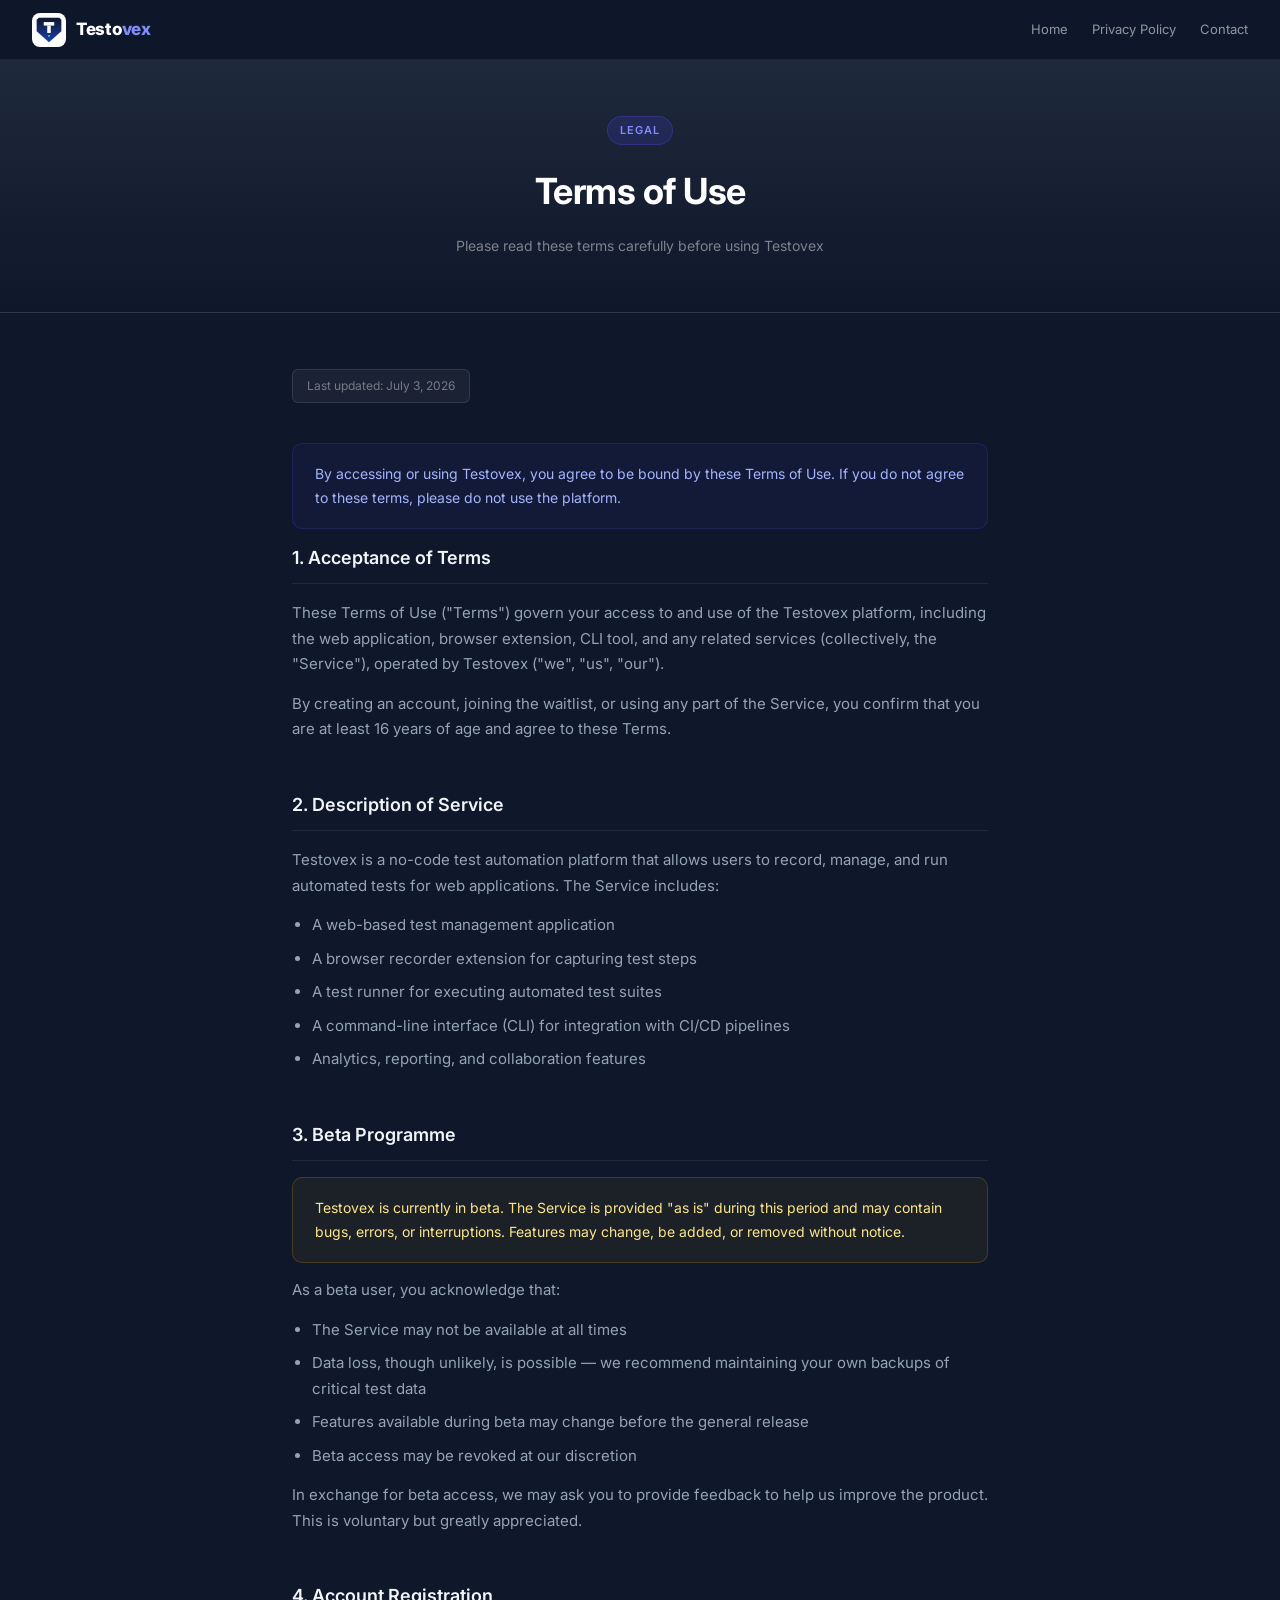
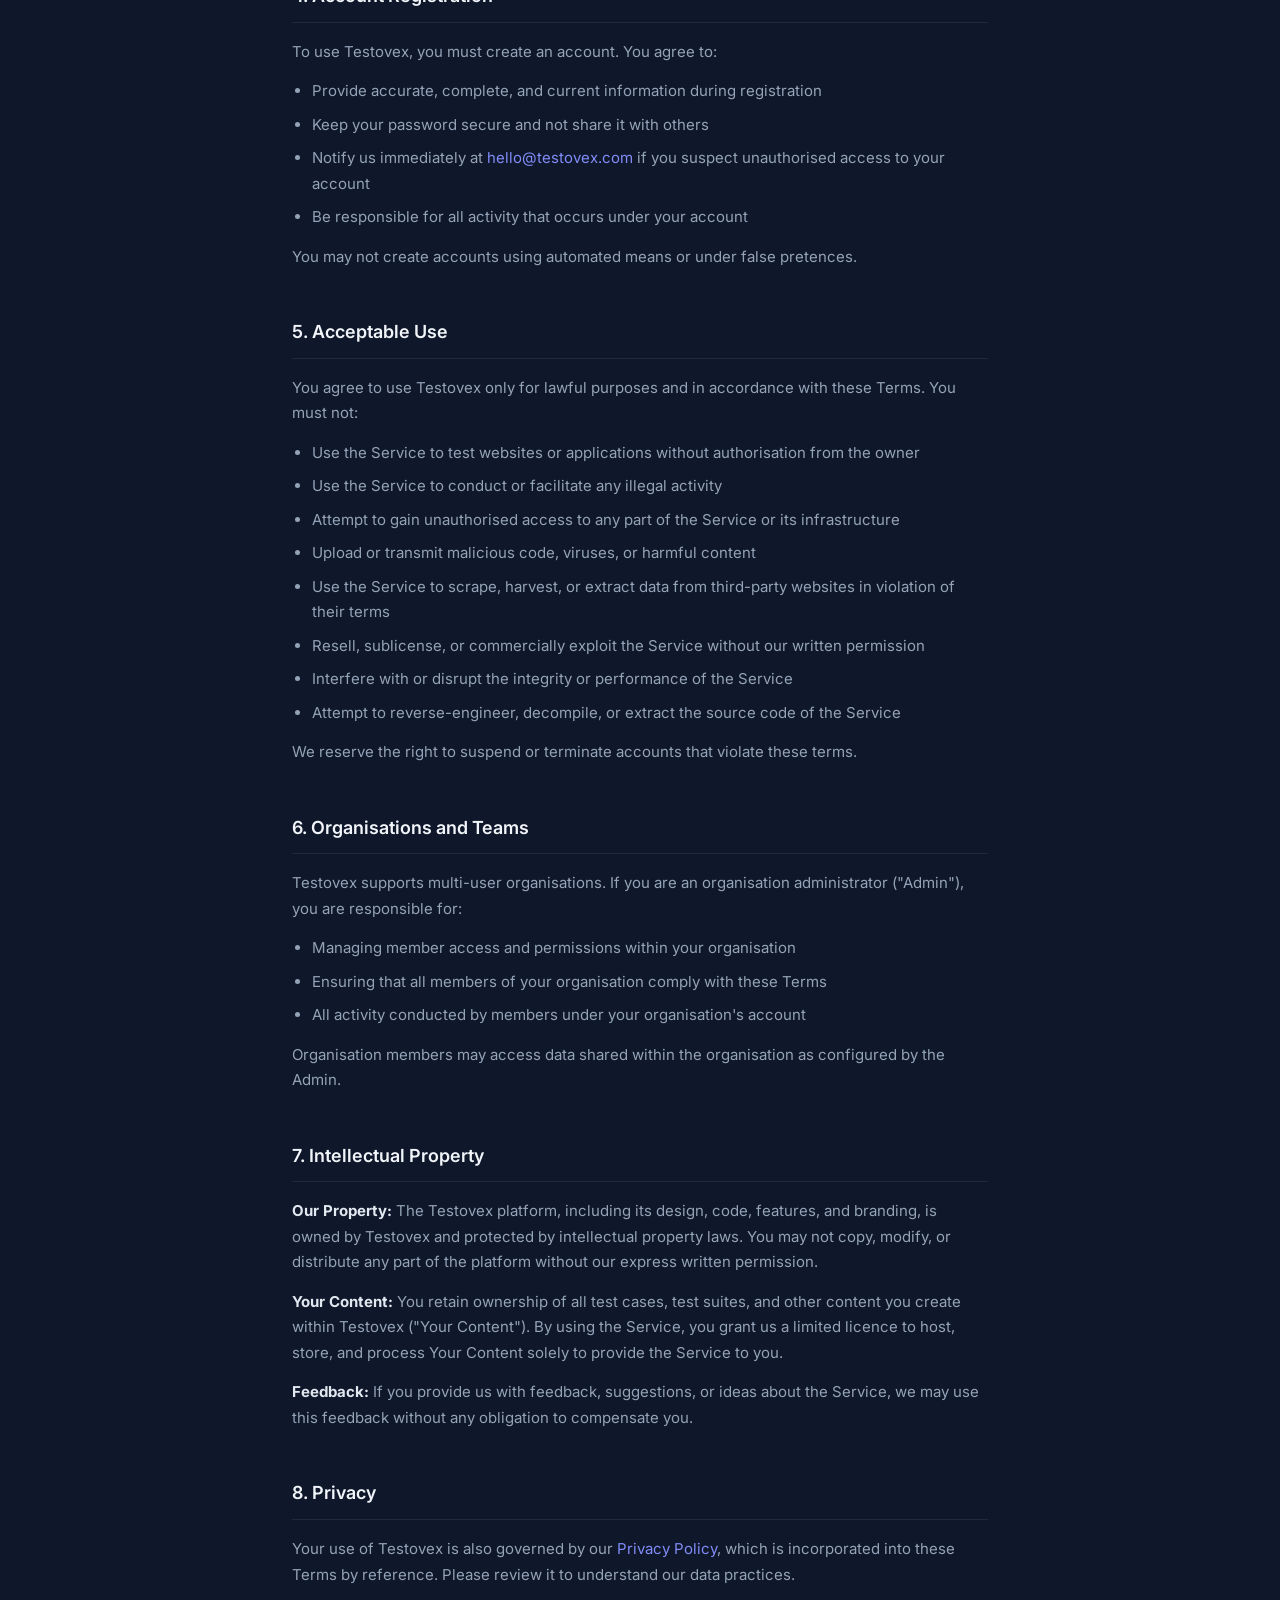
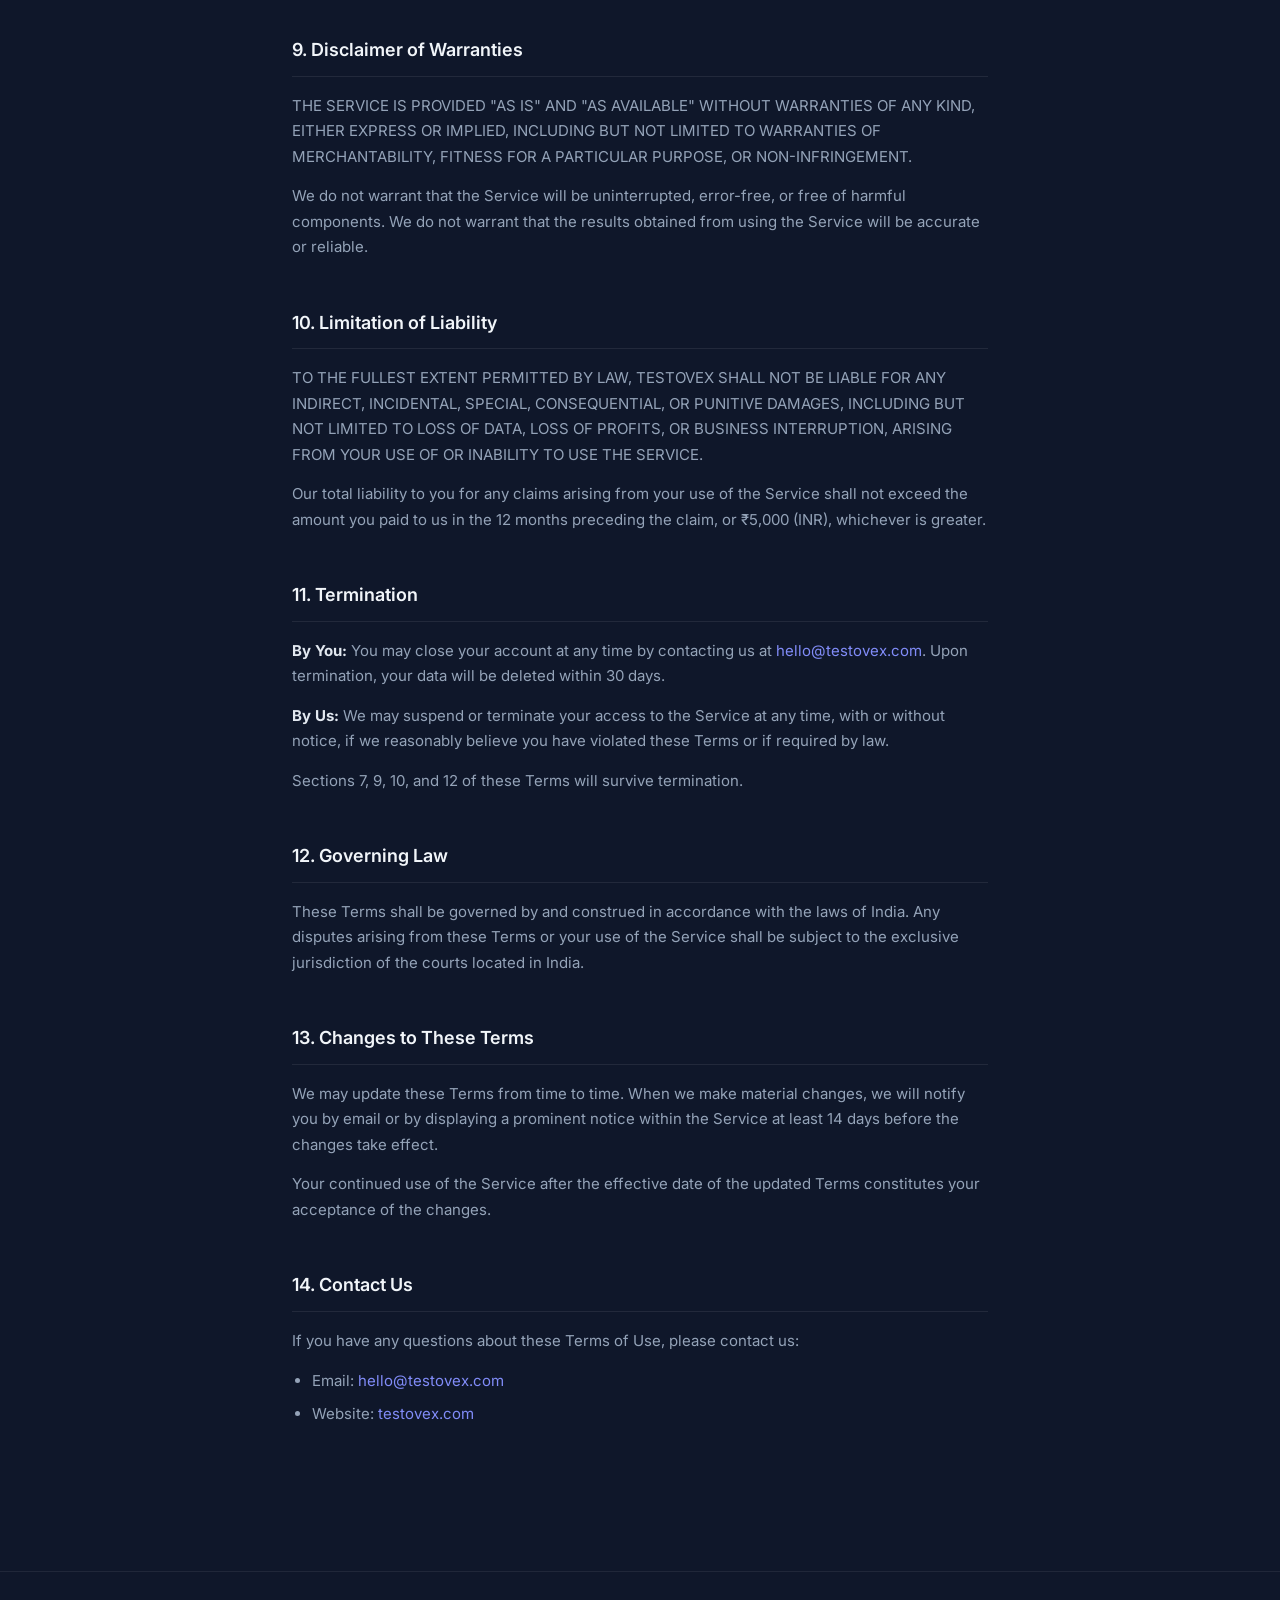
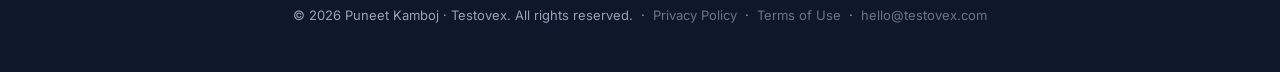
<file: terms-of-use.html>
<!DOCTYPE html>
<html lang="en">
<head>
  <meta charset="UTF-8" />
  <meta name="viewport" content="width=device-width, initial-scale=1.0" />
  <title>Terms of Use — Testovex</title>
  <link rel="icon" type="image/x-icon" href="favicon.ico" />
  <link rel="icon" type="image/png" sizes="32x32" href="favicon-32.png" />
  <link rel="icon" type="image/png" sizes="16x16" href="favicon-16.png" />
  <link rel="apple-touch-icon" sizes="180x180" href="apple-touch-icon.png" />
  <link rel="preconnect" href="https://fonts.googleapis.com" />
  <link href="https://fonts.googleapis.com/css2?family=Inter:wght@400;500;600;700&display=swap" rel="stylesheet" />
  <style>
    *, *::before, *::after { margin: 0; padding: 0; box-sizing: border-box; }

    html, body {
      font-family: 'Inter', -apple-system, BlinkMacSystemFont, sans-serif;
      background: #0F172A;
      color: #CBD5E1;
      line-height: 1.7;
      font-size: 15px;
    }

    /* ── Nav ── */
    nav {
      position: fixed; top: 0; left: 0; right: 0; z-index: 100;
      height: 60px;
      display: flex; align-items: center; justify-content: space-between;
      padding: 0 32px;
      background: rgba(15,23,42,0.92);
      backdrop-filter: blur(12px);
      border-bottom: 1px solid rgba(255,255,255,0.07);
    }
    .nav-logo {
      display: flex; align-items: center; gap: 10px;
      text-decoration: none;
    }
    .nav-logo-icon {
      width: 34px; height: 34px;
      background: white;
      border-radius: 8px;
      display: flex; align-items: center; justify-content: center;
      padding: 3px; flex-shrink: 0;
    }
    .nav-logo-text {
      font-size: 17px; font-weight: 800; color: #fff;
      letter-spacing: -0.3px;
    }
    .nav-logo-text span { color: #818CF8; }
    .nav-links { display: flex; gap: 24px; }
    .nav-links a {
      color: rgba(255,255,255,0.55); font-size: 13px;
      text-decoration: none; transition: color 0.2s;
    }
    .nav-links a:hover { color: #fff; }

    /* ── Page ── */
    body { padding-top: 60px; }

    .page-header {
      background: linear-gradient(180deg, #1E293B 0%, #0F172A 100%);
      border-bottom: 1px solid rgba(255,255,255,0.07);
      padding: 56px 32px 40px;
      text-align: center;
    }
    .page-header .badge {
      display: inline-block;
      background: rgba(79,70,229,0.18);
      color: #818CF8;
      font-size: 11px; font-weight: 600;
      letter-spacing: 0.08em; text-transform: uppercase;
      padding: 4px 12px; border-radius: 20px;
      border: 1px solid rgba(79,70,229,0.3);
      margin-bottom: 16px;
    }
    .page-header h1 {
      font-size: 36px; font-weight: 700;
      color: #fff; letter-spacing: -0.5px;
      margin-bottom: 12px;
    }
    .page-header p {
      color: rgba(255,255,255,0.45);
      font-size: 14px;
    }

    /* ── Content ── */
    .content {
      max-width: 760px;
      margin: 0 auto;
      padding: 56px 32px 96px;
    }

    .section { margin-bottom: 48px; }

    h2 {
      font-size: 18px; font-weight: 600;
      color: #F1F5F9;
      margin-bottom: 16px;
      padding-bottom: 10px;
      border-bottom: 1px solid rgba(255,255,255,0.08);
    }

    p { margin-bottom: 14px; color: #94A3B8; }

    ul {
      margin: 12px 0 14px 20px;
      color: #94A3B8;
    }
    ul li { margin-bottom: 8px; }

    a { color: #818CF8; text-decoration: none; }
    a:hover { text-decoration: underline; }

    .highlight-box {
      background: rgba(79,70,229,0.08);
      border: 1px solid rgba(79,70,229,0.2);
      border-radius: 10px;
      padding: 18px 22px;
      margin-bottom: 14px;
      color: #A5B4FC;
      font-size: 14px;
    }

    .warning-box {
      background: rgba(234,179,8,0.06);
      border: 1px solid rgba(234,179,8,0.2);
      border-radius: 10px;
      padding: 18px 22px;
      margin-bottom: 14px;
      color: #FDE68A;
      font-size: 14px;
    }

    .last-updated {
      display: inline-block;
      background: rgba(255,255,255,0.05);
      border: 1px solid rgba(255,255,255,0.1);
      border-radius: 6px;
      padding: 6px 14px;
      font-size: 12px;
      color: rgba(255,255,255,0.4);
      margin-bottom: 40px;
    }

    /* ── Footer ── */
    footer {
      border-top: 1px solid rgba(255,255,255,0.07);
      padding: 32px;
      text-align: center;
      color: rgba(255,255,255,0.3);
      font-size: 13px;
    }
    footer a { color: rgba(255,255,255,0.4); }
    footer a:hover { color: #fff; }
  </style>
</head>
<body>

<!-- Nav -->
<nav>
  <a href="https://testovex.com" class="nav-logo">
    <div class="nav-logo-icon">
      <svg width="28" height="28" viewBox="0 0 400 400" xmlns="http://www.w3.org/2000/svg">
        <defs>
          <linearGradient id="sg" x1="0" y1="0" x2="0" y2="1">
            <stop offset="0%" stop-color="#0F172A"/>
            <stop offset="100%" stop-color="#1A3FAA"/>
          </linearGradient>
        </defs>
        <polygon points="54,24 346,24 376,54 376,218 200,376 24,218 24,54" fill="url(#sg)"/>
        <polygon points="54,24 346,24 376,54 376,218 200,376 24,218 24,54" fill="none" stroke="#6384D4" stroke-width="4" stroke-opacity="0.6"/>
        <rect x="125" y="87" width="150" height="50" fill="white"/>
        <rect x="175" y="137" width="50" height="105" fill="white"/>
        <circle cx="200" cy="284" r="16" fill="#10B981"/>
        <polyline points="192,284 198,291 210,275" fill="none" stroke="white" stroke-width="3.5" stroke-linecap="round" stroke-linejoin="round"/>
      </svg>
    </div>
    <span class="nav-logo-text">Testo<span>vex</span></span>
  </a>
  <div class="nav-links">
    <a href="https://testovex.com">Home</a>
    <a href="privacy-policy.html">Privacy Policy</a>
    <a href="mailto:hello@testovex.com">Contact</a>
  </div>
</nav>

<!-- Header -->
<div class="page-header">
  <div class="badge">Legal</div>
  <h1>Terms of Use</h1>
  <p>Please read these terms carefully before using Testovex</p>
</div>

<!-- Content -->
<div class="content">

  <span class="last-updated">Last updated: July 3, 2026</span>

  <div class="highlight-box">
    By accessing or using Testovex, you agree to be bound by these Terms of Use. If you do not agree to these terms, please do not use the platform.
  </div>

  <div class="section">
    <h2>1. Acceptance of Terms</h2>
    <p>These Terms of Use ("Terms") govern your access to and use of the Testovex platform, including the web application, browser extension, CLI tool, and any related services (collectively, the "Service"), operated by Testovex ("we", "us", "our").</p>
    <p>By creating an account, joining the waitlist, or using any part of the Service, you confirm that you are at least 16 years of age and agree to these Terms.</p>
  </div>

  <div class="section">
    <h2>2. Description of Service</h2>
    <p>Testovex is a no-code test automation platform that allows users to record, manage, and run automated tests for web applications. The Service includes:</p>
    <ul>
      <li>A web-based test management application</li>
      <li>A browser recorder extension for capturing test steps</li>
      <li>A test runner for executing automated test suites</li>
      <li>A command-line interface (CLI) for integration with CI/CD pipelines</li>
      <li>Analytics, reporting, and collaboration features</li>
    </ul>
  </div>

  <div class="section">
    <h2>3. Beta Programme</h2>
    <div class="warning-box">
      Testovex is currently in beta. The Service is provided "as is" during this period and may contain bugs, errors, or interruptions. Features may change, be added, or removed without notice.
    </div>
    <p>As a beta user, you acknowledge that:</p>
    <ul>
      <li>The Service may not be available at all times</li>
      <li>Data loss, though unlikely, is possible — we recommend maintaining your own backups of critical test data</li>
      <li>Features available during beta may change before the general release</li>
      <li>Beta access may be revoked at our discretion</li>
    </ul>
    <p>In exchange for beta access, we may ask you to provide feedback to help us improve the product. This is voluntary but greatly appreciated.</p>
  </div>

  <div class="section">
    <h2>4. Account Registration</h2>
    <p>To use Testovex, you must create an account. You agree to:</p>
    <ul>
      <li>Provide accurate, complete, and current information during registration</li>
      <li>Keep your password secure and not share it with others</li>
      <li>Notify us immediately at <a href="mailto:hello@testovex.com">hello@testovex.com</a> if you suspect unauthorised access to your account</li>
      <li>Be responsible for all activity that occurs under your account</li>
    </ul>
    <p>You may not create accounts using automated means or under false pretences.</p>
  </div>

  <div class="section">
    <h2>5. Acceptable Use</h2>
    <p>You agree to use Testovex only for lawful purposes and in accordance with these Terms. You must not:</p>
    <ul>
      <li>Use the Service to test websites or applications without authorisation from the owner</li>
      <li>Use the Service to conduct or facilitate any illegal activity</li>
      <li>Attempt to gain unauthorised access to any part of the Service or its infrastructure</li>
      <li>Upload or transmit malicious code, viruses, or harmful content</li>
      <li>Use the Service to scrape, harvest, or extract data from third-party websites in violation of their terms</li>
      <li>Resell, sublicense, or commercially exploit the Service without our written permission</li>
      <li>Interfere with or disrupt the integrity or performance of the Service</li>
      <li>Attempt to reverse-engineer, decompile, or extract the source code of the Service</li>
    </ul>
    <p>We reserve the right to suspend or terminate accounts that violate these terms.</p>
  </div>

  <div class="section">
    <h2>6. Organisations and Teams</h2>
    <p>Testovex supports multi-user organisations. If you are an organisation administrator ("Admin"), you are responsible for:</p>
    <ul>
      <li>Managing member access and permissions within your organisation</li>
      <li>Ensuring that all members of your organisation comply with these Terms</li>
      <li>All activity conducted by members under your organisation's account</li>
    </ul>
    <p>Organisation members may access data shared within the organisation as configured by the Admin.</p>
  </div>

  <div class="section">
    <h2>7. Intellectual Property</h2>
    <p><strong style="color:#E2E8F0;">Our Property:</strong> The Testovex platform, including its design, code, features, and branding, is owned by Testovex and protected by intellectual property laws. You may not copy, modify, or distribute any part of the platform without our express written permission.</p>
    <p><strong style="color:#E2E8F0;">Your Content:</strong> You retain ownership of all test cases, test suites, and other content you create within Testovex ("Your Content"). By using the Service, you grant us a limited licence to host, store, and process Your Content solely to provide the Service to you.</p>
    <p><strong style="color:#E2E8F0;">Feedback:</strong> If you provide us with feedback, suggestions, or ideas about the Service, we may use this feedback without any obligation to compensate you.</p>
  </div>

  <div class="section">
    <h2>8. Privacy</h2>
    <p>Your use of Testovex is also governed by our <a href="privacy-policy.html">Privacy Policy</a>, which is incorporated into these Terms by reference. Please review it to understand our data practices.</p>
  </div>

  <div class="section">
    <h2>9. Disclaimer of Warranties</h2>
    <p>THE SERVICE IS PROVIDED "AS IS" AND "AS AVAILABLE" WITHOUT WARRANTIES OF ANY KIND, EITHER EXPRESS OR IMPLIED, INCLUDING BUT NOT LIMITED TO WARRANTIES OF MERCHANTABILITY, FITNESS FOR A PARTICULAR PURPOSE, OR NON-INFRINGEMENT.</p>
    <p>We do not warrant that the Service will be uninterrupted, error-free, or free of harmful components. We do not warrant that the results obtained from using the Service will be accurate or reliable.</p>
  </div>

  <div class="section">
    <h2>10. Limitation of Liability</h2>
    <p>TO THE FULLEST EXTENT PERMITTED BY LAW, TESTOVEX SHALL NOT BE LIABLE FOR ANY INDIRECT, INCIDENTAL, SPECIAL, CONSEQUENTIAL, OR PUNITIVE DAMAGES, INCLUDING BUT NOT LIMITED TO LOSS OF DATA, LOSS OF PROFITS, OR BUSINESS INTERRUPTION, ARISING FROM YOUR USE OF OR INABILITY TO USE THE SERVICE.</p>
    <p>Our total liability to you for any claims arising from your use of the Service shall not exceed the amount you paid to us in the 12 months preceding the claim, or ₹5,000 (INR), whichever is greater.</p>
  </div>

  <div class="section">
    <h2>11. Termination</h2>
    <p><strong style="color:#E2E8F0;">By You:</strong> You may close your account at any time by contacting us at <a href="mailto:hello@testovex.com">hello@testovex.com</a>. Upon termination, your data will be deleted within 30 days.</p>
    <p><strong style="color:#E2E8F0;">By Us:</strong> We may suspend or terminate your access to the Service at any time, with or without notice, if we reasonably believe you have violated these Terms or if required by law.</p>
    <p>Sections 7, 9, 10, and 12 of these Terms will survive termination.</p>
  </div>

  <div class="section">
    <h2>12. Governing Law</h2>
    <p>These Terms shall be governed by and construed in accordance with the laws of India. Any disputes arising from these Terms or your use of the Service shall be subject to the exclusive jurisdiction of the courts located in India.</p>
  </div>

  <div class="section">
    <h2>13. Changes to These Terms</h2>
    <p>We may update these Terms from time to time. When we make material changes, we will notify you by email or by displaying a prominent notice within the Service at least 14 days before the changes take effect.</p>
    <p>Your continued use of the Service after the effective date of the updated Terms constitutes your acceptance of the changes.</p>
  </div>

  <div class="section">
    <h2>14. Contact Us</h2>
    <p>If you have any questions about these Terms of Use, please contact us:</p>
    <ul>
      <li>Email: <a href="mailto:hello@testovex.com">hello@testovex.com</a></li>
      <li>Website: <a href="https://testovex.com">testovex.com</a></li>
    </ul>
  </div>

</div>

<!-- Footer -->
<footer>
  <p>&copy; 2026 Puneet Kamboj &middot; Testovex. All rights reserved. &nbsp;·&nbsp; <a href="privacy-policy.html">Privacy Policy</a> &nbsp;·&nbsp; <a href="terms-of-use.html">Terms of Use</a> &nbsp;·&nbsp; <a href="mailto:hello@testovex.com">hello@testovex.com</a></p>
</footer>

</body>
</html>
</file>
<file: assets/site.css>
/* base.css */
    *, *::before, *::after { margin: 0; padding: 0; box-sizing: border-box; }

    html, body {
      font-family: 'Inter', -apple-system, BlinkMacSystemFont, sans-serif;
      background: #0F172A;
      color: #fff;
      scroll-behavior: smooth;
      overflow-x: hidden; /* prevent horizontal scroll on any screen size */
    }

    /* ── Background ── */
    .bg {
      position: fixed;
      inset: 0;
      z-index: 0;
      pointer-events: none;
    }
    .bg::before {
      content: '';
      position: absolute;
      inset: 0;
      background:
        radial-gradient(ellipse 90% 55% at 50% -5%, #312E81 0%, transparent 65%),
        radial-gradient(ellipse 40% 40% at 85% 85%, #1E1B8C 0%, transparent 60%);
    }
    .bg::after {
      content: '';
      position: absolute;
      inset: 0;
      background-image: radial-gradient(circle, rgba(255,255,255,0.05) 1px, transparent 1px);
      background-size: 32px 32px;
    }

    /* ── Navbar ── */
    nav {
      position: fixed;
      top: 0;
      left: 0;
      right: 0;
      z-index: 100;
      height: 60px;
      display: flex;
      align-items: center;
      justify-content: space-between;
      padding: 0 48px;
      border-bottom: 1px solid rgba(255,255,255,0.07);
      background: rgba(15,23,42,0.85);
      backdrop-filter: blur(12px);
      -webkit-backdrop-filter: blur(12px);
    }

    /* Push page content below the fixed nav */
    body { padding-top: 60px; }
    .nav-logo {
      display: flex;
      align-items: center;
      gap: 10px;
      text-decoration: none;
    }
    .nav-logo-icon {
      width: 34px; height: 34px;
      background: white;
      border-radius: 8px;
      display: flex; align-items: center; justify-content: center;
      padding: 3px; flex-shrink: 0;
    }
    .nav-logo-name { font-size: 18px; font-weight: 800; color: white; letter-spacing: -0.3px; }
    .nav-logo-name span { color: #818CF8; }
    .nav-actions {
      display: flex; align-items: center; gap: 10px; flex-shrink: 0;
    }
    /* Same gradient/shadow language as the "Get Early Access" CTA button */
    .nav-btn {
      flex-shrink: 0; white-space: nowrap; text-decoration: none;
      padding: 7px 16px; border-radius: 8px;
      background: linear-gradient(135deg, #4F46E5 0%, #4338CA 100%);
      color: white; font-size: 12.5px; font-weight: 700;
      font-family: inherit; letter-spacing: 0.01em;
      box-shadow: 0 2px 8px rgba(67,56,202,0.45);
      transition: opacity 0.2s, transform 0.1s;
    }
    .nav-btn:hover { opacity: 0.88; transform: translateY(-1px); }
    

    /* ── Hero section ── */
    .hero {
      position: relative;
      z-index: 10;
      min-height: calc(100vh - 60px);
      display: flex;
      flex-direction: row;
      align-items: center;
      justify-content: center;
      gap: 56px;
      padding: 48px 48px;
    }

    /* ── Left column ── */
    .hero-left {
      flex: 0 0 430px;
      display: flex;
      flex-direction: column;
      align-items: flex-start;
    }

    /* Status badge */
    .status {
      display: inline-flex; align-items: center; gap: 7px;
      background: rgba(67,56,202,0.2);
      border: 1px solid rgba(99,102,241,0.35);
      border-radius: 999px;
      padding: 5px 16px;
      font-size: 12px; font-weight: 600; color: #C7D2FE;
      margin-bottom: 16px;
    }
    .status-dot {
      width: 6px; height: 6px;
      background: #10B981; border-radius: 50%;
      animation: blink 2s infinite;
    }
    @keyframes blink { 0%,100% { opacity:1; } 50% { opacity:0.4; } }

    /* Headline */
    h1 {
      font-size: clamp(28px, 3.2vw, 46px);
      font-weight: 900; line-height: 1.08;
      letter-spacing: -1.5px; text-align: left;
      margin-bottom: 12px;
    }
    h1 .muted  { color: rgba(255,255,255,0.38); }
    h1 .accent { color: #818CF8; }

    /* Social proof bar */
    .social-proof {
      display: flex; align-items: center; gap: 10px;
      margin-bottom: 16px;
    }
    .sp-avatars {
      display: flex;
    }
    .sp-avatar {
      width: 28px; height: 28px; border-radius: 50%;
      border: 2px solid #0F172A;
      margin-left: -8px; flex-shrink: 0;
      display: flex; align-items: center; justify-content: center;
      font-size: 10px; font-weight: 700; color: white;
    }
    .sp-avatar:first-child { margin-left: 0; }
    .sp-text { font-size: 13px; color: rgba(255,255,255,0.55); }
    .sp-text strong { color: #A5B4FC; font-weight: 600; }

    /* Subtitle */
    .sub {
      font-size: 14px; line-height: 1.65;
      color: rgba(255,255,255,0.5);
      margin-bottom: 22px;
    }
    .sub strong { color: rgba(255,255,255,0.8); font-weight: 600; }

    /* Beta perks row */
    .beta-perks {
      display: flex; flex-wrap: wrap; gap: 8px;
      margin-bottom: 20px;
    }
    .perk {
      display: flex; align-items: center; gap: 5px;
      font-size: 11.5px; font-weight: 600;
      color: #6EE7B7;
      background: rgba(16,185,129,0.08);
      border: 1px solid rgba(16,185,129,0.2);
      border-radius: 999px;
      padding: 4px 12px;
    }
    .perk svg { flex-shrink: 0; }

    /* Email form */
    .form-wrap { width: 100%; margin-bottom: 8px; }
    .form-label {
      font-size: 11px; font-weight: 700;
      letter-spacing: 1.2px; text-transform: uppercase;
      color: #818CF8; margin-bottom: 10px;
    }
    .form {
      display: flex; align-items: center; gap: 8px;
      background: rgba(255,255,255,0.07);
      border: 1.5px solid rgba(99,102,241,0.45);
      border-radius: 14px;
      padding: 6px 6px 6px 18px;
      transition: border-color 0.2s, box-shadow 0.2s;
      box-shadow: 0 0 0 3px rgba(99,102,241,0.08), inset 0 1px 0 rgba(255,255,255,0.06);
    }
    .form:focus-within {
      border-color: #6366F1;
      box-shadow: 0 0 0 4px rgba(99,102,241,0.18), inset 0 1px 0 rgba(255,255,255,0.08);
    }
    .form-icon { color: rgba(129,140,248,0.7); flex-shrink: 0; display: flex; }
    .form input {
      flex: 1; background: transparent; border: none; outline: none;
      color: white; font-size: 14px; font-family: inherit; min-width: 0;
    }
    .form input::placeholder { color: rgba(255,255,255,0.28); }
    .form button {
      flex-shrink: 0; padding: 10px 20px; border-radius: 10px; border: none;
      background: linear-gradient(135deg, #4F46E5 0%, #4338CA 100%);
      color: white; font-size: 13px; font-weight: 700; cursor: pointer;
      font-family: inherit; transition: opacity 0.2s, transform 0.1s;
      white-space: nowrap;
      box-shadow: 0 2px 8px rgba(67,56,202,0.45);
    }
    .form button:hover { opacity: 0.88; transform: translateY(-1px); }
    .form-note { font-size: 11px; color: rgba(255,255,255,0.22); margin-top: 8px; }

    /* Urgency line */
    .urgency {
      display: flex; align-items: center; gap: 6px;
      font-size: 12px; color: rgba(255,165,0,0.75);
      margin-top: 12px;
    }
    .urgency svg { flex-shrink: 0; }

    /* Spot counter */
    .spot-counter {
      width: 100%;
      background: rgba(255,165,0,0.06);
      border: 1px solid rgba(255,165,0,0.2);
      border-radius: 12px;
      padding: 12px 16px;
      margin-top: 12px;
    }
    .spot-counter-top {
      display: flex; align-items: center; justify-content: space-between;
      margin-bottom: 8px;
    }
    .spot-counter-label {
      font-size: 12px; font-weight: 600; color: rgba(255,165,0,0.85);
      display: flex; align-items: center; gap: 6px;
    }
    .spot-counter-nums {
      font-size: 11px; color: rgba(255,255,255,0.4);
    }
    .spot-counter-nums strong { color: rgba(255,255,255,0.75); font-weight: 700; }
    .spot-bar-bg {
      width: 100%; height: 6px; border-radius: 3px;
      background: rgba(255,255,255,0.08);
      overflow: hidden;
    }
    .spot-bar-fill {
      height: 100%; border-radius: 3px;
      background: linear-gradient(90deg, #F59E0B, #EF4444);
      transition: width 0.5s ease;
    }
    .spot-counter-bottom {
      display: flex; align-items: center; justify-content: space-between;
      margin-top: 6px;
    }
    .spot-joined {
      font-size: 11px; color: rgba(255,255,255,0.35);
    }
    .spot-joined strong { color: #6EE7B7; font-weight: 700; }
    .spot-remaining {
      font-size: 11px; font-weight: 700; color: rgba(255,165,0,0.8);
    }

    /* Success / duplicate messages */
    .success-msg {
      display: none; align-items: center; gap: 8px;
      background: rgba(16,185,129,0.1);
      border: 1px solid rgba(16,185,129,0.28);
      border-radius: 10px; padding: 12px 18px;
      font-size: 13px; font-weight: 600; color: #6EE7B7;
      width: 100%; margin-bottom: 8px;
    }

    /* ── Divider ── */
    .col-divider {
      width: 1px; align-self: stretch;
      background: rgba(255,255,255,0.07); flex-shrink: 0;
    }

    /* ── Right column: feature grid ── */
    .hero-right { flex: 1; min-width: 0; }
    .features-label {
      font-size: 10.5px; font-weight: 700;
      letter-spacing: 1.8px; text-transform: uppercase;
      color: rgba(255,255,255,0.25); margin-bottom: 10px;
    }
    .feature-grid {
      display: grid;
      grid-template-columns: repeat(4, 1fr);
      gap: 7px;
    }
    .feat {
      display: flex; flex-direction: row; align-items: flex-start;
      gap: 9px;
      background: rgba(255,255,255,0.04);
      border: 1px solid rgba(255,255,255,0.08);
      border-radius: 9px; padding: 10px 12px;
      text-align: left;
      transition: background 0.2s, border-color 0.2s, transform 0.15s;
      cursor: default;
    }
    .feat:hover {
      background: rgba(99,102,241,0.1);
      border-color: rgba(99,102,241,0.3);
      transform: translateY(-2px);
    }
    .feat-icon { font-size: 16px; line-height: 1; flex-shrink: 0; margin-top: 1px; }
    .feat-content { display: flex; flex-direction: column; gap: 3px; min-width: 0; }
    .feat-label { font-size: 11.5px; font-weight: 700; color: rgba(255,255,255,0.75); line-height: 1.2; }
    .feat-desc  { font-size: 10.5px; color: rgba(255,255,255,0.38); line-height: 1.3; }
    .feat:hover .feat-label { color: rgba(255,255,255,0.95); }
    .feat:hover .feat-desc  { color: rgba(255,255,255,0.6); }

    /* ── How it works ── */
    .hiw-section {
      position: relative; z-index: 10;
      padding: 72px 48px 80px;
      border-top: 1px solid rgba(255,255,255,0.07);
    }
    .hiw-steps {
      display: grid;
      grid-template-columns: repeat(3, 1fr);
      gap: 0;
      margin-top: 48px;
      position: relative;
    }
    .hiw-steps::before {
      content: '';
      position: absolute;
      top: 28px; left: calc(16.67% + 14px); right: calc(16.67% + 14px);
      height: 1px;
      background: linear-gradient(90deg, rgba(99,102,241,0.5) 0%, rgba(99,102,241,0.15) 50%, rgba(99,102,241,0.5) 100%);
    }
    .hiw-step {
      display: flex; flex-direction: column; align-items: center;
      text-align: center; padding: 0 24px;
    }
    .hiw-num {
      width: 56px; height: 56px; border-radius: 50%;
      background: linear-gradient(135deg, #4F46E5 0%, #4338CA 100%);
      display: flex; align-items: center; justify-content: center;
      font-size: 20px; font-weight: 900; color: white;
      box-shadow: 0 0 0 6px rgba(99,102,241,0.15);
      margin-bottom: 20px; position: relative; z-index: 1;
      flex-shrink: 0;
    }
    .hiw-icon-wrap {
      width: 56px; height: 56px; border-radius: 50%;
      background: rgba(99,102,241,0.12);
      border: 1px solid rgba(99,102,241,0.25);
      display: flex; align-items: center; justify-content: center;
      font-size: 22px;
      margin-bottom: 20px; position: relative; z-index: 1;
      flex-shrink: 0;
    }
    .hiw-step-title {
      font-size: 16px; font-weight: 800; color: white;
      margin-bottom: 8px; letter-spacing: -0.3px;
    }
    .hiw-step-desc {
      font-size: 13.5px; color: rgba(255,255,255,0.45); line-height: 1.6;
    }
    .hiw-step-tag {
      display: inline-block;
      font-size: 10px; font-weight: 700; letter-spacing: 0.8px; text-transform: uppercase;
      color: #818CF8;
      background: rgba(99,102,241,0.1);
      border: 1px solid rgba(99,102,241,0.2);
      border-radius: 4px; padding: 2px 8px;
      margin-bottom: 10px;
    }
    .hiw-callout {
      margin-top: 48px;
      background: rgba(99,102,241,0.07);
      border: 1px solid rgba(99,102,241,0.18);
      border-radius: 16px;
      padding: 24px 32px;
      display: flex; align-items: center; gap: 20px;
    }
    .hiw-callout-icon {
      font-size: 28px; flex-shrink: 0;
    }
    .hiw-callout-text { flex: 1; }
    .hiw-callout-title { font-size: 14px; font-weight: 700; color: white; margin-bottom: 4px; }
    .hiw-callout-desc  { font-size: 13px; color: rgba(255,255,255,0.45); line-height: 1.5; }

    /* ── Illustrated mockups ── */
    .mock-ui {
      width: 100%; height: 220px;
      background: #0A1628;
      position: relative; overflow: hidden;
      display: flex; flex-direction: column;
    }
    .mock-sidebar {
      position: absolute; left: 0; top: 0; bottom: 0;
      width: 120px;
      background: rgba(255,255,255,0.03);
      border-right: 1px solid rgba(255,255,255,0.06);
      display: flex; flex-direction: column;
      gap: 4px; padding: 12px 8px;
    }
    .mock-nav-item {
      height: 22px; border-radius: 5px;
      background: rgba(255,255,255,0.05);
    }
    .mock-nav-item.active {
      background: rgba(99,102,241,0.18);
      border: 1px solid rgba(99,102,241,0.25);
    }
    .mock-main {
      position: absolute; left: 120px; top: 0; right: 0; bottom: 0;
      padding: 12px;
      display: flex; flex-direction: column; gap: 6px;
    }
    .mock-step-row {
      display: flex; align-items: center; gap: 8px;
      background: rgba(255,255,255,0.04);
      border: 1px solid rgba(255,255,255,0.06);
      border-radius: 6px; padding: 6px 10px;
      animation: slideIn 0.4s ease both;
    }
    .mock-step-row.new-row {
      background: rgba(99,102,241,0.1);
      border-color: rgba(99,102,241,0.25);
    }
    @keyframes slideIn { from { opacity:0; transform:translateX(-8px); } to { opacity:1; transform:none; } }
    .mock-step-num {
      width: 16px; height: 16px; border-radius: 50%;
      background: linear-gradient(135deg,#4F46E5,#4338CA);
      font-size: 8px; font-weight: 900; color: white;
      display: flex; align-items: center; justify-content: center;
      flex-shrink: 0;
    }
    .mock-step-label {
      flex: 1; height: 8px; border-radius: 3px;
      background: rgba(255,255,255,0.12);
    }
    .mock-step-badge {
      font-size: 8px; font-weight: 700; padding: 2px 6px; border-radius: 3px;
      background: rgba(16,185,129,0.15); color: #6EE7B7;
      border: 1px solid rgba(16,185,129,0.2);
    }
    /* Run result mockup */
    .mock-result-grid {
      display: grid; grid-template-columns: 1fr 1fr; gap: 6px;
    }
    .mock-stat {
      background: rgba(255,255,255,0.04);
      border: 1px solid rgba(255,255,255,0.07);
      border-radius: 7px; padding: 8px 10px;
    }
    .mock-stat.pass { border-color: rgba(16,185,129,0.25); background: rgba(16,185,129,0.07); }
    .mock-stat.fail { border-color: rgba(239,68,68,0.25); background: rgba(239,68,68,0.07); }
    .mock-stat-num { font-size: 18px; font-weight: 900; color: white; }
    .mock-stat-num.g { color: #6EE7B7; }
    .mock-stat-num.r { color: #FCA5A5; }
    .mock-stat-lbl { font-size: 9px; color: rgba(255,255,255,0.35); margin-top: 1px; }
    .mock-video-bar {
      display: flex; align-items: center; gap: 8px;
      background: rgba(99,102,241,0.08);
      border: 1px solid rgba(99,102,241,0.18);
      border-radius: 6px; padding: 7px 10px;
    }
    .mock-play-btn {
      width: 20px; height: 20px; border-radius: 50%;
      background: linear-gradient(135deg,#4F46E5,#4338CA);
      display: flex; align-items: center; justify-content: center;
      flex-shrink: 0;
    }
    .mock-timeline { flex: 1; height: 4px; border-radius: 2px; background: rgba(255,255,255,0.08); overflow: hidden; }
    .mock-timeline-fill { height: 100%; width: 38%; background: #6366F1; border-radius: 2px; }
    /* Analytics mockup */
    .mock-chart-bars {
      display: flex; align-items: flex-end; gap: 4px;
      height: 80px; padding: 0 4px;
    }
    .mock-bar {
      flex: 1; border-radius: 3px 3px 0 0;
      background: linear-gradient(180deg, #6366F1 0%, #4338CA 100%);
      opacity: 0.7;
      animation: growBar 0.6s ease both;
    }
    .mock-bar.hi { opacity: 1; }
    .mock-bar.lo { opacity: 0.35; }
    @keyframes growBar { from { transform: scaleY(0); transform-origin: bottom; } to { transform: scaleY(1); } }

    /* scroll hint */
    .scroll-hint {
      position: absolute;
      bottom: 24px; left: 50%;
      transform: translateX(-50%);
      display: flex; flex-direction: column; align-items: center; gap: 6px;
      font-size: 11px; color: rgba(255,255,255,0.22);
      animation: bobble 2.5s ease-in-out infinite;
      cursor: pointer; text-decoration: none;
    }
    @keyframes bobble { 0%,100% { transform: translateX(-50%) translateY(0); } 50% { transform: translateX(-50%) translateY(5px); } }

    /* ── Screenshots section ── */
    .screenshots-section {
      position: relative; z-index: 10;
      padding: 72px 48px 80px;
      border-top: 1px solid rgba(255,255,255,0.07);
    }
    .section-eyebrow {
      font-size: 11px; font-weight: 700;
      letter-spacing: 2px; text-transform: uppercase;
      color: #818CF8; margin-bottom: 10px;
    }
    .section-title {
      font-size: clamp(24px, 2.5vw, 36px);
      font-weight: 800; letter-spacing: -0.8px;
      color: white; margin-bottom: 8px;
    }
    .section-sub {
      font-size: 15px; color: rgba(255,255,255,0.45);
      margin-bottom: 48px; max-width: 520px;
    }

    .screenshots-grid {
      display: grid;
      grid-template-columns: repeat(3, 1fr);
      gap: 24px;
    }

    .ss-card {
      display: flex; flex-direction: column;
      background: rgba(255,255,255,0.03);
      border: 1px solid rgba(255,255,255,0.09);
      border-radius: 16px;
      overflow: hidden;
      transition: border-color 0.25s, transform 0.2s, box-shadow 0.25s;
    }
    .ss-card:hover {
      border-color: rgba(99,102,241,0.4);
      transform: translateY(-4px);
      box-shadow: 0 20px 60px rgba(67,56,202,0.18);
    }

    /* Browser chrome bar */
    .ss-chrome {
      display: flex; align-items: center; gap: 6px;
      background: rgba(255,255,255,0.05);
      border-bottom: 1px solid rgba(255,255,255,0.06);
      padding: 8px 12px;
      flex-shrink: 0;
    }
    .ss-dot {
      width: 8px; height: 8px; border-radius: 50%;
    }
    .ss-dot-r { background: rgba(255,95,86,0.5); }
    .ss-dot-y { background: rgba(255,189,46,0.5); }
    .ss-dot-g { background: rgba(39,201,63,0.5); }
    .ss-url {
      flex: 1; background: rgba(255,255,255,0.06); border-radius: 4px;
      padding: 3px 8px; font-size: 9px; color: rgba(255,255,255,0.25);
      margin-left: 4px;
    }

    /* Screenshot image area */
    .ss-img {
      flex: 1;
      position: relative;
      background: rgba(15,23,42,0.6);
      display: flex; align-items: stretch; justify-content: center;
      overflow: hidden;
      min-height: 200px;
    }
    .ss-img img {
      width: 100%; height: 100%;
      object-fit: cover; object-position: top left;
      display: block;
    }
    .mock-ui { min-height: 200px; display: flex; }
    /* Placeholder — hidden; replaced by .mock-ui */
    .ss-placeholder { display: none; }

    .ss-body { padding: 18px 20px 20px; }
    .ss-tag {
      display: inline-block;
      font-size: 10px; font-weight: 700; letter-spacing: 0.8px; text-transform: uppercase;
      color: #818CF8;
      background: rgba(99,102,241,0.1);
      border: 1px solid rgba(99,102,241,0.2);
      border-radius: 4px; padding: 2px 8px;
      margin-bottom: 8px;
    }
    .ss-title { font-size: 15px; font-weight: 700; color: white; margin-bottom: 6px; }
    .ss-desc  { font-size: 13px; color: rgba(255,255,255,0.45); line-height: 1.5; }

    /* ── Bottom CTA section ── */
    .cta-section {
      position: relative; z-index: 10;
      padding: 64px 48px 80px;
      border-top: 1px solid rgba(255,255,255,0.07);
      display: flex; flex-direction: column; align-items: center;
      text-align: center;
    }
    .cta-title {
      font-size: clamp(24px, 2.8vw, 38px);
      font-weight: 800; letter-spacing: -0.8px; color: white;
      margin-bottom: 10px;
    }
    .cta-sub { font-size: 15px; color: rgba(255,255,255,0.45); margin-bottom: 32px; }
    .cta-form {
      display: flex; gap: 10px; width: 100%; max-width: 460px;
      background: rgba(255,255,255,0.07);
      border: 1.5px solid rgba(99,102,241,0.45);
      border-radius: 14px;
      padding: 6px 6px 6px 18px;
      transition: border-color 0.2s, box-shadow 0.2s;
      box-shadow: 0 0 0 3px rgba(99,102,241,0.08);
    }
    .cta-form:focus-within {
      border-color: #6366F1;
      box-shadow: 0 0 0 4px rgba(99,102,241,0.18);
    }
    .cta-form input {
      flex: 1; background: transparent; border: none; outline: none;
      color: white; font-size: 14px; font-family: inherit; min-width: 0;
    }
    .cta-form input::placeholder { color: rgba(255,255,255,0.28); }
    .cta-form button {
      flex-shrink: 0; padding: 10px 22px; border-radius: 10px; border: none;
      background: linear-gradient(135deg, #4F46E5 0%, #4338CA 100%);
      color: white; font-size: 13px; font-weight: 700; cursor: pointer;
      font-family: inherit; transition: opacity 0.2s, transform 0.1s;
      box-shadow: 0 2px 8px rgba(67,56,202,0.45);
    }
    .cta-form button:hover { opacity: 0.88; transform: translateY(-1px); }
    .cta-note { font-size: 12px; color: rgba(255,255,255,0.2); margin-top: 12px; }
    .cta-success {
      display: none; align-items: center; gap: 8px;
      background: rgba(16,185,129,0.1); border: 1px solid rgba(16,185,129,0.28);
      border-radius: 10px; padding: 12px 20px;
      font-size: 14px; font-weight: 600; color: #6EE7B7;
    }

    /* ── Footer ── */
    footer {
      position: relative; z-index: 10;
      display: flex; align-items: center; justify-content: space-between;
      padding: 0 48px; height: 56px;
      border-top: 1px solid rgba(255,255,255,0.07);
    }
    .footer-copy {
      font-size: 12px; color: rgba(255,255,255,0.25);
      display: flex; align-items: center; gap: 16px;
    }
    .footer-email {
      font-size: 12px; color: rgba(255,255,255,0.35);
      text-decoration: none; transition: color 0.2s;
    }
    .footer-email:hover { color: rgba(255,255,255,0.7); }
    .socials { display: flex; align-items: center; gap: 2px; }
    .socials a {
      display: flex; align-items: center; gap: 5px;
      color: rgba(255,255,255,0.38); text-decoration: none;
      font-size: 12px; font-weight: 500;
      padding: 5px 10px; border-radius: 6px;
      transition: color 0.2s, background 0.2s;
    }
    .socials a:hover { color: white; background: rgba(255,255,255,0.07); }
    .socials a svg { width: 13px; height: 13px; flex-shrink: 0; }

    /* ── Mobile ── */
    /* ── Tablet (≤860px) ── */
    @media (max-width: 860px) {
      nav { padding: 0 24px; }
      .scroll-hint { display: none; }

      .hero {
        flex-direction: column; align-items: center;
        padding: 32px 24px; gap: 32px; min-height: auto;
      }
      .hero-left { flex: none; width: 100%; max-width: 540px; align-items: center; }
      h1 { text-align: center; font-size: clamp(28px, 6vw, 42px); }
      .sub { text-align: center; }
      .social-proof { justify-content: center; }
      .beta-perks { justify-content: center; }
      .col-divider { display: none; }
      .hero-right { width: 100%; }
      .feature-grid { grid-template-columns: repeat(3, 1fr); }

      .hiw-section { padding: 48px 24px; }
      .hiw-steps { grid-template-columns: 1fr; gap: 32px; }
      .hiw-steps::before { display: none; }
      .hiw-callout { flex-direction: column; text-align: center; }

      .screenshots-section { padding: 48px 24px 56px; }
      .screenshots-grid { grid-template-columns: 1fr; }

      .cta-section { padding: 48px 24px 64px; }

      footer {
        flex-direction: column; height: auto;
        padding: 20px 24px; gap: 14px;
      }
      .socials { flex-wrap: wrap; justify-content: center; }
    }

    /* ── Large phone (≤600px) ── */
    @media (max-width: 600px) {
      .feature-grid { grid-template-columns: repeat(2, 1fr); }

      /* Stack form: input full-width on top, button below */
      .form {
        flex-direction: column; align-items: stretch;
        padding: 10px 14px; gap: 10px;
      }
      .form-icon { display: none; }
      .form input { font-size: 15px; }
      .form button {
        padding: 12px 16px; border-radius: 10px; font-size: 14px;
        width: 100%; text-align: center;
      }

      .cta-form {
        flex-direction: column; align-items: stretch;
        padding: 10px 14px; gap: 10px;
      }
      .cta-form input { font-size: 15px; }
      .cta-form button {
        padding: 12px 16px; border-radius: 10px; font-size: 14px;
        width: 100%; text-align: center;
      }

      .hiw-step { padding: 0 8px; }
      .section-title { font-size: clamp(20px, 5.5vw, 28px); }
    }

    /* ── Small phone (≤420px) ── */
    @media (max-width: 420px) {
      nav { padding: 0 16px; }

      .hero { padding: 24px 16px; gap: 24px; }
      .hero-left { max-width: 100%; }
      h1 { font-size: clamp(26px, 7vw, 36px); letter-spacing: -1px; }
      .beta-perks { gap: 6px; }
      .perk { font-size: 11px; padding: 4px 10px; }

      .hiw-section { padding: 36px 16px; }
      .hiw-callout { padding: 18px 20px; }

      .screenshots-section { padding: 36px 16px 48px; }
      .section-sub { font-size: 14px; }

      .cta-section { padding: 36px 16px 56px; }
      .cta-title { font-size: clamp(20px, 6vw, 28px); }

      /* Simplify mock-ui on very small screens — hide sidebar to give content room */
      .mock-sidebar { display: none; }
      .mock-main { left: 0; padding: 10px; }

      footer { padding: 16px; }
      .footer-copy { flex-direction: column; gap: 6px; align-items: center; text-align: center; }
    }

    /* ── Nav feature links ── */
    .lp-nav-links {
      display: flex; align-items: center;
      flex: 1; justify-content: center; gap: 4px;
    }
    .lp-nav-links a {
      font-size: 13px; font-weight: 500;
      color: rgba(255,255,255,0.55);
      text-decoration: none; padding: 6px 14px;
      border-radius: 6px; white-space: nowrap;
      transition: color .15s, background .15s;
      letter-spacing: 0.01em;
    }
    .lp-nav-links a:hover {
      color: rgba(255,255,255,0.88);
      background: rgba(255,255,255,0.06);
    }
    @media (max-width: 960px) { .lp-nav-links { display: none; } }

    /* ── Nav v2: grouped menu, mobile menu, active state ── */
    html { scroll-padding-top: 76px; }
    section[id], div[id="beta"] { scroll-margin-top: 76px; }
    nav { transition: background .2s, box-shadow .2s, border-color .2s; }
    nav.scrolled { background: rgba(15,23,42,0.96); border-bottom-color: rgba(255,255,255,0.12); box-shadow: 0 6px 24px rgba(2,6,23,0.35); }
    .lp-nav-links { gap: 2px; }
    .lp-nav-links > a, .lp-dd-btn {
      font-size: 13.5px; font-weight: 500; font-family: inherit;
      color: rgba(255,255,255,0.62); text-decoration: none;
      padding: 8px 13px; border-radius: 8px; white-space: nowrap;
      background: none; border: 0; cursor: pointer;
      display: inline-flex; align-items: center; gap: 6px;
      transition: color .15s, background .15s;
    }
    .lp-nav-links > a:hover, .lp-dd-btn:hover, .lp-dd:focus-within > .lp-dd-btn, .lp-dd:hover > .lp-dd-btn {
      color: #fff; background: rgba(255,255,255,0.07);
    }
    .lp-nav-links > a.active, .lp-dd-btn.active { color: #fff; background: rgba(129,140,248,0.16); }
    .lp-dd { position: relative; }
    .lp-dd-btn svg { opacity: .7; transition: transform .15s; }
    .lp-dd:hover .lp-dd-btn svg, .lp-dd:focus-within .lp-dd-btn svg { transform: rotate(180deg); }
    .lp-dd-menu {
      position: absolute; top: 100%; left: 50%; transform: translateX(-50%);
      min-width: 270px; padding: 8px; margin-top: 8px;
      background: rgba(15,23,42,0.99); border: 1px solid rgba(255,255,255,0.1);
      border-radius: 12px; box-shadow: 0 18px 40px rgba(2,6,23,0.55);
      display: none; flex-direction: column; gap: 2px;
    }
    .lp-dd-menu::before { content: ""; position: absolute; left: 0; right: 0; top: -10px; height: 10px; }
    .lp-dd:hover .lp-dd-menu, .lp-dd:focus-within .lp-dd-menu { display: flex; }
    .lp-dd.closed .lp-dd-menu { display: none !important; }
    .lp-dd-menu a {
      display: flex; flex-direction: column; gap: 1px; padding: 9px 12px;
      border-radius: 8px; text-decoration: none; transition: background .15s;
    }
    .lp-dd-menu a:hover, .lp-dd-menu a:focus-visible { background: rgba(129,140,248,0.14); }
    .lp-dd-menu b { font-size: 13px; font-weight: 600; color: #fff; }
    .lp-dd-menu span { font-size: 11.5px; color: rgba(255,255,255,0.5); }
    .nav-login { font-size: 13px; font-weight: 600; color: rgba(255,255,255,0.75); text-decoration: none; padding: 8px 10px; border-radius: 8px; transition: color .15s, background .15s; }
    .nav-login:hover { color: #fff; background: rgba(255,255,255,0.07); }
    .nav-actions .nav-contact {
      background: transparent; box-shadow: none;
      border: 1px solid rgba(255,255,255,0.22); color: rgba(255,255,255,0.88);
    }
    .nav-actions .nav-contact:hover { background: rgba(255,255,255,0.08); opacity: 1; }
    .nav-actions .nav-cta { padding: 8px 18px; font-size: 13px; box-shadow: 0 4px 14px rgba(79,70,229,0.55); }
    .nav-burger {
      display: none; width: 40px; height: 40px; border-radius: 10px; cursor: pointer;
      background: rgba(255,255,255,0.06); border: 1px solid rgba(255,255,255,0.14);
      flex-direction: column; align-items: center; justify-content: center; gap: 4px; padding: 0;
    }
    .nav-burger span { display: block; width: 18px; height: 2px; background: #fff; border-radius: 2px; transition: transform .2s, opacity .2s; }
    .nav-burger[aria-expanded="true"] span:nth-child(1) { transform: translateY(6px) rotate(45deg); }
    .nav-burger[aria-expanded="true"] span:nth-child(2) { opacity: 0; }
    .nav-burger[aria-expanded="true"] span:nth-child(3) { transform: translateY(-6px) rotate(-45deg); }
    .lp-mobile {
      position: fixed; top: 60px; left: 0; right: 0; max-height: calc(100vh - 60px);
      overflow-y: auto; padding: 8px 16px 24px;
      background: #0F172A; border-bottom: 1px solid rgba(255,255,255,0.1);
      box-shadow: 0 24px 40px rgba(2,6,23,0.55);
    }
    .lp-mobile[hidden] { display: none; }
    .lp-m-group { font-size: 11px; font-weight: 700; letter-spacing: .08em; text-transform: uppercase; color: rgba(255,255,255,0.4); padding: 14px 8px 6px; }
    .lp-mobile a:not(.nav-btn) { display: block; padding: 11px 8px; font-size: 15px; color: rgba(255,255,255,0.88); text-decoration: none; border-radius: 8px; }
    .lp-mobile a:not(.nav-btn):active, .lp-mobile a:not(.nav-btn):hover { background: rgba(255,255,255,0.07); }
    .lp-m-actions { display: flex; flex-direction: column; gap: 6px; margin-top: 14px; padding-top: 14px; border-top: 1px solid rgba(255,255,255,0.1); }
    .lp-m-actions .nav-btn { text-align: center; padding: 12px 16px; font-size: 14px; }
    .lp-m-actions .lp-m-login { text-align: center; color: rgba(255,255,255,0.7); }
    @media (max-width: 1180px) { .nav-actions .nav-contact { display: none; } .lp-nav-links > a, .lp-dd-btn { padding: 8px 10px; font-size: 13px; } }
    @media (max-width: 1040px) { .nav-login { display: none; } }
    @media (max-width: 960px) {
      .lp-nav-links { display: none; }
      .nav-burger { display: inline-flex; }
      .nav-actions .nav-cta { padding: 7px 14px; }
      .nav-actions { gap: 8px; }
    }
    @media (min-width: 961px) { .lp-mobile { display: none !important; } }
    @media (prefers-reduced-motion: reduce) { html { scroll-behavior: auto; } nav, .nav-burger span, .lp-dd-btn svg { transition: none; } }

/* sections.css */
  .lp-container { max-width: 1120px; margin: 0 auto; padding: 0 24px; }
  .lp-sec-label { font-size: 11px; font-weight: 700; letter-spacing: .1em; text-transform: uppercase; color: #818CF8; margin-bottom: 12px; }
  .lp-sec-title { font-size: clamp(22px,3.5vw,36px); font-weight: 800; color: rgba(255,255,255,0.92); line-height: 1.2; margin-bottom: 14px; }
  .lp-sec-sub { font-size: 16px; color: rgba(255,255,255,0.48); line-height: 1.65; max-width: 560px; }
  .lp-divider { height: 1px; background: rgba(255,255,255,0.07); }
  .lp-fade { opacity: 0; transform: translateY(20px); transition: opacity .55s, transform .55s; }
  .lp-fade.vis { opacity: 1; transform: translateY(0); }

  /* Stats bar */
  .lp-stats-bar { background: #0A1628; border-top: 1px solid rgba(255,255,255,0.07); border-bottom: 1px solid rgba(255,255,255,0.07); padding: 28px 0; }
  .lp-stats-inner { display: flex; justify-content: space-around; align-items: center; gap: 24px; flex-wrap: wrap; }
  .lp-stat-item { text-align: center; }
  .lp-stat-val { font-size: clamp(22px,3vw,30px); font-weight: 900; color: #fff; letter-spacing: -1px; line-height: 1; }
  .lp-stat-val span { color: #818CF8; }
  .lp-stat-lbl { font-size: 11px; color: rgba(255,255,255,0.38); font-weight: 500; margin-top: 4px; }

  /* Problem section */
  .lp-problem { padding: 80px 0 70px; }
  .lp-problem-inner { display: grid; grid-template-columns: 1fr 1fr; gap: 64px; align-items: start; }
  @media (max-width: 768px) { .lp-problem-inner { grid-template-columns: 1fr; gap: 40px; } }
  .lp-pain-list { display: flex; flex-direction: column; gap: 12px; margin-top: 24px; }
  .lp-pain-item { display: flex; gap: 14px; align-items: flex-start; background: rgba(239,68,68,0.06); border: 1px solid rgba(239,68,68,0.18); border-radius: 10px; padding: 14px 16px; }
  .lp-pain-icon { width: 32px; height: 32px; border-radius: 8px; background: rgba(239,68,68,0.15); display: flex; align-items: center; justify-content: center; flex-shrink: 0; font-size: 15px; }
  .lp-pain-text strong { font-size: 14px; color: rgba(255,255,255,0.88); display: block; margin-bottom: 3px; }
  .lp-pain-text span { font-size: 13px; color: rgba(255,255,255,0.44); }
  .lp-solution-list { display: flex; flex-direction: column; gap: 12px; margin-top: 24px; }
  .lp-solution-item { display: flex; gap: 14px; align-items: flex-start; background: rgba(16,185,129,0.06); border: 1px solid rgba(16,185,129,0.18); border-radius: 10px; padding: 14px 16px; }
  .lp-solution-icon { width: 32px; height: 32px; border-radius: 8px; background: rgba(16,185,129,0.15); display: flex; align-items: center; justify-content: center; flex-shrink: 0; font-size: 15px; }
  .lp-solution-text strong { font-size: 14px; color: rgba(255,255,255,0.88); display: block; margin-bottom: 3px; }
  .lp-solution-text span { font-size: 13px; color: rgba(255,255,255,0.44); }

  /* Feature grid */

  /* ── Generate: UI, API or both ── */
  .gen-section { padding: 80px 0; background: #0F172A; }
  .gen-grid { display: grid; grid-template-columns: repeat(auto-fit, minmax(300px, 1fr)); gap: 16px; }
  .gen-card { background: rgba(255,255,255,0.04); border: 1px solid rgba(255,255,255,0.08); border-radius: 14px; padding: 26px; display: flex; flex-direction: column; }
  .gen-card.mix { background: linear-gradient(160deg, rgba(79,70,229,0.18), rgba(16,185,129,0.08)); border-color: rgba(129,140,248,0.35); }
  .gen-head { display: flex; align-items: center; gap: 12px; margin-bottom: 6px; }
  .gen-icon { width: 38px; height: 38px; border-radius: 10px; display: flex; align-items: center; justify-content: center; font-size: 19px; background: rgba(99,102,241,0.15); }
  .gen-card h3 { font-size: 17px; font-weight: 700; color: #fff; margin: 0; }
  .gen-lead { font-size: 13px; color: rgba(255,255,255,0.5); margin: 4px 0 16px; line-height: 1.6; }
  .gen-list { list-style: none; padding: 0; margin: 0 0 16px; display: flex; flex-direction: column; gap: 12px; }
  .gen-list li { font-size: 13px; color: rgba(255,255,255,0.6); line-height: 1.55; padding-left: 16px; position: relative; }
  .gen-list li::before { content: ""; position: absolute; left: 0; top: 7px; width: 6px; height: 6px; border-radius: 50%; background: #818CF8; }
  .gen-list li b { color: rgba(255,255,255,0.92); font-weight: 600; }
  .gen-tags { display: flex; flex-wrap: wrap; gap: 6px; margin-top: auto; }
  .gen-note { text-align: center; font-size: 12.5px; color: rgba(255,255,255,0.45); margin: 26px auto 0; max-width: 760px; line-height: 1.6; }

  /* ── Impressive v1: live run, org dashboard demo, step previews ── */
  .lr-card { background: linear-gradient(180deg, rgba(15,23,42,0.92), rgba(15,23,42,0.78)); border: 1px solid rgba(129,140,248,0.28); border-radius: 16px; box-shadow: 0 24px 60px rgba(2,6,23,0.55), 0 0 0 1px rgba(255,255,255,0.03) inset; overflow: hidden; margin-bottom: 14px; }
  .lr-bar { display: flex; align-items: center; gap: 10px; padding: 11px 14px; border-bottom: 1px solid rgba(255,255,255,0.07); background: rgba(255,255,255,0.03); }
  .lr-dots { display: flex; gap: 6px; } .lr-dots i { width: 9px; height: 9px; border-radius: 50%; background: rgba(255,255,255,0.18); display: block; }
  .lr-dots i:nth-child(1){background:#F87171} .lr-dots i:nth-child(2){background:#FBBF24} .lr-dots i:nth-child(3){background:#34D399}
  .lr-title { font-size: 12.5px; font-weight: 600; color: rgba(255,255,255,0.85); flex: 1; min-width: 0; white-space: nowrap; overflow: hidden; text-overflow: ellipsis; }
  .lr-title span { color: rgba(255,255,255,0.4); font-weight: 500; }
  .lr-chip { font-size: 11px; font-weight: 700; padding: 3px 10px; border-radius: 100px; background: rgba(99,102,241,0.18); color: #A5B4FC; border: 1px solid rgba(99,102,241,0.3); display: inline-flex; align-items: center; gap: 6px; transition: all .25s; }
  .lr-chip::before { content: ""; width: 6px; height: 6px; border-radius: 50%; background: currentColor; animation: lrPulse 1s infinite; }
  .lr-card.done .lr-chip { background: rgba(16,185,129,0.15); color: #6EE7B7; border-color: rgba(16,185,129,0.35); }
  .lr-card.done .lr-chip::before { animation: none; }
  @keyframes lrPulse { 50% { opacity: .3; } }
  .lr-progress { height: 2px; background: rgba(255,255,255,0.06); } .lr-progress i { display: block; height: 100%; width: 0; background: linear-gradient(90deg,#6366F1,#34D399); transition: width .5s ease; }
  .lr-steps { list-style: none; margin: 0; padding: 8px 6px; }
  .lr-step { display: flex; align-items: center; gap: 10px; padding: 7px 10px; border-radius: 8px; font-size: 12.5px; color: rgba(255,255,255,0.28); transition: color .25s, background .25s; }
  .lr-step.running { color: #fff; background: rgba(99,102,241,0.12); }
  .lr-step.done { color: rgba(255,255,255,0.8); }
  .lr-ico { width: 18px; height: 18px; border-radius: 50%; flex-shrink: 0; border: 1.5px solid rgba(255,255,255,0.18); position: relative; transition: all .25s; }
  .lr-step.running .lr-ico { border-color: rgba(129,140,248,0.35); border-top-color: #818CF8; animation: lrSpin .7s linear infinite; }
  .lr-step.done .lr-ico { background: #10B981; border-color: #10B981; }
  .lr-step.done .lr-ico::after { content: ""; position: absolute; left: 5px; top: 2px; width: 4px; height: 8px; border: solid #fff; border-width: 0 2px 2px 0; transform: rotate(45deg); }
  @keyframes lrSpin { to { transform: rotate(360deg); } }
  .lr-kind { font-size: 9.5px; font-weight: 800; letter-spacing: .06em; padding: 2px 7px; border-radius: 5px; flex-shrink: 0; }
  .lr-kind.ui { background: rgba(99,102,241,0.18); color: #A5B4FC; } .lr-kind.api { background: rgba(245,158,11,0.16); color: #FCD34D; }
  .lr-txt { flex: 1; min-width: 0; white-space: nowrap; overflow: hidden; text-overflow: ellipsis; }
  .lr-txt code { font-family: ui-monospace, SFMono-Regular, Menlo, monospace; font-size: 11.5px; color: rgba(255,255,255,0.55); }
  .lr-ms { font-size: 11px; color: rgba(255,255,255,0.35); font-variant-numeric: tabular-nums; opacity: 0; transition: opacity .25s; } .lr-step.done .lr-ms { opacity: 1; }
  .lr-foot { display: flex; align-items: center; justify-content: space-between; gap: 10px; padding: 10px 14px; border-top: 1px solid rgba(255,255,255,0.07); font-size: 11.5px; color: rgba(255,255,255,0.45); background: rgba(255,255,255,0.02); flex-wrap: wrap; }
  .lr-sum { color: rgba(255,255,255,0.3); transition: color .3s; } .lr-card.done .lr-sum { color: #6EE7B7; font-weight: 600; }
  .feat-more { margin-top: 2px; } .feat-more > summary { cursor: pointer; list-style: none; font-size: 12.5px; font-weight: 600; color: #A5B4FC; padding: 10px 14px; border: 1px dashed rgba(129,140,248,0.35); border-radius: 10px; text-align: center; transition: background .2s; }
  .feat-more > summary::-webkit-details-marker { display: none; } .feat-more > summary:hover { background: rgba(99,102,241,0.08); }
  .feat-more[open] > summary { margin-bottom: 10px; } .feat-more[open] > summary .fm-open { display: none; } .feat-more:not([open]) > summary .fm-close { display: none; }

  .od-section { padding: 88px 0; background: linear-gradient(180deg,#0A1628 0%,#0F172A 100%); }
  .od-wrap { background: rgba(15,23,42,0.85); border: 1px solid rgba(129,140,248,0.25); border-radius: 18px; box-shadow: 0 30px 70px rgba(2,6,23,0.55); overflow: hidden; max-width: 980px; margin: 0 auto; }
  .od-top { display: flex; align-items: center; gap: 12px; padding: 12px 16px; border-bottom: 1px solid rgba(255,255,255,0.07); background: rgba(255,255,255,0.03); flex-wrap: wrap; }
  .od-url { font-size: 12px; color: rgba(255,255,255,0.4); flex: 1; min-width: 160px; } .od-demo-tag { font-size: 10.5px; font-weight: 700; padding: 3px 10px; border-radius: 100px; background: rgba(245,158,11,0.14); color: #FCD34D; border: 1px solid rgba(245,158,11,0.3); }
  .od-tabs { display: flex; gap: 4px; padding: 10px 12px 0; overflow-x: auto; border-bottom: 1px solid rgba(255,255,255,0.07); scrollbar-width: none; } .od-tabs::-webkit-scrollbar { display: none; }
  .od-tab { font: inherit; font-size: 13px; font-weight: 600; color: rgba(255,255,255,0.5); background: none; border: 0; padding: 10px 16px; border-radius: 9px 9px 0 0; cursor: pointer; white-space: nowrap; border-bottom: 2px solid transparent; transition: color .15s, background .15s; }
  .od-tab:hover { color: #fff; background: rgba(255,255,255,0.05); } .od-tab[aria-selected="true"] { color: #fff; border-bottom-color: #818CF8; background: rgba(99,102,241,0.1); }
  .od-panel { display: none; padding: 22px; } .od-panel.active { display: block; animation: odIn .35s ease; }
  @keyframes odIn { from { opacity: 0; transform: translateY(8px); } to { opacity: 1; transform: none; } }
  .od-h { font-size: 15px; font-weight: 700; color: #fff; margin-bottom: 2px; } .od-sub { font-size: 12.5px; color: rgba(255,255,255,0.45); margin-bottom: 18px; }
  .od-tiles { display: grid; grid-template-columns: repeat(5, 1fr); gap: 10px; margin-bottom: 18px; }
  .od-tile { background: rgba(255,255,255,0.04); border: 1px solid rgba(255,255,255,0.08); border-radius: 12px; padding: 14px; } .od-tile small { display: block; font-size: 10.5px; text-transform: uppercase; letter-spacing: .06em; color: rgba(255,255,255,0.4); margin-bottom: 6px; }
  .od-tile b { display: block; font-size: 24px; color: #fff; line-height: 1.1; font-variant-numeric: tabular-nums; } .od-tile em { display: block; font-style: normal; font-size: 11.5px; color: #6EE7B7; margin-top: 4px; } .od-tile em.n { color: rgba(255,255,255,0.4); }
  .od-two { display: grid; grid-template-columns: 1fr 1fr; gap: 14px; }
  .od-box { background: rgba(255,255,255,0.03); border: 1px solid rgba(255,255,255,0.07); border-radius: 12px; padding: 16px; } .od-box h4 { font-size: 12.5px; font-weight: 700; color: rgba(255,255,255,0.85); margin: 0 0 12px; }
  .od-risk { display: flex; gap: 10px; align-items: flex-start; font-size: 12.5px; color: rgba(255,255,255,0.7); padding: 8px 0; border-top: 1px solid rgba(255,255,255,0.06); } .od-risk:first-of-type { border-top: 0; padding-top: 0; }
  .od-sev { width: 8px; height: 8px; border-radius: 50%; margin-top: 5px; flex-shrink: 0; } .od-sev.hi { background: #EF4444; } .od-sev.md { background: #F59E0B; } .od-sev.ok { background: #10B981; }
  .od-seg { display: flex; height: 12px; border-radius: 100px; overflow: hidden; background: rgba(255,255,255,0.06); margin-bottom: 10px; } .od-seg i { display: block; height: 100%; }
  .od-leg { display: flex; gap: 14px; font-size: 12px; color: rgba(255,255,255,0.6); flex-wrap: wrap; } .od-leg span::before { content: ""; display: inline-block; width: 8px; height: 8px; border-radius: 50%; margin-right: 6px; background: var(--c); }
  .od-row { display: grid; grid-template-columns: 1fr 70px 1.4fr; gap: 12px; align-items: center; padding: 10px 0; border-top: 1px solid rgba(255,255,255,0.06); font-size: 13px; color: rgba(255,255,255,0.8); } .od-row:first-of-type { border-top: 0; }
  .od-row .nm { display: flex; align-items: center; gap: 8px; }
  .od-bar { height: 8px; border-radius: 100px; background: rgba(255,255,255,0.07); overflow: hidden; } .od-bar > i { display: block; height: 100%; width: 0; border-radius: 100px; background: var(--c,#6366F1); transition: width .9s cubic-bezier(.2,.8,.2,1); }
  .od-panel.active .od-bar > i { width: var(--w); }
  .od-fr { display: grid; grid-template-columns: 150px 1fr 40px; gap: 12px; align-items: center; padding: 8px 0; font-size: 12.5px; color: rgba(255,255,255,0.75); } .od-fr b { text-align: right; color: #fff; font-variant-numeric: tabular-nums; }
  .od-cols { display: flex; align-items: flex-end; gap: 10px; height: 150px; padding: 6px 4px 0; } .od-col { flex: 1; display: flex; flex-direction: column; justify-content: flex-end; align-items: center; gap: 6px; height: 100%; font-size: 10.5px; color: rgba(255,255,255,0.4); }
  .od-col i { width: 100%; max-width: 38px; border-radius: 6px 6px 0 0; background: linear-gradient(180deg,#34D399,#10B981); height: 0; transition: height .9s cubic-bezier(.2,.8,.2,1); } .od-panel.active .od-col i { height: var(--h); }
  .od-note { font-size: 11.5px; color: rgba(255,255,255,0.4); margin-top: 14px; line-height: 1.6; }
  .od-foot { text-align: center; max-width: 720px; margin: 22px auto 0; font-size: 13px; color: rgba(255,255,255,0.5); line-height: 1.7; }
  @media (max-width: 860px) { .od-tiles { grid-template-columns: repeat(2, 1fr); } .od-two { grid-template-columns: 1fr; } .od-row { grid-template-columns: 1fr 56px; } .od-row .od-bar { grid-column: 1 / -1; } .od-fr { grid-template-columns: 110px 1fr 34px; } .od-panel { padding: 16px; } }

  .gp-box { margin: 0 0 16px; padding: 12px 14px; border-radius: 10px; background: rgba(2,6,23,0.55); border: 1px solid rgba(255,255,255,0.08); font-family: ui-monospace, SFMono-Regular, Menlo, monospace; font-size: 11.5px; line-height: 1.9; color: rgba(255,255,255,0.6); }
  .gp-box .k { display: inline-block; min-width: 34px; font-weight: 800; font-size: 9.5px; letter-spacing: .06em; padding: 1px 6px; border-radius: 4px; margin-right: 8px; text-align: center; } .gp-box .k.ui { background: rgba(99,102,241,0.2); color: #A5B4FC; } .gp-box .k.api { background: rgba(245,158,11,0.18); color: #FCD34D; }
  .gp-box .ok { color: #34D399; float: right; }
  @media (prefers-reduced-motion: reduce) { .lr-chip::before, .lr-step.running .lr-ico { animation: none; } .od-panel.active { animation: none; } .od-bar > i, .od-col i { transition: none; } }
  /* landing highlight for deep links */
  .lp-feature-card:target, .gen-card:target { border-color: rgba(129,140,248,0.75) !important; box-shadow: 0 0 0 3px rgba(99,102,241,0.25), 0 18px 40px rgba(2,6,23,0.45); animation: tgtPulse 1.6s ease 1; }
  @keyframes tgtPulse { 0% { box-shadow: 0 0 0 0 rgba(99,102,241,0.6); } 100% { box-shadow: 0 0 0 3px rgba(99,102,241,0.25), 0 18px 40px rgba(2,6,23,0.45); } }
  .lp-feature-card:target, .gen-card:target { opacity: 1 !important; transform: none !important; }
  .lp-agents { padding: 80px 0; background: #0D1B33; }
  .lp-agents .lp-features-header { text-align: center; margin-bottom: 40px; }
  .lp-agents .lp-feature-card { scroll-margin-top: 90px; }
  .lp-agents .lp-feature-card.agent-hl { background: rgba(99,102,241,0.14); border-color: #818CF8; box-shadow: 0 0 0 2px rgba(129,140,248,0.45), 0 10px 30px rgba(67,56,202,0.25); }
  .lp-agent-note { text-align: center; font-size: 12.5px; color: rgba(255,255,255,0.4); margin-top: 22px; }
  .lp-features { padding: 80px 0; background: #0A1628; }
  .lp-features-header { text-align: center; margin-bottom: 48px; }
  .lp-features-header .lp-sec-sub { margin: 0 auto; }
  .lp-feature-grid { display: grid; grid-template-columns: repeat(auto-fit, minmax(300px, 1fr)); gap: 16px; }
  .lp-feature-card { background: rgba(255,255,255,0.04); border: 1px solid rgba(255,255,255,0.08); border-radius: 12px; padding: 24px; transition: background .2s, border-color .2s; }
  .lp-feature-card:hover { background: rgba(255,255,255,0.07); border-color: rgba(129,140,248,0.35); }
  .lp-feature-icon { width: 44px; height: 44px; border-radius: 10px; display: flex; align-items: center; justify-content: center; font-size: 20px; margin-bottom: 14px; }
  .lp-feature-card h3 { font-size: 15px; font-weight: 700; color: rgba(255,255,255,0.88); margin-bottom: 8px; }
  .lp-feature-card p { font-size: 13px; color: rgba(255,255,255,0.44); line-height: 1.65; margin-bottom: 12px; }
  .lp-ftag { font-size: 10.5px; font-weight: 700; padding: 3px 10px; border-radius: 100px; display: inline-block; }
  .lp-ftag.blue { background: rgba(99,102,241,0.15); color: #A5B4FC; border: 1px solid rgba(99,102,241,0.25); }
  .lp-ftag.teal { background: rgba(16,185,129,0.1); color: #6EE7B7; border: 1px solid rgba(16,185,129,0.2); }
  .lp-ftag.gray { background: rgba(255,255,255,0.06); color: rgba(255,255,255,0.44); border: 1px solid rgba(255,255,255,0.1); }

  /* Spotlight two-col */
  .lp-spotlight { padding: 80px 0; }
  .lp-spotlight.alt { background: #0A1628; }
  .lp-spotlight-inner { display: grid; grid-template-columns: 1fr 1fr; gap: 64px; align-items: center; }
  .lp-spotlight-inner.rev { direction: rtl; }
  .lp-spotlight-inner.rev > * { direction: ltr; }
  @media (max-width: 860px) { .lp-spotlight-inner { grid-template-columns: 1fr; gap: 40px; } .lp-spotlight-inner.rev { direction: ltr; } }

  .lp-stat-callout { display: inline-flex; align-items: baseline; gap: 8px; margin-bottom: 20px; }
  .lp-stat-big { font-size: 58px; font-weight: 900; color: #818CF8; line-height: 1; letter-spacing: -3px; }
  .lp-stat-suffix { font-size: 20px; font-weight: 700; color: #818CF8; }
  .lp-stat-desc { font-size: 13px; color: rgba(255,255,255,0.38); margin-left: 4px; }
  .lp-pill-row { display: flex; gap: 8px; flex-wrap: wrap; margin-top: 20px; }
  .lp-pill { font-size: 12.5px; font-weight: 600; padding: 5px 13px; border-radius: 100px; }
  .lp-pill.teal { background: rgba(16,185,129,0.1); color: #6EE7B7; border: 1px solid rgba(16,185,129,0.2); }
  .lp-pill.blue { background: rgba(99,102,241,0.12); color: #A5B4FC; border: 1px solid rgba(99,102,241,0.2); }
  .lp-pill.gray { background: rgba(255,255,255,0.05); color: rgba(255,255,255,0.48); border: 1px solid rgba(255,255,255,0.1); }
  .lp-feat-list { display: flex; flex-direction: column; gap: 14px; margin-top: 20px; }
  .lp-feat-item { display: flex; gap: 12px; align-items: flex-start; }
  .lp-feat-dot { width: 7px; height: 7px; border-radius: 50%; background: #818CF8; margin-top: 7px; flex-shrink: 0; }
  .lp-feat-item strong { font-size: 14px; color: rgba(255,255,255,0.85); }
  .lp-feat-item span { font-size: 13px; color: rgba(255,255,255,0.42); display: block; margin-top: 2px; }

  /* Recorder flow */
  .lp-rec-flow { display: flex; flex-direction: column; gap: 0; position: relative; }
  .lp-rec-flow::before { content: ''; position: absolute; left: 23px; top: 44px; bottom: 44px; width: 2px; background: linear-gradient(180deg,#818CF8,#10B981); opacity: .2; }
  .lp-rec-step { display: flex; gap: 18px; align-items: flex-start; padding: 14px 0; }
  .lp-rec-num { width: 46px; height: 46px; border-radius: 50%; flex-shrink: 0; display: flex; align-items: center; justify-content: center; font-size: 15px; font-weight: 800; border: 2px solid; }
  .lp-rec-num.n1 { background: rgba(99,102,241,0.15); color: #A5B4FC; border-color: rgba(99,102,241,0.3); }
  .lp-rec-num.n2 { background: rgba(245,158,11,0.12); color: #FCD34D; border-color: rgba(245,158,11,0.25); }
  .lp-rec-num.n3 { background: rgba(16,185,129,0.1);  color: #6EE7B7; border-color: rgba(16,185,129,0.25); }
  .lp-rec-num.n4 { background: rgba(139,92,246,0.12); color: #C4B5FD; border-color: rgba(139,92,246,0.25); }
  .lp-rec-body { padding-top: 10px; }
  .lp-rec-body strong { font-size: 15px; font-weight: 700; color: rgba(255,255,255,0.88); display: block; margin-bottom: 4px; }
  .lp-rec-body p { font-size: 13px; color: rgba(255,255,255,0.44); line-height: 1.6; }
  .lp-rec-time { display: inline-flex; align-items: center; gap: 5px; font-size: 11px; font-weight: 700; color: #6EE7B7; background: rgba(16,185,129,0.1); padding: 3px 10px; border-radius: 100px; margin-top: 8px; border: 1px solid rgba(16,185,129,0.2); }
  .lp-rec-badges { display: flex; gap: 8px; flex-wrap: wrap; margin-top: 20px; }
  .lp-rec-badge { display: flex; align-items: center; gap: 6px; font-size: 12px; font-weight: 500; color: rgba(255,255,255,0.55); background: rgba(255,255,255,0.05); border: 1px solid rgba(255,255,255,0.1); padding: 5px 12px; border-radius: 8px; }

  /* Recorder mockup */
  .lp-rm { background: #0D1B30; border-radius: 12px; overflow: hidden; border: 1px solid rgba(255,255,255,0.08); }
  .lp-rm-bar { background: #111E30; padding: 10px 14px; display: flex; align-items: center; gap: 8px; border-bottom: 1px solid rgba(255,255,255,0.06); }
  .lp-dr { width: 10px; height: 10px; border-radius: 50%; } .lp-dr.r{background:#FF5F57}.lp-dr.y{background:#FEBC2E}.lp-dr.g{background:#28C840}
  .lp-rm-ext { margin-left: 8px; font-size: 11px; color: rgba(255,255,255,0.28); font-family: 'JetBrains Mono',monospace; display: flex; align-items: center; gap: 6px; }
  .lp-recdot { width: 7px; height: 7px; border-radius: 50%; background: #EF4444; animation: lp-rpulse 1.3s infinite; }
  @keyframes lp-rpulse { 0%,100%{opacity:1}50%{opacity:.3} }
  .lp-rm-body { padding: 14px; }
  .lp-rm-ttl { font-size: 10px; font-weight: 700; color: rgba(255,255,255,0.28); text-transform: uppercase; letter-spacing: .1em; margin-bottom: 10px; }
  .lp-rm-step { display: flex; gap: 10px; align-items: flex-start; padding: 8px 10px; border-radius: 7px; margin-bottom: 3px; border: 1px solid rgba(255,255,255,0.05); }
  .lp-rm-snum { font-size: 10px; color: rgba(255,255,255,0.2); font-family: 'JetBrains Mono',monospace; width: 16px; padding-top: 2px; flex-shrink: 0; }
  .lp-rm-stype { font-size: 10px; font-weight: 700; padding: 2px 7px; border-radius: 4px; flex-shrink: 0; font-family: 'JetBrains Mono',monospace; }
  .lp-rm-stype.click{background:rgba(59,130,246,.2);color:#93C5FD}.lp-rm-stype.check{background:rgba(5,150,105,.2);color:#6EE7B7}.lp-rm-stype.type{background:rgba(245,158,11,.2);color:#FCD34D}.lp-rm-stype.assert{background:rgba(139,92,246,.2);color:#C4B5FD}.lp-rm-stype.nav{background:rgba(239,68,68,.15);color:#FCA5A5}.lp-rm-stype.dbl{background:rgba(236,72,153,.2);color:#F9A8D4}.lp-rm-stype.wait{background:rgba(255,255,255,.07);color:rgba(255,255,255,.35)}
  .lp-rm-sdet { flex: 1; }
  .lp-rm-ssel { font-size: 11px; color: rgba(255,255,255,0.75); font-weight: 500; }
  .lp-rm-sval { font-size: 10px; color: rgba(255,255,255,0.28); font-family: 'JetBrains Mono',monospace; }
  .lp-rm-loc { margin-top: 10px; background: rgba(99,102,241,0.08); border: 1px solid rgba(99,102,241,0.2); border-radius: 8px; padding: 10px 12px; }
  .lp-rm-loc-t { font-size: 10px; color: #93C5FD; font-weight: 700; text-transform: uppercase; letter-spacing: .08em; margin-bottom: 6px; }
  .lp-rm-loc-r { display: flex; gap: 8px; align-items: center; margin-bottom: 3px; }
  .lp-rm-loc-b { font-size: 9px; font-weight: 700; padding: 1px 6px; border-radius: 3px; flex-shrink: 0; }
  .lp-rm-loc-b.act{background:rgba(16,185,129,.25);color:#6EE7B7}.lp-rm-loc-b.fb{background:rgba(255,255,255,.07);color:rgba(255,255,255,.28)}
  .lp-rm-loc-v { font-size: 10px; color: rgba(255,255,255,0.28); font-family: 'JetBrains Mono',monospace; }
  .lp-rm-loc-v.p { color: rgba(255,255,255,0.72); }
  .lp-rm-foot { margin-top: 10px; padding-top: 10px; border-top: 1px solid rgba(255,255,255,0.07); display: flex; justify-content: space-between; align-items: center; }
  .lp-rm-stats { display: flex; gap: 14px; }
  .lp-rm-stat { font-size: 11px; color: rgba(255,255,255,0.28); }
  .lp-rm-stat span { color: rgba(255,255,255,0.68); font-weight: 700; }
  .lp-rm-run { font-size: 11px; font-weight: 700; padding: 5px 13px; background: #10B981; color: #fff; border-radius: 6px; }

  /* Strategy table */
  .lp-strat-tbl { background: #111E30; border-radius: 12px; overflow: hidden; border: 1px solid rgba(255,255,255,0.07); }
  .lp-strat-hdr { display: grid; grid-template-columns: 28px 1fr 90px; padding: 10px 16px; background: rgba(255,255,255,.04); border-bottom: 1px solid rgba(255,255,255,.07); font-size: 10px; font-weight: 700; color: rgba(255,255,255,.28); text-transform: uppercase; letter-spacing: .1em; gap: 12px; }
  .lp-strat-row { display: grid; grid-template-columns: 28px 1fr 90px; padding: 9px 16px; gap: 12px; align-items: center; border-bottom: 1px solid rgba(255,255,255,.04); transition: background .12s; }
  .lp-strat-row:hover { background: rgba(255,255,255,.04); }
  .lp-strat-row:last-child { border-bottom: none; }
  .lp-strat-row.best { background: rgba(99,102,241,.08); }
  .lp-strat-row.best .lp-sn { color: #A5B4FC; }
  .lp-sr-num { font-size: 11px; font-weight: 700; color: rgba(255,255,255,.2); font-family: 'JetBrains Mono',monospace; }
  .lp-sn { font-size: 12.5px; font-weight: 600; color: rgba(255,255,255,.8); }
  .lp-sn small { font-size: 10.5px; font-weight: 400; color: rgba(255,255,255,.28); display: block; }
  .lp-sstab { font-size: 9.5px; font-weight: 700; padding: 3px 8px; border-radius: 100px; text-align: center; }
  .lp-sstab.hi{background:rgba(16,185,129,.14);color:#6EE7B7}.lp-sstab.md{background:rgba(245,158,11,.12);color:#FCD34D}.lp-sstab.lo{background:rgba(239,68,68,.12);color:#FCA5A5}

  /* Analytics visual */
  .lp-av { background: #111E30; border: 1px solid rgba(255,255,255,.08); border-radius: 12px; overflow: hidden; }
  .lp-av-hdr { padding: 14px 18px; border-bottom: 1px solid rgba(255,255,255,.06); display: flex; align-items: center; justify-content: space-between; }
  .lp-av-ttl { font-size: 13px; font-weight: 700; color: rgba(255,255,255,.85); }
  .lp-tabs { display: flex; gap: 4px; }
  .lp-tab { font-size: 11px; font-weight: 600; padding: 3px 9px; border-radius: 5px; cursor: default; }
  .lp-tab.on { background: #4338CA; color: #fff; }
  .lp-tab:not(.on) { background: rgba(255,255,255,.06); color: rgba(255,255,255,.33); }
  .lp-av-body { padding: 16px; }
  .lp-av-metrics { display: grid; grid-template-columns: repeat(3,1fr); gap: 10px; margin-bottom: 14px; }
  .lp-avm { background: rgba(255,255,255,.04); border: 1px solid rgba(255,255,255,.07); border-radius: 9px; padding: 12px 14px; }
  .lp-avm-val { font-size: 19px; font-weight: 800; color: rgba(255,255,255,.85); }
  .lp-avm-lbl { font-size: 10px; color: rgba(255,255,255,.33); font-weight: 500; text-transform: uppercase; letter-spacing: .06em; margin-top: 2px; }
  .lp-avm-trend { font-size: 11px; font-weight: 600; margin-top: 4px; }
  .lp-avm-trend.up{color:#6EE7B7}.lp-avm-trend.dn{color:#FCA5A5}
  .lp-chart { height: 100px; display: flex; align-items: flex-end; gap: 5px; padding: 0 4px; }
  .lp-bg { flex: 1; display: flex; flex-direction: column; align-items: center; gap: 3px; }
  .lp-bp { border-radius: 3px 3px 0 0; width: 100%; background: #10B981; }
  .lp-bf { border-radius: 3px 3px 0 0; width: 100%; background: rgba(239,68,68,.45); }
  .lp-bl { font-size: 9px; color: rgba(255,255,255,.22); }
  .lp-av-projs { margin-top: 12px; display: flex; flex-direction: column; gap: 6px; }
  .lp-avp { display: flex; align-items: center; gap: 10px; }
  .lp-avp-n { font-size: 11px; font-weight: 500; color: rgba(255,255,255,.44); width: 96px; flex-shrink: 0; }
  .lp-avp-bar { flex: 1; height: 5px; background: rgba(255,255,255,.07); border-radius: 3px; overflow: hidden; }
  .lp-avp-fill { height: 100%; border-radius: 3px; background: #10B981; }
  .lp-avp-fill.lo { background: #EF4444; }
  .lp-avp-pct { font-size: 11px; font-weight: 700; color: rgba(255,255,255,.55); width: 32px; text-align: right; }

  /* Run result mockup */
  .lp-rr { background: #111E30; border: 1px solid rgba(255,255,255,.08); border-radius: 14px; overflow: hidden; }
  .lp-rr-hdr { padding: 12px 16px; border-bottom: 1px solid rgba(255,255,255,.06); display: flex; align-items: center; gap: 8px; }
  .lp-rr-dot { width: 9px; height: 9px; border-radius: 50%; background: #EF4444; }
  .lp-rr-ttl { font-size: 13px; font-weight: 600; color: rgba(255,255,255,.65); }
  .lp-rr-badge2 { margin-left: auto; font-size: 10.5px; background: rgba(239,68,68,.12); color: #FCA5A5; padding: 2px 9px; border-radius: 100px; font-weight: 600; }
  .lp-rr-steps2 { padding: 12px 16px; border-bottom: 1px solid rgba(255,255,255,.06); display: flex; flex-direction: column; gap: 2px; }
  .lp-rrs { display: flex; align-items: center; gap: 8px; padding: 5px 0; font-size: 12px; color: rgba(255,255,255,.5); }
  .lp-rrs-pb { padding: 2px 7px; border-radius: 4px; font-size: 10.5px; font-weight: 600; }
  .lp-rrs-pb.p{background:rgba(34,197,94,.1);color:#86EFAC}.lp-rrs-pb.f{background:rgba(239,68,68,.1);color:#FCA5A5}
  .lp-rrs-time { margin-left: auto; color: rgba(255,255,255,.22); font-size: 11px; }
  .lp-rrs-ss { margin-left: 36px; margin-top: 4px; background: rgba(255,255,255,.04); border: 1px solid rgba(255,255,255,.07); border-radius: 7px; padding: 8px 12px; display: flex; align-items: center; gap: 8px; font-size: 11px; color: rgba(255,255,255,.42); }
  .lp-rr-rec { padding: 12px 16px; background: rgba(99,102,241,.06); border-top: 1px solid rgba(99,102,241,.14); }
  .lp-rr-rec-lbl { font-size: 11px; font-weight: 600; color: #A5B4FC; margin-bottom: 8px; display: flex; align-items: center; gap: 6px; }
  .lp-rr-vid { background: #0D1628; border-radius: 7px; height: 64px; display: flex; align-items: center; justify-content: center; gap: 12px; margin-bottom: 8px; position: relative; overflow: hidden; }
  .lp-rr-vid-ov { position: absolute; inset: 0; background: linear-gradient(135deg,rgba(30,64,175,.14),rgba(124,58,237,.14)); }
  .lp-rr-play { width: 26px; height: 26px; background: rgba(255,255,255,.12); border-radius: 50%; display: flex; align-items: center; justify-content: center; z-index: 1; font-size: 11px; margin-left: 2px; }
  .lp-rr-prog { flex: 1; max-width: 150px; z-index: 1; }
  .lp-rr-prog-bg { height: 3px; background: rgba(255,255,255,.1); border-radius: 2px; overflow: hidden; margin-bottom: 4px; }
  .lp-rr-prog-fill { width: 38%; height: 100%; background: #7C3AED; border-radius: 2px; }
  .lp-rr-prog-t { display: flex; justify-content: space-between; font-size: 10px; color: rgba(255,255,255,.3); }
  .lp-rr-trace { display: flex; align-items: center; gap: 10px; font-size: 11px; }
  .lp-rr-trace-lbl { color: rgba(255,255,255,.4); display: flex; align-items: center; gap: 5px; }
  .lp-rr-trace-dl { background: rgba(99,102,241,.15); color: #A5B4FC; padding: 3px 11px; border-radius: 100px; font-weight: 600; cursor: pointer; }
  .lp-rr-trace-link { color: rgba(255,255,255,.28); }

  /* History panels */
  .lp-hist-panel { background: #111E30; border: 1px solid rgba(255,255,255,.08); border-radius: 12px; padding: 16px; margin-bottom: 12px; }
  .lp-hist-hdr { display: flex; align-items: center; gap: 8px; margin-bottom: 12px; padding-bottom: 10px; border-bottom: 1px solid rgba(255,255,255,.07); font-size: 13px; font-weight: 700; color: rgba(255,255,255,.8); }
  .lp-hist-rows { display: flex; flex-direction: column; gap: 6px; }
  .lp-hr { display: flex; align-items: center; gap: 10px; padding: 7px 10px; border-radius: 6px; border: 1px solid rgba(255,255,255,.07); }
  .lp-hr.cur { background: rgba(99,102,241,.12); border-color: rgba(99,102,241,.25); }
  .lp-vb { font-size: 11px; font-weight: 700; padding: 2px 7px; border-radius: 100px; }
  .lp-vb.cur { background: #4338CA; color: #fff; }
  .lp-vb.old { background: rgba(255,255,255,.1); color: rgba(255,255,255,.48); }
  .lp-hr-meta { font-size: 12px; color: rgba(255,255,255,.72); }
  .lp-hr-detail { font-size: 11px; color: rgba(255,255,255,.38); }
  .lp-hr-del { color: #FCA5A5; text-decoration: line-through; }
  .lp-hr-add { color: #6EE7B7; }
  .lp-hr-btn { margin-left: auto; font-size: 11px; border: 1px solid rgba(255,255,255,.12); background: transparent; border-radius: 4px; padding: 3px 8px; cursor: pointer; color: rgba(255,255,255,.44); }
  .lp-ms { background: #111E30; border: 1px solid rgba(99,102,241,.25); border-radius: 12px; padding: 16px; margin-bottom: 12px; }
  .lp-ms-hdr { display: flex; align-items: center; justify-content: space-between; margin-bottom: 6px; }
  .lp-ms-ttl { display: flex; align-items: center; gap: 7px; font-weight: 700; font-size: 13px; color: rgba(255,255,255,.85); }
  .lp-ms-lt { font-size: 10px; font-weight: 700; background: rgba(16,185,129,.1); color: #6EE7B7; border: 1px solid rgba(16,185,129,.2); padding: 2px 8px; border-radius: 100px; }
  .lp-ms-date { font-size: 11px; color: rgba(255,255,255,.33); margin-bottom: 8px; }
  .lp-ms-pills { display: flex; gap: 5px; flex-wrap: wrap; margin-bottom: 10px; }
  .lp-ms-pill { font-size: 11px; padding: 2px 8px; border-radius: 100px; }
  .lp-ms-pill.in{background:rgba(99,102,241,.12);color:#A5B4FC;border:1px solid rgba(99,102,241,.2)}.lp-ms-pill.pu{background:rgba(124,58,237,.1);color:#C4B5FD;border:1px solid rgba(124,58,237,.2)}.lp-ms-pill.te{background:rgba(16,185,129,.1);color:#6EE7B7;border:1px solid rgba(16,185,129,.2)}.lp-ms-pill.am{background:rgba(245,158,11,.1);color:#FCD34D;border:1px solid rgba(245,158,11,.15)}
  .lp-ms-btns { display: flex; gap: 6px; }
  .lp-ms-btn { font-size: 11px; background: transparent; border-radius: 5px; padding: 4px 10px; cursor: pointer; }
  .lp-ms-btn.d{border:1px solid rgba(99,102,241,.3);color:#A5B4FC}.lp-ms-btn.r{border:1px solid rgba(239,68,68,.25);color:#FCA5A5}
  .lp-cf { background: #111E30; border: 1px solid rgba(255,255,255,.07); border-radius: 12px; padding: 16px; }
  .lp-cf-hdr { display: flex; align-items: center; gap: 7px; margin-bottom: 10px; padding-bottom: 10px; border-bottom: 1px solid rgba(255,255,255,.07); }
  .lp-cf-ttl { font-weight: 700; font-size: 13px; color: rgba(255,255,255,.8); }
  .lp-cf-tag { margin-left: auto; font-size: 10px; background: rgba(245,158,11,.1); color: #FCD34D; border: 1px solid rgba(245,158,11,.2); padding: 2px 7px; border-radius: 100px; font-weight: 600; }
  .lp-cf-steps { display: flex; flex-direction: column; gap: 5px; margin-bottom: 12px; opacity: .44; }
  .lp-cf-step { font-size: 11px; color: rgba(255,255,255,.55); background: rgba(255,255,255,.04); border: 1px solid rgba(255,255,255,.07); border-radius: 5px; padding: 5px 10px; }
  .lp-cf-modal { background: rgba(245,158,11,.07); border: 1px solid rgba(245,158,11,.2); border-radius: 8px; padding: 14px; }
  .lp-cf-mhdr { display: flex; align-items: center; gap: 8px; margin-bottom: 6px; font-size: 12px; font-weight: 700; color: #FCD34D; }
  .lp-cf-mtxt { font-size: 11px; color: rgba(245,190,80,.6); line-height: 1.55; margin-bottom: 10px; }
  .lp-cf-mbtns { display: flex; gap: 7px; }
  .lp-cf-mbtn { font-size: 11px; border-radius: 5px; padding: 5px 12px; cursor: pointer; font-weight: 600; }
  .lp-cf-mbtn.rl{background:transparent;border:1px solid rgba(245,158,11,.35);color:#FCD34D}
  .lp-cf-mbtn.fs{background:rgba(245,158,11,.8);border:none;color:#0F172A}

  /* Security */
  .lp-security { padding: 80px 0; background: #0A1628; position: relative; overflow: hidden; }
  .lp-security::before { content:'';position:absolute;inset:0;background-image:radial-gradient(circle at 70% 40%,rgba(99,102,241,.1) 0%,transparent 60%); }
  .lp-security .lp-container { position: relative; }
  .lp-sec-grid { display: grid; grid-template-columns: repeat(auto-fit,minmax(260px,1fr)); gap: 16px; margin-top: 44px; }
  .lp-sec-card { background: rgba(255,255,255,.04); border: 1px solid rgba(255,255,255,.08); border-radius: 12px; padding: 22px; transition: background .2s, border-color .2s; }
  .lp-sec-card:hover { background: rgba(255,255,255,.07); border-color: rgba(99,102,241,.35); }
  .lp-sec-icon { font-size: 20px; width: 42px; height: 42px; background: rgba(99,102,241,.14); border-radius: 10px; display: flex; align-items: center; justify-content: center; margin-bottom: 12px; }
  .lp-sec-card h4 { font-size: 15px; font-weight: 700; color: rgba(255,255,255,.88); margin-bottom: 7px; }
  .lp-sec-card p { font-size: 13px; color: rgba(255,255,255,.44); line-height: 1.6; }

  /* CLI */
  .lp-cli { padding: 80px 0; }
  .lp-cli-inner { display: grid; grid-template-columns: 1fr 1fr; gap: 64px; align-items: center; }
  @media (max-width: 860px) { .lp-cli-inner { grid-template-columns: 1fr; gap: 40px; } }
  .lp-term { background: #0D1628; border-radius: 12px; overflow: hidden; border: 1px solid rgba(255,255,255,.08); font-family: 'JetBrains Mono',monospace; }
  .lp-term-bar { background: #111E30; padding: 10px 14px; display: flex; align-items: center; gap: 6px; border-bottom: 1px solid rgba(255,255,255,.06); }
  .lp-term-ttl { font-size: 11px; color: rgba(255,255,255,.28); margin-left: 8px; }
  .lp-term-body { padding: 18px; font-size: 12.5px; line-height: 2; }
  .lp-tl { display: flex; gap: 8px; }
  .lp-tp { color: #10B981; font-weight: 600; }
  .lp-tc { color: rgba(255,255,255,.9); }
  .lp-tco { color: rgba(255,255,255,.22); }
  .lp-to { color: rgba(255,255,255,.4); }
  .lp-tpa { color: #10B981; }
  .lp-ti { color: #93C5FD; }
  .lp-tb { height: 8px; }
  .lp-tcur { display: inline-block; width: 8px; height: 14px; background: rgba(255,255,255,.65); animation: lp-blink 1.1s step-end infinite; vertical-align: middle; }
  @keyframes lp-blink { 0%,100%{opacity:1}50%{opacity:0} }

  /* Roadmap */
  .lp-roadmap { padding: 80px 0; }
  .lp-rm-hdr { text-align: center; margin-bottom: 48px; }
  .lp-rm-hdr .lp-sec-sub { margin: 0 auto; }
  .lp-rm-grid { display: grid; grid-template-columns: repeat(4,1fr); gap: 14px; }
  @media (max-width: 900px) { .lp-rm-grid { grid-template-columns: repeat(2,1fr); } }
  .lp-rm-card { background: rgba(255,255,255,.04); border: 1.5px solid rgba(255,255,255,.08); border-radius: 12px; padding: 22px; transition: background .2s,border-color .2s; position: relative; overflow: hidden; }
  .lp-rm-card::before { content:'';position:absolute;top:0;left:0;right:0;height:2px;background:linear-gradient(90deg,#4338CA,#818CF8); }
  .lp-rm-card:hover { background: rgba(255,255,255,.07); border-color: rgba(99,102,241,.3); }
  .lp-rm-icon { font-size: 22px; margin-bottom: 8px; display: block; }
  .lp-rm-card h4 { font-size: 14px; font-weight: 700; color: rgba(255,255,255,.85); margin-bottom: 6px; }
  .lp-rm-card p { font-size: 12.5px; color: rgba(255,255,255,.4); line-height: 1.6; }
  .lp-coming { font-size: 10px; font-weight: 700; color: rgba(99,102,241,.6); text-transform: uppercase; letter-spacing: .1em; margin-bottom: 5px; display: block; }

  /* Bottom CTA */
  .lp-cta { padding: 80px 0; background: linear-gradient(135deg,#1E1B8C 0%,#3730A3 40%,#4338CA 100%); text-align: center; position: relative; overflow: hidden; }
  .lp-cta::before { content:'';position:absolute;inset:0;background-image:radial-gradient(circle at 20% 50%,rgba(255,255,255,.06) 0%,transparent 50%),radial-gradient(circle at 80% 50%,rgba(255,255,255,.04) 0%,transparent 50%); }
  .lp-cta .lp-container { position: relative; }
  .lp-cta h2 { font-size: clamp(26px,4vw,40px); font-weight: 900; color: #fff; letter-spacing: -1px; margin-bottom: 12px; }
  .lp-cta > .lp-container > p { font-size: 17px; color: rgba(255,255,255,.6); margin-bottom: 30px; }
  .lp-cta-form { display: flex; gap: 10px; max-width: 460px; margin: 0 auto 12px; flex-wrap: wrap; justify-content: center; }
  .lp-cta-inp { flex: 1; min-width: 200px; background: rgba(255,255,255,.12); border: 1.5px solid rgba(255,255,255,.2); border-radius: 8px; padding: 12px 16px; font-size: 15px; color: #fff; outline: none; font-family: 'Inter',sans-serif; transition: border .18s,background .18s; }
  .lp-cta-inp::placeholder { color: rgba(255,255,255,.36); }
  .lp-cta-inp:focus { border-color: rgba(255,255,255,.45); background: rgba(255,255,255,.17); }
  .lp-cta-note2 { font-size: 12.5px; color: rgba(255,255,255,.38); }
  .lp-cta-btn { background: #fff; color: #3730A3; font-size: 15px; font-weight: 700; padding: 12px 22px; border-radius: 8px; border: none; cursor: pointer; transition: transform .14s,box-shadow .18s; white-space: nowrap; }
  .lp-cta-btn:hover { transform: translateY(-1px); box-shadow: 0 6px 20px rgba(0,0,0,.3); }
  .lp-cta-perks { display: flex; justify-content: center; gap: 24px; flex-wrap: wrap; margin-top: 28px; padding-top: 24px; border-top: 1px solid rgba(255,255,255,.1); }
  .lp-perk { display: flex; align-items: center; gap: 7px; font-size: 13px; color: rgba(255,255,255,.52); }
  .lp-perk-check { color: #6EE7B7; }
  .lp-cta-success { display: none; margin-top: 12px; font-size: 14px; color: #6EE7B7; font-weight: 600; }

  @media (max-width: 480px) {
    .lp-feature-grid, .lp-rm-grid, .lp-sec-grid { grid-template-columns: 1fr; }
    .lp-stats-inner { gap: 16px; }
    .lp-stat-val { font-size: 22px; }
  }

  /* ── Mobile safety net ── */
  .gen-grid, .lp-feature-grid { grid-template-columns: repeat(auto-fit, minmax(min(300px, 100%), 1fr)); }
  @media (max-width: 720px) { .bp-steps { grid-template-columns: 1fr !important; } }
  @media (max-width: 560px) {
    .lp-av-metrics, .roi-mini-grid { grid-template-columns: 1fr 1fr; }
    .od-fr { grid-template-columns: 90px 1fr 32px; }
    .lp-cta-inp { min-width: 0; width: 100%; }
    .od-url { min-width: 0; }
  }
  img, svg, video { max-width: 100%; }

/* polish.css */
/* ── Multi-page polish: layout helpers, page headers, explore cards, footer ── */
html { scroll-padding-top: 76px; }
.pg-hero { position: relative; z-index: 2; padding: 128px 24px 56px; text-align: center; border-bottom: 1px solid rgba(255,255,255,0.07); background: linear-gradient(180deg, rgba(49,46,129,0.28), rgba(15,23,42,0)); }
.pg-hero .pg-crumb { font-size: 12px; color: rgba(255,255,255,0.4); margin-bottom: 14px; }
.pg-hero .pg-crumb a { color: #A5B4FC; text-decoration: none; }
.pg-hero .pg-crumb a:hover { text-decoration: underline; }
.pg-hero h1 { font-size: clamp(30px, 5vw, 46px); font-weight: 800; letter-spacing: -0.02em; line-height: 1.12; margin: 0 auto 14px; max-width: 760px; text-align: center; }
.pg-hero p { font-size: 17px; line-height: 1.6; color: rgba(255,255,255,0.55); max-width: 640px; margin: 0 auto; }
.pg-hero .pg-actions { margin-top: 26px; display: flex; gap: 12px; justify-content: center; flex-wrap: wrap; }
.pg-btn { display: inline-flex; align-items: center; gap: 6px; padding: 11px 20px; border-radius: 10px; font-weight: 600; font-size: 14px; text-decoration: none; transition: transform .15s, background .15s, border-color .15s; }
.pg-btn.primary { background: #4338CA; color: #fff; box-shadow: 0 6px 20px rgba(67,56,202,.35); }
.pg-btn.primary:hover { background: #3730A3; transform: translateY(-1px); }
.pg-btn.ghost { color: rgba(255,255,255,0.8); border: 1px solid rgba(255,255,255,0.18); }
.pg-btn.ghost:hover { border-color: #818CF8; color: #fff; background: rgba(129,140,248,0.1); }
main { position: relative; z-index: 2; }
/* Explore grid on the home page */
.ex-section { position: relative; z-index: 2; padding: 84px 0; background: #0A1628; }
.ex-head { text-align: center; margin-bottom: 40px; }
.ex-head .lp-sec-sub { margin: 0 auto; }
.ex-grid { display: grid; grid-template-columns: repeat(auto-fit, minmax(300px, 1fr)); gap: 18px; }
.ex-card { display: flex; flex-direction: column; gap: 10px; padding: 26px; border-radius: 16px; text-decoration: none; color: inherit; background: rgba(255,255,255,0.04); border: 1px solid rgba(255,255,255,0.09); transition: transform .18s, border-color .18s, background .18s, box-shadow .18s; }
.ex-card:hover { transform: translateY(-3px); border-color: rgba(129,140,248,0.55); background: rgba(99,102,241,0.09); box-shadow: 0 14px 34px rgba(2,6,23,0.4); }
.ex-ico { width: 46px; height: 46px; border-radius: 12px; display: flex; align-items: center; justify-content: center; font-size: 22px; background: rgba(99,102,241,0.16); }
.ex-card h3 { font-size: 18px; font-weight: 700; color: rgba(255,255,255,0.92); }
.ex-card p { font-size: 13.5px; line-height: 1.65; color: rgba(255,255,255,0.5); flex: 1; }
.ex-link { font-size: 13px; font-weight: 600; color: #A5B4FC; }
.ex-card:hover .ex-link { color: #fff; }
/* Footer */
.site-footer { display: block; height: auto; padding: 56px 24px 24px; position: relative; z-index: 10; border-top: 1px solid rgba(255,255,255,0.08); background: #0A1224; }
.sf-inner { max-width: 1120px; margin: 0 auto; display: grid; grid-template-columns: 1.6fr 1fr 1fr 1fr; gap: 36px; }
.sf-logo { font-size: 20px; font-weight: 800; color: #fff; text-decoration: none; letter-spacing: -0.02em; }
.sf-logo span { color: #818CF8; }
.sf-brand p { font-size: 13px; line-height: 1.65; color: rgba(255,255,255,0.45); margin: 12px 0 14px; max-width: 320px; }
.sf-col h5 { font-size: 11px; font-weight: 700; letter-spacing: .1em; text-transform: uppercase; color: rgba(255,255,255,0.4); margin-bottom: 14px; }
.sf-col a { display: block; font-size: 13.5px; color: rgba(255,255,255,0.62); text-decoration: none; padding: 5px 0; transition: color .15s; }
.sf-col a:hover { color: #fff; }
.sf-bottom { max-width: 1120px; margin: 40px auto 0; padding-top: 20px; border-top: 1px solid rgba(255,255,255,0.07); font-size: 12px; color: rgba(255,255,255,0.3); }
.sf-bottom a { color: rgba(255,255,255,0.45); text-decoration: none; }
.sf-bottom a:hover { color: #fff; }
@media (max-width: 800px) { .sf-inner { grid-template-columns: 1fr 1fr; } .sf-brand { grid-column: 1 / -1; } .pg-hero { padding-top: 108px; } }
@media (max-width: 960px) {
  .lp-dd-menu { max-height: none; }
}

/* roadmap: also being explored */
.lp-explore{margin:36px auto 0;max-width:820px;text-align:center;padding:22px 24px;border:1px dashed rgba(129,140,248,.4);border-radius:16px;background:rgba(99,102,241,.06)}
.lp-explore-label{font-size:11px;font-weight:700;letter-spacing:2px;text-transform:uppercase;color:#6EE7B7;margin-bottom:12px}
.lp-explore-chips{display:flex;flex-wrap:wrap;justify-content:center;gap:8px}
.lp-explore-chips span{padding:7px 14px;border-radius:999px;border:1px solid rgba(129,140,248,.35);background:rgba(255,255,255,.04);color:#C7D2FE;font-size:13px;font-weight:600}
.lp-explore-note{margin:14px 0 0;font-size:12.5px;color:rgba(255,255,255,.45)}

/* roadmap: three cards per row */
.lp-roadmap .lp-rm-grid{grid-template-columns:repeat(3,1fr)}
@media (max-width:900px){.lp-roadmap .lp-rm-grid{grid-template-columns:repeat(2,1fr)}}
@media (max-width:600px){.lp-roadmap .lp-rm-grid{grid-template-columns:1fr}}

/* hero tagline under the main headline */
.hero-tagline{margin:-2px 0 18px;font-size:clamp(22px,2.4vw,32px);font-weight:800;letter-spacing:-.5px;color:#A5B4FC;background:linear-gradient(90deg,#A5B4FC 0%,#818CF8 45%,#6EE7B7 100%);-webkit-background-clip:text;background-clip:text;-webkit-text-fill-color:transparent}

/* hero order. Wide screens: description, spot counter, sign-up form.
   Phones: spot counter, sign-up form, then the description (keeps the form on the first screen). */
.hero-left > .status{order:0}
.hero-left > h1{order:1}
.hero-left > .hero-tagline{order:2}
.hero-left > .sub{order:3}
.hero-left > .spot-counter{order:4;margin-bottom:12px}
.hero-left > .form-wrap{order:5}
.hero-left > .success-msg{order:5}
.hero-left > .beta-perks{order:6}
.hero-left .spot-counter{padding:10px 14px}
@media (min-width: 861px){
  .hero{align-items:flex-start;padding-top:28px;padding-bottom:32px;min-height:0}
  .hero-right{padding-top:56px}
  .hero-left .status{margin-bottom:12px}
  .hero-left h1{font-size:clamp(28px,3vw,40px);margin-bottom:8px}
  .hero-tagline{margin:0 0 12px}
  .hero-left .sub{font-size:13.5px;line-height:1.55;margin-bottom:14px}
  .hero-left .form-label{margin-bottom:8px}
  .hero-left .beta-perks{margin:4px 0 0}
}
@media (max-width: 860px){
  .hero-left > .spot-counter{order:3}
  .hero-left > .form-wrap{order:4}
  .hero-left > .success-msg{order:4}
  .hero-left > .sub{order:5;margin-top:18px}
}

/* hero: perks stay on one line; a little air above the tagline */
.hero-left .hero-tagline{margin-top:16px}
.hero-left .beta-perks{flex-wrap:nowrap;gap:6px;justify-content:flex-start;width:100%}
.hero-left .perk{padding:5px 9px;font-size:11px;white-space:nowrap;gap:4px}
@media (max-width: 440px){
  .hero-left .beta-perks{gap:4px;justify-content:center}
  .hero-left .perk{padding:4px 6px;font-size:9.5px}
  .hero-left .perk svg{width:9px;height:9px}
}
@media (max-width: 380px){
  .hero-left .beta-perks{flex-wrap:wrap;justify-content:center}
  .hero-left .perk{font-size:10.5px;padding:4px 8px}
}

/* hero: both small-print lines share one alignment */
.hero-left .form-wrap .form-note,
.hero-left .form-wrap > p{text-align:left !important;margin:6px 0 0 !important}
@media (max-width: 860px){
  .hero-left .form-wrap .form-note,
  .hero-left .form-wrap > p{text-align:center !important}
}

/* hero: a line of space above "Get early access" */
.hero-left .form-wrap{margin-top:18px}
</file>
